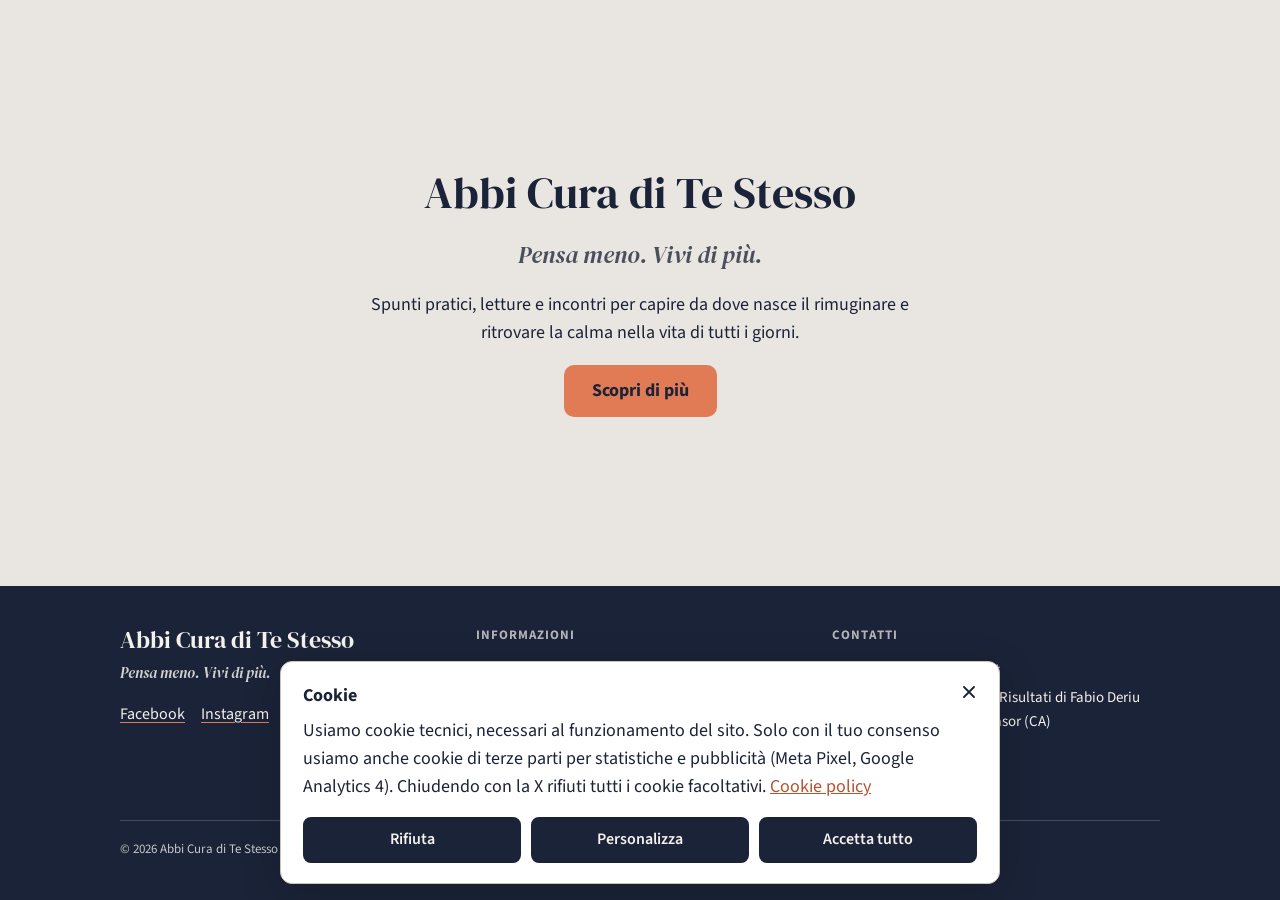
<file: index.html>
<!doctype html>
<html lang="it">
<head>
<meta charset="utf-8">
<meta name="viewport" content="width=device-width, initial-scale=1">
<!-- Banner cookie OAR: configurazione e componente. Devono stare PRIMA di qualsiasi tag di tracciamento. -->
<script src="/cookie-config.js"></script>
<script src="/cookie-consent.js"></script>
<!-- Google Analytics 4: parte solo con il consenso "Statistica". ID FITTIZIO: sostituire G-DEMO123456 con quello vero (2 punti). -->
<script type="text/plain" data-consent="analytics" data-service="ga4" data-src="https://www.googletagmanager.com/gtag/js?id=G-DEMO123456"></script>
<script type="text/plain" data-consent="analytics" data-service="ga4">
  gtag('js', new Date());
  gtag('config', 'G-DEMO123456');
</script>
<!-- Meta Pixel: parte solo con il consenso "Marketing". ID FITTIZIO: sostituire 000000000000000 con quello vero. Nessun <noscript>. -->
<script type="text/plain" data-consent="marketing" data-service="meta-pixel">
  !function(f,b,e,v,n,t,s){if(f.fbq)return;n=f.fbq=function(){n.callMethod?
  n.callMethod.apply(n,arguments):n.queue.push(arguments)};if(!f._fbq)f._fbq=n;
  n.push=n;n.loaded=!0;n.version='2.0';n.queue=[];t=b.createElement(e);t.async=!0;
  t.src=v;s=b.getElementsByTagName(e)[0];s.parentNode.insertBefore(t,s)}(window,
  document,'script','https://connect.facebook.net/en_US/fbevents.js');
  fbq('init', '000000000000000');
  fbq('track', 'PageView');
</script>
<meta name="robots" content="noindex, nofollow">
<title>Abbi Cura di Te Stesso</title>
<meta name="description" content="Abbi Cura di Te Stesso: spunti, incontri e letture per pensare meno e vivere di più.">
<link rel="stylesheet" href="/fonts/fonts.css">
<style>
:root{--bg:#E9E6E1;--card:#F4F1EC;--ink:#1B2338;--mut:#4A4F5C;--cta:#E07B56}
*{box-sizing:border-box}
body{margin:0;min-height:100vh;display:flex;flex-direction:column;background:var(--bg);color:var(--ink);font-family:'Source Sans 3',system-ui,sans-serif}
main{flex:1;display:flex;align-items:center;justify-content:center;padding:48px 16px}
.box{max-width:560px;text-align:center;display:flex;flex-direction:column;gap:18px;align-items:center}
h1{margin:0;font-family:'DM Serif Display',Georgia,serif;font-weight:400;font-size:44px;line-height:1.1}
.tag{margin:0;font-family:'DM Serif Display',Georgia,serif;font-style:italic;font-size:24px;color:var(--mut)}
p{margin:0;font-size:18px;line-height:1.55}
.cta{display:inline-flex;align-items:center;justify-content:center;min-height:52px;padding:0 28px;border-radius:10px;background:var(--cta);color:var(--ink);font-weight:700;font-size:18px;text-decoration:none}
</style>
</head>
<body>
<main>
<div class="box">
<h1>Abbi Cura di Te Stesso</h1>
<p class="tag">Pensa meno. Vivi di più.</p>
<p>Spunti pratici, letture e incontri per capire da dove nasce il rimuginare e ritrovare la calma nella vita di tutti i giorni.</p>
<a class="cta" href="/pensa-meno/">Scopri di più</a>
</div>
</main>
<footer class="site-footer">
<style>
.site-footer{width:100%;box-sizing:border-box;align-self:stretch;background:#1B2338;color:#F4F1EC;font-family:'Source Sans 3',system-ui,sans-serif;text-align:left;padding:40px 16px 40px}
.site-footer .sf-in{max-width:1040px;margin:0 auto;display:grid;grid-template-columns:repeat(3,minmax(0,1fr));gap:28px}
.site-footer .sf-brand{font-family:'DM Serif Display',Georgia,serif;font-size:24px;line-height:1.2;margin:0 0 6px}
.site-footer .sf-tag{font-family:'DM Serif Display',Georgia,serif;font-style:italic;opacity:.85;margin:0}
.site-footer h2{font-family:'Source Sans 3',system-ui,sans-serif;font-size:13px;letter-spacing:.08em;text-transform:uppercase;opacity:.7;margin:0 0 10px;font-weight:700}
.site-footer ul{list-style:none;margin:0;padding:0;display:flex;flex-direction:column;gap:6px}
.site-footer a{color:#F4F1EC;text-decoration:underline;text-decoration-color:#E07B56;text-underline-offset:3px;display:inline-block;padding:4px 0}
.site-footer a:hover{color:#E07B56}
.site-footer p{margin:0;font-size:15px;line-height:1.6}
.site-footer .sf-social{flex-direction:row;gap:16px;margin-top:14px}
.site-footer .sf-bottom{max-width:1040px;margin:28px auto 0;padding-top:18px;border-top:1px solid rgba(244,241,236,.2);display:flex;flex-direction:column;gap:8px}
.site-footer .sf-note,.site-footer .sf-copy{font-size:13px;opacity:.8}
@media (max-width:720px){.site-footer .sf-in{grid-template-columns:1fr;text-align:center}.site-footer ul{align-items:center}.site-footer .sf-social{justify-content:center}.site-footer .sf-bottom{text-align:center}}
</style>
<div class="sf-in">
<div>
<p class="sf-brand">Abbi Cura di Te Stesso</p>
<p class="sf-tag">Pensa meno. Vivi di più.</p>
<ul class="sf-social" aria-label="Social">
<li><a href="https://www.facebook.com/AbbiCuraDiTeStesso" target="_blank" rel="noopener">Facebook</a></li>
<li><a href="https://www.instagram.com/abbicura_ditestesso" target="_blank" rel="noopener">Instagram</a></li>
</ul>
</div>
<nav aria-label="Link del sito">
<h2>Informazioni</h2>
<ul>
<li><a href="/">Home</a></li>
<li><a href="/privacy/">Privacy policy</a></li>
<li><a href="/privacy/#cookie">Cookie</a></li>
<li><a href="#preferenze-cookie" data-cc="preferences">Preferenze cookie</a></li>
</ul>
</nav>
<div>
<h2>Contatti</h2>
<p><a href="mailto:info@abbicuraditestesso.it" data-track="contatto">info@abbicuraditestesso.it</a></p>
<p>Un progetto di Orientati ai Risultati di Fabio Deriu<br>Via Baronale 42, 09034 Villasor (CA)<br>P.IVA IT04168620922</p>
</div>
</div>
<div class="sf-bottom">

<p class="sf-copy">© 2026 Abbi Cura di Te Stesso · Orientati ai Risultati di Fabio Deriu</p>
</div>
</footer>
<script src="/tracking.js"></script>
</body>
</html>
</file>
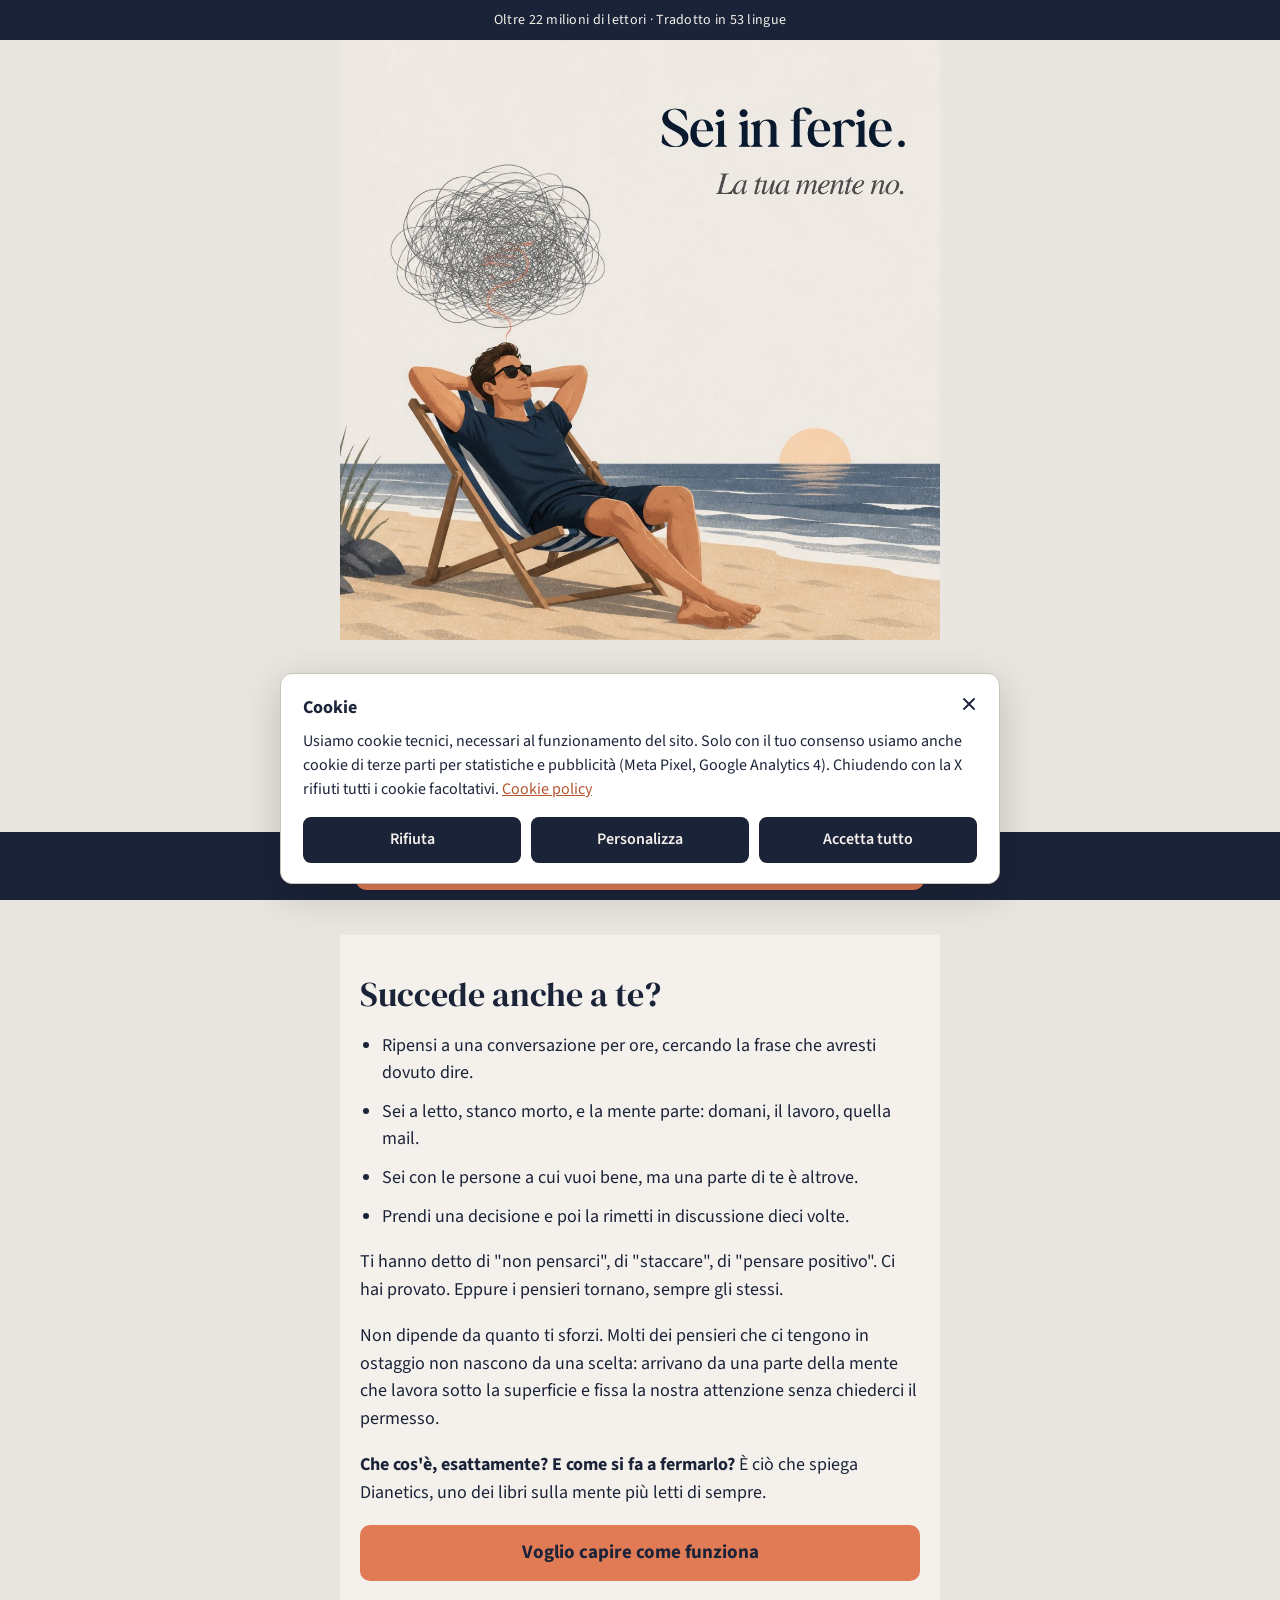
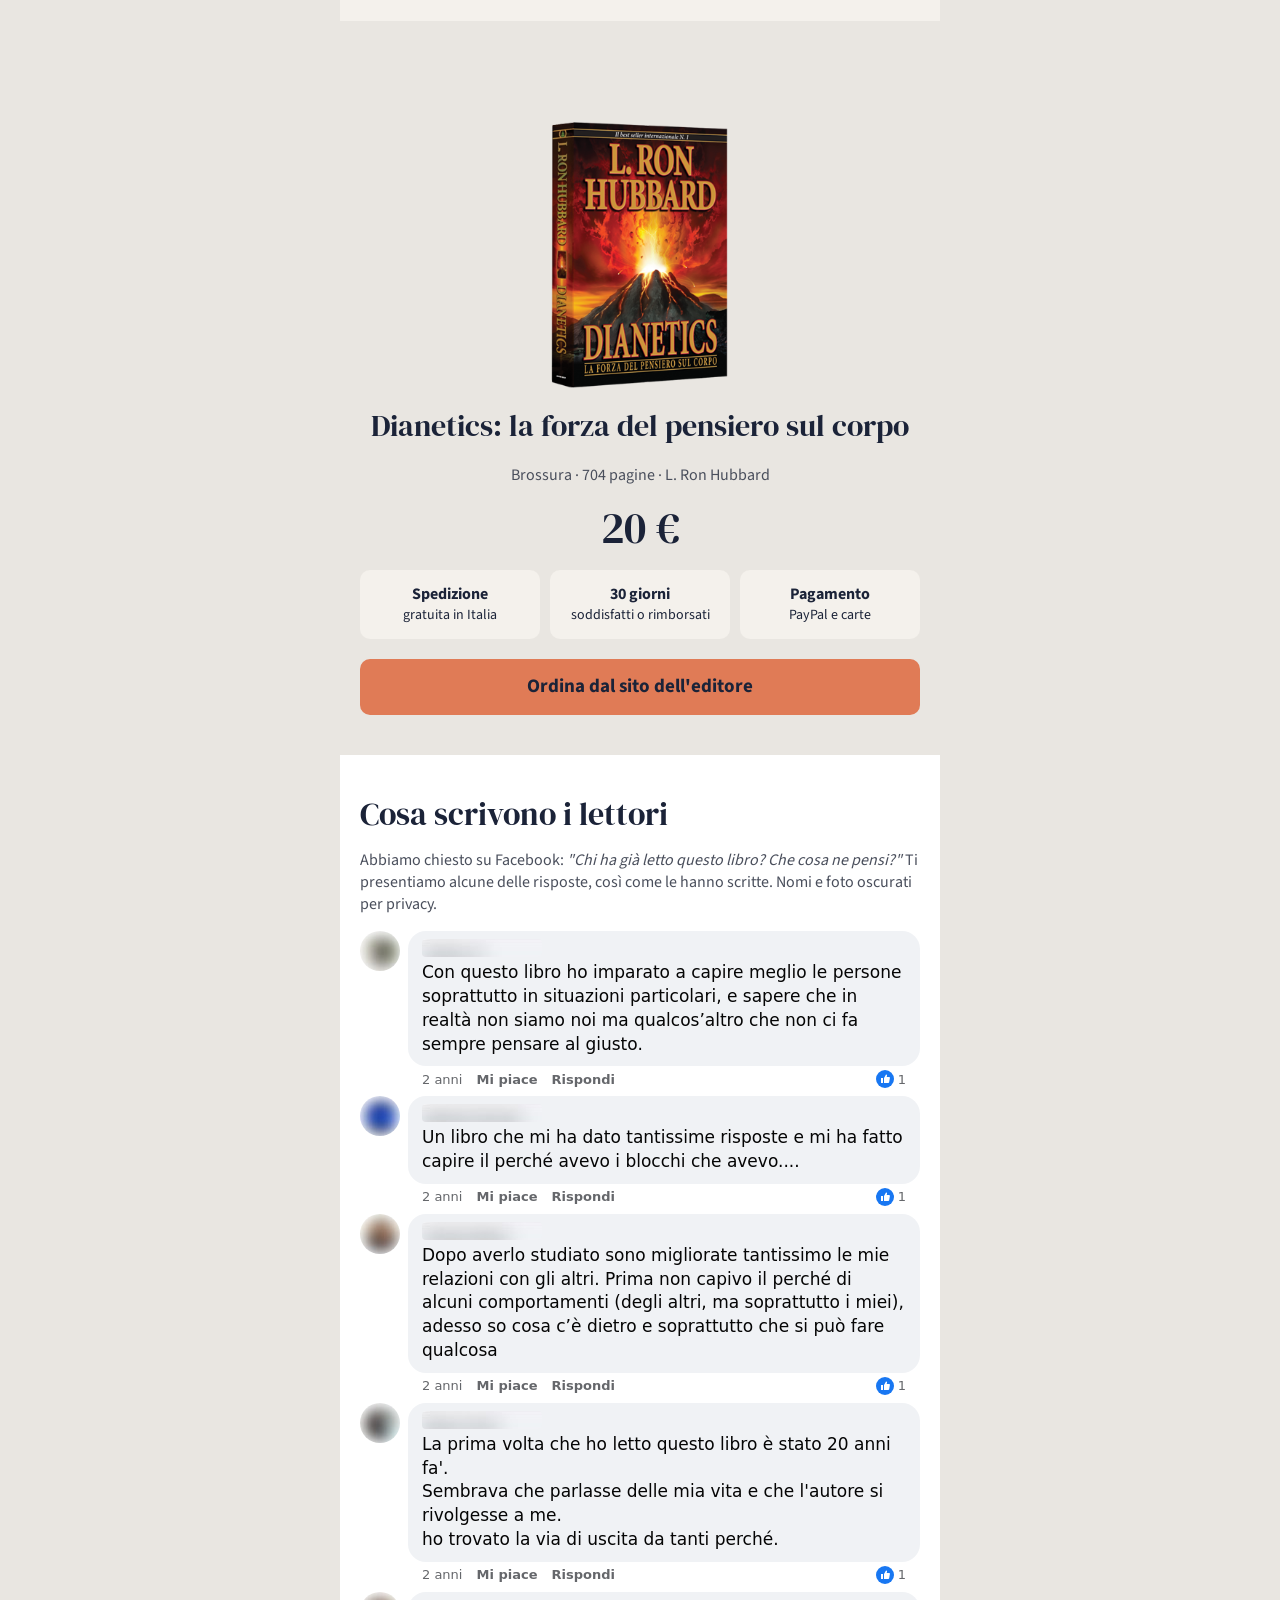
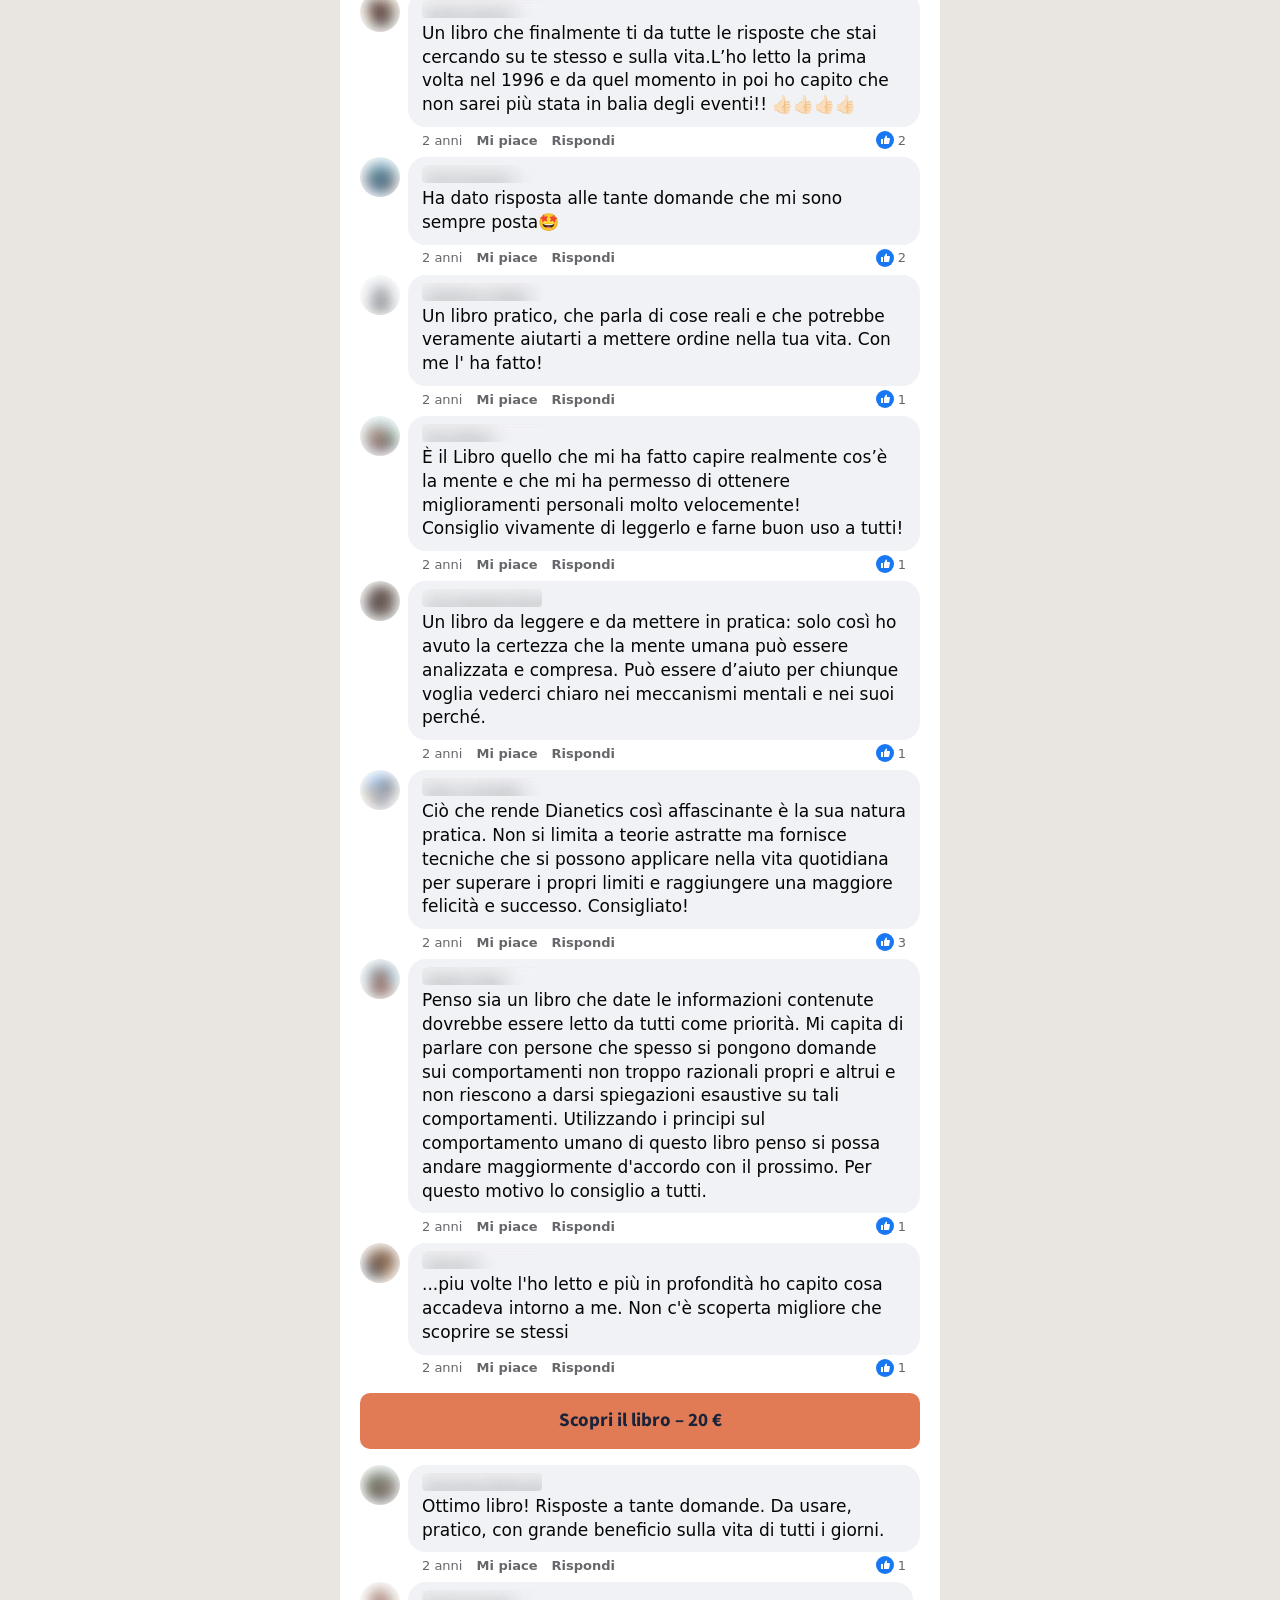
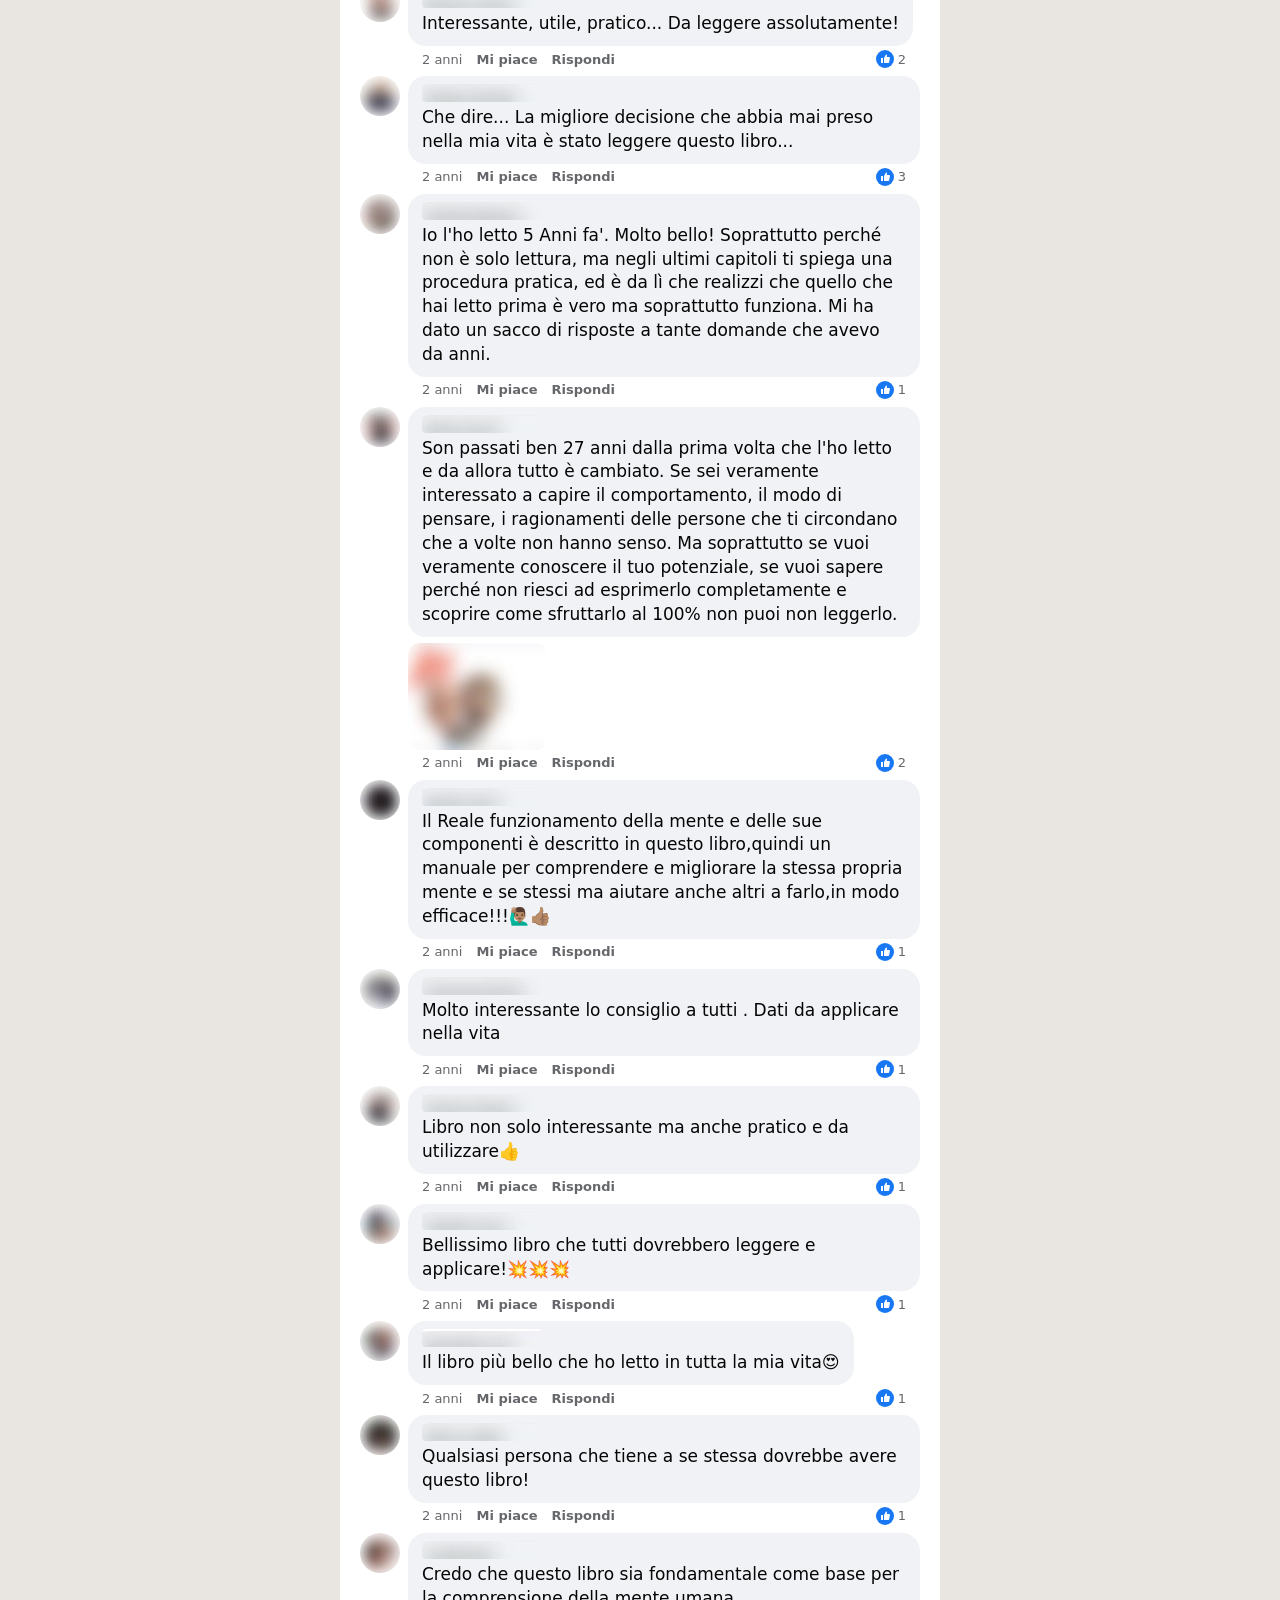
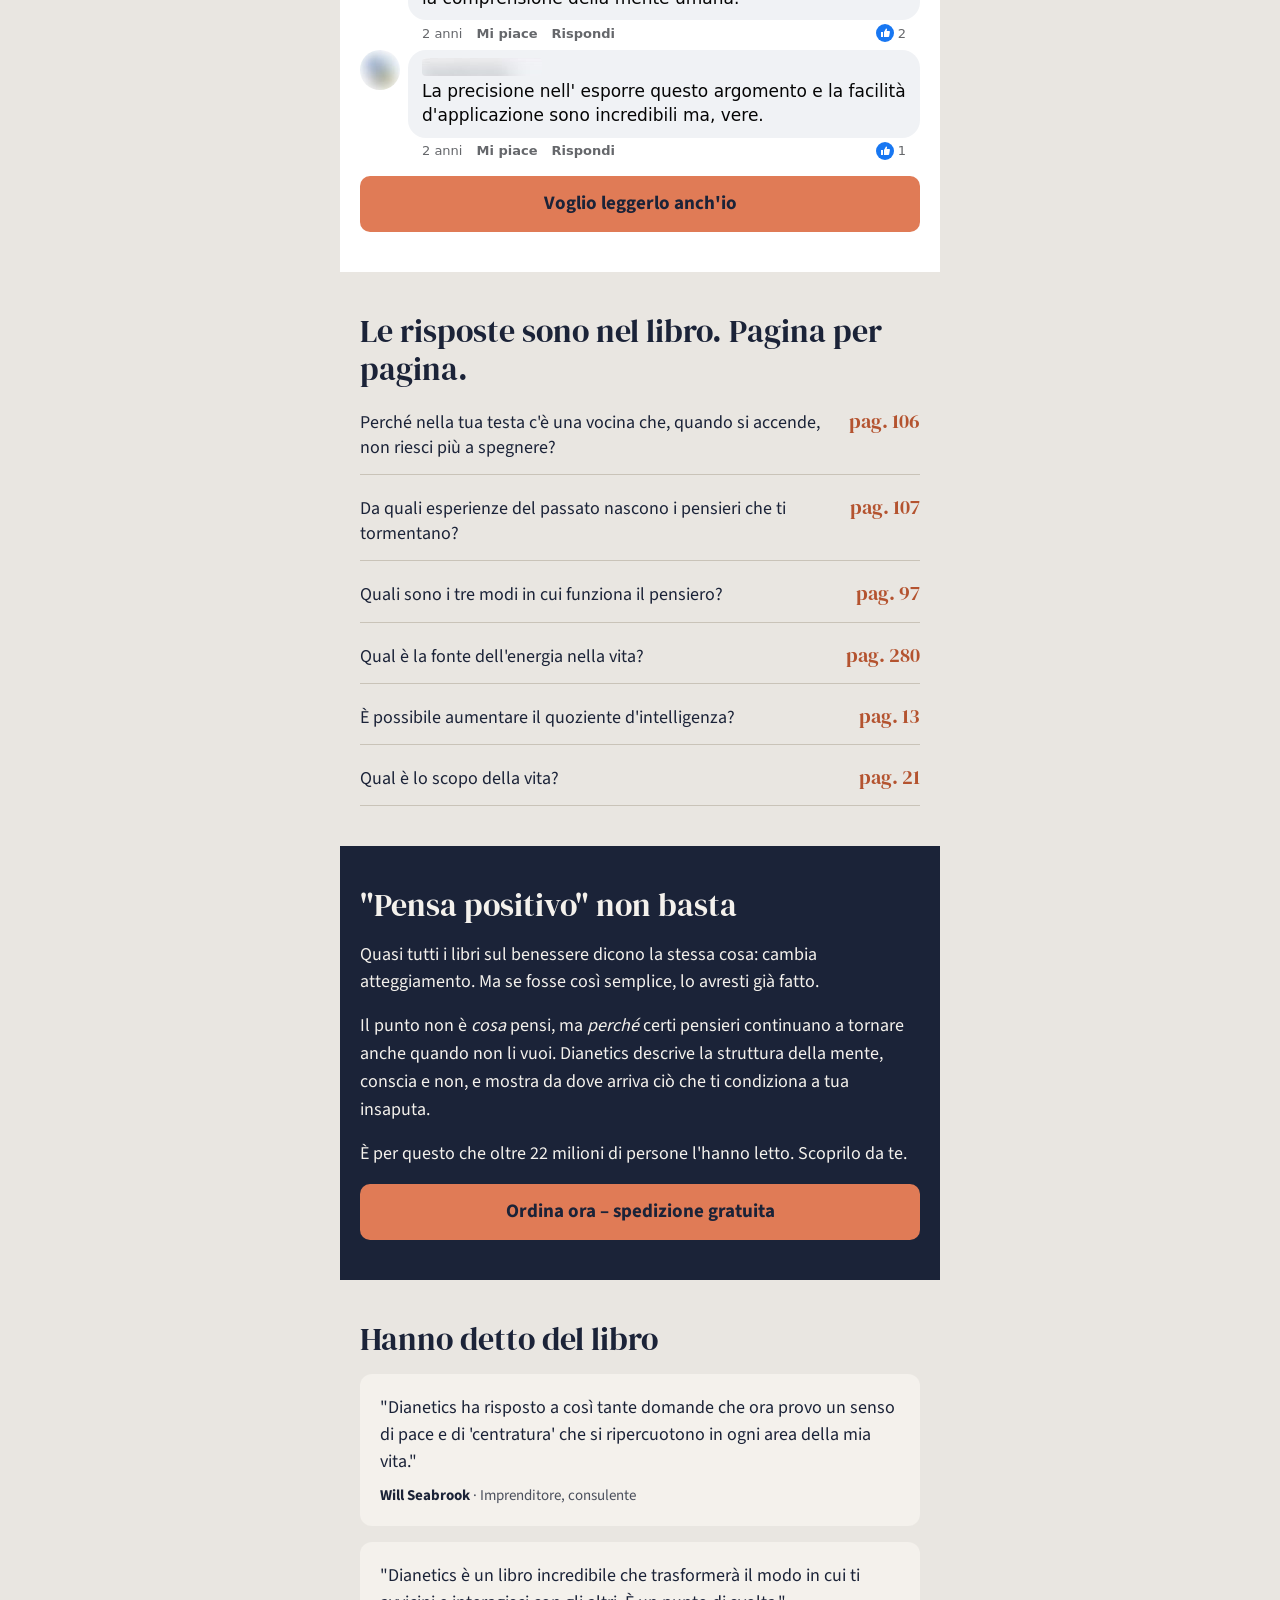
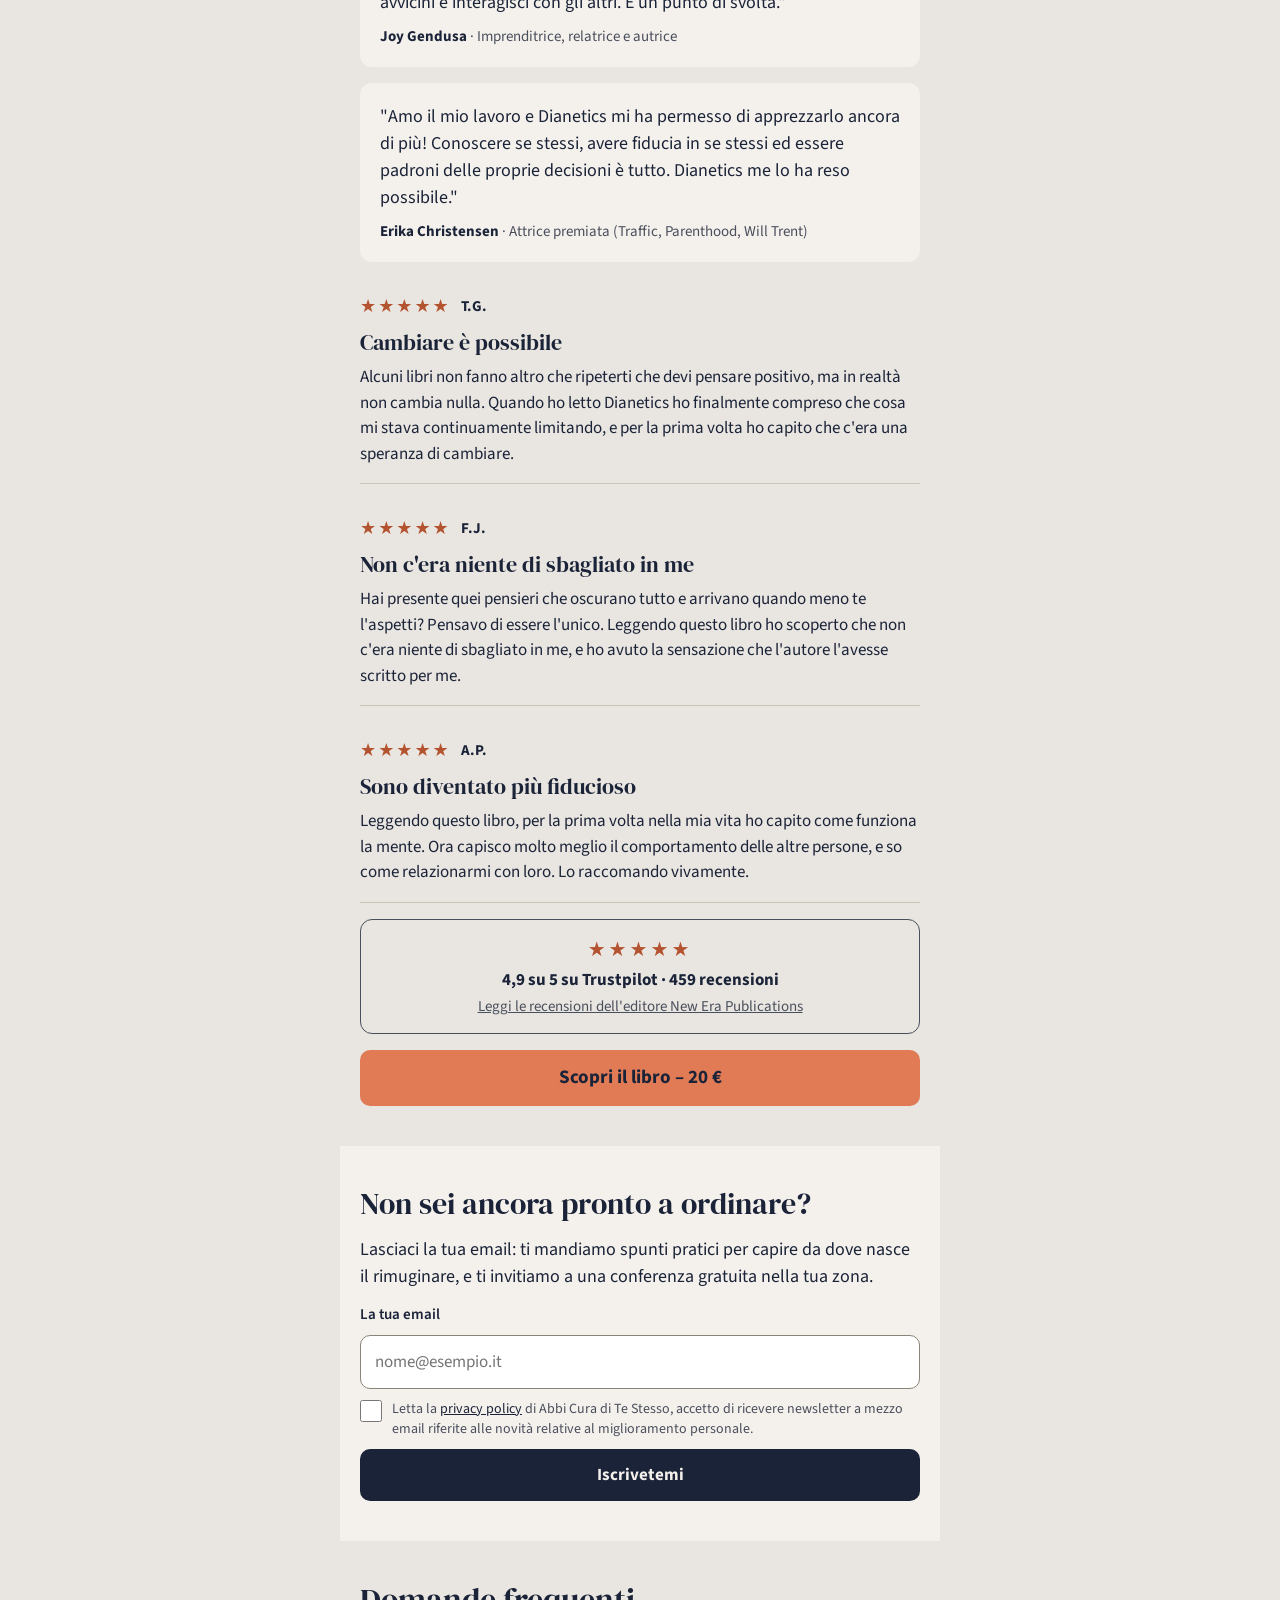
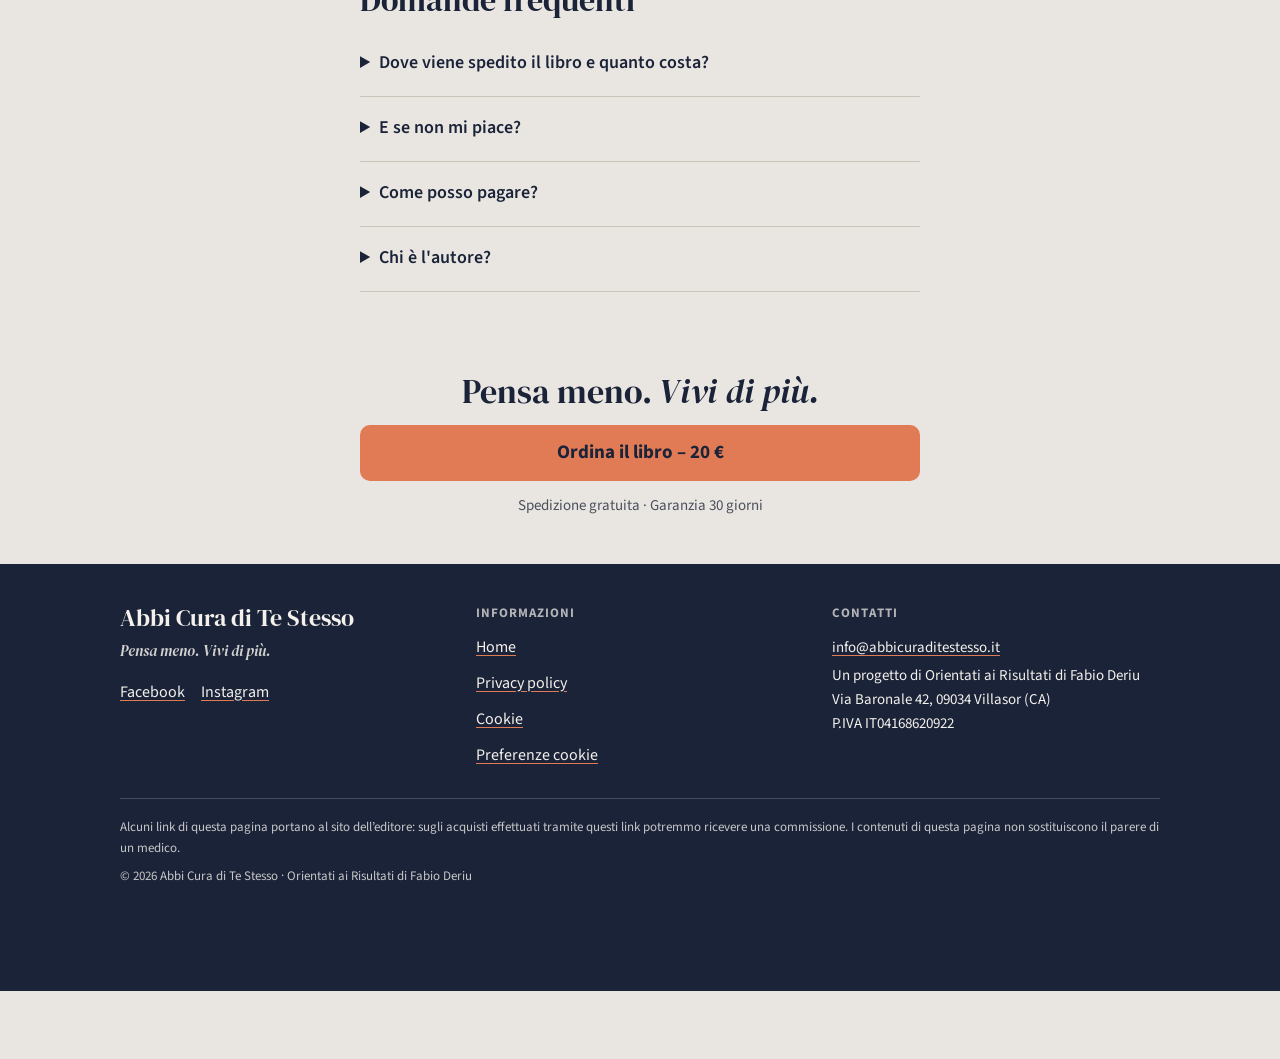
<file: pensa-meno/index.html>
<!doctype html>
<html lang="it">
<head>
<meta charset="utf-8">
<meta name="robots" content="noindex, nofollow">
<title>Pensi troppo? Pensa meno, vivi di più</title>
<meta http-equiv="refresh" content="0; url=/pensa-meno/v1/">
<script>
  // Default entry for the "pensa-meno" landing: keep any query string (?a=..., utm_*).
  location.replace('/pensa-meno/v1/' + location.search + location.hash);
</script>
</head>
<body>
<p><a href="/pensa-meno/v1/">Vai alla pagina</a></p>
</body>
</html>
</file>
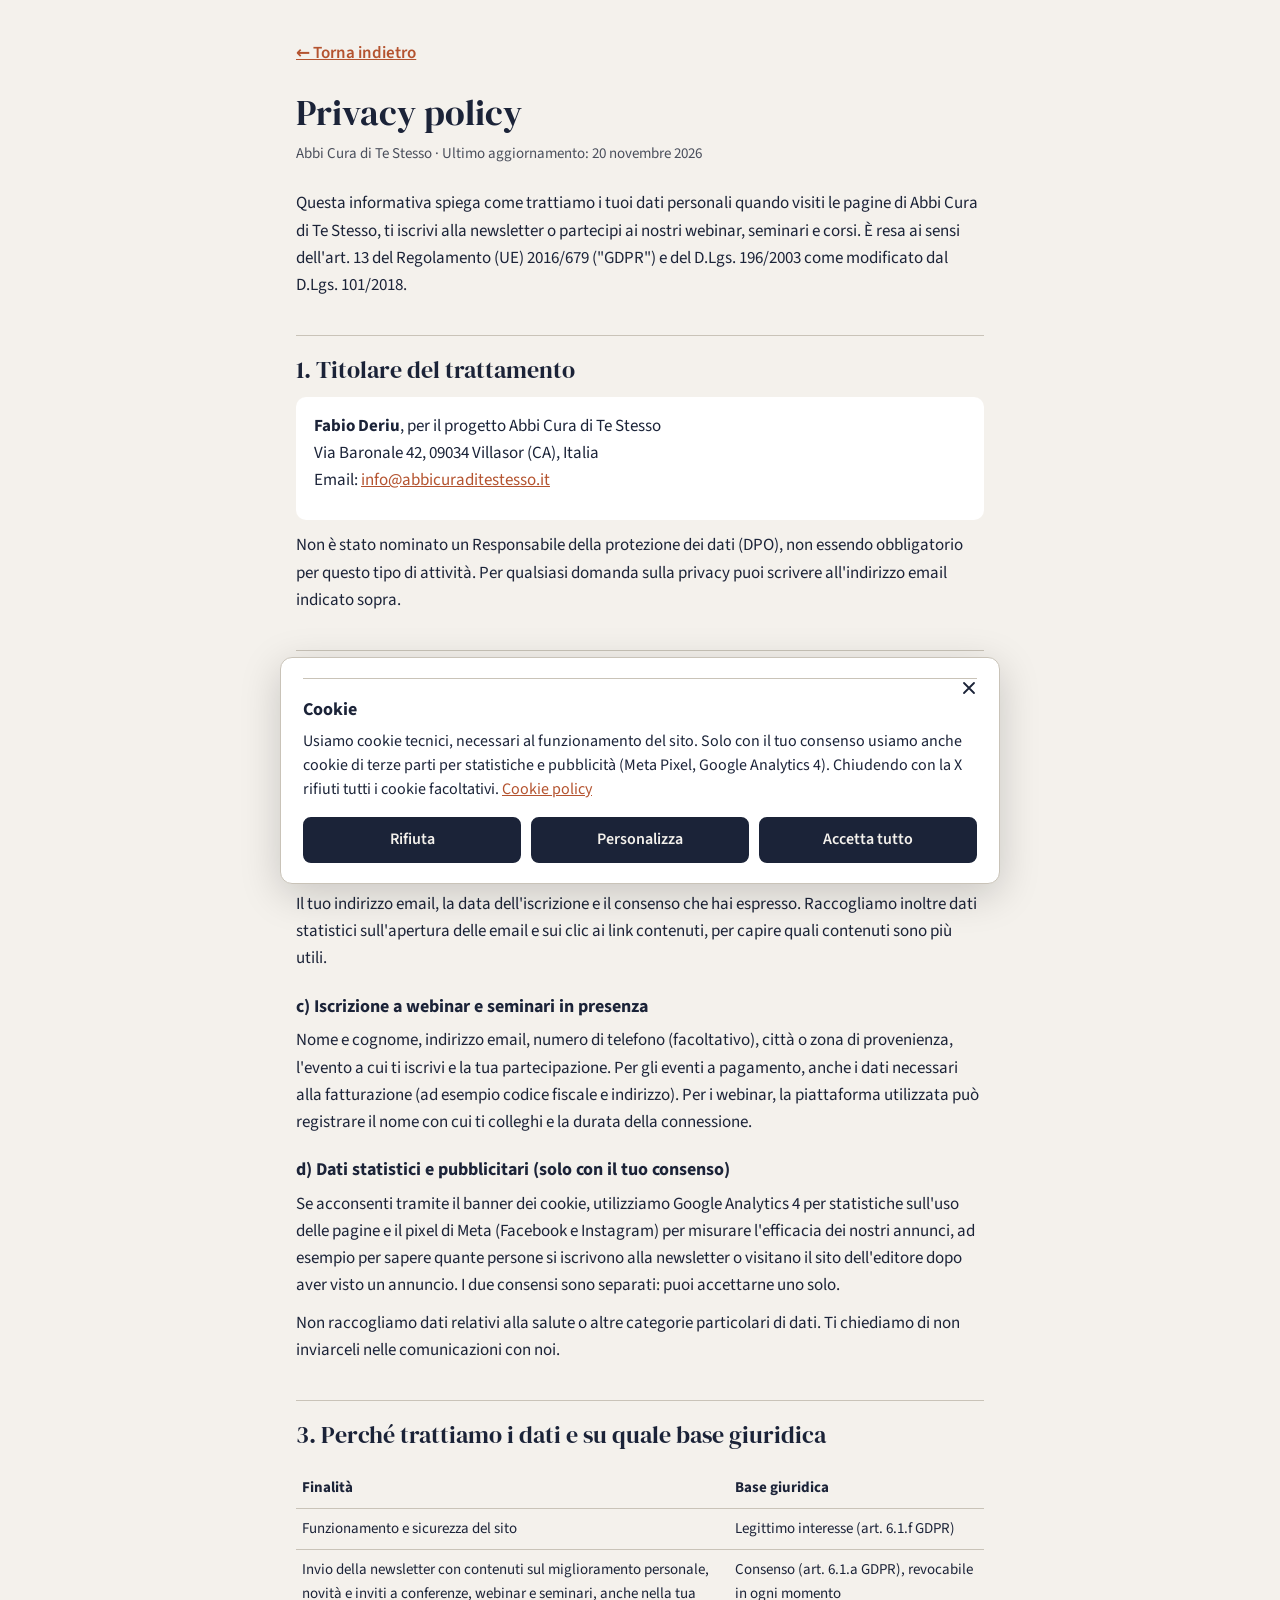
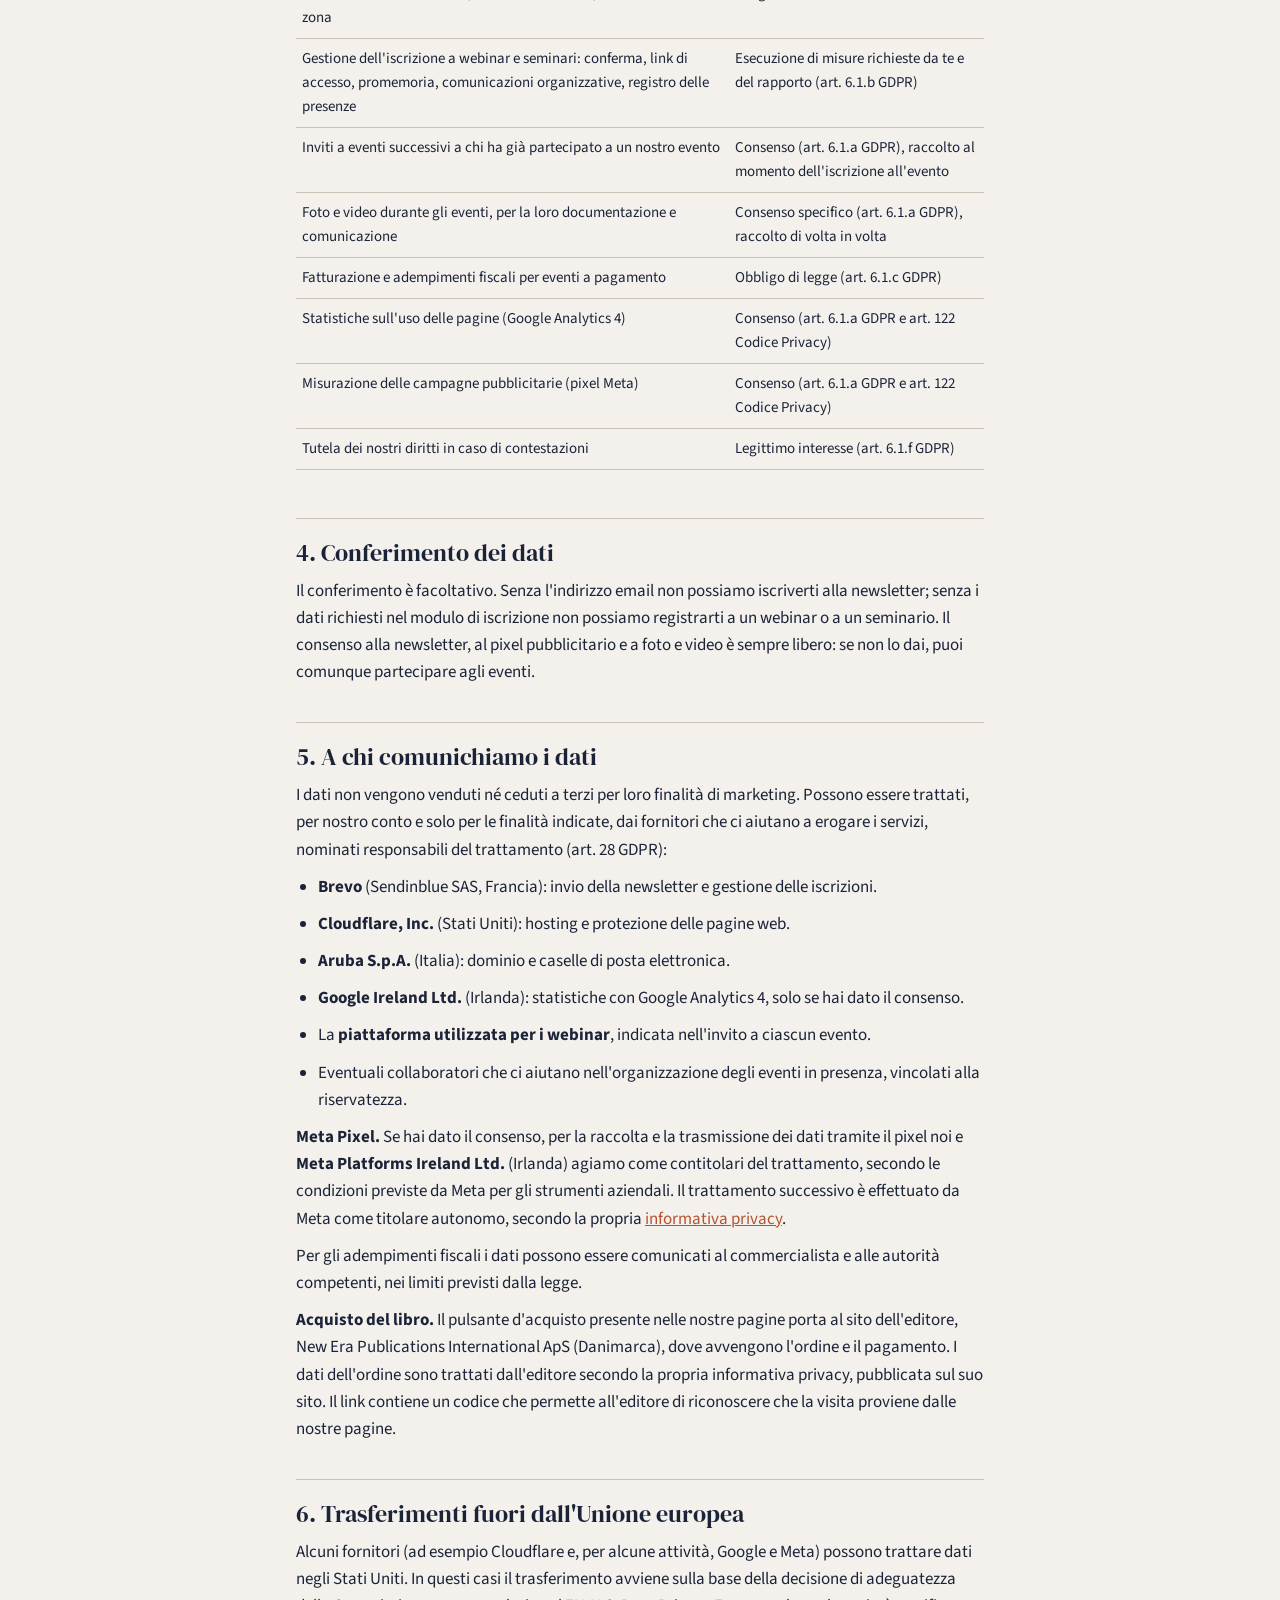
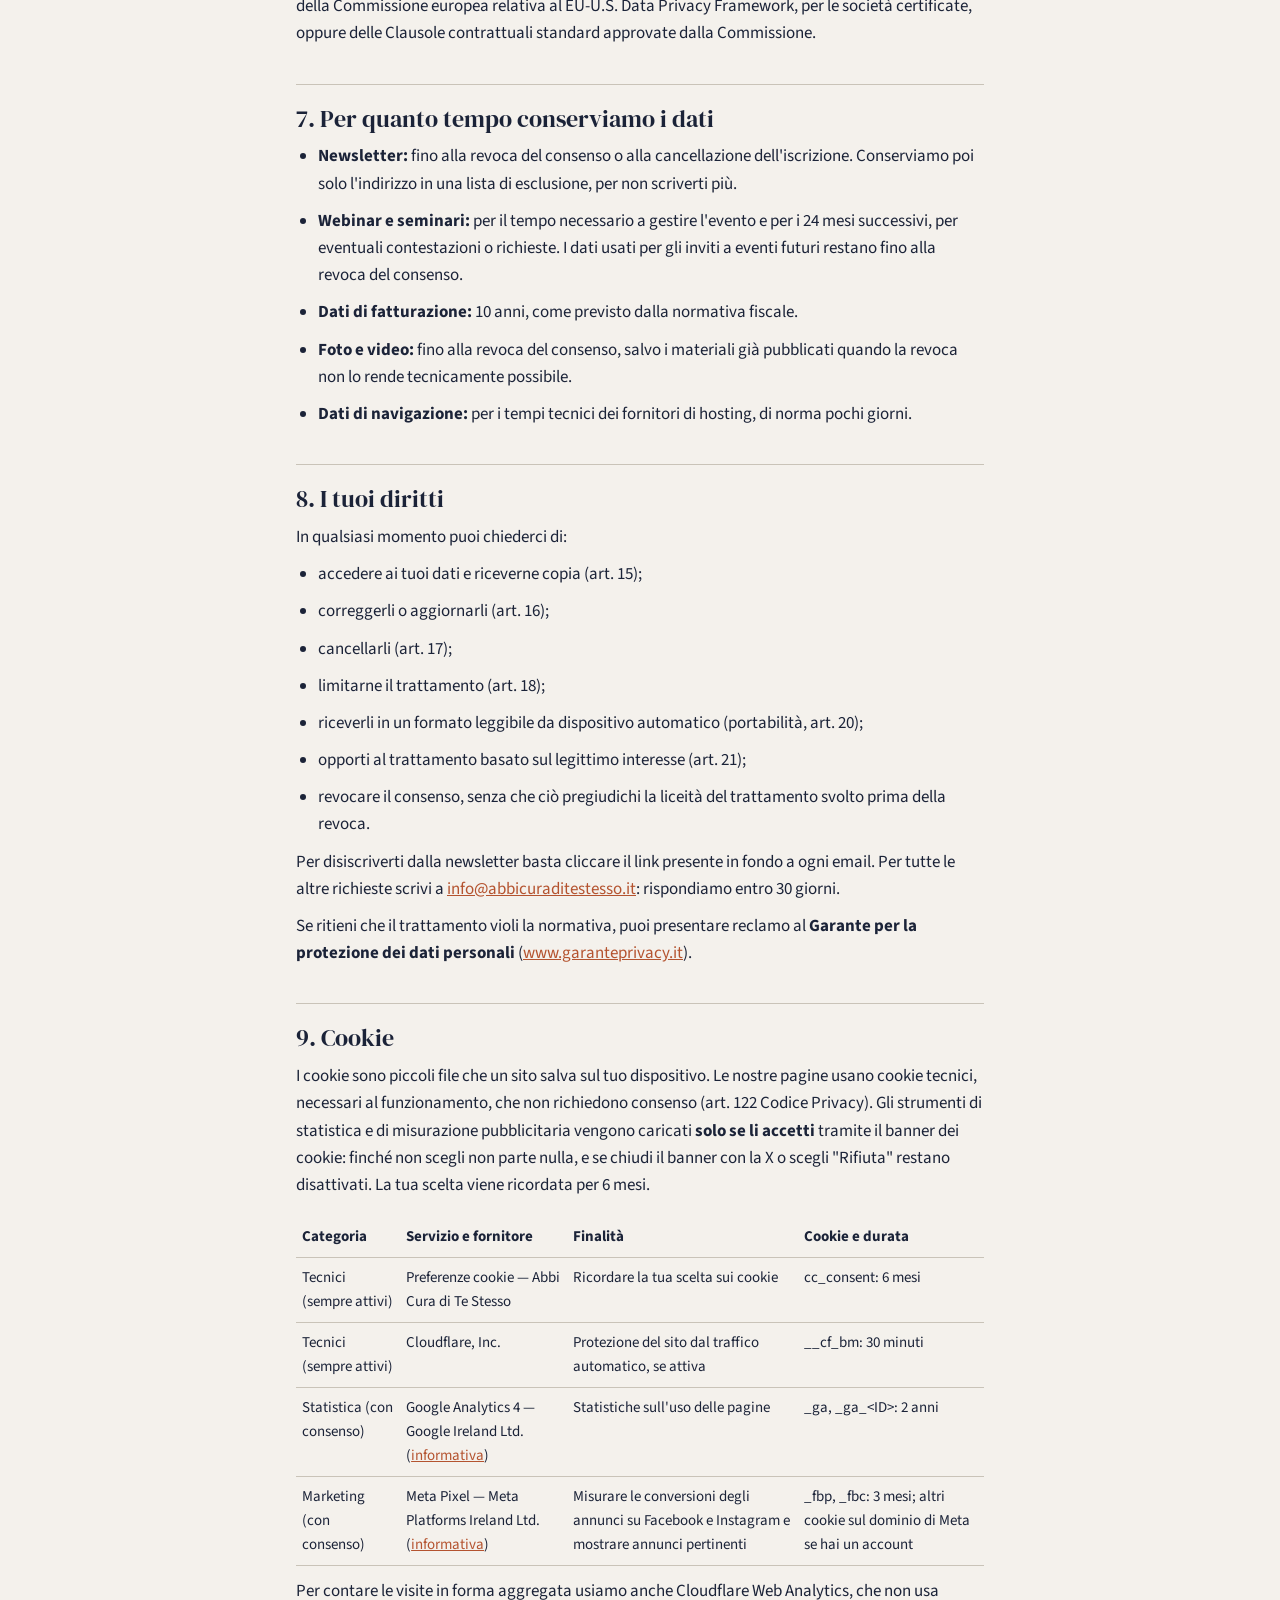
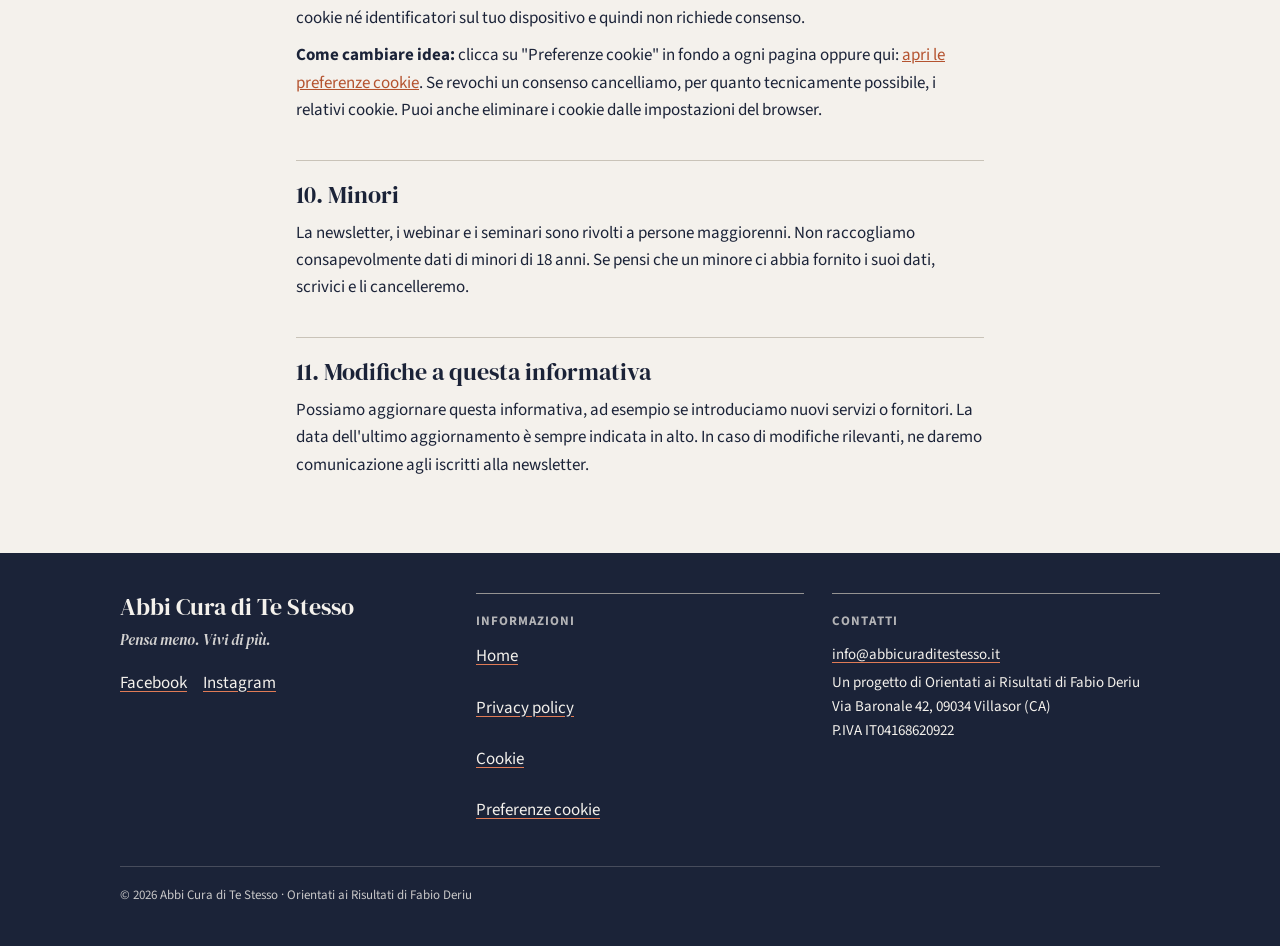
<file: privacy/index.html>
<!doctype html>
<html lang="it">
<head>
<meta charset="utf-8">
<meta name="viewport" content="width=device-width, initial-scale=1">
<!-- Banner cookie OAR: configurazione e componente. Devono stare PRIMA di qualsiasi tag di tracciamento. -->
<script src="/cookie-config.js"></script>
<script src="/cookie-consent.js"></script>
<!-- Google Analytics 4: parte solo con il consenso "Statistica". ID FITTIZIO: sostituire G-DEMO123456 con quello vero (2 punti). -->
<script type="text/plain" data-consent="analytics" data-service="ga4" data-src="https://www.googletagmanager.com/gtag/js?id=G-DEMO123456"></script>
<script type="text/plain" data-consent="analytics" data-service="ga4">
  gtag('js', new Date());
  gtag('config', 'G-DEMO123456');
</script>
<!-- Meta Pixel: parte solo con il consenso "Marketing". ID FITTIZIO: sostituire 000000000000000 con quello vero. Nessun <noscript>. -->
<script type="text/plain" data-consent="marketing" data-service="meta-pixel">
  !function(f,b,e,v,n,t,s){if(f.fbq)return;n=f.fbq=function(){n.callMethod?
  n.callMethod.apply(n,arguments):n.queue.push(arguments)};if(!f._fbq)f._fbq=n;
  n.push=n;n.loaded=!0;n.version='2.0';n.queue=[];t=b.createElement(e);t.async=!0;
  t.src=v;s=b.getElementsByTagName(e)[0];s.parentNode.insertBefore(t,s)}(window,
  document,'script','https://connect.facebook.net/en_US/fbevents.js');
  fbq('init', '000000000000000');
  fbq('track', 'PageView');
</script>
<title>Privacy policy – Abbi Cura di Te Stesso</title>
<meta name="description" content="Informativa sul trattamento dei dati personali di Abbi Cura di Te Stesso: newsletter, webinar e seminari in presenza.">
<link rel="stylesheet" href="/fonts/fonts.css">
<style>
:root{--bg:#F4F1EC;--ink:#1B2338;--mut:#4A4F5C;--ln:#C9C3B8;--acc:#B4532F}
*{box-sizing:border-box}
body{margin:0;background:var(--bg);color:var(--ink);font-family:'Source Sans 3',system-ui,sans-serif;font-size:17px;line-height:1.6}
main{max-width:720px;margin:0 auto;padding:40px 16px 64px}
h1,h2{font-family:'DM Serif Display',Georgia,serif;font-weight:400;line-height:1.2}
h1{font-size:36px;margin:0 0 8px}
h2{font-size:24px;margin:36px 0 10px;padding-top:20px;border-top:1px solid var(--ln)}
h3{font-size:18px;margin:20px 0 6px}
p,li{margin:0 0 10px}
ul{padding-left:22px;margin:0 0 10px}
a{color:var(--acc)}
.meta{color:var(--mut);font-size:15px;margin:0 0 24px}
.box{background:#fff;border-radius:10px;padding:16px 18px;margin:12px 0}
table{width:100%;border-collapse:collapse;font-size:15px;margin:8px 0 12px}
th,td{text-align:left;vertical-align:top;padding:8px 6px;border-bottom:1px solid var(--ln)}
th{font-weight:700}
.wrap{overflow-x:auto}
.back{display:inline-block;margin-bottom:24px;font-weight:600}
</style>
</head>
<body>
<main>
<a class="back" href="javascript:history.back()">← Torna indietro</a>
<h1>Privacy policy</h1>
<p class="meta">Abbi Cura di Te Stesso · Ultimo aggiornamento: 20 novembre 2026</p>

<p>Questa informativa spiega come trattiamo i tuoi dati personali quando visiti le pagine di Abbi Cura di Te Stesso, ti iscrivi alla newsletter o partecipi ai nostri webinar, seminari e corsi. È resa ai sensi dell'art. 13 del Regolamento (UE) 2016/679 ("GDPR") e del D.Lgs. 196/2003 come modificato dal D.Lgs. 101/2018.</p>

<h2>1. Titolare del trattamento</h2>
<div class="box">
<p><strong>Fabio Deriu</strong>, per il progetto Abbi Cura di Te Stesso<br>
Via Baronale 42, 09034 Villasor (CA), Italia<br>
Email: <a href="mailto:info@abbicuraditestesso.it">info@abbicuraditestesso.it</a></p>
</div>
<p>Non è stato nominato un Responsabile della protezione dei dati (DPO), non essendo obbligatorio per questo tipo di attività. Per qualsiasi domanda sulla privacy puoi scrivere all'indirizzo email indicato sopra.</p>

<h2>2. Quali dati raccogliamo</h2>
<h3>a) Dati di navigazione</h3>
<p>Quando visiti le nostre pagine, i sistemi che le ospitano registrano automaticamente alcuni dati tecnici: indirizzo IP, tipo di browser e dispositivo, pagine visitate, data e ora della richiesta. Servono a far funzionare il sito e a proteggerlo da abusi.</p>
<h3>b) Iscrizione alla newsletter</h3>
<p>Il tuo indirizzo email, la data dell'iscrizione e il consenso che hai espresso. Raccogliamo inoltre dati statistici sull'apertura delle email e sui clic ai link contenuti, per capire quali contenuti sono più utili.</p>
<h3>c) Iscrizione a webinar e seminari in presenza</h3>
<p>Nome e cognome, indirizzo email, numero di telefono (facoltativo), città o zona di provenienza, l'evento a cui ti iscrivi e la tua partecipazione. Per gli eventi a pagamento, anche i dati necessari alla fatturazione (ad esempio codice fiscale e indirizzo). Per i webinar, la piattaforma utilizzata può registrare il nome con cui ti colleghi e la durata della connessione.</p>
<h3>d) Dati statistici e pubblicitari (solo con il tuo consenso)</h3>
<p>Se acconsenti tramite il banner dei cookie, utilizziamo Google Analytics 4 per statistiche sull'uso delle pagine e il pixel di Meta (Facebook e Instagram) per misurare l'efficacia dei nostri annunci, ad esempio per sapere quante persone si iscrivono alla newsletter o visitano il sito dell'editore dopo aver visto un annuncio. I due consensi sono separati: puoi accettarne uno solo.</p>
<p>Non raccogliamo dati relativi alla salute o altre categorie particolari di dati. Ti chiediamo di non inviarceli nelle comunicazioni con noi.</p>

<h2>3. Perché trattiamo i dati e su quale base giuridica</h2>
<div class="wrap">
<table>
<thead><tr><th>Finalità</th><th>Base giuridica</th></tr></thead>
<tbody>
<tr><td>Funzionamento e sicurezza del sito</td><td>Legittimo interesse (art. 6.1.f GDPR)</td></tr>
<tr><td>Invio della newsletter con contenuti sul miglioramento personale, novità e inviti a conferenze, webinar e seminari, anche nella tua zona</td><td>Consenso (art. 6.1.a GDPR), revocabile in ogni momento</td></tr>
<tr><td>Gestione dell'iscrizione a webinar e seminari: conferma, link di accesso, promemoria, comunicazioni organizzative, registro delle presenze</td><td>Esecuzione di misure richieste da te e del rapporto (art. 6.1.b GDPR)</td></tr>
<tr><td>Inviti a eventi successivi a chi ha già partecipato a un nostro evento</td><td>Consenso (art. 6.1.a GDPR), raccolto al momento dell'iscrizione all'evento</td></tr>
<tr><td>Foto e video durante gli eventi, per la loro documentazione e comunicazione</td><td>Consenso specifico (art. 6.1.a GDPR), raccolto di volta in volta</td></tr>
<tr><td>Fatturazione e adempimenti fiscali per eventi a pagamento</td><td>Obbligo di legge (art. 6.1.c GDPR)</td></tr>
<tr><td>Statistiche sull'uso delle pagine (Google Analytics 4)</td><td>Consenso (art. 6.1.a GDPR e art. 122 Codice Privacy)</td></tr>
<tr><td>Misurazione delle campagne pubblicitarie (pixel Meta)</td><td>Consenso (art. 6.1.a GDPR e art. 122 Codice Privacy)</td></tr>
<tr><td>Tutela dei nostri diritti in caso di contestazioni</td><td>Legittimo interesse (art. 6.1.f GDPR)</td></tr>
</tbody>
</table>
</div>

<h2>4. Conferimento dei dati</h2>
<p>Il conferimento è facoltativo. Senza l'indirizzo email non possiamo iscriverti alla newsletter; senza i dati richiesti nel modulo di iscrizione non possiamo registrarti a un webinar o a un seminario. Il consenso alla newsletter, al pixel pubblicitario e a foto e video è sempre libero: se non lo dai, puoi comunque partecipare agli eventi.</p>

<h2>5. A chi comunichiamo i dati</h2>
<p>I dati non vengono venduti né ceduti a terzi per loro finalità di marketing. Possono essere trattati, per nostro conto e solo per le finalità indicate, dai fornitori che ci aiutano a erogare i servizi, nominati responsabili del trattamento (art. 28 GDPR):</p>
<ul>
<li><strong>Brevo</strong> (Sendinblue SAS, Francia): invio della newsletter e gestione delle iscrizioni.</li>
<li><strong>Cloudflare, Inc.</strong> (Stati Uniti): hosting e protezione delle pagine web.</li>
<li><strong>Aruba S.p.A.</strong> (Italia): dominio e caselle di posta elettronica.</li>
<li><strong>Google Ireland Ltd.</strong> (Irlanda): statistiche con Google Analytics 4, solo se hai dato il consenso.</li>
<li>La <strong>piattaforma utilizzata per i webinar</strong>, indicata nell'invito a ciascun evento.</li>
<li>Eventuali collaboratori che ci aiutano nell'organizzazione degli eventi in presenza, vincolati alla riservatezza.</li>
</ul>
<p><strong>Meta Pixel.</strong> Se hai dato il consenso, per la raccolta e la trasmissione dei dati tramite il pixel noi e <strong>Meta Platforms Ireland Ltd.</strong> (Irlanda) agiamo come contitolari del trattamento, secondo le condizioni previste da Meta per gli strumenti aziendali. Il trattamento successivo è effettuato da Meta come titolare autonomo, secondo la propria <a href="https://www.facebook.com/privacy/policy/" target="_blank" rel="noopener">informativa privacy</a>.</p>
<p>Per gli adempimenti fiscali i dati possono essere comunicati al commercialista e alle autorità competenti, nei limiti previsti dalla legge.</p>
<p><strong>Acquisto del libro.</strong> Il pulsante d'acquisto presente nelle nostre pagine porta al sito dell'editore, New Era Publications International ApS (Danimarca), dove avvengono l'ordine e il pagamento. I dati dell'ordine sono trattati dall'editore secondo la propria informativa privacy, pubblicata sul suo sito. Il link contiene un codice che permette all'editore di riconoscere che la visita proviene dalle nostre pagine.</p>

<h2>6. Trasferimenti fuori dall'Unione europea</h2>
<p>Alcuni fornitori (ad esempio Cloudflare e, per alcune attività, Google e Meta) possono trattare dati negli Stati Uniti. In questi casi il trasferimento avviene sulla base della decisione di adeguatezza della Commissione europea relativa al EU-U.S. Data Privacy Framework, per le società certificate, oppure delle Clausole contrattuali standard approvate dalla Commissione.</p>

<h2>7. Per quanto tempo conserviamo i dati</h2>
<ul>
<li><strong>Newsletter:</strong> fino alla revoca del consenso o alla cancellazione dell'iscrizione. Conserviamo poi solo l'indirizzo in una lista di esclusione, per non scriverti più.</li>
<li><strong>Webinar e seminari:</strong> per il tempo necessario a gestire l'evento e per i 24 mesi successivi, per eventuali contestazioni o richieste. I dati usati per gli inviti a eventi futuri restano fino alla revoca del consenso.</li>
<li><strong>Dati di fatturazione:</strong> 10 anni, come previsto dalla normativa fiscale.</li>
<li><strong>Foto e video:</strong> fino alla revoca del consenso, salvo i materiali già pubblicati quando la revoca non lo rende tecnicamente possibile.</li>
<li><strong>Dati di navigazione:</strong> per i tempi tecnici dei fornitori di hosting, di norma pochi giorni.</li>
</ul>

<h2>8. I tuoi diritti</h2>
<p>In qualsiasi momento puoi chiederci di:</p>
<ul>
<li>accedere ai tuoi dati e riceverne copia (art. 15);</li>
<li>correggerli o aggiornarli (art. 16);</li>
<li>cancellarli (art. 17);</li>
<li>limitarne il trattamento (art. 18);</li>
<li>riceverli in un formato leggibile da dispositivo automatico (portabilità, art. 20);</li>
<li>opporti al trattamento basato sul legittimo interesse (art. 21);</li>
<li>revocare il consenso, senza che ciò pregiudichi la liceità del trattamento svolto prima della revoca.</li>
</ul>
<p>Per disiscriverti dalla newsletter basta cliccare il link presente in fondo a ogni email. Per tutte le altre richieste scrivi a <a href="mailto:info@abbicuraditestesso.it">info@abbicuraditestesso.it</a>: rispondiamo entro 30 giorni.</p>
<p>Se ritieni che il trattamento violi la normativa, puoi presentare reclamo al <strong>Garante per la protezione dei dati personali</strong> (<a href="https://www.garanteprivacy.it" target="_blank" rel="noopener">www.garanteprivacy.it</a>).</p>

<h2 id="cookie">9. Cookie</h2>
<p>I cookie sono piccoli file che un sito salva sul tuo dispositivo. Le nostre pagine usano cookie tecnici, necessari al funzionamento, che non richiedono consenso (art. 122 Codice Privacy). Gli strumenti di statistica e di misurazione pubblicitaria vengono caricati <strong>solo se li accetti</strong> tramite il banner dei cookie: finché non scegli non parte nulla, e se chiudi il banner con la X o scegli "Rifiuta" restano disattivati. La tua scelta viene ricordata per 6 mesi.</p>
<div class="wrap">
<table>
<thead><tr><th>Categoria</th><th>Servizio e fornitore</th><th>Finalità</th><th>Cookie e durata</th></tr></thead>
<tbody>
<tr><td>Tecnici (sempre attivi)</td><td>Preferenze cookie — Abbi Cura di Te Stesso</td><td>Ricordare la tua scelta sui cookie</td><td>cc_consent: 6 mesi</td></tr>
<tr><td>Tecnici (sempre attivi)</td><td>Cloudflare, Inc.</td><td>Protezione del sito dal traffico automatico, se attiva</td><td>__cf_bm: 30 minuti</td></tr>
<tr><td>Statistica (con consenso)</td><td>Google Analytics 4 — Google Ireland Ltd. (<a href="https://policies.google.com/privacy" target="_blank" rel="noopener">informativa</a>)</td><td>Statistiche sull'uso delle pagine</td><td>_ga, _ga_&lt;ID&gt;: 2 anni</td></tr>
<tr><td>Marketing (con consenso)</td><td>Meta Pixel — Meta Platforms Ireland Ltd. (<a href="https://www.facebook.com/privacy/policy/" target="_blank" rel="noopener">informativa</a>)</td><td>Misurare le conversioni degli annunci su Facebook e Instagram e mostrare annunci pertinenti</td><td>_fbp, _fbc: 3 mesi; altri cookie sul dominio di Meta se hai un account</td></tr>
</tbody>
</table>
</div>
<p>Per contare le visite in forma aggregata usiamo anche Cloudflare Web Analytics, che non usa cookie né identificatori sul tuo dispositivo e quindi non richiede consenso.</p>
<p><strong>Come cambiare idea:</strong> clicca su "Preferenze cookie" in fondo a ogni pagina oppure qui: <a href="#preferenze-cookie" data-cc="preferences">apri le preferenze cookie</a>. Se revochi un consenso cancelliamo, per quanto tecnicamente possibile, i relativi cookie. Puoi anche eliminare i cookie dalle impostazioni del browser.</p>

<h2>10. Minori</h2>
<p>La newsletter, i webinar e i seminari sono rivolti a persone maggiorenni. Non raccogliamo consapevolmente dati di minori di 18 anni. Se pensi che un minore ci abbia fornito i suoi dati, scrivici e li cancelleremo.</p>

<h2>11. Modifiche a questa informativa</h2>
<p>Possiamo aggiornare questa informativa, ad esempio se introduciamo nuovi servizi o fornitori. La data dell'ultimo aggiornamento è sempre indicata in alto. In caso di modifiche rilevanti, ne daremo comunicazione agli iscritti alla newsletter.</p>
</main>
<footer class="site-footer">
<style>
.site-footer{width:100%;box-sizing:border-box;align-self:stretch;background:#1B2338;color:#F4F1EC;font-family:'Source Sans 3',system-ui,sans-serif;text-align:left;padding:40px 16px 40px}
.site-footer .sf-in{max-width:1040px;margin:0 auto;display:grid;grid-template-columns:repeat(3,minmax(0,1fr));gap:28px}
.site-footer .sf-brand{font-family:'DM Serif Display',Georgia,serif;font-size:24px;line-height:1.2;margin:0 0 6px}
.site-footer .sf-tag{font-family:'DM Serif Display',Georgia,serif;font-style:italic;opacity:.85;margin:0}
.site-footer h2{font-family:'Source Sans 3',system-ui,sans-serif;font-size:13px;letter-spacing:.08em;text-transform:uppercase;opacity:.7;margin:0 0 10px;font-weight:700}
.site-footer ul{list-style:none;margin:0;padding:0;display:flex;flex-direction:column;gap:6px}
.site-footer a{color:#F4F1EC;text-decoration:underline;text-decoration-color:#E07B56;text-underline-offset:3px;display:inline-block;padding:4px 0}
.site-footer a:hover{color:#E07B56}
.site-footer p{margin:0;font-size:15px;line-height:1.6}
.site-footer .sf-social{flex-direction:row;gap:16px;margin-top:14px}
.site-footer .sf-bottom{max-width:1040px;margin:28px auto 0;padding-top:18px;border-top:1px solid rgba(244,241,236,.2);display:flex;flex-direction:column;gap:8px}
.site-footer .sf-note,.site-footer .sf-copy{font-size:13px;opacity:.8}
@media (max-width:720px){.site-footer .sf-in{grid-template-columns:1fr;text-align:center}.site-footer ul{align-items:center}.site-footer .sf-social{justify-content:center}.site-footer .sf-bottom{text-align:center}}
</style>
<div class="sf-in">
<div>
<p class="sf-brand">Abbi Cura di Te Stesso</p>
<p class="sf-tag">Pensa meno. Vivi di più.</p>
<ul class="sf-social" aria-label="Social">
<li><a href="https://www.facebook.com/AbbiCuraDiTeStesso" target="_blank" rel="noopener">Facebook</a></li>
<li><a href="https://www.instagram.com/abbicura_ditestesso" target="_blank" rel="noopener">Instagram</a></li>
</ul>
</div>
<nav aria-label="Link del sito">
<h2>Informazioni</h2>
<ul>
<li><a href="/">Home</a></li>
<li><a href="/privacy/">Privacy policy</a></li>
<li><a href="/privacy/#cookie">Cookie</a></li>
<li><a href="#preferenze-cookie" data-cc="preferences">Preferenze cookie</a></li>
</ul>
</nav>
<div>
<h2>Contatti</h2>
<p><a href="mailto:info@abbicuraditestesso.it" data-track="contatto">info@abbicuraditestesso.it</a></p>
<p>Un progetto di Orientati ai Risultati di Fabio Deriu<br>Via Baronale 42, 09034 Villasor (CA)<br>P.IVA IT04168620922</p>
</div>
</div>
<div class="sf-bottom">

<p class="sf-copy">© 2026 Abbi Cura di Te Stesso · Orientati ai Risultati di Fabio Deriu</p>
</div>
</footer>
<script src="/tracking.js"></script>
</body>
</html>
</file>
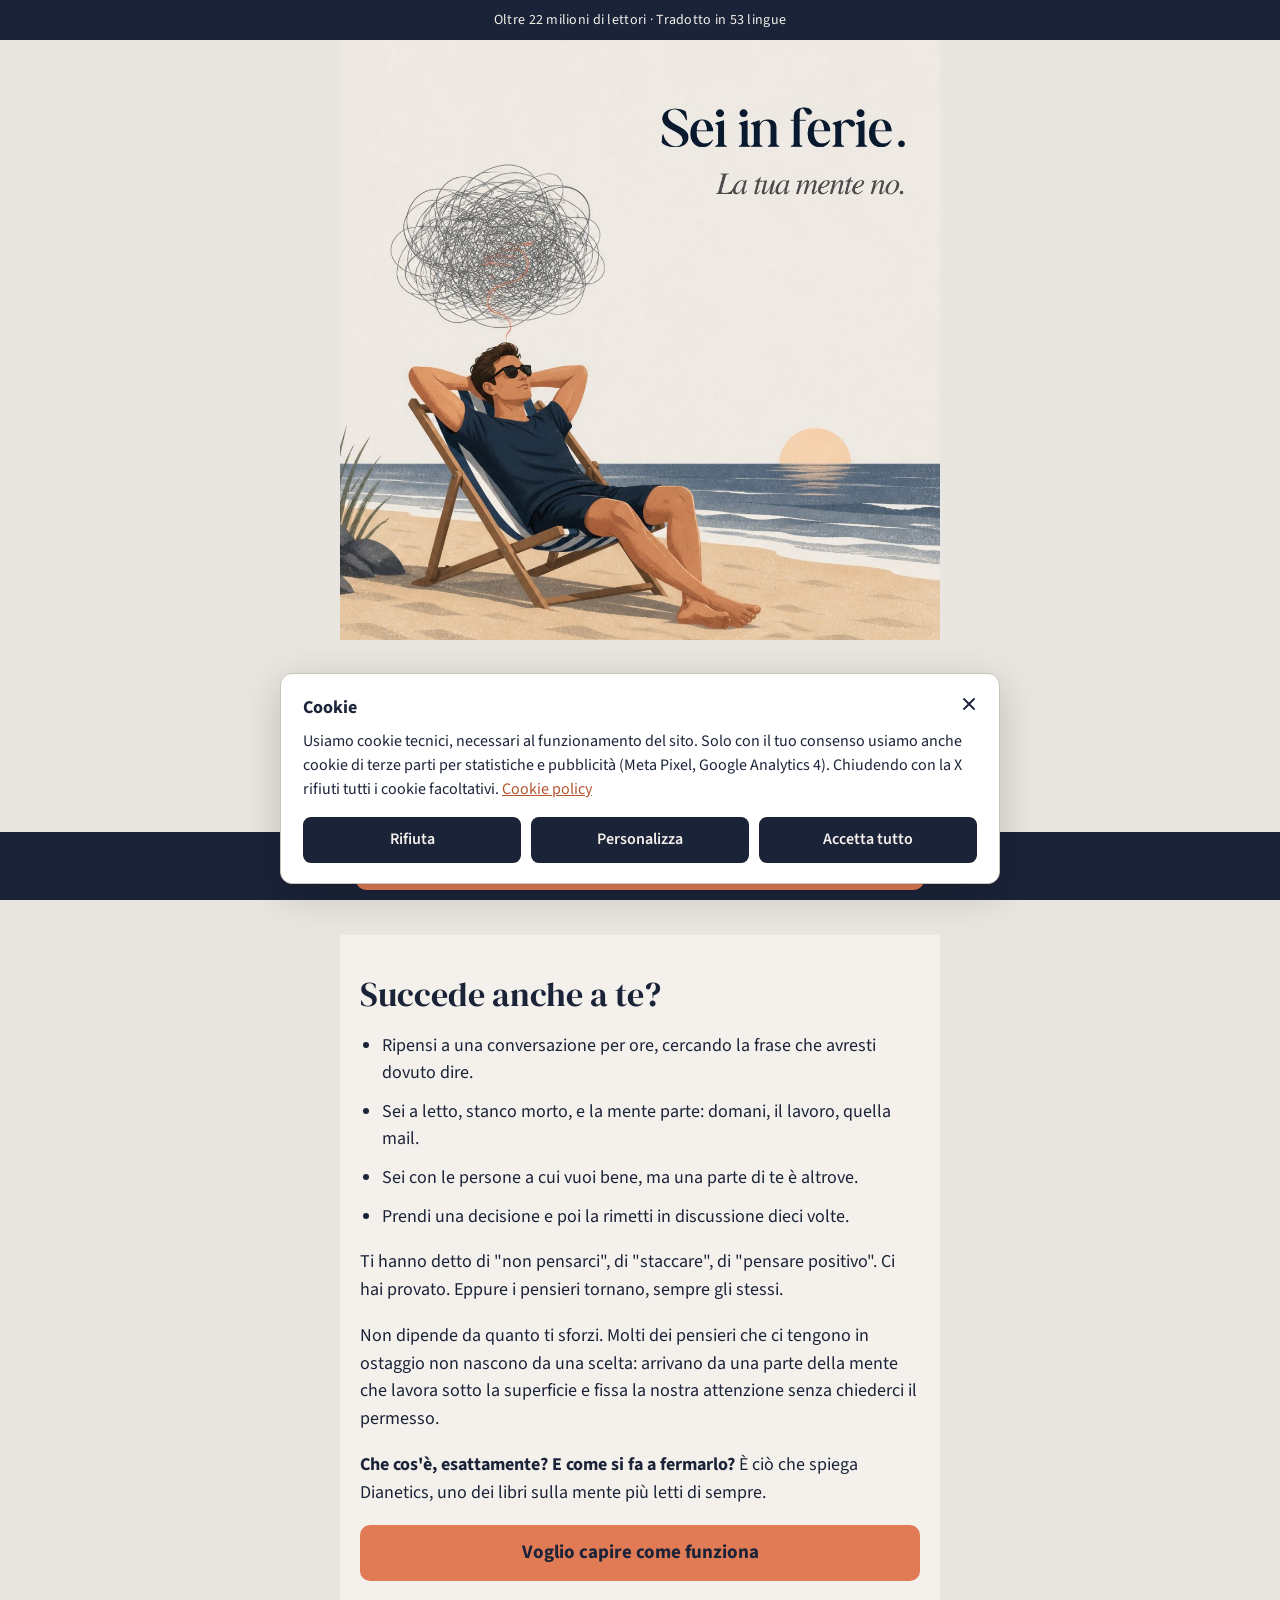
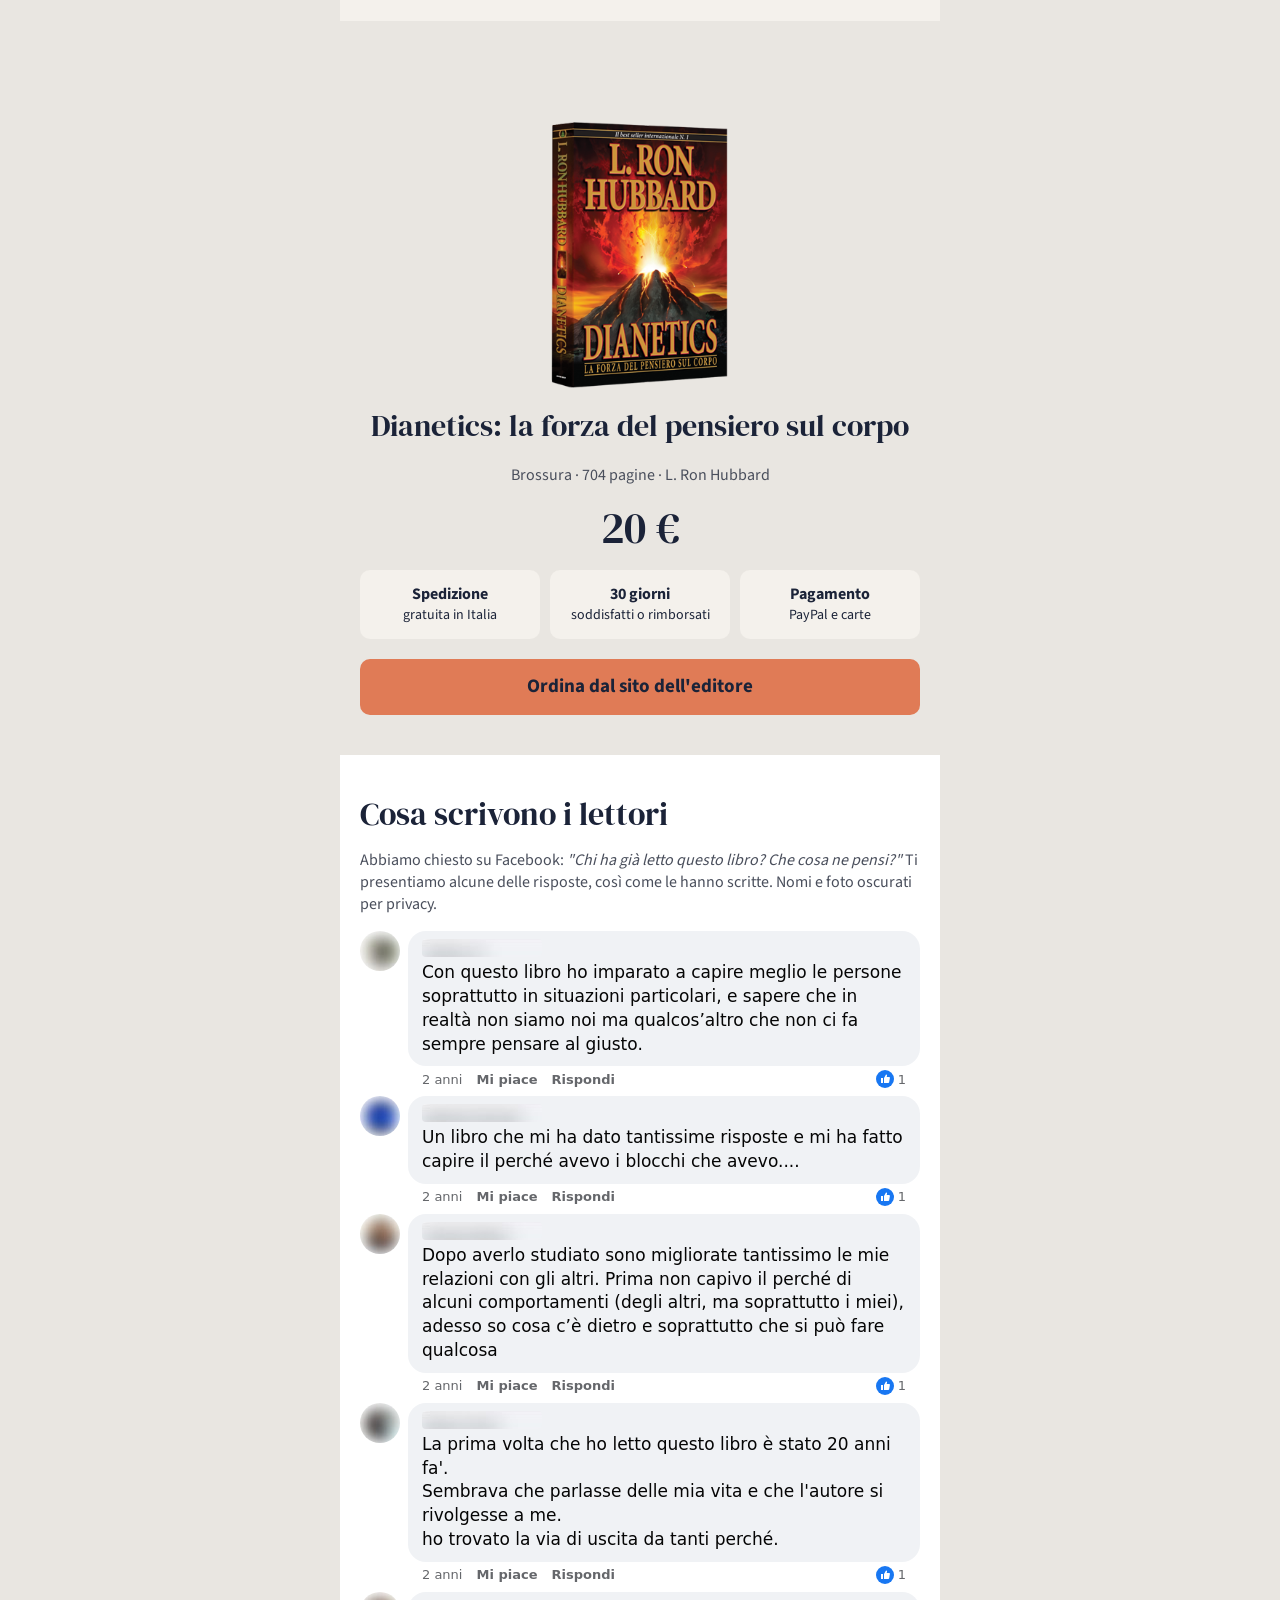
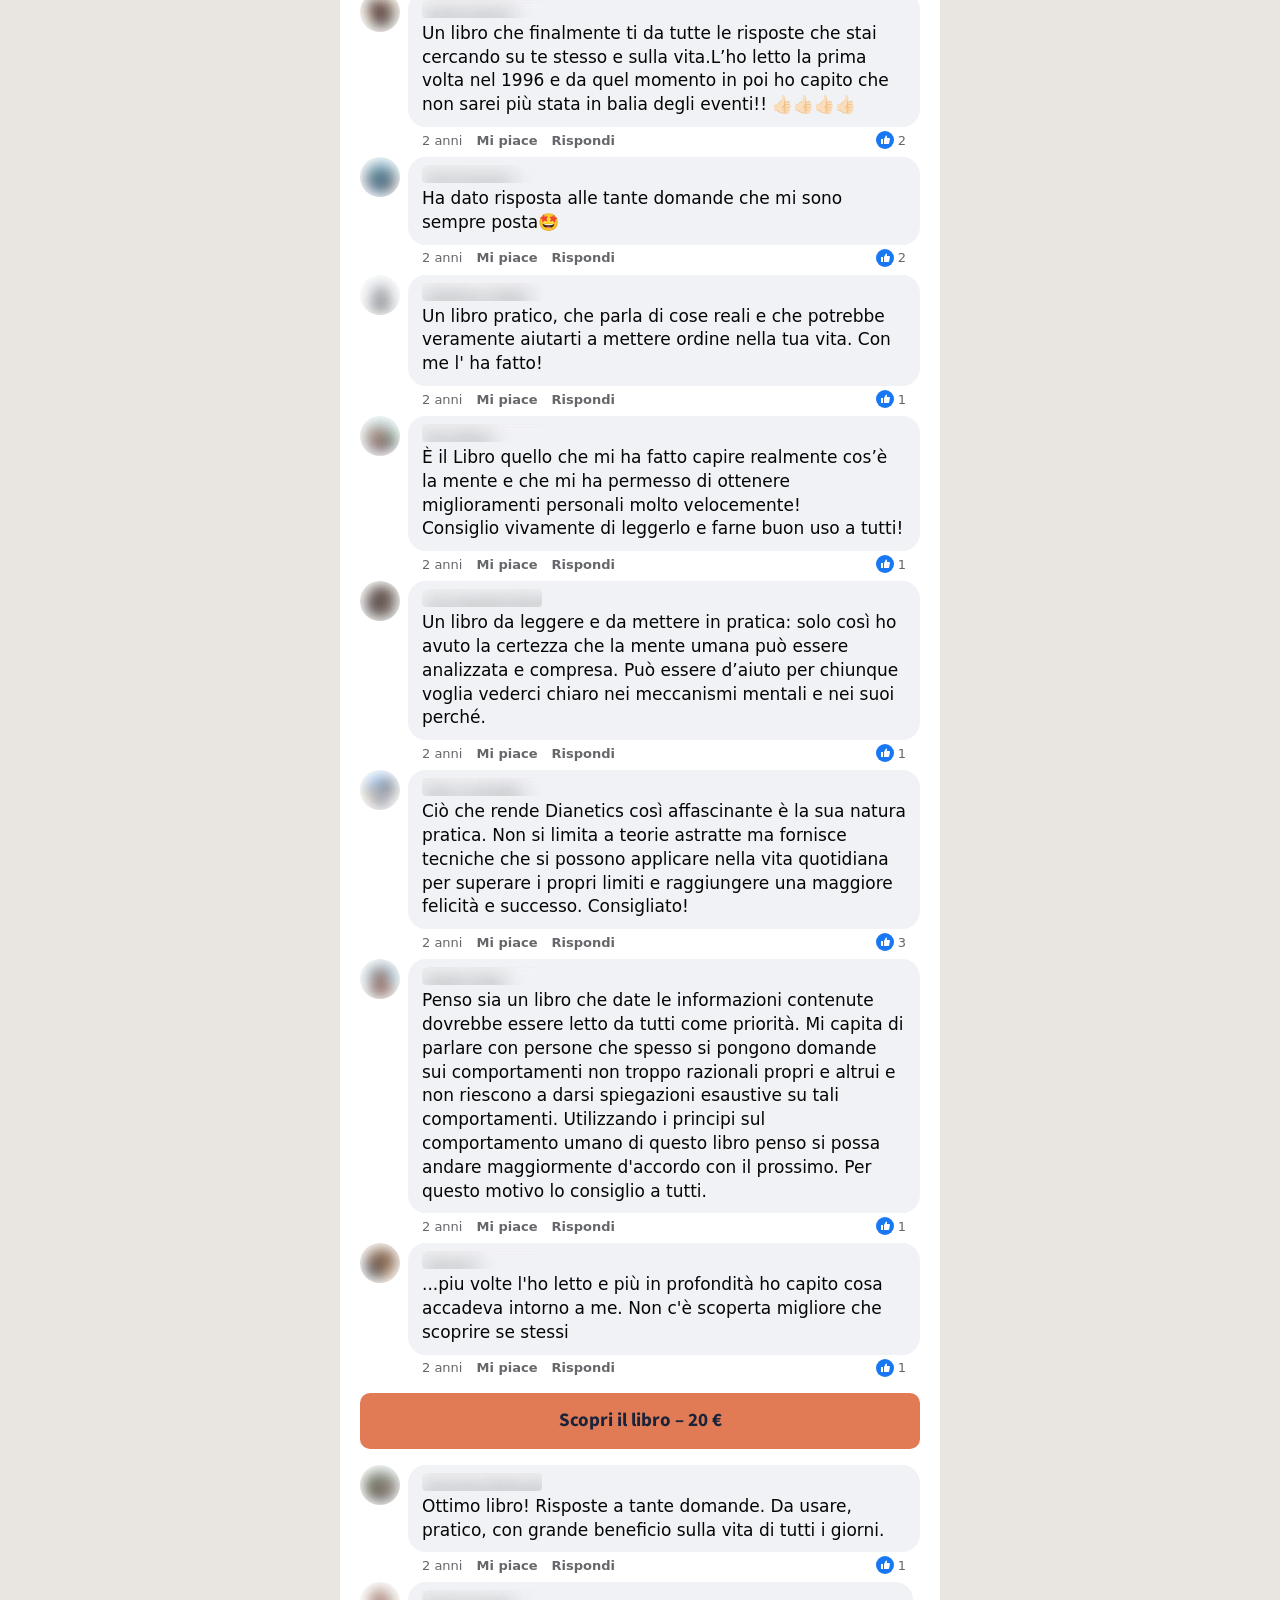
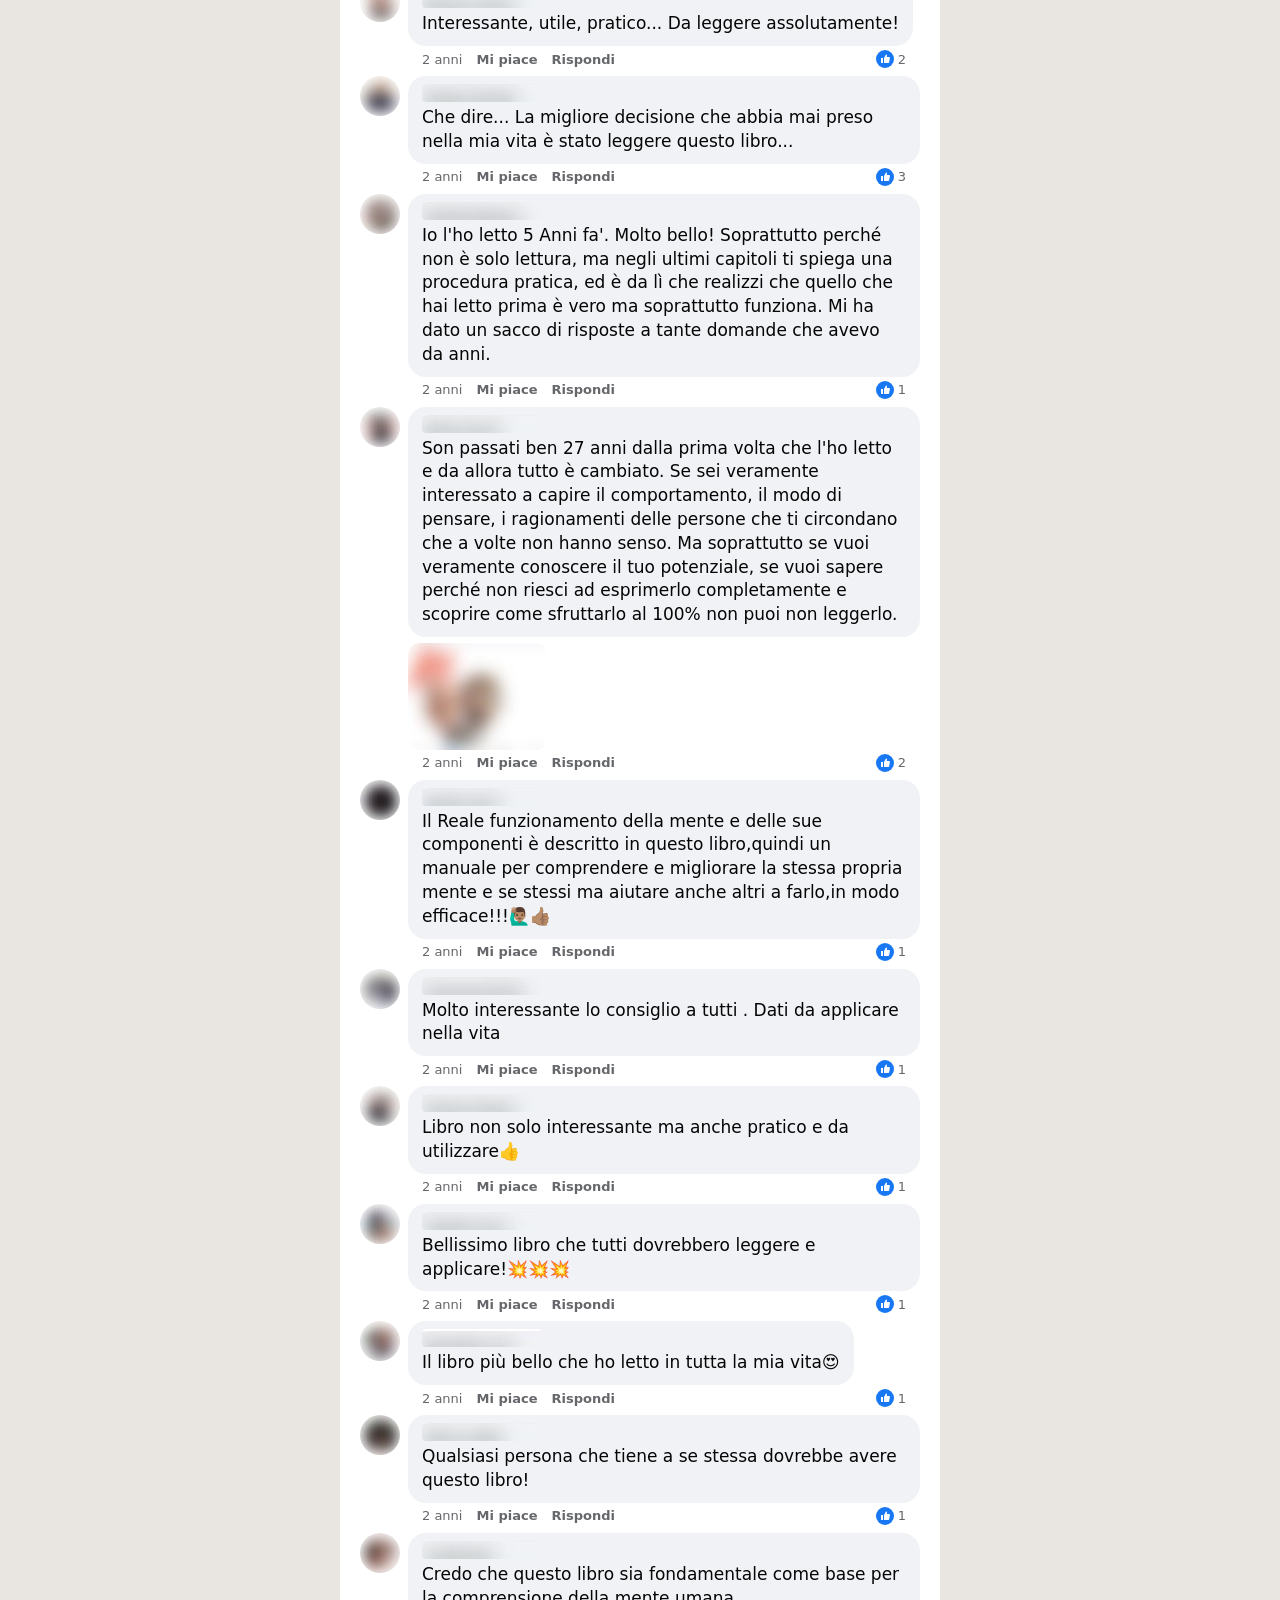
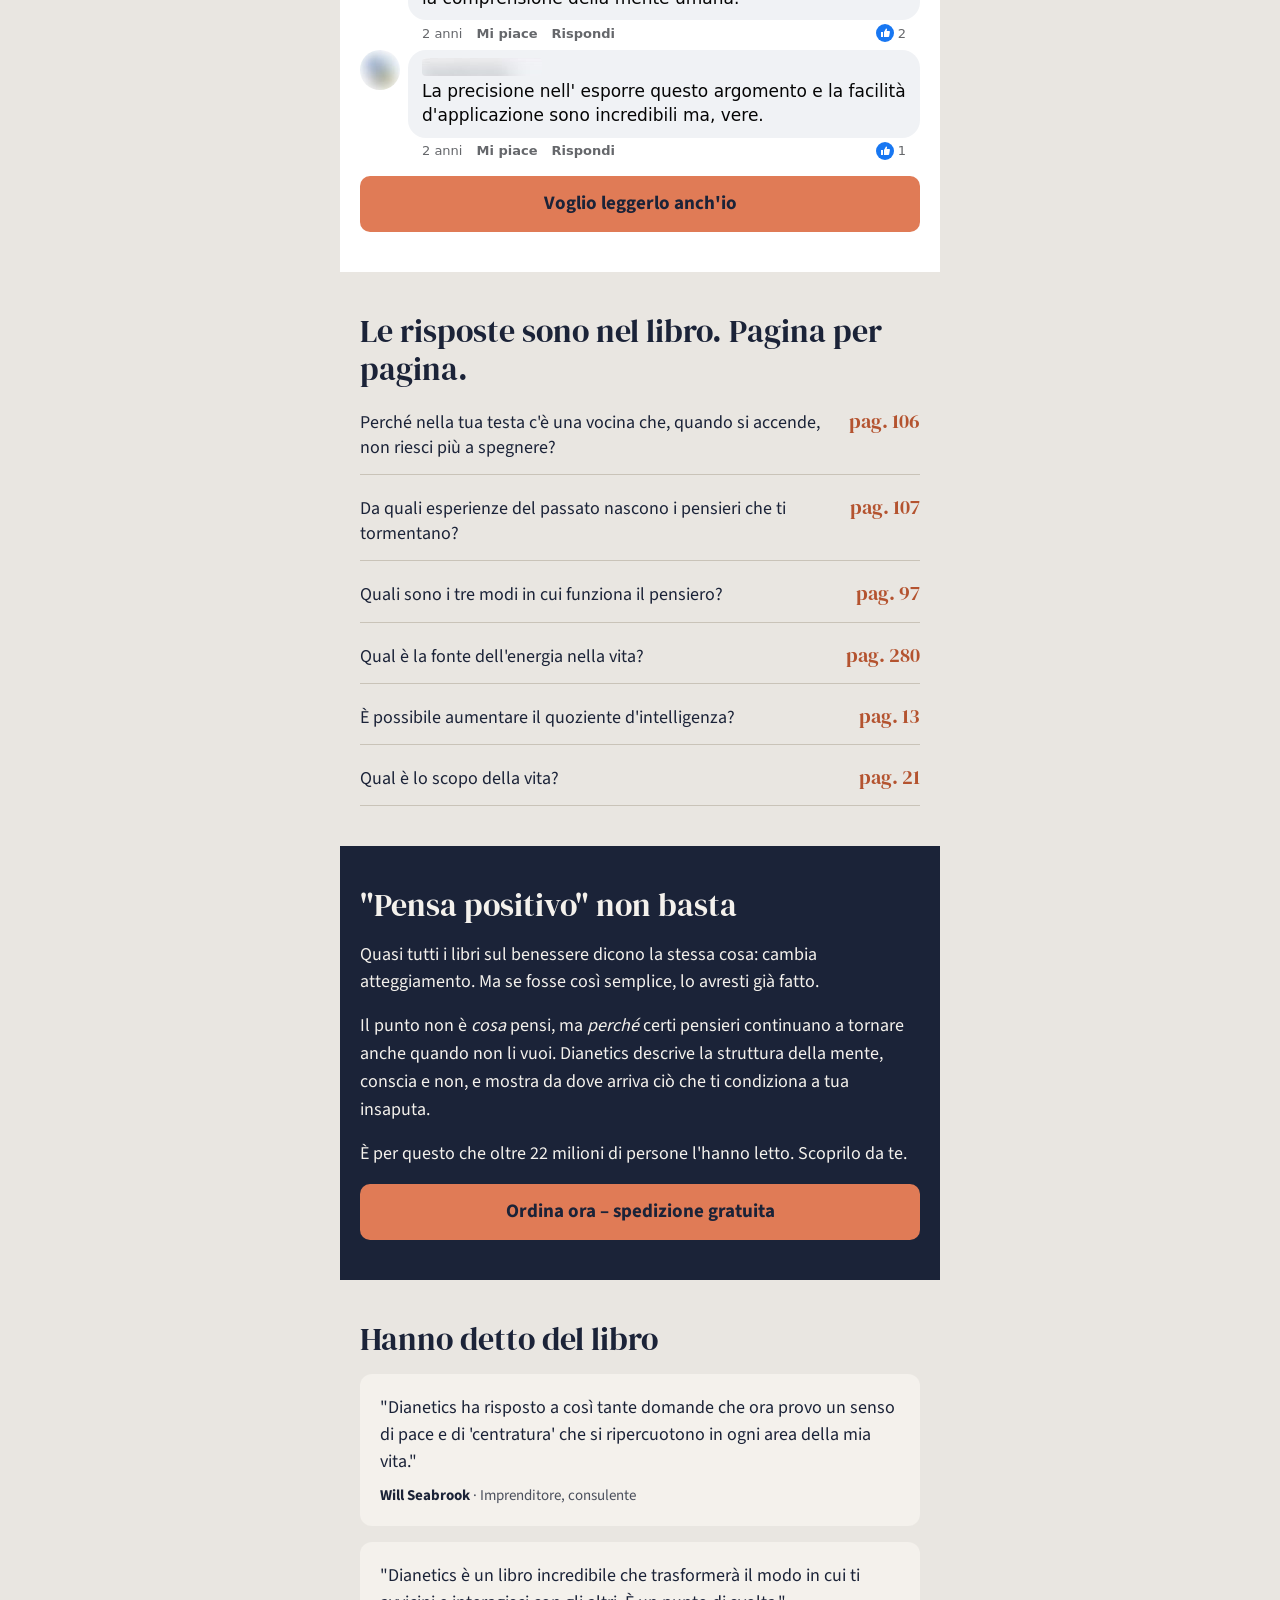
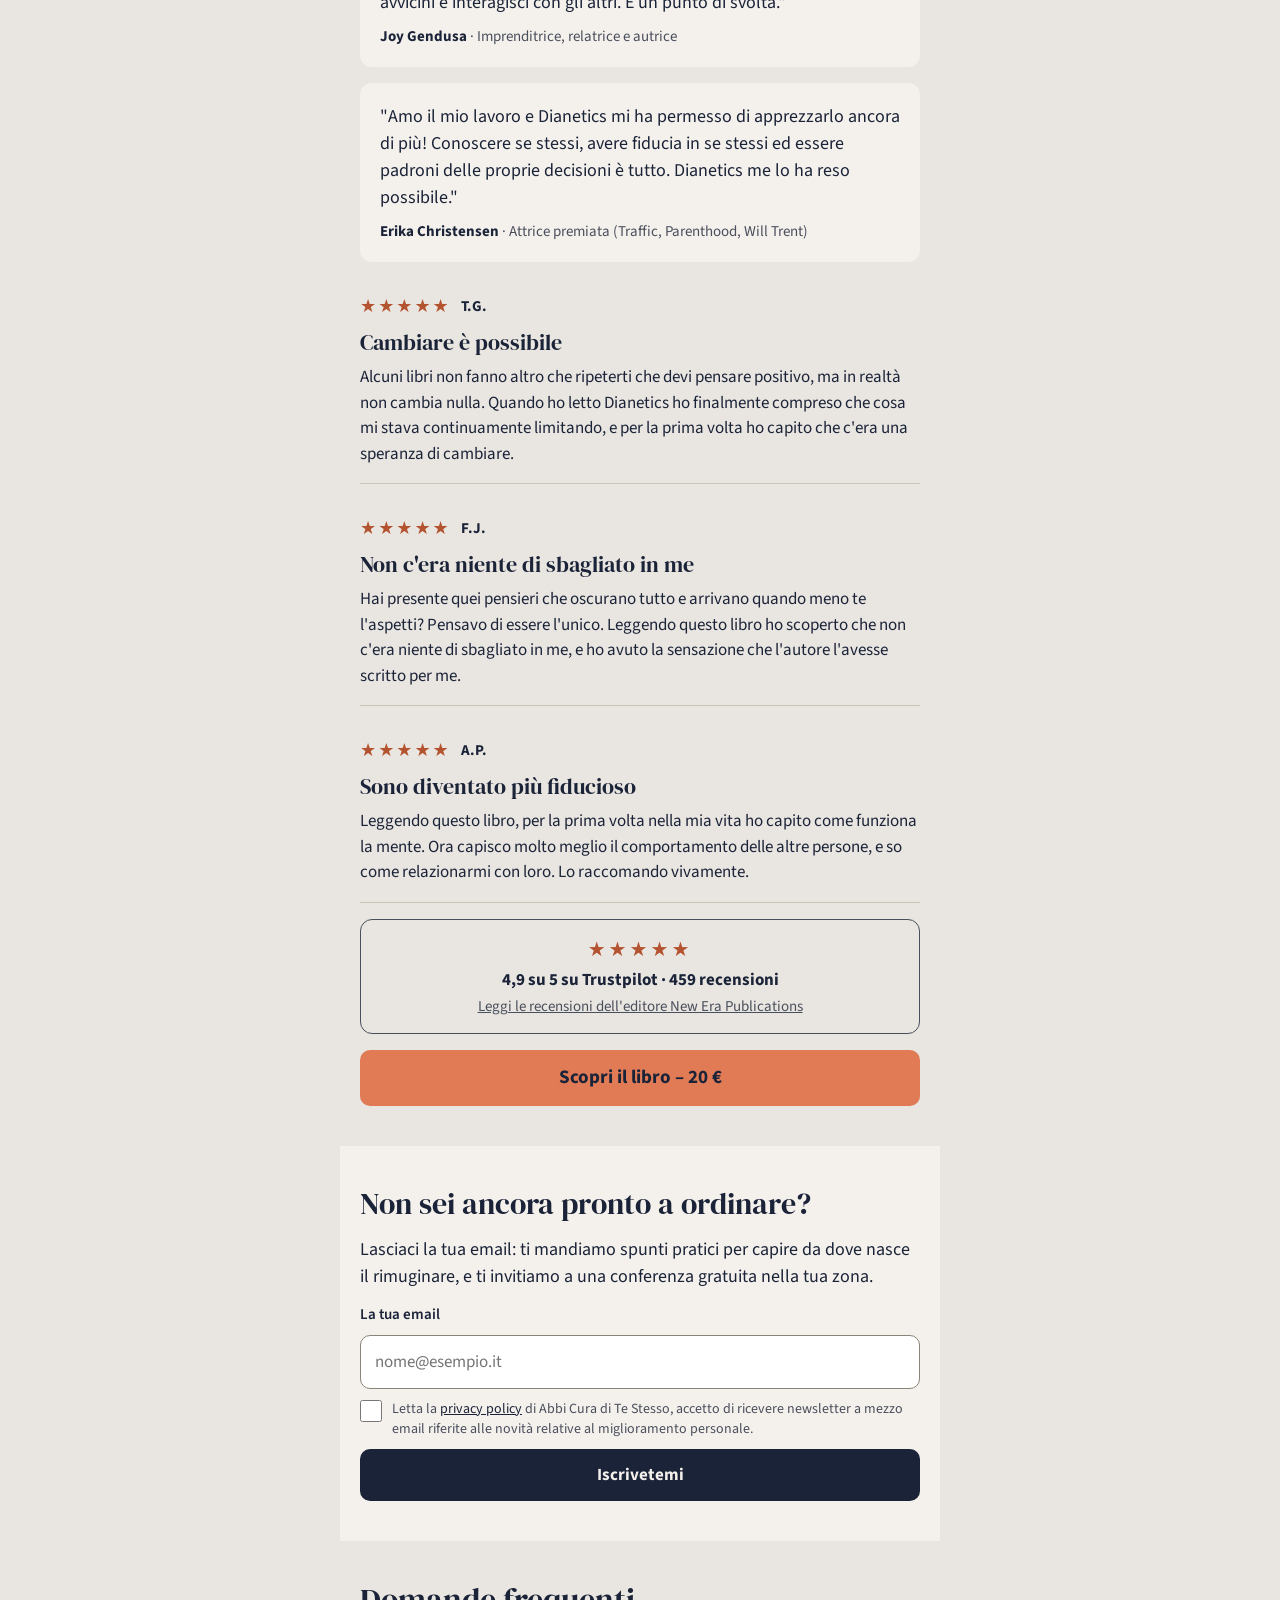
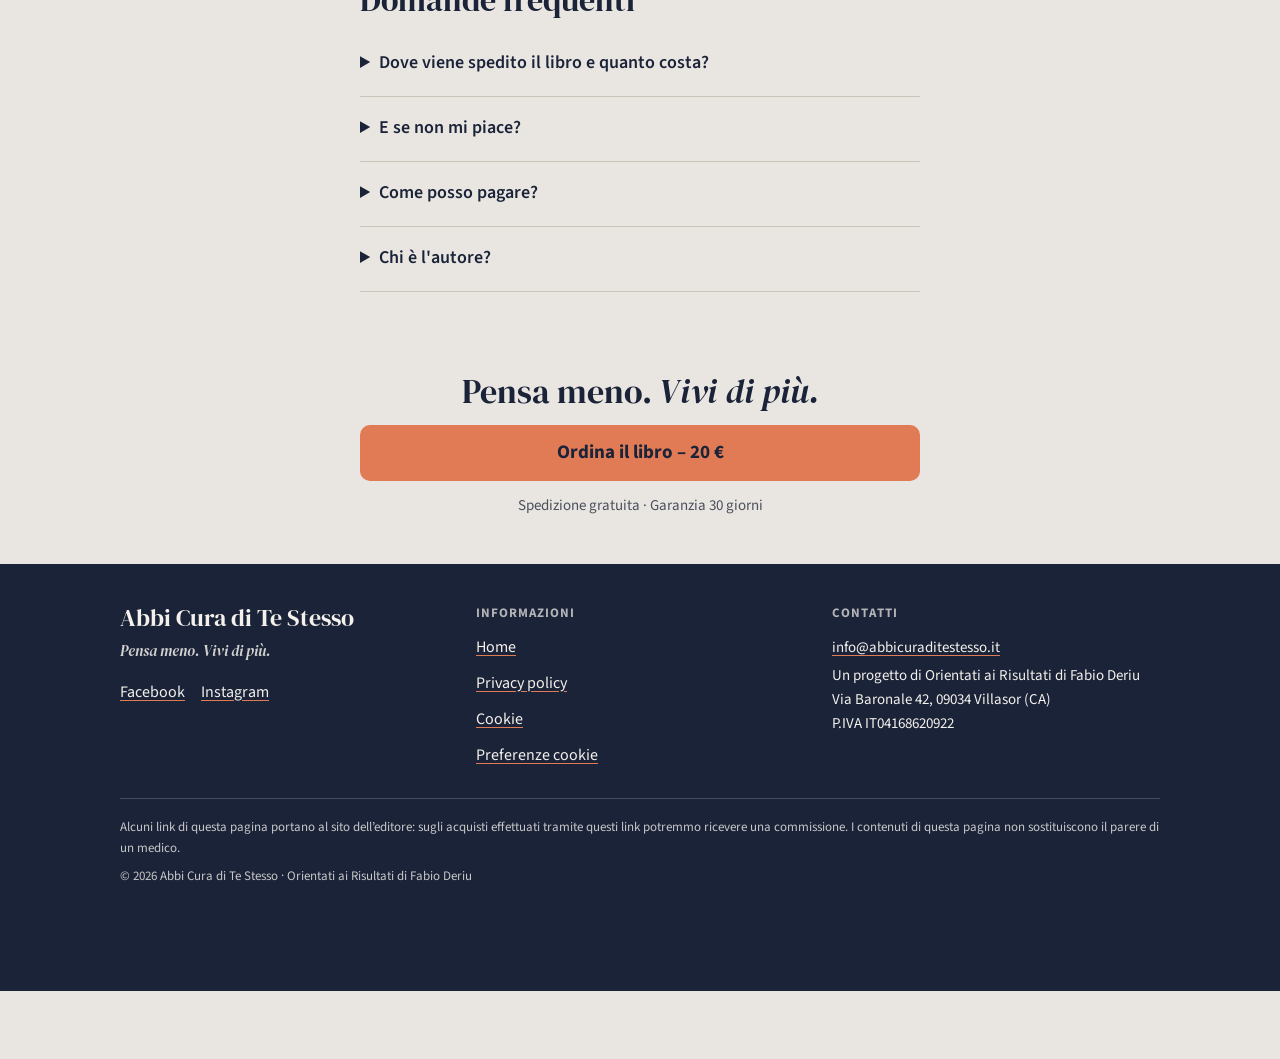
<file: pensa-meno/v1/index.html>
<!doctype html>
<html lang="it">
<head>
<meta charset="utf-8">
<meta name="viewport" content="width=device-width, initial-scale=1">
<!-- Banner cookie OAR: configurazione e componente. Devono stare PRIMA di qualsiasi tag di tracciamento. -->
<script src="/cookie-config.js"></script>
<script src="/cookie-consent.js"></script>
<!-- Google Analytics 4: parte solo con il consenso "Statistica". ID FITTIZIO: sostituire G-DEMO123456 con quello vero (2 punti). -->
<script type="text/plain" data-consent="analytics" data-service="ga4" data-src="https://www.googletagmanager.com/gtag/js?id=G-DEMO123456"></script>
<script type="text/plain" data-consent="analytics" data-service="ga4">
  gtag('js', new Date());
  gtag('config', 'G-DEMO123456');
</script>
<!-- Meta Pixel: parte solo con il consenso "Marketing". ID FITTIZIO: sostituire 000000000000000 con quello vero. Nessun <noscript>. -->
<script type="text/plain" data-consent="marketing" data-service="meta-pixel">
  !function(f,b,e,v,n,t,s){if(f.fbq)return;n=f.fbq=function(){n.callMethod?
  n.callMethod.apply(n,arguments):n.queue.push(arguments)};if(!f._fbq)f._fbq=n;
  n.push=n;n.loaded=!0;n.version='2.0';n.queue=[];t=b.createElement(e);t.async=!0;
  t.src=v;s=b.getElementsByTagName(e)[0];s.parentNode.insertBefore(t,s)}(window,
  document,'script','https://connect.facebook.net/en_US/fbevents.js');
  fbq('init', '000000000000000');
  fbq('track', 'PageView');
</script>
<meta name="robots" content="noindex, nofollow">
<title>Pensi troppo? Pensa meno, vivi di più</title>
<meta name="description" content="Dietro il continuo rimuginare c'è un meccanismo preciso della mente. Scopri cos'è.">
<link rel="stylesheet" href="/fonts/fonts.css">
<style>
body{margin:0;background:#E9E6E1;color:#1B2338;font-family:'Source Sans 3',system-ui,sans-serif}
a{color:#1B2338}a:hover{color:#0E1424}
h1,h2,h3{font-family:'DM Serif Display',Georgia,serif;font-weight:400}
</style>
<style>img{max-width:100%}*{-webkit-tap-highlight-color:transparent}</style>
</head>
<body>
<div style="width: 100%; background: #E9E6E1; display: flex; flex-direction: column; align-items: center">

<div style="width: 100%; background: #1B2338; color: #F4F1EC; text-align: center; padding: 10px 16px; box-sizing: border-box; font-size: 14px; letter-spacing: 0.02em">Oltre 22 milioni di lettori · Tradotto in 53 lingue</div>

<main style="width: 100%; max-width: 600px; box-sizing: border-box; display: flex; flex-direction: column">

<section style="display: flex; flex-direction: column">
<img id="hero" src="/pensa-meno/img/ferie.jpg" alt="Un uomo in spiaggia su una sdraio con un groviglio di pensieri sopra la testa. Testo: Sei in ferie. La tua mente no." style="width: 100%; aspect-ratio: 1 / 1; object-fit: cover; display: block">
<div style="padding: 28px 20px 36px; display: flex; flex-direction: column; gap: 16px">
<p style="margin: 0; font-size: 21px; line-height: 1.45">Non è un difetto di carattere, e non è mancanza di forza di volontà. Dietro il continuo rimuginare c'è <strong>un meccanismo preciso della mente</strong>. Finché non sai cos'è, continua a lavorare a tua insaputa.</p>
<a href="https://newerapub.com/it/item/dianetics-the-modern-science-of-mental-health-softcover/?ref=575" data-track="acquisto" data-track-label="hero" style="display: flex; align-items: center; justify-content: center; min-height: 56px; border-radius: 10px; background: #E07B56; color: #1B2338; font-weight: 700; font-size: 19px; text-decoration: none; padding: 0 20px">Scopri il libro – 20 €</a>
<p style="margin: 0; font-size: 15px; color: #4A4F5C; text-align: center">Spedizione gratuita · Garanzia 30 giorni soddisfatti o rimborsati</p>
</div>
</section>

<section style="padding: 40px 20px; background: #F4F1EC; display: flex; flex-direction: column; gap: 18px">
<h2 style="margin: 0; font-size: 34px; line-height: 1.15">Succede anche a te?</h2>
<ul style="margin: 0; padding-left: 22px; display: flex; flex-direction: column; gap: 12px; font-size: 18px; line-height: 1.5">
<li>Ripensi a una conversazione per ore, cercando la frase che avresti dovuto dire.</li>
<li>Sei a letto, stanco morto, e la mente parte: domani, il lavoro, quella mail.</li>
<li>Sei con le persone a cui vuoi bene, ma una parte di te è altrove.</li>
<li>Prendi una decisione e poi la rimetti in discussione dieci volte.</li>
</ul>
<p style="margin: 0; font-size: 18px; line-height: 1.55">Ti hanno detto di "non pensarci", di "staccare", di "pensare positivo". Ci hai provato. Eppure i pensieri tornano, sempre gli stessi.</p>
<p style="margin: 0; font-size: 18px; line-height: 1.55">Non dipende da quanto ti sforzi. Molti dei pensieri che ci tengono in ostaggio non nascono da una scelta: arrivano da una parte della mente che lavora sotto la superficie e fissa la nostra attenzione senza chiederci il permesso.</p>
<p style="margin: 0; font-size: 18px; line-height: 1.55"><strong>Che cos'è, esattamente? E come si fa a fermarlo?</strong> È ciò che spiega Dianetics, uno dei libri sulla mente più letti di sempre.</p>
<a href="https://newerapub.com/it/item/dianetics-the-modern-science-of-mental-health-softcover/?ref=575" data-track="acquisto" data-track-label="cta-2" style="display: flex; align-items: center; justify-content: center; min-height: 56px; border-radius: 10px; background: #E07B56; color: #1B2338; font-weight: 700; font-size: 19px; text-decoration: none; padding: 0 20px">Voglio capire come funziona</a>
</section>

<section style="padding: 40px 20px; display: flex; flex-direction: column; gap: 20px; align-items: center; text-align: center">
<img src="/pensa-meno/img/copertina.png" alt="Copertina del libro Dianetics: la forza del pensiero sul corpo, di L. Ron Hubbard, edizione in brossura" style="width: 240px; height: auto; display: block">
<h2 style="margin: 0; font-size: 30px; line-height: 1.2">Dianetics: la forza del pensiero sul corpo</h2>
<p style="margin: 0; font-size: 16px; color: #4A4F5C">Brossura · 704 pagine · L. Ron Hubbard</p>
<p style="margin: 0; font-family: 'DM Serif Display', Georgia, serif; font-size: 44px; line-height: 1">20 €</p>
<div style="width: 100%; display: grid; grid-template-columns: repeat(3, minmax(0, 1fr)); gap: 10px">
<div style="background: #F4F1EC; border-radius: 10px; padding: 14px 8px; font-size: 14px; line-height: 1.35"><strong style="display: block; font-size: 16px">Spedizione</strong>gratuita in Italia</div>
<div style="background: #F4F1EC; border-radius: 10px; padding: 14px 8px; font-size: 14px; line-height: 1.35"><strong style="display: block; font-size: 16px">30 giorni</strong>soddisfatti o rimborsati</div>
<div style="background: #F4F1EC; border-radius: 10px; padding: 14px 8px; font-size: 14px; line-height: 1.35"><strong style="display: block; font-size: 16px">Pagamento</strong>PayPal e carte</div>
</div>
<a href="https://newerapub.com/it/item/dianetics-the-modern-science-of-mental-health-softcover/?ref=575" data-track="acquisto" data-track-label="cta-3" style="width: 100%; box-sizing: border-box; display: flex; align-items: center; justify-content: center; min-height: 56px; border-radius: 10px; background: #E07B56; color: #1B2338; font-weight: 700; font-size: 19px; text-decoration: none; padding: 0 20px">Ordina dal sito dell'editore</a>
</section>

<section style="padding: 40px 20px; background: #FFFFFF; display: flex; flex-direction: column; gap: 16px">
<h2 style="margin: 0; font-size: 32px; line-height: 1.2">Cosa scrivono i lettori</h2>
<p style="margin: 0; font-size: 16px; color: #4A4F5C">Abbiamo chiesto su Facebook: <em>"Chi ha già letto questo libro? Che cosa ne pensi?"</em> Ti presentiamo alcune delle risposte, così come le hanno scritte. Nomi e foto oscurati per privacy.</p>
<div style="display: flex; flex-direction: column; gap: 8px">

<div class="fbc" style="display:flex;gap:8px;align-items:flex-start;text-align:left;font-family:system-ui,-apple-system,'Segoe UI',Roboto,Helvetica,Arial,sans-serif">
<img src="/pensa-meno/img/c01-a.jpg" alt="" width="40" height="40" style="width:40px;height:40px;border-radius:50%;flex:none;object-fit:cover">
<div style="min-width:0;flex:1">
<div style="background:#F0F2F5;border-radius:18px;padding:8px 14px 10px;display:inline-block;max-width:100%;box-sizing:border-box">
<img src="/pensa-meno/img/c01-n.jpg" alt="Nome oscurato" width="120" height="18" style="width:120px;height:18px;display:block;border-radius:4px">
<p style="margin:4px 0 0;font-size:17px;line-height:1.4;color:#050505">Con questo libro ho imparato a capire meglio le persone soprattutto in situazioni particolari, e sapere che in realtà non siamo noi ma qualcos’altro che non ci fa sempre pensare al giusto.</p>
</div>
<div style="display:flex;align-items:center;gap:14px;padding:4px 14px 0;font-size:13px;color:#65676B;font-weight:600"><span style="font-weight:400">2 anni</span><span>Mi piace</span><span>Rispondi</span><span style="margin-left:auto;display:inline-flex;align-items:center;gap:4px;font-weight:400"><svg width="18" height="18" viewBox="0 0 18 18" aria-hidden="true"><circle cx="9" cy="9" r="9" fill="#1877F2"/><path d="M5 8h2v5H5zM8 13V8l2-3.5c.8 0 1.2.6 1 1.4L10.6 7H13c.6 0 1 .5.9 1.1l-.7 3.8c-.1.6-.6 1.1-1.2 1.1z" fill="#fff"/></svg>1</span></div>
</div>
</div>

<div class="fbc" style="display:flex;gap:8px;align-items:flex-start;text-align:left;font-family:system-ui,-apple-system,'Segoe UI',Roboto,Helvetica,Arial,sans-serif">
<img src="/pensa-meno/img/c02-a.jpg" alt="" width="40" height="40" style="width:40px;height:40px;border-radius:50%;flex:none;object-fit:cover">
<div style="min-width:0;flex:1">
<div style="background:#F0F2F5;border-radius:18px;padding:8px 14px 10px;display:inline-block;max-width:100%;box-sizing:border-box">
<img src="/pensa-meno/img/c02-n.jpg" alt="Nome oscurato" width="120" height="18" style="width:120px;height:18px;display:block;border-radius:4px">
<p style="margin:4px 0 0;font-size:17px;line-height:1.4;color:#050505">Un libro che mi ha dato tantissime risposte e mi ha fatto capire il perché avevo i blocchi che avevo....</p>
</div>
<div style="display:flex;align-items:center;gap:14px;padding:4px 14px 0;font-size:13px;color:#65676B;font-weight:600"><span style="font-weight:400">2 anni</span><span>Mi piace</span><span>Rispondi</span><span style="margin-left:auto;display:inline-flex;align-items:center;gap:4px;font-weight:400"><svg width="18" height="18" viewBox="0 0 18 18" aria-hidden="true"><circle cx="9" cy="9" r="9" fill="#1877F2"/><path d="M5 8h2v5H5zM8 13V8l2-3.5c.8 0 1.2.6 1 1.4L10.6 7H13c.6 0 1 .5.9 1.1l-.7 3.8c-.1.6-.6 1.1-1.2 1.1z" fill="#fff"/></svg>1</span></div>
</div>
</div>

<div class="fbc" style="display:flex;gap:8px;align-items:flex-start;text-align:left;font-family:system-ui,-apple-system,'Segoe UI',Roboto,Helvetica,Arial,sans-serif">
<img src="/pensa-meno/img/c03-a.jpg" alt="" width="40" height="40" style="width:40px;height:40px;border-radius:50%;flex:none;object-fit:cover">
<div style="min-width:0;flex:1">
<div style="background:#F0F2F5;border-radius:18px;padding:8px 14px 10px;display:inline-block;max-width:100%;box-sizing:border-box">
<img src="/pensa-meno/img/c03-n.jpg" alt="Nome oscurato" width="120" height="18" style="width:120px;height:18px;display:block;border-radius:4px">
<p style="margin:4px 0 0;font-size:17px;line-height:1.4;color:#050505">Dopo averlo studiato sono migliorate tantissimo le mie relazioni con gli altri. Prima non capivo il perché di alcuni comportamenti (degli altri, ma soprattutto i miei), adesso so cosa c’è dietro e soprattutto che si può fare qualcosa</p>
</div>
<div style="display:flex;align-items:center;gap:14px;padding:4px 14px 0;font-size:13px;color:#65676B;font-weight:600"><span style="font-weight:400">2 anni</span><span>Mi piace</span><span>Rispondi</span><span style="margin-left:auto;display:inline-flex;align-items:center;gap:4px;font-weight:400"><svg width="18" height="18" viewBox="0 0 18 18" aria-hidden="true"><circle cx="9" cy="9" r="9" fill="#1877F2"/><path d="M5 8h2v5H5zM8 13V8l2-3.5c.8 0 1.2.6 1 1.4L10.6 7H13c.6 0 1 .5.9 1.1l-.7 3.8c-.1.6-.6 1.1-1.2 1.1z" fill="#fff"/></svg>1</span></div>
</div>
</div>

<div class="fbc" style="display:flex;gap:8px;align-items:flex-start;text-align:left;font-family:system-ui,-apple-system,'Segoe UI',Roboto,Helvetica,Arial,sans-serif">
<img src="/pensa-meno/img/c04-a.jpg" alt="" width="40" height="40" style="width:40px;height:40px;border-radius:50%;flex:none;object-fit:cover">
<div style="min-width:0;flex:1">
<div style="background:#F0F2F5;border-radius:18px;padding:8px 14px 10px;display:inline-block;max-width:100%;box-sizing:border-box">
<img src="/pensa-meno/img/c04-n.jpg" alt="Nome oscurato" width="120" height="18" style="width:120px;height:18px;display:block;border-radius:4px">
<p style="margin:4px 0 0;font-size:17px;line-height:1.4;color:#050505">La prima volta che ho letto questo libro è stato 20 anni fa'.<br>Sembrava che parlasse delle mia vita e che l'autore si rivolgesse a me.<br>ho trovato la via di uscita da tanti perché.</p>
</div>
<div style="display:flex;align-items:center;gap:14px;padding:4px 14px 0;font-size:13px;color:#65676B;font-weight:600"><span style="font-weight:400">2 anni</span><span>Mi piace</span><span>Rispondi</span><span style="margin-left:auto;display:inline-flex;align-items:center;gap:4px;font-weight:400"><svg width="18" height="18" viewBox="0 0 18 18" aria-hidden="true"><circle cx="9" cy="9" r="9" fill="#1877F2"/><path d="M5 8h2v5H5zM8 13V8l2-3.5c.8 0 1.2.6 1 1.4L10.6 7H13c.6 0 1 .5.9 1.1l-.7 3.8c-.1.6-.6 1.1-1.2 1.1z" fill="#fff"/></svg>1</span></div>
</div>
</div>

<div class="fbc" style="display:flex;gap:8px;align-items:flex-start;text-align:left;font-family:system-ui,-apple-system,'Segoe UI',Roboto,Helvetica,Arial,sans-serif">
<img src="/pensa-meno/img/c05-a.jpg" alt="" width="40" height="40" style="width:40px;height:40px;border-radius:50%;flex:none;object-fit:cover">
<div style="min-width:0;flex:1">
<div style="background:#F0F2F5;border-radius:18px;padding:8px 14px 10px;display:inline-block;max-width:100%;box-sizing:border-box">
<img src="/pensa-meno/img/c05-n.jpg" alt="Nome oscurato" width="120" height="18" style="width:120px;height:18px;display:block;border-radius:4px">
<p style="margin:4px 0 0;font-size:17px;line-height:1.4;color:#050505">Un libro che finalmente ti da tutte le risposte che stai cercando su te stesso e sulla vita.L’ho letto la prima volta nel 1996 e da quel momento in poi ho capito che non sarei più stata in balia degli eventi!! 👍🏻👍🏻👍🏻👍🏻</p>
</div>
<div style="display:flex;align-items:center;gap:14px;padding:4px 14px 0;font-size:13px;color:#65676B;font-weight:600"><span style="font-weight:400">2 anni</span><span>Mi piace</span><span>Rispondi</span><span style="margin-left:auto;display:inline-flex;align-items:center;gap:4px;font-weight:400"><svg width="18" height="18" viewBox="0 0 18 18" aria-hidden="true"><circle cx="9" cy="9" r="9" fill="#1877F2"/><path d="M5 8h2v5H5zM8 13V8l2-3.5c.8 0 1.2.6 1 1.4L10.6 7H13c.6 0 1 .5.9 1.1l-.7 3.8c-.1.6-.6 1.1-1.2 1.1z" fill="#fff"/></svg>2</span></div>
</div>
</div>

<div class="fbc" style="display:flex;gap:8px;align-items:flex-start;text-align:left;font-family:system-ui,-apple-system,'Segoe UI',Roboto,Helvetica,Arial,sans-serif">
<img src="/pensa-meno/img/c06-a.jpg" alt="" width="40" height="40" style="width:40px;height:40px;border-radius:50%;flex:none;object-fit:cover">
<div style="min-width:0;flex:1">
<div style="background:#F0F2F5;border-radius:18px;padding:8px 14px 10px;display:inline-block;max-width:100%;box-sizing:border-box">
<img src="/pensa-meno/img/c06-n.jpg" alt="Nome oscurato" width="120" height="18" style="width:120px;height:18px;display:block;border-radius:4px">
<p style="margin:4px 0 0;font-size:17px;line-height:1.4;color:#050505">Ha dato risposta alle tante domande che mi sono sempre posta🤩</p>
</div>
<div style="display:flex;align-items:center;gap:14px;padding:4px 14px 0;font-size:13px;color:#65676B;font-weight:600"><span style="font-weight:400">2 anni</span><span>Mi piace</span><span>Rispondi</span><span style="margin-left:auto;display:inline-flex;align-items:center;gap:4px;font-weight:400"><svg width="18" height="18" viewBox="0 0 18 18" aria-hidden="true"><circle cx="9" cy="9" r="9" fill="#1877F2"/><path d="M5 8h2v5H5zM8 13V8l2-3.5c.8 0 1.2.6 1 1.4L10.6 7H13c.6 0 1 .5.9 1.1l-.7 3.8c-.1.6-.6 1.1-1.2 1.1z" fill="#fff"/></svg>2</span></div>
</div>
</div>

<div class="fbc" style="display:flex;gap:8px;align-items:flex-start;text-align:left;font-family:system-ui,-apple-system,'Segoe UI',Roboto,Helvetica,Arial,sans-serif">
<img src="/pensa-meno/img/c07-a.jpg" alt="" width="40" height="40" style="width:40px;height:40px;border-radius:50%;flex:none;object-fit:cover">
<div style="min-width:0;flex:1">
<div style="background:#F0F2F5;border-radius:18px;padding:8px 14px 10px;display:inline-block;max-width:100%;box-sizing:border-box">
<img src="/pensa-meno/img/c07-n.jpg" alt="Nome oscurato" width="120" height="18" style="width:120px;height:18px;display:block;border-radius:4px">
<p style="margin:4px 0 0;font-size:17px;line-height:1.4;color:#050505">Un libro pratico, che parla di cose reali e che potrebbe veramente aiutarti a mettere ordine nella tua vita. Con me l' ha fatto!</p>
</div>
<div style="display:flex;align-items:center;gap:14px;padding:4px 14px 0;font-size:13px;color:#65676B;font-weight:600"><span style="font-weight:400">2 anni</span><span>Mi piace</span><span>Rispondi</span><span style="margin-left:auto;display:inline-flex;align-items:center;gap:4px;font-weight:400"><svg width="18" height="18" viewBox="0 0 18 18" aria-hidden="true"><circle cx="9" cy="9" r="9" fill="#1877F2"/><path d="M5 8h2v5H5zM8 13V8l2-3.5c.8 0 1.2.6 1 1.4L10.6 7H13c.6 0 1 .5.9 1.1l-.7 3.8c-.1.6-.6 1.1-1.2 1.1z" fill="#fff"/></svg>1</span></div>
</div>
</div>

<div class="fbc" style="display:flex;gap:8px;align-items:flex-start;text-align:left;font-family:system-ui,-apple-system,'Segoe UI',Roboto,Helvetica,Arial,sans-serif">
<img src="/pensa-meno/img/c08-a.jpg" alt="" width="40" height="40" style="width:40px;height:40px;border-radius:50%;flex:none;object-fit:cover">
<div style="min-width:0;flex:1">
<div style="background:#F0F2F5;border-radius:18px;padding:8px 14px 10px;display:inline-block;max-width:100%;box-sizing:border-box">
<img src="/pensa-meno/img/c08-n.jpg" alt="Nome oscurato" width="120" height="18" style="width:120px;height:18px;display:block;border-radius:4px">
<p style="margin:4px 0 0;font-size:17px;line-height:1.4;color:#050505">È il Libro quello che mi ha fatto capire realmente cos’è la mente e che mi ha permesso di ottenere miglioramenti personali molto velocemente!<br>Consiglio vivamente di leggerlo e farne buon uso a tutti!</p>
</div>
<div style="display:flex;align-items:center;gap:14px;padding:4px 14px 0;font-size:13px;color:#65676B;font-weight:600"><span style="font-weight:400">2 anni</span><span>Mi piace</span><span>Rispondi</span><span style="margin-left:auto;display:inline-flex;align-items:center;gap:4px;font-weight:400"><svg width="18" height="18" viewBox="0 0 18 18" aria-hidden="true"><circle cx="9" cy="9" r="9" fill="#1877F2"/><path d="M5 8h2v5H5zM8 13V8l2-3.5c.8 0 1.2.6 1 1.4L10.6 7H13c.6 0 1 .5.9 1.1l-.7 3.8c-.1.6-.6 1.1-1.2 1.1z" fill="#fff"/></svg>1</span></div>
</div>
</div>

<div class="fbc" style="display:flex;gap:8px;align-items:flex-start;text-align:left;font-family:system-ui,-apple-system,'Segoe UI',Roboto,Helvetica,Arial,sans-serif">
<img src="/pensa-meno/img/c09-a.jpg" alt="" width="40" height="40" style="width:40px;height:40px;border-radius:50%;flex:none;object-fit:cover">
<div style="min-width:0;flex:1">
<div style="background:#F0F2F5;border-radius:18px;padding:8px 14px 10px;display:inline-block;max-width:100%;box-sizing:border-box">
<img src="/pensa-meno/img/c09-n.jpg" alt="Nome oscurato" width="120" height="18" style="width:120px;height:18px;display:block;border-radius:4px">
<p style="margin:4px 0 0;font-size:17px;line-height:1.4;color:#050505">Un libro da leggere e da mettere in pratica: solo così ho avuto la certezza che la mente umana può essere analizzata e compresa. Può essere d’aiuto per chiunque voglia vederci chiaro nei meccanismi mentali e nei suoi perché.</p>
</div>
<div style="display:flex;align-items:center;gap:14px;padding:4px 14px 0;font-size:13px;color:#65676B;font-weight:600"><span style="font-weight:400">2 anni</span><span>Mi piace</span><span>Rispondi</span><span style="margin-left:auto;display:inline-flex;align-items:center;gap:4px;font-weight:400"><svg width="18" height="18" viewBox="0 0 18 18" aria-hidden="true"><circle cx="9" cy="9" r="9" fill="#1877F2"/><path d="M5 8h2v5H5zM8 13V8l2-3.5c.8 0 1.2.6 1 1.4L10.6 7H13c.6 0 1 .5.9 1.1l-.7 3.8c-.1.6-.6 1.1-1.2 1.1z" fill="#fff"/></svg>1</span></div>
</div>
</div>

<div class="fbc" style="display:flex;gap:8px;align-items:flex-start;text-align:left;font-family:system-ui,-apple-system,'Segoe UI',Roboto,Helvetica,Arial,sans-serif">
<img src="/pensa-meno/img/c10-a.jpg" alt="" width="40" height="40" style="width:40px;height:40px;border-radius:50%;flex:none;object-fit:cover">
<div style="min-width:0;flex:1">
<div style="background:#F0F2F5;border-radius:18px;padding:8px 14px 10px;display:inline-block;max-width:100%;box-sizing:border-box">
<img src="/pensa-meno/img/c10-n.jpg" alt="Nome oscurato" width="120" height="18" style="width:120px;height:18px;display:block;border-radius:4px">
<p style="margin:4px 0 0;font-size:17px;line-height:1.4;color:#050505">Ciò che rende Dianetics così affascinante è la sua natura pratica. Non si limita a teorie astratte ma fornisce tecniche che si possono applicare nella vita quotidiana per superare i propri limiti e raggiungere una maggiore felicità e successo. Consigliato!</p>
</div>
<div style="display:flex;align-items:center;gap:14px;padding:4px 14px 0;font-size:13px;color:#65676B;font-weight:600"><span style="font-weight:400">2 anni</span><span>Mi piace</span><span>Rispondi</span><span style="margin-left:auto;display:inline-flex;align-items:center;gap:4px;font-weight:400"><svg width="18" height="18" viewBox="0 0 18 18" aria-hidden="true"><circle cx="9" cy="9" r="9" fill="#1877F2"/><path d="M5 8h2v5H5zM8 13V8l2-3.5c.8 0 1.2.6 1 1.4L10.6 7H13c.6 0 1 .5.9 1.1l-.7 3.8c-.1.6-.6 1.1-1.2 1.1z" fill="#fff"/></svg>3</span></div>
</div>
</div>

<div class="fbc" style="display:flex;gap:8px;align-items:flex-start;text-align:left;font-family:system-ui,-apple-system,'Segoe UI',Roboto,Helvetica,Arial,sans-serif">
<img src="/pensa-meno/img/c11-a.jpg" alt="" width="40" height="40" style="width:40px;height:40px;border-radius:50%;flex:none;object-fit:cover">
<div style="min-width:0;flex:1">
<div style="background:#F0F2F5;border-radius:18px;padding:8px 14px 10px;display:inline-block;max-width:100%;box-sizing:border-box">
<img src="/pensa-meno/img/c11-n.jpg" alt="Nome oscurato" width="120" height="18" style="width:120px;height:18px;display:block;border-radius:4px">
<p style="margin:4px 0 0;font-size:17px;line-height:1.4;color:#050505">Penso sia un libro che date le informazioni contenute dovrebbe essere letto da tutti come priorità. Mi capita di parlare con persone che spesso si pongono domande sui comportamenti non troppo razionali propri e altrui e non riescono a darsi spiegazioni esaustive su tali comportamenti. Utilizzando i principi sul comportamento umano di questo libro penso si possa andare maggiormente d'accordo con il prossimo. Per questo motivo lo consiglio a tutti.</p>
</div>
<div style="display:flex;align-items:center;gap:14px;padding:4px 14px 0;font-size:13px;color:#65676B;font-weight:600"><span style="font-weight:400">2 anni</span><span>Mi piace</span><span>Rispondi</span><span style="margin-left:auto;display:inline-flex;align-items:center;gap:4px;font-weight:400"><svg width="18" height="18" viewBox="0 0 18 18" aria-hidden="true"><circle cx="9" cy="9" r="9" fill="#1877F2"/><path d="M5 8h2v5H5zM8 13V8l2-3.5c.8 0 1.2.6 1 1.4L10.6 7H13c.6 0 1 .5.9 1.1l-.7 3.8c-.1.6-.6 1.1-1.2 1.1z" fill="#fff"/></svg>1</span></div>
</div>
</div>

<div class="fbc" style="display:flex;gap:8px;align-items:flex-start;text-align:left;font-family:system-ui,-apple-system,'Segoe UI',Roboto,Helvetica,Arial,sans-serif">
<img src="/pensa-meno/img/c12-a.jpg" alt="" width="40" height="40" style="width:40px;height:40px;border-radius:50%;flex:none;object-fit:cover">
<div style="min-width:0;flex:1">
<div style="background:#F0F2F5;border-radius:18px;padding:8px 14px 10px;display:inline-block;max-width:100%;box-sizing:border-box">
<img src="/pensa-meno/img/c12-n.jpg" alt="Nome oscurato" width="120" height="18" style="width:120px;height:18px;display:block;border-radius:4px">
<p style="margin:4px 0 0;font-size:17px;line-height:1.4;color:#050505">...piu volte l'ho letto e più in profondità ho capito cosa accadeva intorno a me. Non c'è scoperta migliore che scoprire se stessi</p>
</div>
<div style="display:flex;align-items:center;gap:14px;padding:4px 14px 0;font-size:13px;color:#65676B;font-weight:600"><span style="font-weight:400">2 anni</span><span>Mi piace</span><span>Rispondi</span><span style="margin-left:auto;display:inline-flex;align-items:center;gap:4px;font-weight:400"><svg width="18" height="18" viewBox="0 0 18 18" aria-hidden="true"><circle cx="9" cy="9" r="9" fill="#1877F2"/><path d="M5 8h2v5H5zM8 13V8l2-3.5c.8 0 1.2.6 1 1.4L10.6 7H13c.6 0 1 .5.9 1.1l-.7 3.8c-.1.6-.6 1.1-1.2 1.1z" fill="#fff"/></svg>1</span></div>
</div>
</div>

</div>
<a href="https://newerapub.com/it/item/dianetics-the-modern-science-of-mental-health-softcover/?ref=575" data-track="acquisto" data-track-label="cta-4" style="display: flex; align-items: center; justify-content: center; min-height: 56px; border-radius: 10px; background: #E07B56; color: #1B2338; font-weight: 700; font-size: 19px; text-decoration: none; padding: 0 20px">Scopri il libro – 20 €</a>
<div style="display: flex; flex-direction: column; gap: 8px">

<div class="fbc" style="display:flex;gap:8px;align-items:flex-start;text-align:left;font-family:system-ui,-apple-system,'Segoe UI',Roboto,Helvetica,Arial,sans-serif">
<img src="/pensa-meno/img/c13-a.jpg" alt="" width="40" height="40" style="width:40px;height:40px;border-radius:50%;flex:none;object-fit:cover">
<div style="min-width:0;flex:1">
<div style="background:#F0F2F5;border-radius:18px;padding:8px 14px 10px;display:inline-block;max-width:100%;box-sizing:border-box">
<img src="/pensa-meno/img/c13-n.jpg" alt="Nome oscurato" width="120" height="18" style="width:120px;height:18px;display:block;border-radius:4px">
<p style="margin:4px 0 0;font-size:17px;line-height:1.4;color:#050505">Ottimo libro! Risposte a tante domande. Da usare, pratico, con grande beneficio sulla vita di tutti i giorni.</p>
</div>
<div style="display:flex;align-items:center;gap:14px;padding:4px 14px 0;font-size:13px;color:#65676B;font-weight:600"><span style="font-weight:400">2 anni</span><span>Mi piace</span><span>Rispondi</span><span style="margin-left:auto;display:inline-flex;align-items:center;gap:4px;font-weight:400"><svg width="18" height="18" viewBox="0 0 18 18" aria-hidden="true"><circle cx="9" cy="9" r="9" fill="#1877F2"/><path d="M5 8h2v5H5zM8 13V8l2-3.5c.8 0 1.2.6 1 1.4L10.6 7H13c.6 0 1 .5.9 1.1l-.7 3.8c-.1.6-.6 1.1-1.2 1.1z" fill="#fff"/></svg>1</span></div>
</div>
</div>

<div class="fbc" style="display:flex;gap:8px;align-items:flex-start;text-align:left;font-family:system-ui,-apple-system,'Segoe UI',Roboto,Helvetica,Arial,sans-serif">
<img src="/pensa-meno/img/c14-a.jpg" alt="" width="40" height="40" style="width:40px;height:40px;border-radius:50%;flex:none;object-fit:cover">
<div style="min-width:0;flex:1">
<div style="background:#F0F2F5;border-radius:18px;padding:8px 14px 10px;display:inline-block;max-width:100%;box-sizing:border-box">
<img src="/pensa-meno/img/c14-n.jpg" alt="Nome oscurato" width="120" height="18" style="width:120px;height:18px;display:block;border-radius:4px">
<p style="margin:4px 0 0;font-size:17px;line-height:1.4;color:#050505">Interessante, utile, pratico... Da leggere assolutamente!</p>
</div>
<div style="display:flex;align-items:center;gap:14px;padding:4px 14px 0;font-size:13px;color:#65676B;font-weight:600"><span style="font-weight:400">2 anni</span><span>Mi piace</span><span>Rispondi</span><span style="margin-left:auto;display:inline-flex;align-items:center;gap:4px;font-weight:400"><svg width="18" height="18" viewBox="0 0 18 18" aria-hidden="true"><circle cx="9" cy="9" r="9" fill="#1877F2"/><path d="M5 8h2v5H5zM8 13V8l2-3.5c.8 0 1.2.6 1 1.4L10.6 7H13c.6 0 1 .5.9 1.1l-.7 3.8c-.1.6-.6 1.1-1.2 1.1z" fill="#fff"/></svg>2</span></div>
</div>
</div>

<div class="fbc" style="display:flex;gap:8px;align-items:flex-start;text-align:left;font-family:system-ui,-apple-system,'Segoe UI',Roboto,Helvetica,Arial,sans-serif">
<img src="/pensa-meno/img/c15-a.jpg" alt="" width="40" height="40" style="width:40px;height:40px;border-radius:50%;flex:none;object-fit:cover">
<div style="min-width:0;flex:1">
<div style="background:#F0F2F5;border-radius:18px;padding:8px 14px 10px;display:inline-block;max-width:100%;box-sizing:border-box">
<img src="/pensa-meno/img/c15-n.jpg" alt="Nome oscurato" width="120" height="18" style="width:120px;height:18px;display:block;border-radius:4px">
<p style="margin:4px 0 0;font-size:17px;line-height:1.4;color:#050505">Che dire... La migliore decisione che abbia mai preso nella mia vita è stato leggere questo libro...</p>
</div>
<div style="display:flex;align-items:center;gap:14px;padding:4px 14px 0;font-size:13px;color:#65676B;font-weight:600"><span style="font-weight:400">2 anni</span><span>Mi piace</span><span>Rispondi</span><span style="margin-left:auto;display:inline-flex;align-items:center;gap:4px;font-weight:400"><svg width="18" height="18" viewBox="0 0 18 18" aria-hidden="true"><circle cx="9" cy="9" r="9" fill="#1877F2"/><path d="M5 8h2v5H5zM8 13V8l2-3.5c.8 0 1.2.6 1 1.4L10.6 7H13c.6 0 1 .5.9 1.1l-.7 3.8c-.1.6-.6 1.1-1.2 1.1z" fill="#fff"/></svg>3</span></div>
</div>
</div>

<div class="fbc" style="display:flex;gap:8px;align-items:flex-start;text-align:left;font-family:system-ui,-apple-system,'Segoe UI',Roboto,Helvetica,Arial,sans-serif">
<img src="/pensa-meno/img/c16-a.jpg" alt="" width="40" height="40" style="width:40px;height:40px;border-radius:50%;flex:none;object-fit:cover">
<div style="min-width:0;flex:1">
<div style="background:#F0F2F5;border-radius:18px;padding:8px 14px 10px;display:inline-block;max-width:100%;box-sizing:border-box">
<img src="/pensa-meno/img/c16-n.jpg" alt="Nome oscurato" width="120" height="18" style="width:120px;height:18px;display:block;border-radius:4px">
<p style="margin:4px 0 0;font-size:17px;line-height:1.4;color:#050505">Io l'ho letto 5 Anni fa'. Molto bello! Soprattutto perché non è solo lettura, ma negli ultimi capitoli ti spiega una procedura pratica, ed è da lì che realizzi che quello che hai letto prima è vero ma soprattutto funziona. Mi ha dato un sacco di risposte a tante domande che avevo da anni.</p>
</div>
<div style="display:flex;align-items:center;gap:14px;padding:4px 14px 0;font-size:13px;color:#65676B;font-weight:600"><span style="font-weight:400">2 anni</span><span>Mi piace</span><span>Rispondi</span><span style="margin-left:auto;display:inline-flex;align-items:center;gap:4px;font-weight:400"><svg width="18" height="18" viewBox="0 0 18 18" aria-hidden="true"><circle cx="9" cy="9" r="9" fill="#1877F2"/><path d="M5 8h2v5H5zM8 13V8l2-3.5c.8 0 1.2.6 1 1.4L10.6 7H13c.6 0 1 .5.9 1.1l-.7 3.8c-.1.6-.6 1.1-1.2 1.1z" fill="#fff"/></svg>1</span></div>
</div>
</div>

<div class="fbc" style="display:flex;gap:8px;align-items:flex-start;text-align:left;font-family:system-ui,-apple-system,'Segoe UI',Roboto,Helvetica,Arial,sans-serif">
<img src="/pensa-meno/img/c17-a.jpg" alt="" width="40" height="40" style="width:40px;height:40px;border-radius:50%;flex:none;object-fit:cover">
<div style="min-width:0;flex:1">
<div style="background:#F0F2F5;border-radius:18px;padding:8px 14px 10px;display:inline-block;max-width:100%;box-sizing:border-box">
<img src="/pensa-meno/img/c17-n.jpg" alt="Nome oscurato" width="120" height="18" style="width:120px;height:18px;display:block;border-radius:4px">
<p style="margin:4px 0 0;font-size:17px;line-height:1.4;color:#050505">Son passati ben 27 anni dalla prima volta che l'ho letto e da allora tutto è cambiato. Se sei veramente interessato a capire il comportamento, il modo di pensare, i ragionamenti delle persone che ti circondano che a volte non hanno senso. Ma soprattutto se vuoi veramente conoscere il tuo potenziale, se vuoi sapere perché non riesci ad esprimerlo completamente e scoprire come sfruttarlo al 100% non puoi non leggerlo.</p>
</div><img src="/pensa-meno/img/c17-f.jpg" alt="Foto allegata al commento, oscurata" style="width:140px;height:auto;display:block;border-radius:12px;margin-top:6px">
<div style="display:flex;align-items:center;gap:14px;padding:4px 14px 0;font-size:13px;color:#65676B;font-weight:600"><span style="font-weight:400">2 anni</span><span>Mi piace</span><span>Rispondi</span><span style="margin-left:auto;display:inline-flex;align-items:center;gap:4px;font-weight:400"><svg width="18" height="18" viewBox="0 0 18 18" aria-hidden="true"><circle cx="9" cy="9" r="9" fill="#1877F2"/><path d="M5 8h2v5H5zM8 13V8l2-3.5c.8 0 1.2.6 1 1.4L10.6 7H13c.6 0 1 .5.9 1.1l-.7 3.8c-.1.6-.6 1.1-1.2 1.1z" fill="#fff"/></svg>2</span></div>
</div>
</div>

<div class="fbc" style="display:flex;gap:8px;align-items:flex-start;text-align:left;font-family:system-ui,-apple-system,'Segoe UI',Roboto,Helvetica,Arial,sans-serif">
<img src="/pensa-meno/img/c18-a.jpg" alt="" width="40" height="40" style="width:40px;height:40px;border-radius:50%;flex:none;object-fit:cover">
<div style="min-width:0;flex:1">
<div style="background:#F0F2F5;border-radius:18px;padding:8px 14px 10px;display:inline-block;max-width:100%;box-sizing:border-box">
<img src="/pensa-meno/img/c18-n.jpg" alt="Nome oscurato" width="120" height="18" style="width:120px;height:18px;display:block;border-radius:4px">
<p style="margin:4px 0 0;font-size:17px;line-height:1.4;color:#050505">Il Reale funzionamento della mente e delle sue componenti è descritto in questo libro,quindi un manuale per comprendere e migliorare la stessa propria mente e se stessi ma aiutare anche altri a farlo,in modo efficace!!!🙋🏽‍♂️👍🏽</p>
</div>
<div style="display:flex;align-items:center;gap:14px;padding:4px 14px 0;font-size:13px;color:#65676B;font-weight:600"><span style="font-weight:400">2 anni</span><span>Mi piace</span><span>Rispondi</span><span style="margin-left:auto;display:inline-flex;align-items:center;gap:4px;font-weight:400"><svg width="18" height="18" viewBox="0 0 18 18" aria-hidden="true"><circle cx="9" cy="9" r="9" fill="#1877F2"/><path d="M5 8h2v5H5zM8 13V8l2-3.5c.8 0 1.2.6 1 1.4L10.6 7H13c.6 0 1 .5.9 1.1l-.7 3.8c-.1.6-.6 1.1-1.2 1.1z" fill="#fff"/></svg>1</span></div>
</div>
</div>

<div class="fbc" style="display:flex;gap:8px;align-items:flex-start;text-align:left;font-family:system-ui,-apple-system,'Segoe UI',Roboto,Helvetica,Arial,sans-serif">
<img src="/pensa-meno/img/c19-a.jpg" alt="" width="40" height="40" style="width:40px;height:40px;border-radius:50%;flex:none;object-fit:cover">
<div style="min-width:0;flex:1">
<div style="background:#F0F2F5;border-radius:18px;padding:8px 14px 10px;display:inline-block;max-width:100%;box-sizing:border-box">
<img src="/pensa-meno/img/c19-n.jpg" alt="Nome oscurato" width="120" height="18" style="width:120px;height:18px;display:block;border-radius:4px">
<p style="margin:4px 0 0;font-size:17px;line-height:1.4;color:#050505">Molto interessante lo consiglio a tutti . Dati da applicare nella vita</p>
</div>
<div style="display:flex;align-items:center;gap:14px;padding:4px 14px 0;font-size:13px;color:#65676B;font-weight:600"><span style="font-weight:400">2 anni</span><span>Mi piace</span><span>Rispondi</span><span style="margin-left:auto;display:inline-flex;align-items:center;gap:4px;font-weight:400"><svg width="18" height="18" viewBox="0 0 18 18" aria-hidden="true"><circle cx="9" cy="9" r="9" fill="#1877F2"/><path d="M5 8h2v5H5zM8 13V8l2-3.5c.8 0 1.2.6 1 1.4L10.6 7H13c.6 0 1 .5.9 1.1l-.7 3.8c-.1.6-.6 1.1-1.2 1.1z" fill="#fff"/></svg>1</span></div>
</div>
</div>

<div class="fbc" style="display:flex;gap:8px;align-items:flex-start;text-align:left;font-family:system-ui,-apple-system,'Segoe UI',Roboto,Helvetica,Arial,sans-serif">
<img src="/pensa-meno/img/c20-a.jpg" alt="" width="40" height="40" style="width:40px;height:40px;border-radius:50%;flex:none;object-fit:cover">
<div style="min-width:0;flex:1">
<div style="background:#F0F2F5;border-radius:18px;padding:8px 14px 10px;display:inline-block;max-width:100%;box-sizing:border-box">
<img src="/pensa-meno/img/c20-n.jpg" alt="Nome oscurato" width="120" height="18" style="width:120px;height:18px;display:block;border-radius:4px">
<p style="margin:4px 0 0;font-size:17px;line-height:1.4;color:#050505">Libro non solo interessante ma anche pratico e da utilizzare👍</p>
</div>
<div style="display:flex;align-items:center;gap:14px;padding:4px 14px 0;font-size:13px;color:#65676B;font-weight:600"><span style="font-weight:400">2 anni</span><span>Mi piace</span><span>Rispondi</span><span style="margin-left:auto;display:inline-flex;align-items:center;gap:4px;font-weight:400"><svg width="18" height="18" viewBox="0 0 18 18" aria-hidden="true"><circle cx="9" cy="9" r="9" fill="#1877F2"/><path d="M5 8h2v5H5zM8 13V8l2-3.5c.8 0 1.2.6 1 1.4L10.6 7H13c.6 0 1 .5.9 1.1l-.7 3.8c-.1.6-.6 1.1-1.2 1.1z" fill="#fff"/></svg>1</span></div>
</div>
</div>

<div class="fbc" style="display:flex;gap:8px;align-items:flex-start;text-align:left;font-family:system-ui,-apple-system,'Segoe UI',Roboto,Helvetica,Arial,sans-serif">
<img src="/pensa-meno/img/c21-a.jpg" alt="" width="40" height="40" style="width:40px;height:40px;border-radius:50%;flex:none;object-fit:cover">
<div style="min-width:0;flex:1">
<div style="background:#F0F2F5;border-radius:18px;padding:8px 14px 10px;display:inline-block;max-width:100%;box-sizing:border-box">
<img src="/pensa-meno/img/c21-n.jpg" alt="Nome oscurato" width="120" height="18" style="width:120px;height:18px;display:block;border-radius:4px">
<p style="margin:4px 0 0;font-size:17px;line-height:1.4;color:#050505">Bellissimo libro che tutti dovrebbero leggere e applicare!💥💥💥</p>
</div>
<div style="display:flex;align-items:center;gap:14px;padding:4px 14px 0;font-size:13px;color:#65676B;font-weight:600"><span style="font-weight:400">2 anni</span><span>Mi piace</span><span>Rispondi</span><span style="margin-left:auto;display:inline-flex;align-items:center;gap:4px;font-weight:400"><svg width="18" height="18" viewBox="0 0 18 18" aria-hidden="true"><circle cx="9" cy="9" r="9" fill="#1877F2"/><path d="M5 8h2v5H5zM8 13V8l2-3.5c.8 0 1.2.6 1 1.4L10.6 7H13c.6 0 1 .5.9 1.1l-.7 3.8c-.1.6-.6 1.1-1.2 1.1z" fill="#fff"/></svg>1</span></div>
</div>
</div>

<div class="fbc" style="display:flex;gap:8px;align-items:flex-start;text-align:left;font-family:system-ui,-apple-system,'Segoe UI',Roboto,Helvetica,Arial,sans-serif">
<img src="/pensa-meno/img/c22-a.jpg" alt="" width="40" height="40" style="width:40px;height:40px;border-radius:50%;flex:none;object-fit:cover">
<div style="min-width:0;flex:1">
<div style="background:#F0F2F5;border-radius:18px;padding:8px 14px 10px;display:inline-block;max-width:100%;box-sizing:border-box">
<img src="/pensa-meno/img/c22-n.jpg" alt="Nome oscurato" width="120" height="18" style="width:120px;height:18px;display:block;border-radius:4px">
<p style="margin:4px 0 0;font-size:17px;line-height:1.4;color:#050505">Il libro più bello che ho letto in tutta la mia vita😍</p>
</div>
<div style="display:flex;align-items:center;gap:14px;padding:4px 14px 0;font-size:13px;color:#65676B;font-weight:600"><span style="font-weight:400">2 anni</span><span>Mi piace</span><span>Rispondi</span><span style="margin-left:auto;display:inline-flex;align-items:center;gap:4px;font-weight:400"><svg width="18" height="18" viewBox="0 0 18 18" aria-hidden="true"><circle cx="9" cy="9" r="9" fill="#1877F2"/><path d="M5 8h2v5H5zM8 13V8l2-3.5c.8 0 1.2.6 1 1.4L10.6 7H13c.6 0 1 .5.9 1.1l-.7 3.8c-.1.6-.6 1.1-1.2 1.1z" fill="#fff"/></svg>1</span></div>
</div>
</div>

<div class="fbc" style="display:flex;gap:8px;align-items:flex-start;text-align:left;font-family:system-ui,-apple-system,'Segoe UI',Roboto,Helvetica,Arial,sans-serif">
<img src="/pensa-meno/img/c23-a.jpg" alt="" width="40" height="40" style="width:40px;height:40px;border-radius:50%;flex:none;object-fit:cover">
<div style="min-width:0;flex:1">
<div style="background:#F0F2F5;border-radius:18px;padding:8px 14px 10px;display:inline-block;max-width:100%;box-sizing:border-box">
<img src="/pensa-meno/img/c23-n.jpg" alt="Nome oscurato" width="120" height="18" style="width:120px;height:18px;display:block;border-radius:4px">
<p style="margin:4px 0 0;font-size:17px;line-height:1.4;color:#050505">Qualsiasi persona che tiene a se stessa dovrebbe avere questo libro!</p>
</div>
<div style="display:flex;align-items:center;gap:14px;padding:4px 14px 0;font-size:13px;color:#65676B;font-weight:600"><span style="font-weight:400">2 anni</span><span>Mi piace</span><span>Rispondi</span><span style="margin-left:auto;display:inline-flex;align-items:center;gap:4px;font-weight:400"><svg width="18" height="18" viewBox="0 0 18 18" aria-hidden="true"><circle cx="9" cy="9" r="9" fill="#1877F2"/><path d="M5 8h2v5H5zM8 13V8l2-3.5c.8 0 1.2.6 1 1.4L10.6 7H13c.6 0 1 .5.9 1.1l-.7 3.8c-.1.6-.6 1.1-1.2 1.1z" fill="#fff"/></svg>1</span></div>
</div>
</div>

<div class="fbc" style="display:flex;gap:8px;align-items:flex-start;text-align:left;font-family:system-ui,-apple-system,'Segoe UI',Roboto,Helvetica,Arial,sans-serif">
<img src="/pensa-meno/img/c24-a.jpg" alt="" width="40" height="40" style="width:40px;height:40px;border-radius:50%;flex:none;object-fit:cover">
<div style="min-width:0;flex:1">
<div style="background:#F0F2F5;border-radius:18px;padding:8px 14px 10px;display:inline-block;max-width:100%;box-sizing:border-box">
<img src="/pensa-meno/img/c24-n.jpg" alt="Nome oscurato" width="120" height="18" style="width:120px;height:18px;display:block;border-radius:4px">
<p style="margin:4px 0 0;font-size:17px;line-height:1.4;color:#050505">Credo che questo libro sia fondamentale come base per la comprensione della mente umana.</p>
</div>
<div style="display:flex;align-items:center;gap:14px;padding:4px 14px 0;font-size:13px;color:#65676B;font-weight:600"><span style="font-weight:400">2 anni</span><span>Mi piace</span><span>Rispondi</span><span style="margin-left:auto;display:inline-flex;align-items:center;gap:4px;font-weight:400"><svg width="18" height="18" viewBox="0 0 18 18" aria-hidden="true"><circle cx="9" cy="9" r="9" fill="#1877F2"/><path d="M5 8h2v5H5zM8 13V8l2-3.5c.8 0 1.2.6 1 1.4L10.6 7H13c.6 0 1 .5.9 1.1l-.7 3.8c-.1.6-.6 1.1-1.2 1.1z" fill="#fff"/></svg>2</span></div>
</div>
</div>

<div class="fbc" style="display:flex;gap:8px;align-items:flex-start;text-align:left;font-family:system-ui,-apple-system,'Segoe UI',Roboto,Helvetica,Arial,sans-serif">
<img src="/pensa-meno/img/c25-a.jpg" alt="" width="40" height="40" style="width:40px;height:40px;border-radius:50%;flex:none;object-fit:cover">
<div style="min-width:0;flex:1">
<div style="background:#F0F2F5;border-radius:18px;padding:8px 14px 10px;display:inline-block;max-width:100%;box-sizing:border-box">
<img src="/pensa-meno/img/c25-n.jpg" alt="Nome oscurato" width="120" height="18" style="width:120px;height:18px;display:block;border-radius:4px">
<p style="margin:4px 0 0;font-size:17px;line-height:1.4;color:#050505">La precisione nell' esporre questo argomento e la facilità d'applicazione sono incredibili ma, vere.</p>
</div>
<div style="display:flex;align-items:center;gap:14px;padding:4px 14px 0;font-size:13px;color:#65676B;font-weight:600"><span style="font-weight:400">2 anni</span><span>Mi piace</span><span>Rispondi</span><span style="margin-left:auto;display:inline-flex;align-items:center;gap:4px;font-weight:400"><svg width="18" height="18" viewBox="0 0 18 18" aria-hidden="true"><circle cx="9" cy="9" r="9" fill="#1877F2"/><path d="M5 8h2v5H5zM8 13V8l2-3.5c.8 0 1.2.6 1 1.4L10.6 7H13c.6 0 1 .5.9 1.1l-.7 3.8c-.1.6-.6 1.1-1.2 1.1z" fill="#fff"/></svg>1</span></div>
</div>
</div>

</div>
<a href="https://newerapub.com/it/item/dianetics-the-modern-science-of-mental-health-softcover/?ref=575" data-track="acquisto" data-track-label="cta-5" style="display: flex; align-items: center; justify-content: center; min-height: 56px; border-radius: 10px; background: #E07B56; color: #1B2338; font-weight: 700; font-size: 19px; text-decoration: none; padding: 0 20px">Voglio leggerlo anch'io</a>
</section>

<section style="padding: 40px 20px; display: flex; flex-direction: column; gap: 18px">
<h2 style="margin: 0; font-size: 32px; line-height: 1.2">Le risposte sono nel libro. Pagina per pagina.</h2>

<div style="display: flex; justify-content: space-between; align-items: baseline; gap: 16px; border-bottom: 1px solid #C9C3B8; padding-bottom: 14px">
<span style="font-size: 18px; line-height: 1.4">Perché nella tua testa c'è una vocina che, quando si accende, non riesci più a spegnere?</span>
<span style="flex-shrink: 0; font-family: 'DM Serif Display', Georgia, serif; font-size: 20px; color: #B4532F">pag. 106</span>
</div>

<div style="display: flex; justify-content: space-between; align-items: baseline; gap: 16px; border-bottom: 1px solid #C9C3B8; padding-bottom: 14px">
<span style="font-size: 18px; line-height: 1.4">Da quali esperienze del passato nascono i pensieri che ti tormentano?</span>
<span style="flex-shrink: 0; font-family: 'DM Serif Display', Georgia, serif; font-size: 20px; color: #B4532F">pag. 107</span>
</div>

<div style="display: flex; justify-content: space-between; align-items: baseline; gap: 16px; border-bottom: 1px solid #C9C3B8; padding-bottom: 14px">
<span style="font-size: 18px; line-height: 1.4">Quali sono i tre modi in cui funziona il pensiero?</span>
<span style="flex-shrink: 0; font-family: 'DM Serif Display', Georgia, serif; font-size: 20px; color: #B4532F">pag. 97</span>
</div>

<div style="display: flex; justify-content: space-between; align-items: baseline; gap: 16px; border-bottom: 1px solid #C9C3B8; padding-bottom: 14px">
<span style="font-size: 18px; line-height: 1.4">Qual è la fonte dell'energia nella vita?</span>
<span style="flex-shrink: 0; font-family: 'DM Serif Display', Georgia, serif; font-size: 20px; color: #B4532F">pag. 280</span>
</div>

<div style="display: flex; justify-content: space-between; align-items: baseline; gap: 16px; border-bottom: 1px solid #C9C3B8; padding-bottom: 14px">
<span style="font-size: 18px; line-height: 1.4">È possibile aumentare il quoziente d'intelligenza?</span>
<span style="flex-shrink: 0; font-family: 'DM Serif Display', Georgia, serif; font-size: 20px; color: #B4532F">pag. 13</span>
</div>

<div style="display: flex; justify-content: space-between; align-items: baseline; gap: 16px; border-bottom: 1px solid #C9C3B8; padding-bottom: 14px">
<span style="font-size: 18px; line-height: 1.4">Qual è lo scopo della vita?</span>
<span style="flex-shrink: 0; font-family: 'DM Serif Display', Georgia, serif; font-size: 20px; color: #B4532F">pag. 21</span>
</div>

</section>

<section style="padding: 40px 20px; background: #1B2338; color: #F4F1EC; display: flex; flex-direction: column; gap: 16px">
<h2 style="margin: 0; font-size: 32px; line-height: 1.2; color: #F4F1EC">"Pensa positivo" non basta</h2>
<p style="margin: 0; font-size: 18px; line-height: 1.55">Quasi tutti i libri sul benessere dicono la stessa cosa: cambia atteggiamento. Ma se fosse così semplice, lo avresti già fatto.</p>
<p style="margin: 0; font-size: 18px; line-height: 1.55">Il punto non è <em>cosa</em> pensi, ma <em>perché</em> certi pensieri continuano a tornare anche quando non li vuoi. Dianetics descrive la struttura della mente, conscia e non, e mostra da dove arriva ciò che ti condiziona a tua insaputa.</p>
<p style="margin: 0; font-size: 18px; line-height: 1.55">È per questo che oltre 22 milioni di persone l'hanno letto. Scoprilo da te.</p>
<a href="https://newerapub.com/it/item/dianetics-the-modern-science-of-mental-health-softcover/?ref=575" data-track="acquisto" data-track-label="cta-6" style="display: flex; align-items: center; justify-content: center; min-height: 56px; border-radius: 10px; background: #E07B56; color: #1B2338; font-weight: 700; font-size: 19px; text-decoration: none; padding: 0 20px">Ordina ora – spedizione gratuita</a>
</section>

<section style="padding: 40px 20px; display: flex; flex-direction: column; gap: 16px">
<h2 style="margin: 0; font-size: 32px; line-height: 1.2">Hanno detto del libro</h2>
<figure style="margin: 0; background: #F4F1EC; border-radius: 12px; padding: 20px; display: flex; flex-direction: column; gap: 10px">
<blockquote style="margin: 0; font-size: 18px; line-height: 1.5">"Dianetics ha risposto a così tante domande che ora provo un senso di pace e di 'centratura' che si ripercuotono in ogni area della mia vita."</blockquote>
<figcaption style="font-size: 15px; color: #4A4F5C"><strong style="color: #1B2338">Will Seabrook</strong> · Imprenditore, consulente</figcaption>
</figure>
<figure style="margin: 0; background: #F4F1EC; border-radius: 12px; padding: 20px; display: flex; flex-direction: column; gap: 10px">
<blockquote style="margin: 0; font-size: 18px; line-height: 1.5">"Dianetics è un libro incredibile che trasformerà il modo in cui ti avvicini e interagisci con gli altri. È un punto di svolta."</blockquote>
<figcaption style="font-size: 15px; color: #4A4F5C"><strong style="color: #1B2338">Joy Gendusa</strong> · Imprenditrice, relatrice e autrice</figcaption>
</figure>
<figure style="margin: 0; background: #F4F1EC; border-radius: 12px; padding: 20px; display: flex; flex-direction: column; gap: 10px">
<blockquote style="margin: 0; font-size: 18px; line-height: 1.5">"Amo il mio lavoro e Dianetics mi ha permesso di apprezzarlo ancora di più! Conoscere se stessi, avere fiducia in se stessi ed essere padroni delle proprie decisioni è tutto. Dianetics me lo ha reso possibile."</blockquote>
<figcaption style="font-size: 15px; color: #4A4F5C"><strong style="color: #1B2338">Erika Christensen</strong> · Attrice premiata (Traffic, Parenthood, Will Trent)</figcaption>
</figure>

<article style="border-bottom: 1px solid #C9C3B8; padding: 16px 0; display: flex; flex-direction: column; gap: 8px">
<div style="display: flex; gap: 10px; align-items: center"><span aria-label="5 stelle su 5" role="img" style="color: #B4532F; font-size: 18px; letter-spacing: 2px">★★★★★</span><strong style="font-size: 15px">T.G.</strong></div>
<h3 style="margin: 0; font-size: 22px">Cambiare è possibile</h3>
<p style="margin: 0; font-size: 17px; line-height: 1.5">Alcuni libri non fanno altro che ripeterti che devi pensare positivo, ma in realtà non cambia nulla. Quando ho letto Dianetics ho finalmente compreso che cosa mi stava continuamente limitando, e per la prima volta ho capito che c'era una speranza di cambiare.</p>
</article>

<article style="border-bottom: 1px solid #C9C3B8; padding: 16px 0; display: flex; flex-direction: column; gap: 8px">
<div style="display: flex; gap: 10px; align-items: center"><span aria-label="5 stelle su 5" role="img" style="color: #B4532F; font-size: 18px; letter-spacing: 2px">★★★★★</span><strong style="font-size: 15px">F.J.</strong></div>
<h3 style="margin: 0; font-size: 22px">Non c'era niente di sbagliato in me</h3>
<p style="margin: 0; font-size: 17px; line-height: 1.5">Hai presente quei pensieri che oscurano tutto e arrivano quando meno te l'aspetti? Pensavo di essere l'unico. Leggendo questo libro ho scoperto che non c'era niente di sbagliato in me, e ho avuto la sensazione che l'autore l'avesse scritto per me.</p>
</article>

<article style="border-bottom: 1px solid #C9C3B8; padding: 16px 0; display: flex; flex-direction: column; gap: 8px">
<div style="display: flex; gap: 10px; align-items: center"><span aria-label="5 stelle su 5" role="img" style="color: #B4532F; font-size: 18px; letter-spacing: 2px">★★★★★</span><strong style="font-size: 15px">A.P.</strong></div>
<h3 style="margin: 0; font-size: 22px">Sono diventato più fiducioso</h3>
<p style="margin: 0; font-size: 17px; line-height: 1.5">Leggendo questo libro, per la prima volta nella mia vita ho capito come funziona la mente. Ora capisco molto meglio il comportamento delle altre persone, e so come relazionarmi con loro. Lo raccomando vivamente.</p>
</article>

<a href="https://it.trustpilot.com/review/newerapub.com" target="_blank" rel="noopener" style="display: flex; flex-direction: column; align-items: center; gap: 4px; padding: 16px; border-radius: 12px; border: 1px solid #4A4F5C; text-decoration: none; color: #1B2338; text-align: center">
<span aria-hidden="true" style="color: #B4532F; font-size: 20px; letter-spacing: 3px">★★★★★</span>
<strong style="font-size: 17px">4,9 su 5 su Trustpilot · 459 recensioni</strong>
<span style="font-size: 15px; color: #4A4F5C; text-decoration: underline">Leggi le recensioni dell'editore New Era Publications</span>
</a>
<a href="https://newerapub.com/it/item/dianetics-the-modern-science-of-mental-health-softcover/?ref=575" data-track="acquisto" data-track-label="cta-7" style="display: flex; align-items: center; justify-content: center; min-height: 56px; border-radius: 10px; background: #E07B56; color: #1B2338; font-weight: 700; font-size: 19px; text-decoration: none; padding: 0 20px">Scopri il libro – 20 €</a>
</section>

<section style="padding: 40px 20px; background: #F4F1EC; display: flex; flex-direction: column; gap: 14px">
<h2 style="margin: 0; font-size: 30px; line-height: 1.2">Non sei ancora pronto a ordinare?</h2>
<p style="margin: 0; font-size: 18px; line-height: 1.5">Lasciaci la tua email: ti mandiamo spunti pratici per capire da dove nasce il rimuginare, e ti invitiamo a una conferenza gratuita nella tua zona.</p>
<form id="newsletter" method="POST" action="https://304efd88.sibforms.com/serve/[base64]" style="display: flex; flex-direction: column; gap: 10px">
<input type="text" name="email_address_check" value="" tabindex="-1" autocomplete="off" aria-hidden="true" style="display: none">
<input type="hidden" name="locale" value="it">
<input type="hidden" name="html_type" value="simple">
<label for="em" style="font-size: 15px; font-weight: 600">La tua email</label>
<input id="em" name="EMAIL" type="email" required autocomplete="email" placeholder="nome@esempio.it" style="min-height: 52px; border-radius: 10px; border: 1px solid #8A8578; padding: 0 14px; font-size: 17px; font-family: inherit; background: #FFFFFF; color: #1B2338">
<label for="consenso" style="display: flex; gap: 10px; align-items: flex-start; font-size: 14px; line-height: 1.45; color: #4A4F5C; cursor: pointer">
<input id="consenso" type="checkbox" required style="flex-shrink: 0; width: 22px; height: 22px; margin: 1px 0 0">
<span>Letta la <a href="/privacy/" target="_blank" rel="noopener">privacy policy</a> di Abbi Cura di Te Stesso, accetto di ricevere newsletter a mezzo email riferite alle novità relative al miglioramento personale.</span>
</label>
<button type="submit" style="min-height: 52px; border-radius: 10px; border: 0; background: #1B2338; color: #F4F1EC; font-weight: 700; font-size: 17px; font-family: inherit; cursor: pointer">Iscrivetemi</button>
</form>
</section>

<section style="padding: 40px 20px; display: flex; flex-direction: column; gap: 4px">
<h2 style="margin: 0 0 12px; font-size: 32px; line-height: 1.2">Domande frequenti</h2>

<details style="border-bottom: 1px solid #C9C3B8; padding: 14px 0">
<summary style="font-size: 18px; font-weight: 600; cursor: pointer; min-height: 32px">Dove viene spedito il libro e quanto costa?</summary>
<p style="margin: 10px 0 0; font-size: 17px; line-height: 1.5; color: #333A4A">Il libro costa 20 € e la spedizione in Italia è gratuita. Ordini direttamente dal sito ufficiale dell'editore.</p>
</details>

<details style="border-bottom: 1px solid #C9C3B8; padding: 14px 0">
<summary style="font-size: 18px; font-weight: 600; cursor: pointer; min-height: 32px">E se non mi piace?</summary>
<p style="margin: 10px 0 0; font-size: 17px; line-height: 1.5; color: #333A4A">Hai 30 giorni dall'acquisto per restituirlo e ricevere il rimborso completo, per qualsiasi motivo.</p>
</details>

<details style="border-bottom: 1px solid #C9C3B8; padding: 14px 0">
<summary style="font-size: 18px; font-weight: 600; cursor: pointer; min-height: 32px">Come posso pagare?</summary>
<p style="margin: 10px 0 0; font-size: 17px; line-height: 1.5; color: #333A4A">Con PayPal o con carte Visa, Visa Electron, Mastercard e Maestro.</p>
</details>

<details style="border-bottom: 1px solid #C9C3B8; padding: 14px 0">
<summary style="font-size: 18px; font-weight: 600; cursor: pointer; min-height: 32px">Chi è l'autore?</summary>
<p style="margin: 10px 0 0; font-size: 17px; line-height: 1.5; color: #333A4A">L. Ron Hubbard. Il libro è stato pubblicato per la prima volta nel 1950 ed è tradotto in 53 lingue.</p>
</details>

</section>

<section style="padding: 40px 20px 48px; display: flex; flex-direction: column; gap: 14px; text-align: center">
<h2 style="margin: 0; font-size: 34px; line-height: 1.15">Pensa meno. <em>Vivi di più.</em></h2>
<a href="https://newerapub.com/it/item/dianetics-the-modern-science-of-mental-health-softcover/?ref=575" data-track="acquisto" data-track-label="cta-8" style="display: flex; align-items: center; justify-content: center; min-height: 56px; border-radius: 10px; background: #E07B56; color: #1B2338; font-weight: 700; font-size: 19px; text-decoration: none; padding: 0 20px">Ordina il libro – 20 €</a>
<p style="margin: 0; font-size: 15px; color: #4A4F5C">Spedizione gratuita · Garanzia 30 giorni</p>
</section>



</main>
<footer class="site-footer">
<style>
.site-footer{width:100%;box-sizing:border-box;align-self:stretch;background:#1B2338;color:#F4F1EC;font-family:'Source Sans 3',system-ui,sans-serif;text-align:left;padding:40px 16px 104px}
.site-footer .sf-in{max-width:1040px;margin:0 auto;display:grid;grid-template-columns:repeat(3,minmax(0,1fr));gap:28px}
.site-footer .sf-brand{font-family:'DM Serif Display',Georgia,serif;font-size:24px;line-height:1.2;margin:0 0 6px}
.site-footer .sf-tag{font-family:'DM Serif Display',Georgia,serif;font-style:italic;opacity:.85;margin:0}
.site-footer h2{font-family:'Source Sans 3',system-ui,sans-serif;font-size:13px;letter-spacing:.08em;text-transform:uppercase;opacity:.7;margin:0 0 10px;font-weight:700}
.site-footer ul{list-style:none;margin:0;padding:0;display:flex;flex-direction:column;gap:6px}
.site-footer a{color:#F4F1EC;text-decoration:underline;text-decoration-color:#E07B56;text-underline-offset:3px;display:inline-block;padding:4px 0}
.site-footer a:hover{color:#E07B56}
.site-footer p{margin:0;font-size:15px;line-height:1.6}
.site-footer .sf-social{flex-direction:row;gap:16px;margin-top:14px}
.site-footer .sf-bottom{max-width:1040px;margin:28px auto 0;padding-top:18px;border-top:1px solid rgba(244,241,236,.2);display:flex;flex-direction:column;gap:8px}
.site-footer .sf-note,.site-footer .sf-copy{font-size:13px;opacity:.8}
@media (max-width:720px){.site-footer .sf-in{grid-template-columns:1fr;text-align:center}.site-footer ul{align-items:center}.site-footer .sf-social{justify-content:center}.site-footer .sf-bottom{text-align:center}}
</style>
<div class="sf-in">
<div>
<p class="sf-brand">Abbi Cura di Te Stesso</p>
<p class="sf-tag">Pensa meno. Vivi di più.</p>
<ul class="sf-social" aria-label="Social">
<li><a href="https://www.facebook.com/AbbiCuraDiTeStesso" target="_blank" rel="noopener">Facebook</a></li>
<li><a href="https://www.instagram.com/abbicura_ditestesso" target="_blank" rel="noopener">Instagram</a></li>
</ul>
</div>
<nav aria-label="Link del sito">
<h2>Informazioni</h2>
<ul>
<li><a href="/">Home</a></li>
<li><a href="/privacy/">Privacy policy</a></li>
<li><a href="/privacy/#cookie">Cookie</a></li>
<li><a href="#preferenze-cookie" data-cc="preferences">Preferenze cookie</a></li>
</ul>
</nav>
<div>
<h2>Contatti</h2>
<p><a href="mailto:info@abbicuraditestesso.it" data-track="contatto">info@abbicuraditestesso.it</a></p>
<p>Un progetto di Orientati ai Risultati di Fabio Deriu<br>Via Baronale 42, 09034 Villasor (CA)<br>P.IVA IT04168620922</p>
</div>
</div>
<div class="sf-bottom">
<p class="sf-note">Alcuni link di questa pagina portano al sito dell’editore: sugli acquisti effettuati tramite questi link potremmo ricevere una commissione. I contenuti di questa pagina non sostituiscono il parere di un medico.</p>
<p class="sf-copy">© 2026 Abbi Cura di Te Stesso · Orientati ai Risultati di Fabio Deriu</p>
</div>
</footer>

<div style="position: sticky; bottom: 0; width: 100%; background: #1B2338; padding: 10px 16px; box-sizing: border-box; display: flex; justify-content: center">
<a href="https://newerapub.com/it/item/dianetics-the-modern-science-of-mental-health-softcover/?ref=575" data-track="acquisto" data-track-label="barra-fissa" style="width: 100%; max-width: 568px; display: flex; align-items: center; justify-content: center; min-height: 48px; border-radius: 10px; background: #E07B56; color: #1B2338; font-weight: 700; font-size: 17px; text-decoration: none">Ordina – 20 € · spedizione gratuita</a>
</div>

</div>
<script src="/tracking.js"></script>
<script>
(function(){
  var heroes = {"ferie":{"src":"/pensa-meno/img/ferie.jpg","alt":"Un uomo in spiaggia su una sdraio con un groviglio di pensieri sopra la testa. Testo: Sei in ferie. La tua mente no."},"tavola":{"src":"/pensa-meno/img/tavola.jpg","alt":"Un ragazzo assorto a una cena tra amici sorridenti, con un groviglio di pensieri sopra la testa. Testo: Sei seduto a tavola. La tua mente è da tutt'altra parte."},"presa":{"src":"/pensa-meno/img/presa.jpg","alt":"Un uomo cammina sereno mentre i pensieri aggrovigliati si sciolgono dietro di lui. Testo: E se i tuoi pensieri lasciassero la presa? Pensa meno. Vivi di più."}};
  try {
    var a = new URLSearchParams(location.search).get('a');
    var h = heroes[a];
    if (h) { var el = document.getElementById('hero'); el.src = h.src; el.alt = h.alt; }
  } catch (e) {}
  // Newsletter: send to the Brevo form in the background and thank the visitor in place.
  var f = document.getElementById('newsletter');
  if (f) f.addEventListener('submit', function (ev) {
    ev.preventDefault();
    var btn = f.querySelector('button[type="submit"]');
    if (btn) { btn.disabled = true; btn.textContent = 'Invio in corso…'; }
    var email = (f.querySelector('input[type="email"]') || {}).value || '';
    var done = function () {
      // Confirmation card in the page's own palette (taken from the CTA buttons).
      var cta = document.querySelector('a[href*="newerapub.com"]');
      var accent = cta ? getComputedStyle(cta).backgroundColor : '#E07B56';
      var ink = getComputedStyle(document.body).color || '#1B2338';
      var box = document.createElement('div');
      box.setAttribute('role', 'status');
      box.setAttribute('tabindex', '-1');
      box.style.cssText = 'display:flex;flex-direction:column;align-items:center;gap:12px;text-align:center;background:#FFFFFF;border:2px solid ' + accent + ';border-radius:14px;padding:28px 20px;box-shadow:0 6px 24px rgba(0,0,0,.08);outline:none';
      var icon = document.createElement('div');
      icon.setAttribute('aria-hidden', 'true');
      icon.style.cssText = 'width:56px;height:56px;border-radius:50%;background:' + accent + ';display:flex;align-items:center;justify-content:center';
      icon.innerHTML = '<svg width="28" height="28" viewBox="0 0 24 24" fill="none" stroke="' + ink + '" stroke-width="2.5" stroke-linecap="round" stroke-linejoin="round"><path d="M4 7l8 6 8-6"/><rect x="3" y="5" width="18" height="14" rx="2"/></svg>';
      var h = document.createElement('p');
      h.style.cssText = 'margin:0;font-family:"DM Serif Display",Georgia,serif;font-size:30px;line-height:1.15';
      h.textContent = 'Quasi fatto!';
      var t = document.createElement('p');
      t.style.cssText = 'margin:0;font-size:18px;line-height:1.5';
      t.textContent = 'Ti abbiamo inviato un’email' + (email ? ' a ' + email : '') + '. Aprila e clicca su “Sì, confermo la mia iscrizione” per completare l’iscrizione.';
      var n = document.createElement('p');
      n.style.cssText = 'margin:0;font-size:15px;line-height:1.5;opacity:.8';
      n.textContent = 'Non la trovi? Controlla anche nello spam o nella scheda Promozioni.';
      box.appendChild(icon); box.appendChild(h); box.appendChild(t); box.appendChild(n);
      f.replaceWith(box);
      try { box.scrollIntoView({ behavior: 'smooth', block: 'center' }); box.focus({ preventScroll: true }); } catch (e) {}
      if (window.oarTrack) oarTrack('lead'); // solo con consenso (vedi /tracking.js)
    };
    fetch(f.action + (f.action.indexOf('?') < 0 ? '?' : '&') + 'isAjax=1', { method: 'POST', body: new FormData(f), mode: 'no-cors' })
      .then(done, function () { if (btn) { btn.disabled = false; btn.textContent = 'Iscrivetemi'; } alert('Non è stato possibile completare l’iscrizione. Riprova tra poco.'); });
  });
})();
</script>
</body>
</html>
</file>
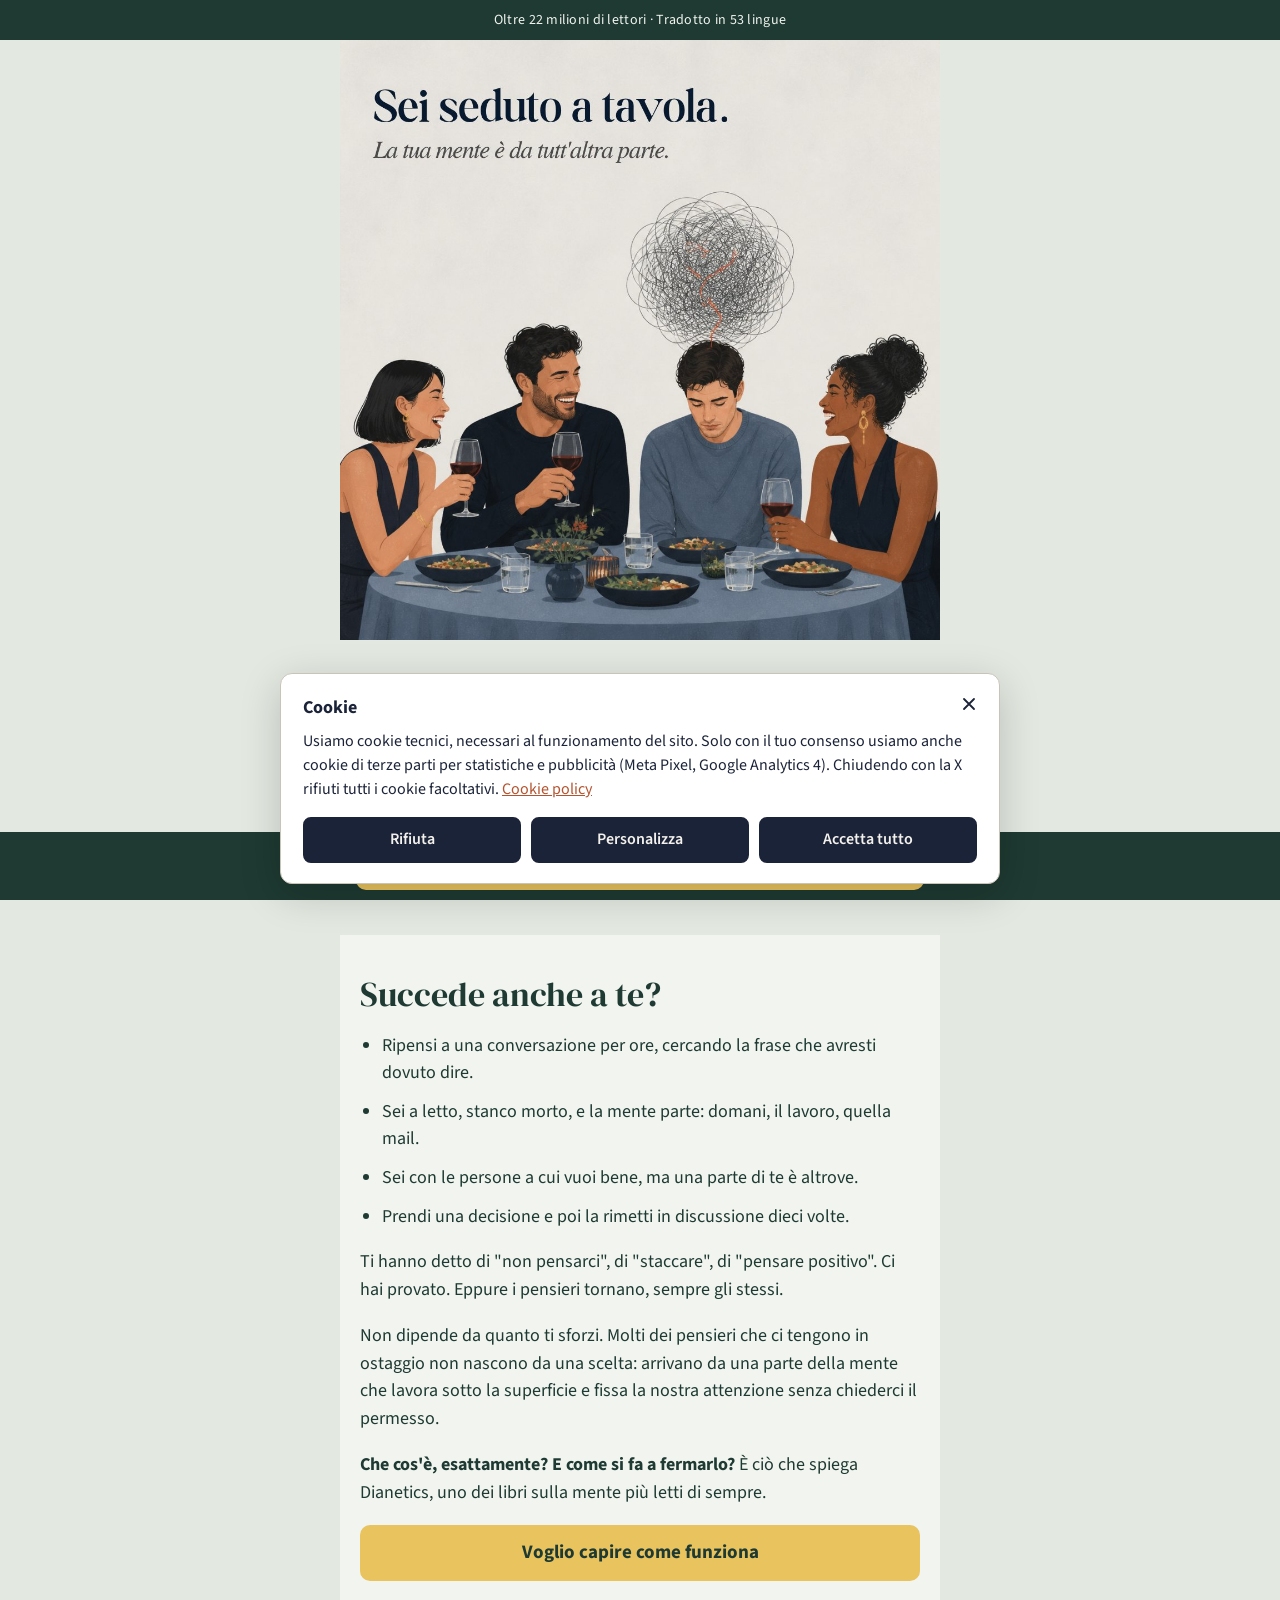
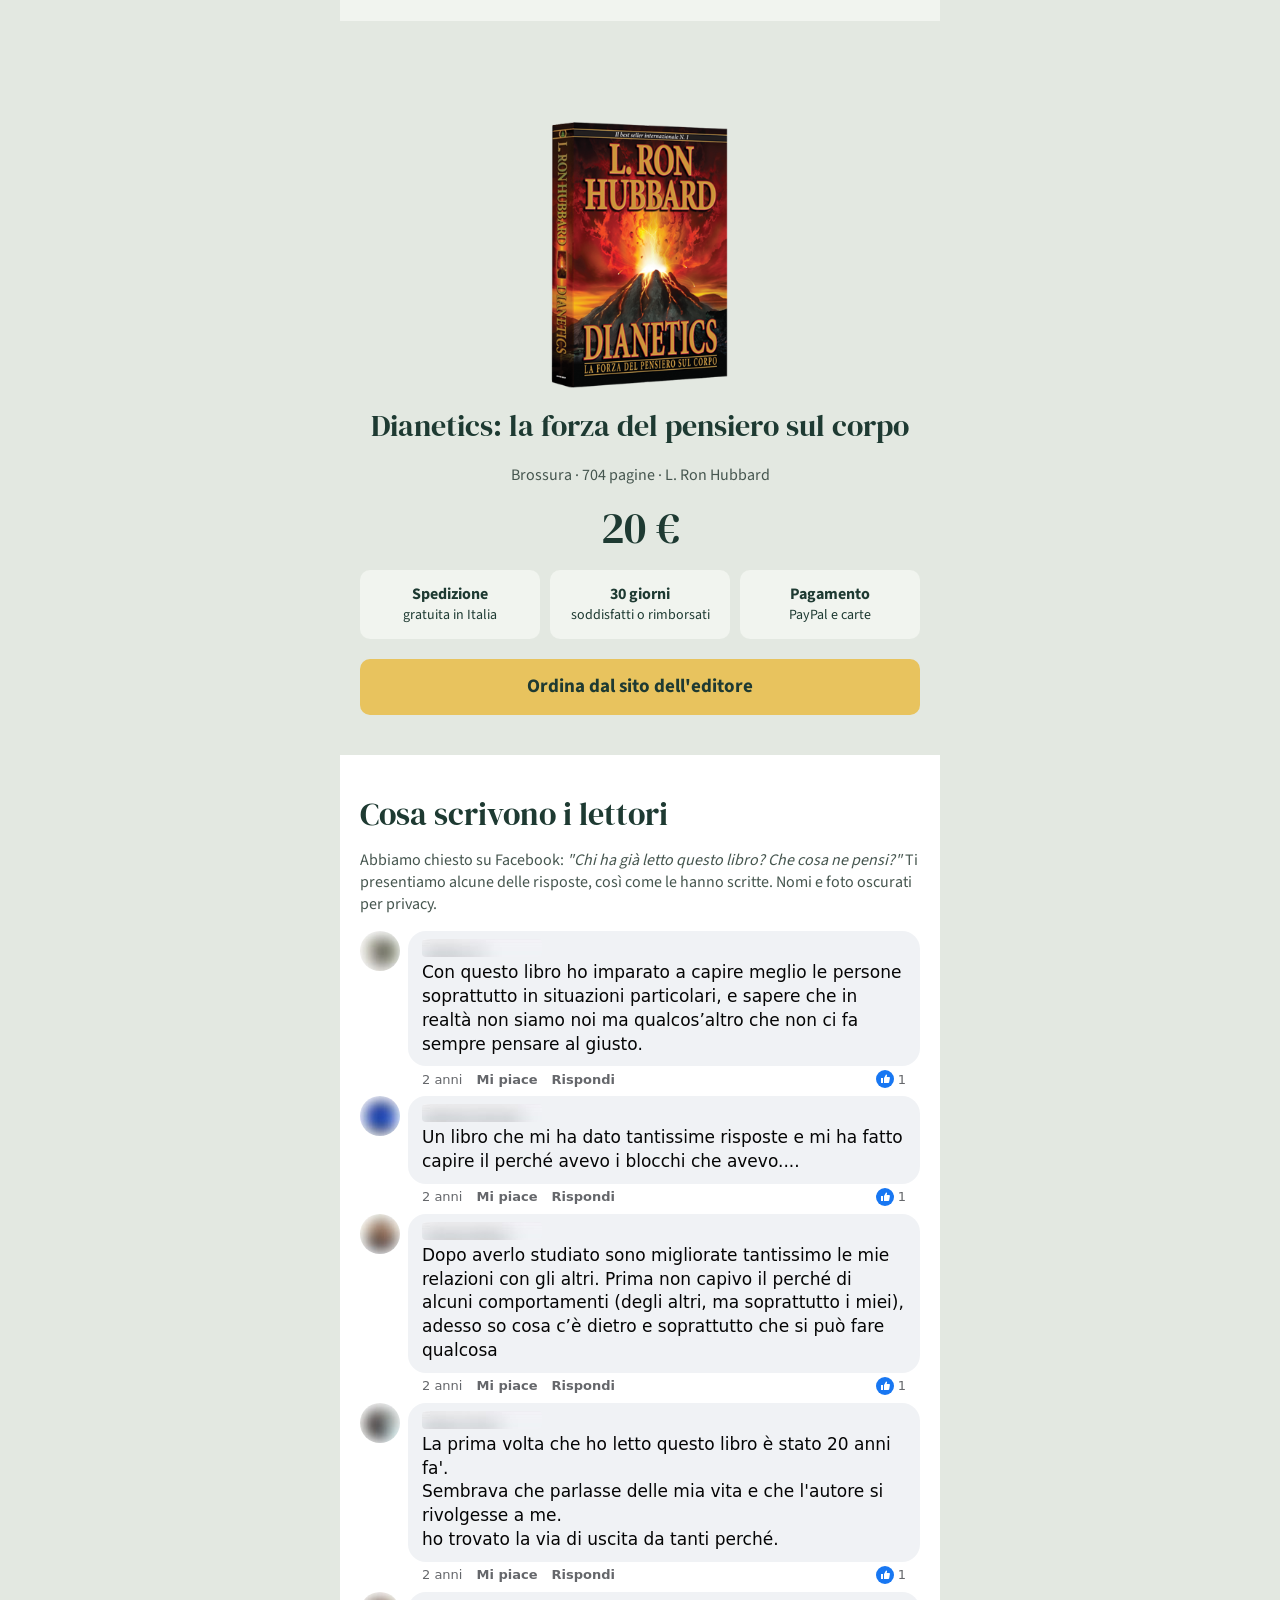
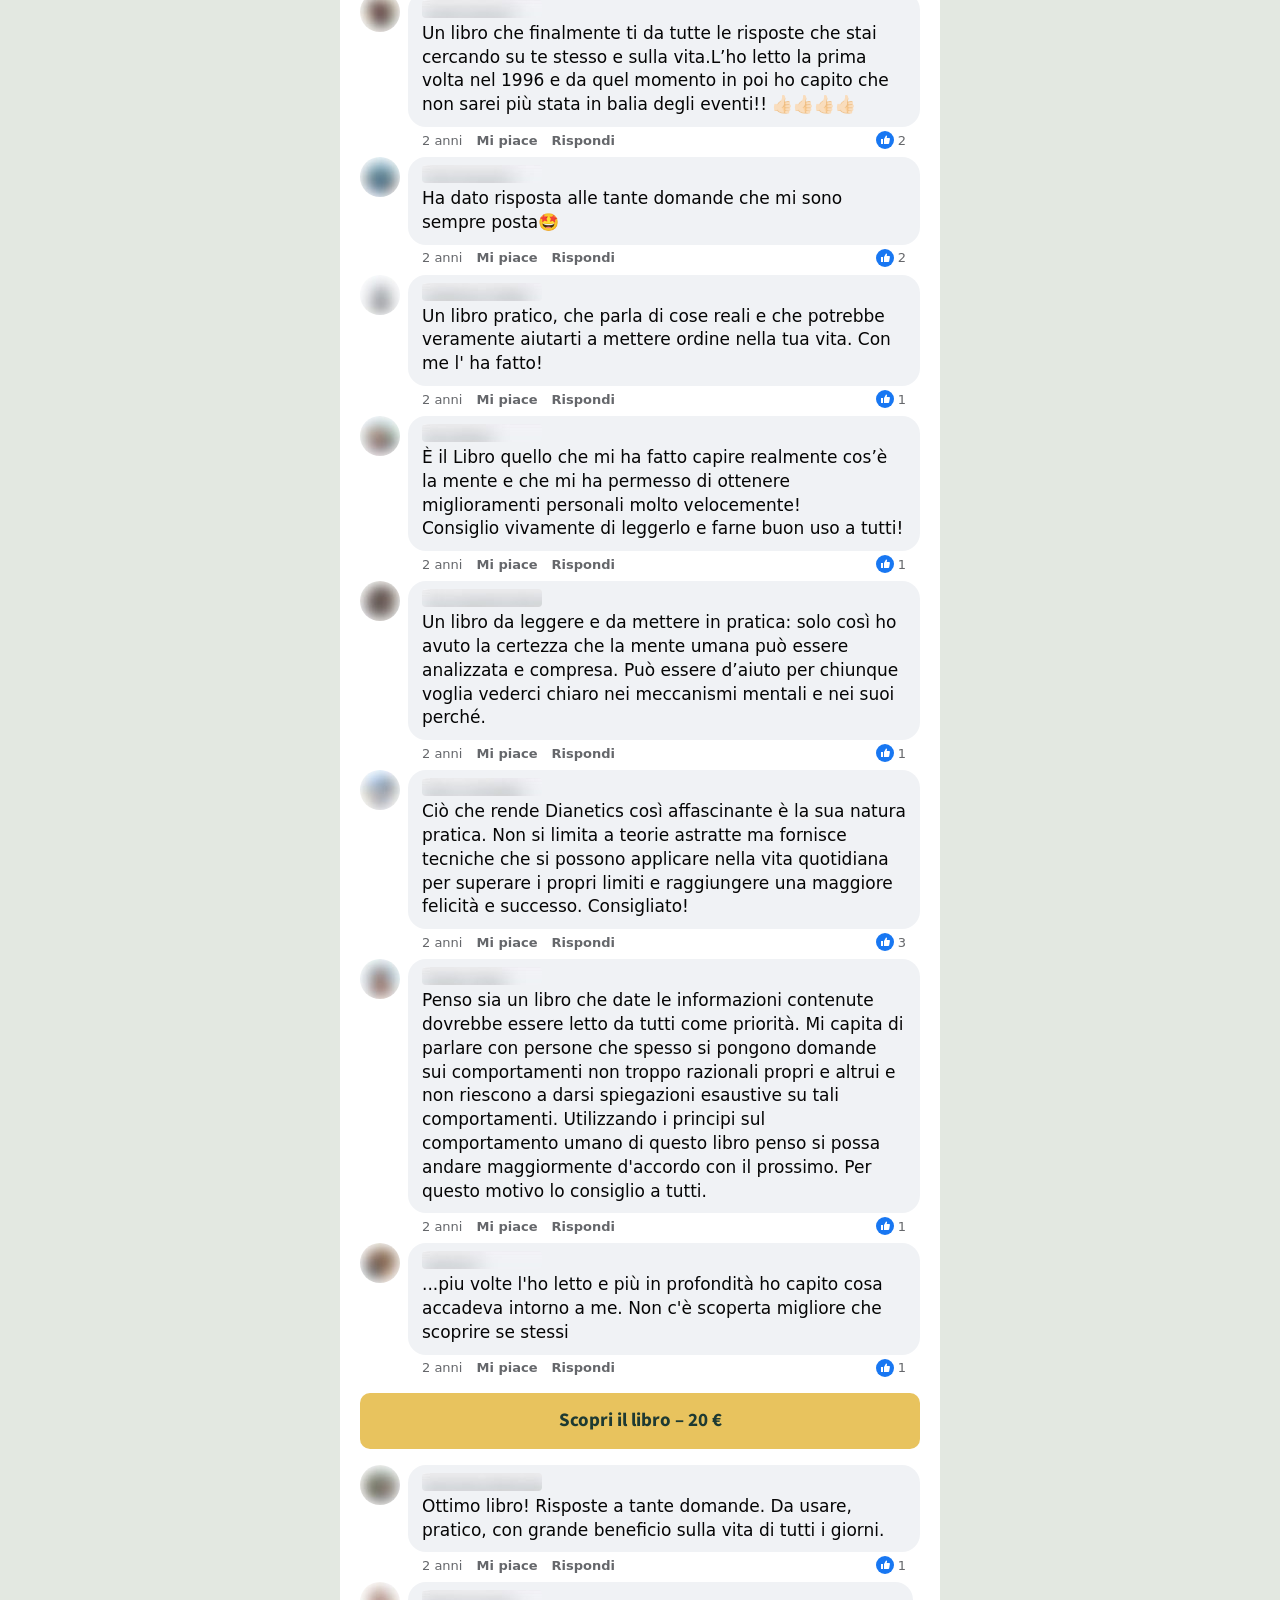
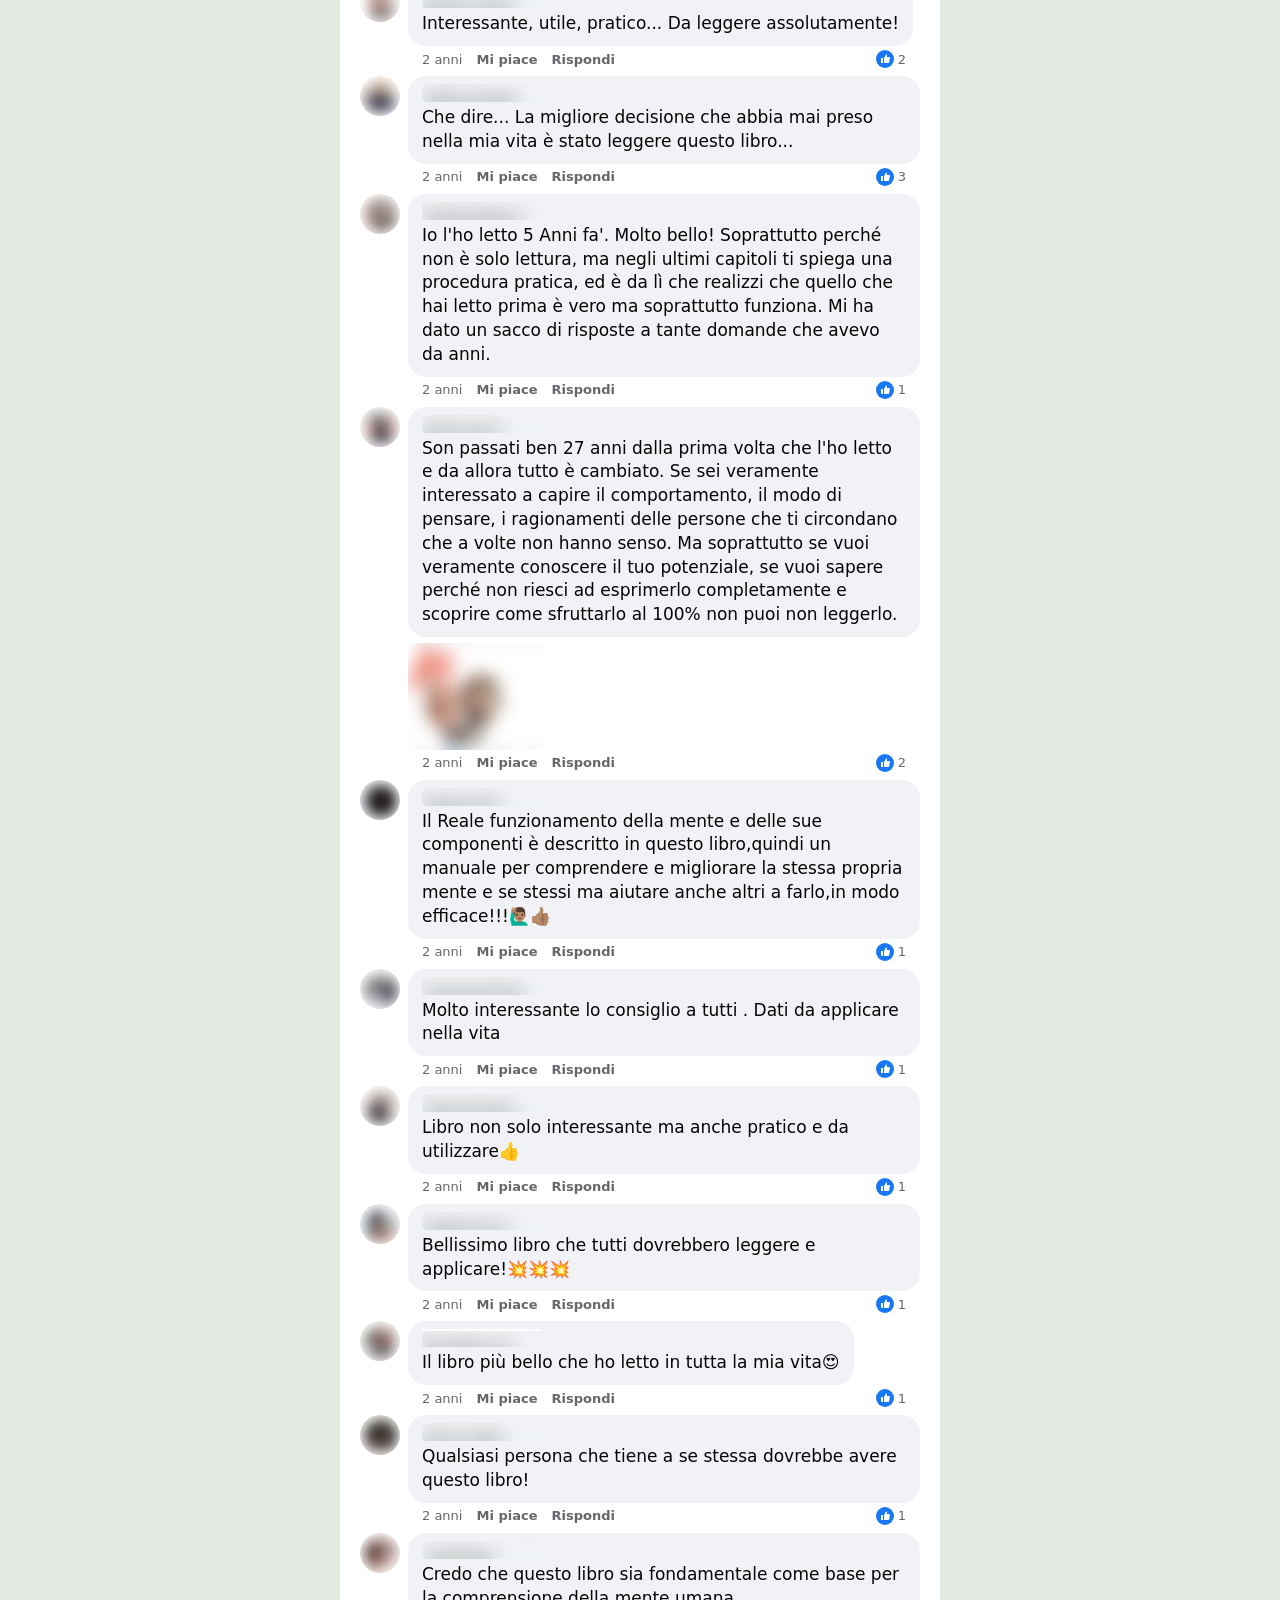
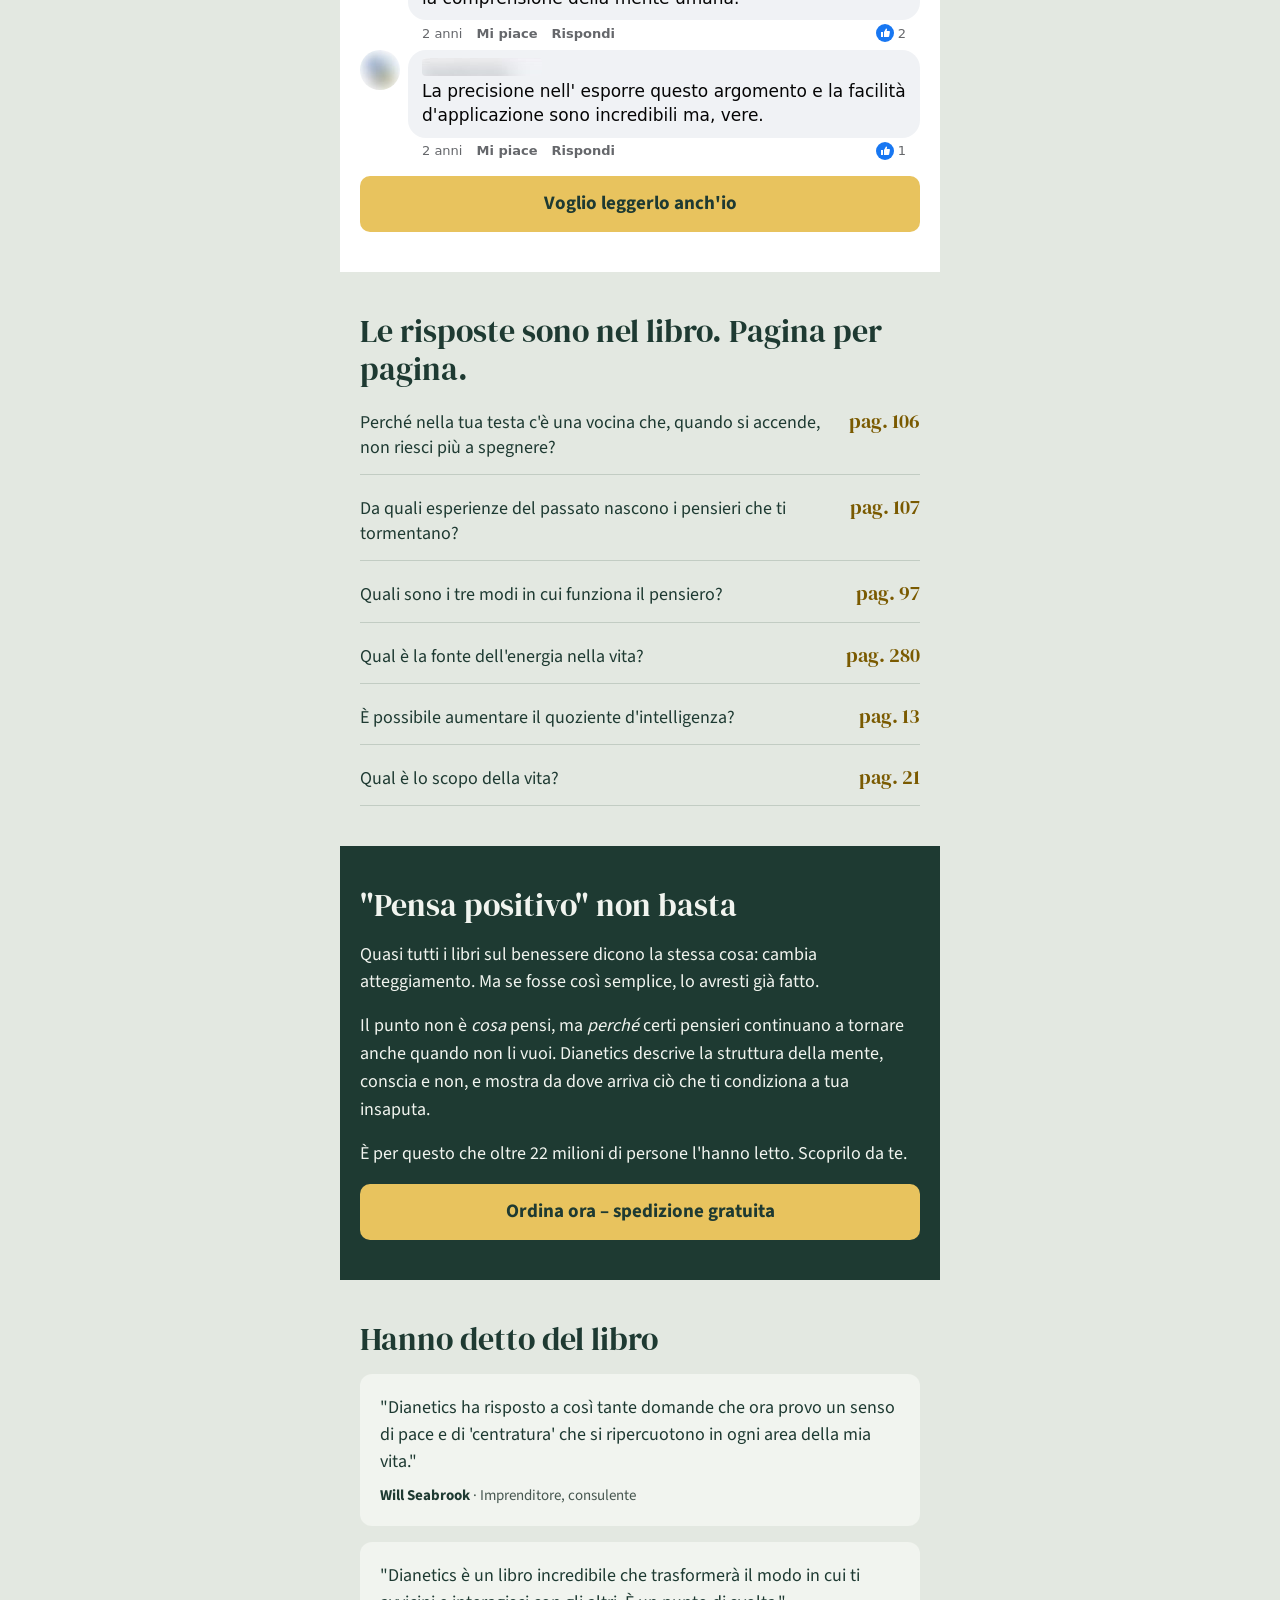
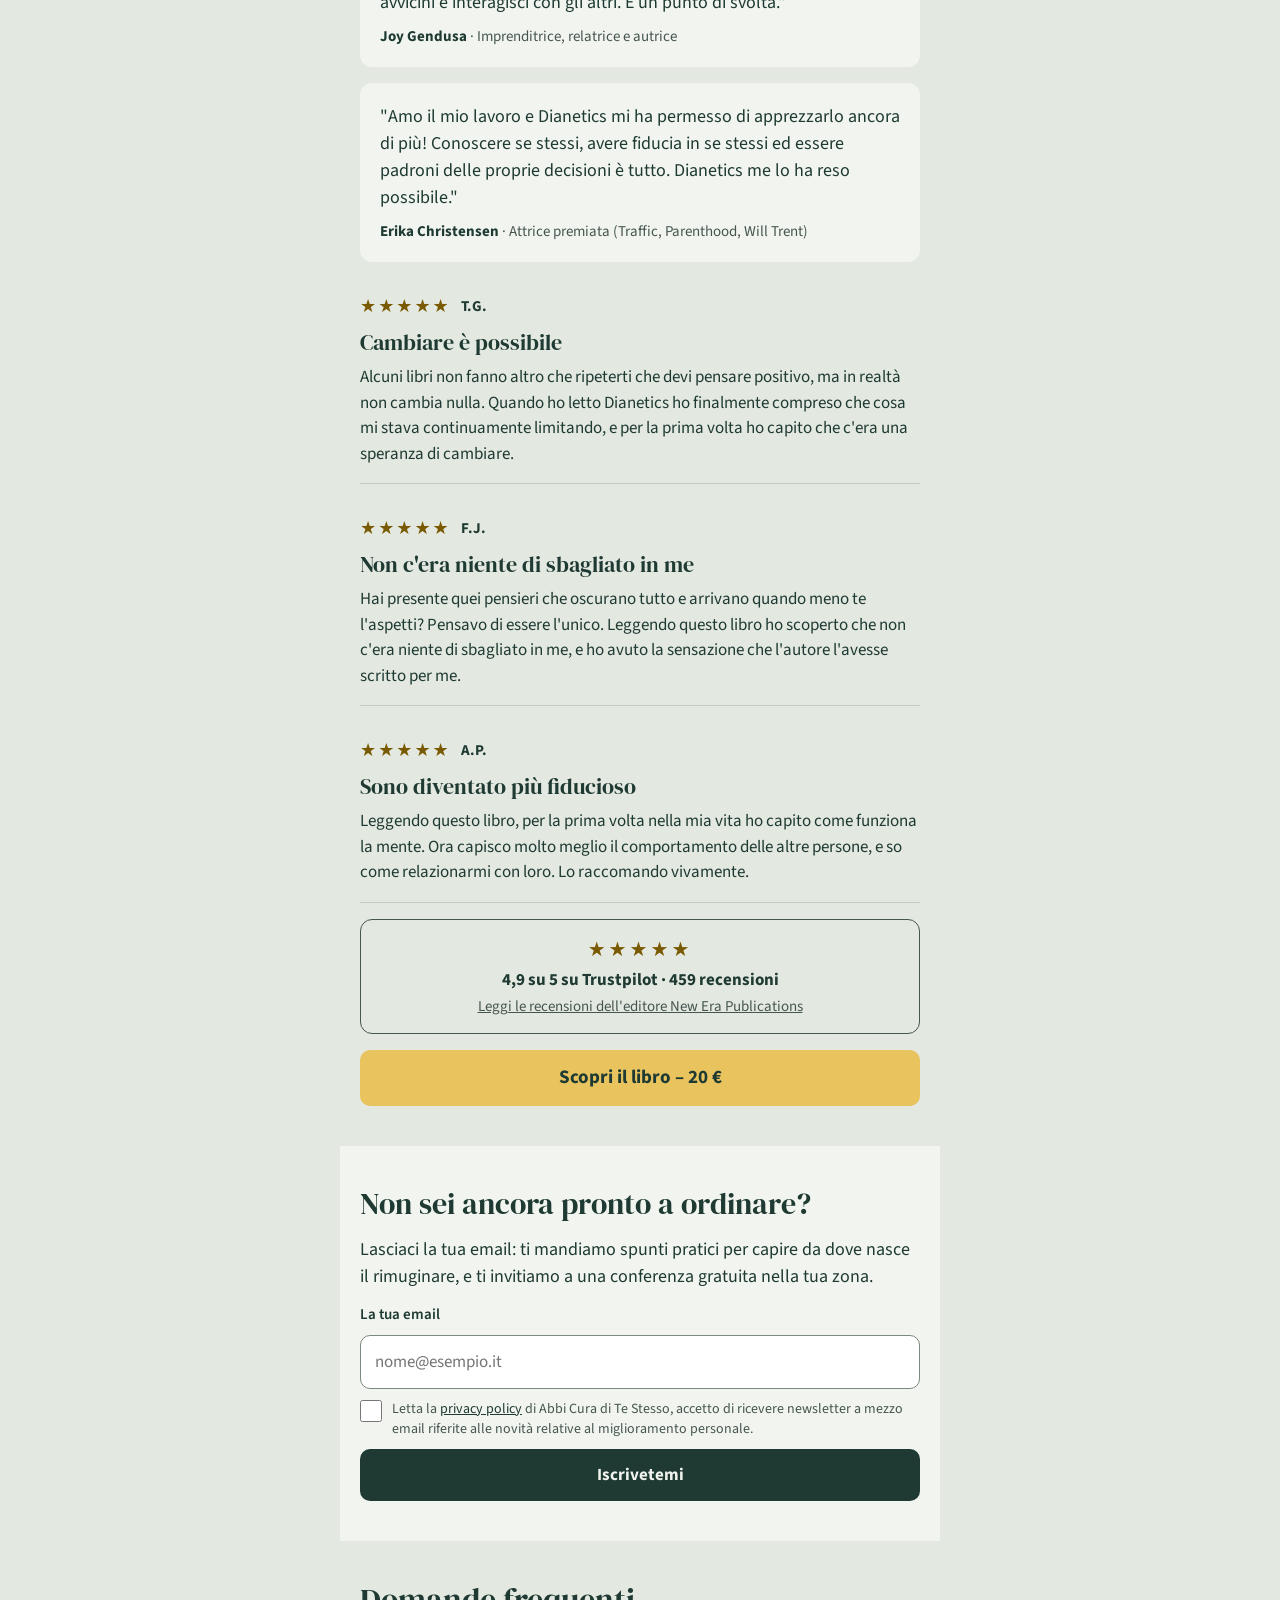
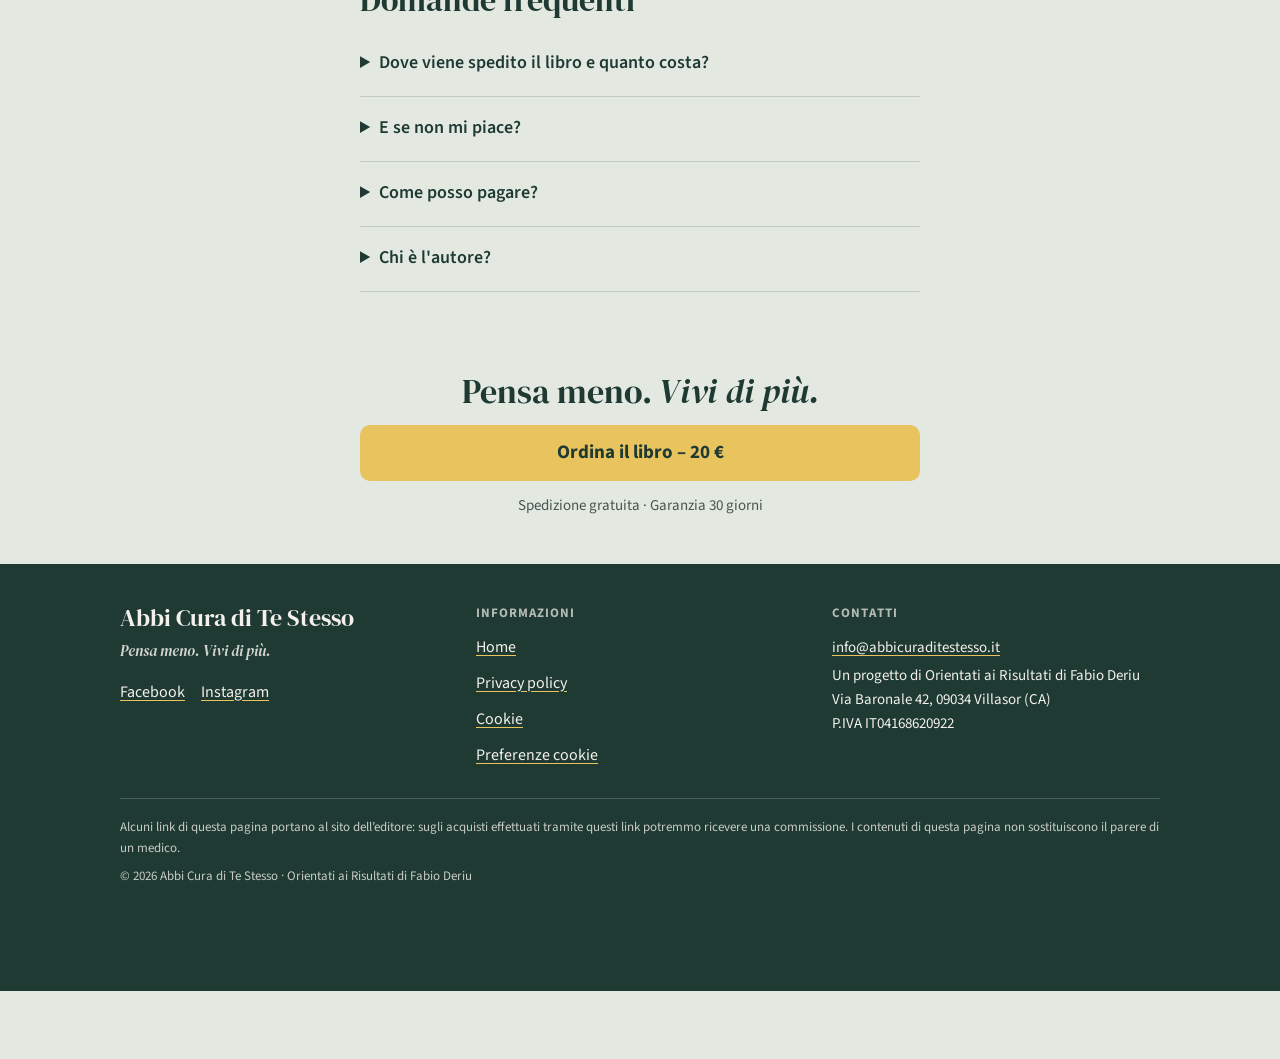
<file: pensa-meno/v2/index.html>
<!doctype html>
<html lang="it">
<head>
<meta charset="utf-8">
<meta name="viewport" content="width=device-width, initial-scale=1">
<!-- Banner cookie OAR: configurazione e componente. Devono stare PRIMA di qualsiasi tag di tracciamento. -->
<script src="/cookie-config.js"></script>
<script src="/cookie-consent.js"></script>
<!-- Google Analytics 4: parte solo con il consenso "Statistica". ID FITTIZIO: sostituire G-DEMO123456 con quello vero (2 punti). -->
<script type="text/plain" data-consent="analytics" data-service="ga4" data-src="https://www.googletagmanager.com/gtag/js?id=G-DEMO123456"></script>
<script type="text/plain" data-consent="analytics" data-service="ga4">
  gtag('js', new Date());
  gtag('config', 'G-DEMO123456');
</script>
<!-- Meta Pixel: parte solo con il consenso "Marketing". ID FITTIZIO: sostituire 000000000000000 con quello vero. Nessun <noscript>. -->
<script type="text/plain" data-consent="marketing" data-service="meta-pixel">
  !function(f,b,e,v,n,t,s){if(f.fbq)return;n=f.fbq=function(){n.callMethod?
  n.callMethod.apply(n,arguments):n.queue.push(arguments)};if(!f._fbq)f._fbq=n;
  n.push=n;n.loaded=!0;n.version='2.0';n.queue=[];t=b.createElement(e);t.async=!0;
  t.src=v;s=b.getElementsByTagName(e)[0];s.parentNode.insertBefore(t,s)}(window,
  document,'script','https://connect.facebook.net/en_US/fbevents.js');
  fbq('init', '000000000000000');
  fbq('track', 'PageView');
</script>
<meta name="robots" content="noindex, nofollow">
<title>Pensi troppo? Pensa meno, vivi di più</title>
<meta name="description" content="Dietro il continuo rimuginare c'è un meccanismo preciso della mente. Scopri cos'è.">
<link rel="stylesheet" href="/fonts/fonts.css">
<style>
body{margin:0;background:#E3E8E1;color:#1E3A32;font-family:'Source Sans 3',system-ui,sans-serif}
a{color:#1E3A32}a:hover{color:#10241E}
h1,h2,h3{font-family:'DM Serif Display',Georgia,serif;font-weight:400}
</style>
<style>img{max-width:100%}*{-webkit-tap-highlight-color:transparent}</style>
</head>
<body>
<div style="width: 100%; background: #E3E8E1; display: flex; flex-direction: column; align-items: center">

<div style="width: 100%; background: #1E3A32; color: #F1F4EF; text-align: center; padding: 10px 16px; box-sizing: border-box; font-size: 14px; letter-spacing: 0.02em">Oltre 22 milioni di lettori · Tradotto in 53 lingue</div>

<main style="width: 100%; max-width: 600px; box-sizing: border-box; display: flex; flex-direction: column">

<section style="display: flex; flex-direction: column">
<img id="hero" src="/pensa-meno/img/tavola.jpg" alt="Un ragazzo assorto a una cena tra amici sorridenti, con un groviglio di pensieri sopra la testa. Testo: Sei seduto a tavola. La tua mente è da tutt'altra parte." style="width: 100%; aspect-ratio: 1 / 1; object-fit: cover; display: block">
<div style="padding: 28px 20px 36px; display: flex; flex-direction: column; gap: 16px">
<p style="margin: 0; font-size: 21px; line-height: 1.45">Non è un difetto di carattere, e non è mancanza di forza di volontà. Dietro il continuo rimuginare c'è <strong>un meccanismo preciso della mente</strong>. Finché non sai cos'è, continua a lavorare a tua insaputa.</p>
<a href="https://newerapub.com/it/item/dianetics-the-modern-science-of-mental-health-softcover/?ref=575" data-track="acquisto" data-track-label="hero" style="display: flex; align-items: center; justify-content: center; min-height: 56px; border-radius: 10px; background: #E8C35E; color: #1E3A32; font-weight: 700; font-size: 19px; text-decoration: none; padding: 0 20px">Scopri il libro – 20 €</a>
<p style="margin: 0; font-size: 15px; color: #46564F; text-align: center">Spedizione gratuita · Garanzia 30 giorni soddisfatti o rimborsati</p>
</div>
</section>

<section style="padding: 40px 20px; background: #F1F4EF; display: flex; flex-direction: column; gap: 18px">
<h2 style="margin: 0; font-size: 34px; line-height: 1.15">Succede anche a te?</h2>
<ul style="margin: 0; padding-left: 22px; display: flex; flex-direction: column; gap: 12px; font-size: 18px; line-height: 1.5">
<li>Ripensi a una conversazione per ore, cercando la frase che avresti dovuto dire.</li>
<li>Sei a letto, stanco morto, e la mente parte: domani, il lavoro, quella mail.</li>
<li>Sei con le persone a cui vuoi bene, ma una parte di te è altrove.</li>
<li>Prendi una decisione e poi la rimetti in discussione dieci volte.</li>
</ul>
<p style="margin: 0; font-size: 18px; line-height: 1.55">Ti hanno detto di "non pensarci", di "staccare", di "pensare positivo". Ci hai provato. Eppure i pensieri tornano, sempre gli stessi.</p>
<p style="margin: 0; font-size: 18px; line-height: 1.55">Non dipende da quanto ti sforzi. Molti dei pensieri che ci tengono in ostaggio non nascono da una scelta: arrivano da una parte della mente che lavora sotto la superficie e fissa la nostra attenzione senza chiederci il permesso.</p>
<p style="margin: 0; font-size: 18px; line-height: 1.55"><strong>Che cos'è, esattamente? E come si fa a fermarlo?</strong> È ciò che spiega Dianetics, uno dei libri sulla mente più letti di sempre.</p>
<a href="https://newerapub.com/it/item/dianetics-the-modern-science-of-mental-health-softcover/?ref=575" data-track="acquisto" data-track-label="cta-2" style="display: flex; align-items: center; justify-content: center; min-height: 56px; border-radius: 10px; background: #E8C35E; color: #1E3A32; font-weight: 700; font-size: 19px; text-decoration: none; padding: 0 20px">Voglio capire come funziona</a>
</section>

<section style="padding: 40px 20px; display: flex; flex-direction: column; gap: 20px; align-items: center; text-align: center">
<img src="/pensa-meno/img/copertina.png" alt="Copertina del libro Dianetics: la forza del pensiero sul corpo, di L. Ron Hubbard, edizione in brossura" style="width: 240px; height: auto; display: block">
<h2 style="margin: 0; font-size: 30px; line-height: 1.2">Dianetics: la forza del pensiero sul corpo</h2>
<p style="margin: 0; font-size: 16px; color: #46564F">Brossura · 704 pagine · L. Ron Hubbard</p>
<p style="margin: 0; font-family: 'DM Serif Display', Georgia, serif; font-size: 44px; line-height: 1">20 €</p>
<div style="width: 100%; display: grid; grid-template-columns: repeat(3, minmax(0, 1fr)); gap: 10px">
<div style="background: #F1F4EF; border-radius: 10px; padding: 14px 8px; font-size: 14px; line-height: 1.35"><strong style="display: block; font-size: 16px">Spedizione</strong>gratuita in Italia</div>
<div style="background: #F1F4EF; border-radius: 10px; padding: 14px 8px; font-size: 14px; line-height: 1.35"><strong style="display: block; font-size: 16px">30 giorni</strong>soddisfatti o rimborsati</div>
<div style="background: #F1F4EF; border-radius: 10px; padding: 14px 8px; font-size: 14px; line-height: 1.35"><strong style="display: block; font-size: 16px">Pagamento</strong>PayPal e carte</div>
</div>
<a href="https://newerapub.com/it/item/dianetics-the-modern-science-of-mental-health-softcover/?ref=575" data-track="acquisto" data-track-label="cta-3" style="width: 100%; box-sizing: border-box; display: flex; align-items: center; justify-content: center; min-height: 56px; border-radius: 10px; background: #E8C35E; color: #1E3A32; font-weight: 700; font-size: 19px; text-decoration: none; padding: 0 20px">Ordina dal sito dell'editore</a>
</section>

<section style="padding: 40px 20px; background: #FFFFFF; display: flex; flex-direction: column; gap: 16px">
<h2 style="margin: 0; font-size: 32px; line-height: 1.2">Cosa scrivono i lettori</h2>
<p style="margin: 0; font-size: 16px; color: #46564F">Abbiamo chiesto su Facebook: <em>"Chi ha già letto questo libro? Che cosa ne pensi?"</em> Ti presentiamo alcune delle risposte, così come le hanno scritte. Nomi e foto oscurati per privacy.</p>
<div style="display: flex; flex-direction: column; gap: 8px">

<div class="fbc" style="display:flex;gap:8px;align-items:flex-start;text-align:left;font-family:system-ui,-apple-system,'Segoe UI',Roboto,Helvetica,Arial,sans-serif">
<img src="/pensa-meno/img/c01-a.jpg" alt="" width="40" height="40" style="width:40px;height:40px;border-radius:50%;flex:none;object-fit:cover">
<div style="min-width:0;flex:1">
<div style="background:#F0F2F5;border-radius:18px;padding:8px 14px 10px;display:inline-block;max-width:100%;box-sizing:border-box">
<img src="/pensa-meno/img/c01-n.jpg" alt="Nome oscurato" width="120" height="18" style="width:120px;height:18px;display:block;border-radius:4px">
<p style="margin:4px 0 0;font-size:17px;line-height:1.4;color:#050505">Con questo libro ho imparato a capire meglio le persone soprattutto in situazioni particolari, e sapere che in realtà non siamo noi ma qualcos’altro che non ci fa sempre pensare al giusto.</p>
</div>
<div style="display:flex;align-items:center;gap:14px;padding:4px 14px 0;font-size:13px;color:#65676B;font-weight:600"><span style="font-weight:400">2 anni</span><span>Mi piace</span><span>Rispondi</span><span style="margin-left:auto;display:inline-flex;align-items:center;gap:4px;font-weight:400"><svg width="18" height="18" viewBox="0 0 18 18" aria-hidden="true"><circle cx="9" cy="9" r="9" fill="#1877F2"/><path d="M5 8h2v5H5zM8 13V8l2-3.5c.8 0 1.2.6 1 1.4L10.6 7H13c.6 0 1 .5.9 1.1l-.7 3.8c-.1.6-.6 1.1-1.2 1.1z" fill="#fff"/></svg>1</span></div>
</div>
</div>

<div class="fbc" style="display:flex;gap:8px;align-items:flex-start;text-align:left;font-family:system-ui,-apple-system,'Segoe UI',Roboto,Helvetica,Arial,sans-serif">
<img src="/pensa-meno/img/c02-a.jpg" alt="" width="40" height="40" style="width:40px;height:40px;border-radius:50%;flex:none;object-fit:cover">
<div style="min-width:0;flex:1">
<div style="background:#F0F2F5;border-radius:18px;padding:8px 14px 10px;display:inline-block;max-width:100%;box-sizing:border-box">
<img src="/pensa-meno/img/c02-n.jpg" alt="Nome oscurato" width="120" height="18" style="width:120px;height:18px;display:block;border-radius:4px">
<p style="margin:4px 0 0;font-size:17px;line-height:1.4;color:#050505">Un libro che mi ha dato tantissime risposte e mi ha fatto capire il perché avevo i blocchi che avevo....</p>
</div>
<div style="display:flex;align-items:center;gap:14px;padding:4px 14px 0;font-size:13px;color:#65676B;font-weight:600"><span style="font-weight:400">2 anni</span><span>Mi piace</span><span>Rispondi</span><span style="margin-left:auto;display:inline-flex;align-items:center;gap:4px;font-weight:400"><svg width="18" height="18" viewBox="0 0 18 18" aria-hidden="true"><circle cx="9" cy="9" r="9" fill="#1877F2"/><path d="M5 8h2v5H5zM8 13V8l2-3.5c.8 0 1.2.6 1 1.4L10.6 7H13c.6 0 1 .5.9 1.1l-.7 3.8c-.1.6-.6 1.1-1.2 1.1z" fill="#fff"/></svg>1</span></div>
</div>
</div>

<div class="fbc" style="display:flex;gap:8px;align-items:flex-start;text-align:left;font-family:system-ui,-apple-system,'Segoe UI',Roboto,Helvetica,Arial,sans-serif">
<img src="/pensa-meno/img/c03-a.jpg" alt="" width="40" height="40" style="width:40px;height:40px;border-radius:50%;flex:none;object-fit:cover">
<div style="min-width:0;flex:1">
<div style="background:#F0F2F5;border-radius:18px;padding:8px 14px 10px;display:inline-block;max-width:100%;box-sizing:border-box">
<img src="/pensa-meno/img/c03-n.jpg" alt="Nome oscurato" width="120" height="18" style="width:120px;height:18px;display:block;border-radius:4px">
<p style="margin:4px 0 0;font-size:17px;line-height:1.4;color:#050505">Dopo averlo studiato sono migliorate tantissimo le mie relazioni con gli altri. Prima non capivo il perché di alcuni comportamenti (degli altri, ma soprattutto i miei), adesso so cosa c’è dietro e soprattutto che si può fare qualcosa</p>
</div>
<div style="display:flex;align-items:center;gap:14px;padding:4px 14px 0;font-size:13px;color:#65676B;font-weight:600"><span style="font-weight:400">2 anni</span><span>Mi piace</span><span>Rispondi</span><span style="margin-left:auto;display:inline-flex;align-items:center;gap:4px;font-weight:400"><svg width="18" height="18" viewBox="0 0 18 18" aria-hidden="true"><circle cx="9" cy="9" r="9" fill="#1877F2"/><path d="M5 8h2v5H5zM8 13V8l2-3.5c.8 0 1.2.6 1 1.4L10.6 7H13c.6 0 1 .5.9 1.1l-.7 3.8c-.1.6-.6 1.1-1.2 1.1z" fill="#fff"/></svg>1</span></div>
</div>
</div>

<div class="fbc" style="display:flex;gap:8px;align-items:flex-start;text-align:left;font-family:system-ui,-apple-system,'Segoe UI',Roboto,Helvetica,Arial,sans-serif">
<img src="/pensa-meno/img/c04-a.jpg" alt="" width="40" height="40" style="width:40px;height:40px;border-radius:50%;flex:none;object-fit:cover">
<div style="min-width:0;flex:1">
<div style="background:#F0F2F5;border-radius:18px;padding:8px 14px 10px;display:inline-block;max-width:100%;box-sizing:border-box">
<img src="/pensa-meno/img/c04-n.jpg" alt="Nome oscurato" width="120" height="18" style="width:120px;height:18px;display:block;border-radius:4px">
<p style="margin:4px 0 0;font-size:17px;line-height:1.4;color:#050505">La prima volta che ho letto questo libro è stato 20 anni fa'.<br>Sembrava che parlasse delle mia vita e che l'autore si rivolgesse a me.<br>ho trovato la via di uscita da tanti perché.</p>
</div>
<div style="display:flex;align-items:center;gap:14px;padding:4px 14px 0;font-size:13px;color:#65676B;font-weight:600"><span style="font-weight:400">2 anni</span><span>Mi piace</span><span>Rispondi</span><span style="margin-left:auto;display:inline-flex;align-items:center;gap:4px;font-weight:400"><svg width="18" height="18" viewBox="0 0 18 18" aria-hidden="true"><circle cx="9" cy="9" r="9" fill="#1877F2"/><path d="M5 8h2v5H5zM8 13V8l2-3.5c.8 0 1.2.6 1 1.4L10.6 7H13c.6 0 1 .5.9 1.1l-.7 3.8c-.1.6-.6 1.1-1.2 1.1z" fill="#fff"/></svg>1</span></div>
</div>
</div>

<div class="fbc" style="display:flex;gap:8px;align-items:flex-start;text-align:left;font-family:system-ui,-apple-system,'Segoe UI',Roboto,Helvetica,Arial,sans-serif">
<img src="/pensa-meno/img/c05-a.jpg" alt="" width="40" height="40" style="width:40px;height:40px;border-radius:50%;flex:none;object-fit:cover">
<div style="min-width:0;flex:1">
<div style="background:#F0F2F5;border-radius:18px;padding:8px 14px 10px;display:inline-block;max-width:100%;box-sizing:border-box">
<img src="/pensa-meno/img/c05-n.jpg" alt="Nome oscurato" width="120" height="18" style="width:120px;height:18px;display:block;border-radius:4px">
<p style="margin:4px 0 0;font-size:17px;line-height:1.4;color:#050505">Un libro che finalmente ti da tutte le risposte che stai cercando su te stesso e sulla vita.L’ho letto la prima volta nel 1996 e da quel momento in poi ho capito che non sarei più stata in balia degli eventi!! 👍🏻👍🏻👍🏻👍🏻</p>
</div>
<div style="display:flex;align-items:center;gap:14px;padding:4px 14px 0;font-size:13px;color:#65676B;font-weight:600"><span style="font-weight:400">2 anni</span><span>Mi piace</span><span>Rispondi</span><span style="margin-left:auto;display:inline-flex;align-items:center;gap:4px;font-weight:400"><svg width="18" height="18" viewBox="0 0 18 18" aria-hidden="true"><circle cx="9" cy="9" r="9" fill="#1877F2"/><path d="M5 8h2v5H5zM8 13V8l2-3.5c.8 0 1.2.6 1 1.4L10.6 7H13c.6 0 1 .5.9 1.1l-.7 3.8c-.1.6-.6 1.1-1.2 1.1z" fill="#fff"/></svg>2</span></div>
</div>
</div>

<div class="fbc" style="display:flex;gap:8px;align-items:flex-start;text-align:left;font-family:system-ui,-apple-system,'Segoe UI',Roboto,Helvetica,Arial,sans-serif">
<img src="/pensa-meno/img/c06-a.jpg" alt="" width="40" height="40" style="width:40px;height:40px;border-radius:50%;flex:none;object-fit:cover">
<div style="min-width:0;flex:1">
<div style="background:#F0F2F5;border-radius:18px;padding:8px 14px 10px;display:inline-block;max-width:100%;box-sizing:border-box">
<img src="/pensa-meno/img/c06-n.jpg" alt="Nome oscurato" width="120" height="18" style="width:120px;height:18px;display:block;border-radius:4px">
<p style="margin:4px 0 0;font-size:17px;line-height:1.4;color:#050505">Ha dato risposta alle tante domande che mi sono sempre posta🤩</p>
</div>
<div style="display:flex;align-items:center;gap:14px;padding:4px 14px 0;font-size:13px;color:#65676B;font-weight:600"><span style="font-weight:400">2 anni</span><span>Mi piace</span><span>Rispondi</span><span style="margin-left:auto;display:inline-flex;align-items:center;gap:4px;font-weight:400"><svg width="18" height="18" viewBox="0 0 18 18" aria-hidden="true"><circle cx="9" cy="9" r="9" fill="#1877F2"/><path d="M5 8h2v5H5zM8 13V8l2-3.5c.8 0 1.2.6 1 1.4L10.6 7H13c.6 0 1 .5.9 1.1l-.7 3.8c-.1.6-.6 1.1-1.2 1.1z" fill="#fff"/></svg>2</span></div>
</div>
</div>

<div class="fbc" style="display:flex;gap:8px;align-items:flex-start;text-align:left;font-family:system-ui,-apple-system,'Segoe UI',Roboto,Helvetica,Arial,sans-serif">
<img src="/pensa-meno/img/c07-a.jpg" alt="" width="40" height="40" style="width:40px;height:40px;border-radius:50%;flex:none;object-fit:cover">
<div style="min-width:0;flex:1">
<div style="background:#F0F2F5;border-radius:18px;padding:8px 14px 10px;display:inline-block;max-width:100%;box-sizing:border-box">
<img src="/pensa-meno/img/c07-n.jpg" alt="Nome oscurato" width="120" height="18" style="width:120px;height:18px;display:block;border-radius:4px">
<p style="margin:4px 0 0;font-size:17px;line-height:1.4;color:#050505">Un libro pratico, che parla di cose reali e che potrebbe veramente aiutarti a mettere ordine nella tua vita. Con me l' ha fatto!</p>
</div>
<div style="display:flex;align-items:center;gap:14px;padding:4px 14px 0;font-size:13px;color:#65676B;font-weight:600"><span style="font-weight:400">2 anni</span><span>Mi piace</span><span>Rispondi</span><span style="margin-left:auto;display:inline-flex;align-items:center;gap:4px;font-weight:400"><svg width="18" height="18" viewBox="0 0 18 18" aria-hidden="true"><circle cx="9" cy="9" r="9" fill="#1877F2"/><path d="M5 8h2v5H5zM8 13V8l2-3.5c.8 0 1.2.6 1 1.4L10.6 7H13c.6 0 1 .5.9 1.1l-.7 3.8c-.1.6-.6 1.1-1.2 1.1z" fill="#fff"/></svg>1</span></div>
</div>
</div>

<div class="fbc" style="display:flex;gap:8px;align-items:flex-start;text-align:left;font-family:system-ui,-apple-system,'Segoe UI',Roboto,Helvetica,Arial,sans-serif">
<img src="/pensa-meno/img/c08-a.jpg" alt="" width="40" height="40" style="width:40px;height:40px;border-radius:50%;flex:none;object-fit:cover">
<div style="min-width:0;flex:1">
<div style="background:#F0F2F5;border-radius:18px;padding:8px 14px 10px;display:inline-block;max-width:100%;box-sizing:border-box">
<img src="/pensa-meno/img/c08-n.jpg" alt="Nome oscurato" width="120" height="18" style="width:120px;height:18px;display:block;border-radius:4px">
<p style="margin:4px 0 0;font-size:17px;line-height:1.4;color:#050505">È il Libro quello che mi ha fatto capire realmente cos’è la mente e che mi ha permesso di ottenere miglioramenti personali molto velocemente!<br>Consiglio vivamente di leggerlo e farne buon uso a tutti!</p>
</div>
<div style="display:flex;align-items:center;gap:14px;padding:4px 14px 0;font-size:13px;color:#65676B;font-weight:600"><span style="font-weight:400">2 anni</span><span>Mi piace</span><span>Rispondi</span><span style="margin-left:auto;display:inline-flex;align-items:center;gap:4px;font-weight:400"><svg width="18" height="18" viewBox="0 0 18 18" aria-hidden="true"><circle cx="9" cy="9" r="9" fill="#1877F2"/><path d="M5 8h2v5H5zM8 13V8l2-3.5c.8 0 1.2.6 1 1.4L10.6 7H13c.6 0 1 .5.9 1.1l-.7 3.8c-.1.6-.6 1.1-1.2 1.1z" fill="#fff"/></svg>1</span></div>
</div>
</div>

<div class="fbc" style="display:flex;gap:8px;align-items:flex-start;text-align:left;font-family:system-ui,-apple-system,'Segoe UI',Roboto,Helvetica,Arial,sans-serif">
<img src="/pensa-meno/img/c09-a.jpg" alt="" width="40" height="40" style="width:40px;height:40px;border-radius:50%;flex:none;object-fit:cover">
<div style="min-width:0;flex:1">
<div style="background:#F0F2F5;border-radius:18px;padding:8px 14px 10px;display:inline-block;max-width:100%;box-sizing:border-box">
<img src="/pensa-meno/img/c09-n.jpg" alt="Nome oscurato" width="120" height="18" style="width:120px;height:18px;display:block;border-radius:4px">
<p style="margin:4px 0 0;font-size:17px;line-height:1.4;color:#050505">Un libro da leggere e da mettere in pratica: solo così ho avuto la certezza che la mente umana può essere analizzata e compresa. Può essere d’aiuto per chiunque voglia vederci chiaro nei meccanismi mentali e nei suoi perché.</p>
</div>
<div style="display:flex;align-items:center;gap:14px;padding:4px 14px 0;font-size:13px;color:#65676B;font-weight:600"><span style="font-weight:400">2 anni</span><span>Mi piace</span><span>Rispondi</span><span style="margin-left:auto;display:inline-flex;align-items:center;gap:4px;font-weight:400"><svg width="18" height="18" viewBox="0 0 18 18" aria-hidden="true"><circle cx="9" cy="9" r="9" fill="#1877F2"/><path d="M5 8h2v5H5zM8 13V8l2-3.5c.8 0 1.2.6 1 1.4L10.6 7H13c.6 0 1 .5.9 1.1l-.7 3.8c-.1.6-.6 1.1-1.2 1.1z" fill="#fff"/></svg>1</span></div>
</div>
</div>

<div class="fbc" style="display:flex;gap:8px;align-items:flex-start;text-align:left;font-family:system-ui,-apple-system,'Segoe UI',Roboto,Helvetica,Arial,sans-serif">
<img src="/pensa-meno/img/c10-a.jpg" alt="" width="40" height="40" style="width:40px;height:40px;border-radius:50%;flex:none;object-fit:cover">
<div style="min-width:0;flex:1">
<div style="background:#F0F2F5;border-radius:18px;padding:8px 14px 10px;display:inline-block;max-width:100%;box-sizing:border-box">
<img src="/pensa-meno/img/c10-n.jpg" alt="Nome oscurato" width="120" height="18" style="width:120px;height:18px;display:block;border-radius:4px">
<p style="margin:4px 0 0;font-size:17px;line-height:1.4;color:#050505">Ciò che rende Dianetics così affascinante è la sua natura pratica. Non si limita a teorie astratte ma fornisce tecniche che si possono applicare nella vita quotidiana per superare i propri limiti e raggiungere una maggiore felicità e successo. Consigliato!</p>
</div>
<div style="display:flex;align-items:center;gap:14px;padding:4px 14px 0;font-size:13px;color:#65676B;font-weight:600"><span style="font-weight:400">2 anni</span><span>Mi piace</span><span>Rispondi</span><span style="margin-left:auto;display:inline-flex;align-items:center;gap:4px;font-weight:400"><svg width="18" height="18" viewBox="0 0 18 18" aria-hidden="true"><circle cx="9" cy="9" r="9" fill="#1877F2"/><path d="M5 8h2v5H5zM8 13V8l2-3.5c.8 0 1.2.6 1 1.4L10.6 7H13c.6 0 1 .5.9 1.1l-.7 3.8c-.1.6-.6 1.1-1.2 1.1z" fill="#fff"/></svg>3</span></div>
</div>
</div>

<div class="fbc" style="display:flex;gap:8px;align-items:flex-start;text-align:left;font-family:system-ui,-apple-system,'Segoe UI',Roboto,Helvetica,Arial,sans-serif">
<img src="/pensa-meno/img/c11-a.jpg" alt="" width="40" height="40" style="width:40px;height:40px;border-radius:50%;flex:none;object-fit:cover">
<div style="min-width:0;flex:1">
<div style="background:#F0F2F5;border-radius:18px;padding:8px 14px 10px;display:inline-block;max-width:100%;box-sizing:border-box">
<img src="/pensa-meno/img/c11-n.jpg" alt="Nome oscurato" width="120" height="18" style="width:120px;height:18px;display:block;border-radius:4px">
<p style="margin:4px 0 0;font-size:17px;line-height:1.4;color:#050505">Penso sia un libro che date le informazioni contenute dovrebbe essere letto da tutti come priorità. Mi capita di parlare con persone che spesso si pongono domande sui comportamenti non troppo razionali propri e altrui e non riescono a darsi spiegazioni esaustive su tali comportamenti. Utilizzando i principi sul comportamento umano di questo libro penso si possa andare maggiormente d'accordo con il prossimo. Per questo motivo lo consiglio a tutti.</p>
</div>
<div style="display:flex;align-items:center;gap:14px;padding:4px 14px 0;font-size:13px;color:#65676B;font-weight:600"><span style="font-weight:400">2 anni</span><span>Mi piace</span><span>Rispondi</span><span style="margin-left:auto;display:inline-flex;align-items:center;gap:4px;font-weight:400"><svg width="18" height="18" viewBox="0 0 18 18" aria-hidden="true"><circle cx="9" cy="9" r="9" fill="#1877F2"/><path d="M5 8h2v5H5zM8 13V8l2-3.5c.8 0 1.2.6 1 1.4L10.6 7H13c.6 0 1 .5.9 1.1l-.7 3.8c-.1.6-.6 1.1-1.2 1.1z" fill="#fff"/></svg>1</span></div>
</div>
</div>

<div class="fbc" style="display:flex;gap:8px;align-items:flex-start;text-align:left;font-family:system-ui,-apple-system,'Segoe UI',Roboto,Helvetica,Arial,sans-serif">
<img src="/pensa-meno/img/c12-a.jpg" alt="" width="40" height="40" style="width:40px;height:40px;border-radius:50%;flex:none;object-fit:cover">
<div style="min-width:0;flex:1">
<div style="background:#F0F2F5;border-radius:18px;padding:8px 14px 10px;display:inline-block;max-width:100%;box-sizing:border-box">
<img src="/pensa-meno/img/c12-n.jpg" alt="Nome oscurato" width="120" height="18" style="width:120px;height:18px;display:block;border-radius:4px">
<p style="margin:4px 0 0;font-size:17px;line-height:1.4;color:#050505">...piu volte l'ho letto e più in profondità ho capito cosa accadeva intorno a me. Non c'è scoperta migliore che scoprire se stessi</p>
</div>
<div style="display:flex;align-items:center;gap:14px;padding:4px 14px 0;font-size:13px;color:#65676B;font-weight:600"><span style="font-weight:400">2 anni</span><span>Mi piace</span><span>Rispondi</span><span style="margin-left:auto;display:inline-flex;align-items:center;gap:4px;font-weight:400"><svg width="18" height="18" viewBox="0 0 18 18" aria-hidden="true"><circle cx="9" cy="9" r="9" fill="#1877F2"/><path d="M5 8h2v5H5zM8 13V8l2-3.5c.8 0 1.2.6 1 1.4L10.6 7H13c.6 0 1 .5.9 1.1l-.7 3.8c-.1.6-.6 1.1-1.2 1.1z" fill="#fff"/></svg>1</span></div>
</div>
</div>

</div>
<a href="https://newerapub.com/it/item/dianetics-the-modern-science-of-mental-health-softcover/?ref=575" data-track="acquisto" data-track-label="cta-4" style="display: flex; align-items: center; justify-content: center; min-height: 56px; border-radius: 10px; background: #E8C35E; color: #1E3A32; font-weight: 700; font-size: 19px; text-decoration: none; padding: 0 20px">Scopri il libro – 20 €</a>
<div style="display: flex; flex-direction: column; gap: 8px">

<div class="fbc" style="display:flex;gap:8px;align-items:flex-start;text-align:left;font-family:system-ui,-apple-system,'Segoe UI',Roboto,Helvetica,Arial,sans-serif">
<img src="/pensa-meno/img/c13-a.jpg" alt="" width="40" height="40" style="width:40px;height:40px;border-radius:50%;flex:none;object-fit:cover">
<div style="min-width:0;flex:1">
<div style="background:#F0F2F5;border-radius:18px;padding:8px 14px 10px;display:inline-block;max-width:100%;box-sizing:border-box">
<img src="/pensa-meno/img/c13-n.jpg" alt="Nome oscurato" width="120" height="18" style="width:120px;height:18px;display:block;border-radius:4px">
<p style="margin:4px 0 0;font-size:17px;line-height:1.4;color:#050505">Ottimo libro! Risposte a tante domande. Da usare, pratico, con grande beneficio sulla vita di tutti i giorni.</p>
</div>
<div style="display:flex;align-items:center;gap:14px;padding:4px 14px 0;font-size:13px;color:#65676B;font-weight:600"><span style="font-weight:400">2 anni</span><span>Mi piace</span><span>Rispondi</span><span style="margin-left:auto;display:inline-flex;align-items:center;gap:4px;font-weight:400"><svg width="18" height="18" viewBox="0 0 18 18" aria-hidden="true"><circle cx="9" cy="9" r="9" fill="#1877F2"/><path d="M5 8h2v5H5zM8 13V8l2-3.5c.8 0 1.2.6 1 1.4L10.6 7H13c.6 0 1 .5.9 1.1l-.7 3.8c-.1.6-.6 1.1-1.2 1.1z" fill="#fff"/></svg>1</span></div>
</div>
</div>

<div class="fbc" style="display:flex;gap:8px;align-items:flex-start;text-align:left;font-family:system-ui,-apple-system,'Segoe UI',Roboto,Helvetica,Arial,sans-serif">
<img src="/pensa-meno/img/c14-a.jpg" alt="" width="40" height="40" style="width:40px;height:40px;border-radius:50%;flex:none;object-fit:cover">
<div style="min-width:0;flex:1">
<div style="background:#F0F2F5;border-radius:18px;padding:8px 14px 10px;display:inline-block;max-width:100%;box-sizing:border-box">
<img src="/pensa-meno/img/c14-n.jpg" alt="Nome oscurato" width="120" height="18" style="width:120px;height:18px;display:block;border-radius:4px">
<p style="margin:4px 0 0;font-size:17px;line-height:1.4;color:#050505">Interessante, utile, pratico... Da leggere assolutamente!</p>
</div>
<div style="display:flex;align-items:center;gap:14px;padding:4px 14px 0;font-size:13px;color:#65676B;font-weight:600"><span style="font-weight:400">2 anni</span><span>Mi piace</span><span>Rispondi</span><span style="margin-left:auto;display:inline-flex;align-items:center;gap:4px;font-weight:400"><svg width="18" height="18" viewBox="0 0 18 18" aria-hidden="true"><circle cx="9" cy="9" r="9" fill="#1877F2"/><path d="M5 8h2v5H5zM8 13V8l2-3.5c.8 0 1.2.6 1 1.4L10.6 7H13c.6 0 1 .5.9 1.1l-.7 3.8c-.1.6-.6 1.1-1.2 1.1z" fill="#fff"/></svg>2</span></div>
</div>
</div>

<div class="fbc" style="display:flex;gap:8px;align-items:flex-start;text-align:left;font-family:system-ui,-apple-system,'Segoe UI',Roboto,Helvetica,Arial,sans-serif">
<img src="/pensa-meno/img/c15-a.jpg" alt="" width="40" height="40" style="width:40px;height:40px;border-radius:50%;flex:none;object-fit:cover">
<div style="min-width:0;flex:1">
<div style="background:#F0F2F5;border-radius:18px;padding:8px 14px 10px;display:inline-block;max-width:100%;box-sizing:border-box">
<img src="/pensa-meno/img/c15-n.jpg" alt="Nome oscurato" width="120" height="18" style="width:120px;height:18px;display:block;border-radius:4px">
<p style="margin:4px 0 0;font-size:17px;line-height:1.4;color:#050505">Che dire... La migliore decisione che abbia mai preso nella mia vita è stato leggere questo libro...</p>
</div>
<div style="display:flex;align-items:center;gap:14px;padding:4px 14px 0;font-size:13px;color:#65676B;font-weight:600"><span style="font-weight:400">2 anni</span><span>Mi piace</span><span>Rispondi</span><span style="margin-left:auto;display:inline-flex;align-items:center;gap:4px;font-weight:400"><svg width="18" height="18" viewBox="0 0 18 18" aria-hidden="true"><circle cx="9" cy="9" r="9" fill="#1877F2"/><path d="M5 8h2v5H5zM8 13V8l2-3.5c.8 0 1.2.6 1 1.4L10.6 7H13c.6 0 1 .5.9 1.1l-.7 3.8c-.1.6-.6 1.1-1.2 1.1z" fill="#fff"/></svg>3</span></div>
</div>
</div>

<div class="fbc" style="display:flex;gap:8px;align-items:flex-start;text-align:left;font-family:system-ui,-apple-system,'Segoe UI',Roboto,Helvetica,Arial,sans-serif">
<img src="/pensa-meno/img/c16-a.jpg" alt="" width="40" height="40" style="width:40px;height:40px;border-radius:50%;flex:none;object-fit:cover">
<div style="min-width:0;flex:1">
<div style="background:#F0F2F5;border-radius:18px;padding:8px 14px 10px;display:inline-block;max-width:100%;box-sizing:border-box">
<img src="/pensa-meno/img/c16-n.jpg" alt="Nome oscurato" width="120" height="18" style="width:120px;height:18px;display:block;border-radius:4px">
<p style="margin:4px 0 0;font-size:17px;line-height:1.4;color:#050505">Io l'ho letto 5 Anni fa'. Molto bello! Soprattutto perché non è solo lettura, ma negli ultimi capitoli ti spiega una procedura pratica, ed è da lì che realizzi che quello che hai letto prima è vero ma soprattutto funziona. Mi ha dato un sacco di risposte a tante domande che avevo da anni.</p>
</div>
<div style="display:flex;align-items:center;gap:14px;padding:4px 14px 0;font-size:13px;color:#65676B;font-weight:600"><span style="font-weight:400">2 anni</span><span>Mi piace</span><span>Rispondi</span><span style="margin-left:auto;display:inline-flex;align-items:center;gap:4px;font-weight:400"><svg width="18" height="18" viewBox="0 0 18 18" aria-hidden="true"><circle cx="9" cy="9" r="9" fill="#1877F2"/><path d="M5 8h2v5H5zM8 13V8l2-3.5c.8 0 1.2.6 1 1.4L10.6 7H13c.6 0 1 .5.9 1.1l-.7 3.8c-.1.6-.6 1.1-1.2 1.1z" fill="#fff"/></svg>1</span></div>
</div>
</div>

<div class="fbc" style="display:flex;gap:8px;align-items:flex-start;text-align:left;font-family:system-ui,-apple-system,'Segoe UI',Roboto,Helvetica,Arial,sans-serif">
<img src="/pensa-meno/img/c17-a.jpg" alt="" width="40" height="40" style="width:40px;height:40px;border-radius:50%;flex:none;object-fit:cover">
<div style="min-width:0;flex:1">
<div style="background:#F0F2F5;border-radius:18px;padding:8px 14px 10px;display:inline-block;max-width:100%;box-sizing:border-box">
<img src="/pensa-meno/img/c17-n.jpg" alt="Nome oscurato" width="120" height="18" style="width:120px;height:18px;display:block;border-radius:4px">
<p style="margin:4px 0 0;font-size:17px;line-height:1.4;color:#050505">Son passati ben 27 anni dalla prima volta che l'ho letto e da allora tutto è cambiato. Se sei veramente interessato a capire il comportamento, il modo di pensare, i ragionamenti delle persone che ti circondano che a volte non hanno senso. Ma soprattutto se vuoi veramente conoscere il tuo potenziale, se vuoi sapere perché non riesci ad esprimerlo completamente e scoprire come sfruttarlo al 100% non puoi non leggerlo.</p>
</div><img src="/pensa-meno/img/c17-f.jpg" alt="Foto allegata al commento, oscurata" style="width:140px;height:auto;display:block;border-radius:12px;margin-top:6px">
<div style="display:flex;align-items:center;gap:14px;padding:4px 14px 0;font-size:13px;color:#65676B;font-weight:600"><span style="font-weight:400">2 anni</span><span>Mi piace</span><span>Rispondi</span><span style="margin-left:auto;display:inline-flex;align-items:center;gap:4px;font-weight:400"><svg width="18" height="18" viewBox="0 0 18 18" aria-hidden="true"><circle cx="9" cy="9" r="9" fill="#1877F2"/><path d="M5 8h2v5H5zM8 13V8l2-3.5c.8 0 1.2.6 1 1.4L10.6 7H13c.6 0 1 .5.9 1.1l-.7 3.8c-.1.6-.6 1.1-1.2 1.1z" fill="#fff"/></svg>2</span></div>
</div>
</div>

<div class="fbc" style="display:flex;gap:8px;align-items:flex-start;text-align:left;font-family:system-ui,-apple-system,'Segoe UI',Roboto,Helvetica,Arial,sans-serif">
<img src="/pensa-meno/img/c18-a.jpg" alt="" width="40" height="40" style="width:40px;height:40px;border-radius:50%;flex:none;object-fit:cover">
<div style="min-width:0;flex:1">
<div style="background:#F0F2F5;border-radius:18px;padding:8px 14px 10px;display:inline-block;max-width:100%;box-sizing:border-box">
<img src="/pensa-meno/img/c18-n.jpg" alt="Nome oscurato" width="120" height="18" style="width:120px;height:18px;display:block;border-radius:4px">
<p style="margin:4px 0 0;font-size:17px;line-height:1.4;color:#050505">Il Reale funzionamento della mente e delle sue componenti è descritto in questo libro,quindi un manuale per comprendere e migliorare la stessa propria mente e se stessi ma aiutare anche altri a farlo,in modo efficace!!!🙋🏽‍♂️👍🏽</p>
</div>
<div style="display:flex;align-items:center;gap:14px;padding:4px 14px 0;font-size:13px;color:#65676B;font-weight:600"><span style="font-weight:400">2 anni</span><span>Mi piace</span><span>Rispondi</span><span style="margin-left:auto;display:inline-flex;align-items:center;gap:4px;font-weight:400"><svg width="18" height="18" viewBox="0 0 18 18" aria-hidden="true"><circle cx="9" cy="9" r="9" fill="#1877F2"/><path d="M5 8h2v5H5zM8 13V8l2-3.5c.8 0 1.2.6 1 1.4L10.6 7H13c.6 0 1 .5.9 1.1l-.7 3.8c-.1.6-.6 1.1-1.2 1.1z" fill="#fff"/></svg>1</span></div>
</div>
</div>

<div class="fbc" style="display:flex;gap:8px;align-items:flex-start;text-align:left;font-family:system-ui,-apple-system,'Segoe UI',Roboto,Helvetica,Arial,sans-serif">
<img src="/pensa-meno/img/c19-a.jpg" alt="" width="40" height="40" style="width:40px;height:40px;border-radius:50%;flex:none;object-fit:cover">
<div style="min-width:0;flex:1">
<div style="background:#F0F2F5;border-radius:18px;padding:8px 14px 10px;display:inline-block;max-width:100%;box-sizing:border-box">
<img src="/pensa-meno/img/c19-n.jpg" alt="Nome oscurato" width="120" height="18" style="width:120px;height:18px;display:block;border-radius:4px">
<p style="margin:4px 0 0;font-size:17px;line-height:1.4;color:#050505">Molto interessante lo consiglio a tutti . Dati da applicare nella vita</p>
</div>
<div style="display:flex;align-items:center;gap:14px;padding:4px 14px 0;font-size:13px;color:#65676B;font-weight:600"><span style="font-weight:400">2 anni</span><span>Mi piace</span><span>Rispondi</span><span style="margin-left:auto;display:inline-flex;align-items:center;gap:4px;font-weight:400"><svg width="18" height="18" viewBox="0 0 18 18" aria-hidden="true"><circle cx="9" cy="9" r="9" fill="#1877F2"/><path d="M5 8h2v5H5zM8 13V8l2-3.5c.8 0 1.2.6 1 1.4L10.6 7H13c.6 0 1 .5.9 1.1l-.7 3.8c-.1.6-.6 1.1-1.2 1.1z" fill="#fff"/></svg>1</span></div>
</div>
</div>

<div class="fbc" style="display:flex;gap:8px;align-items:flex-start;text-align:left;font-family:system-ui,-apple-system,'Segoe UI',Roboto,Helvetica,Arial,sans-serif">
<img src="/pensa-meno/img/c20-a.jpg" alt="" width="40" height="40" style="width:40px;height:40px;border-radius:50%;flex:none;object-fit:cover">
<div style="min-width:0;flex:1">
<div style="background:#F0F2F5;border-radius:18px;padding:8px 14px 10px;display:inline-block;max-width:100%;box-sizing:border-box">
<img src="/pensa-meno/img/c20-n.jpg" alt="Nome oscurato" width="120" height="18" style="width:120px;height:18px;display:block;border-radius:4px">
<p style="margin:4px 0 0;font-size:17px;line-height:1.4;color:#050505">Libro non solo interessante ma anche pratico e da utilizzare👍</p>
</div>
<div style="display:flex;align-items:center;gap:14px;padding:4px 14px 0;font-size:13px;color:#65676B;font-weight:600"><span style="font-weight:400">2 anni</span><span>Mi piace</span><span>Rispondi</span><span style="margin-left:auto;display:inline-flex;align-items:center;gap:4px;font-weight:400"><svg width="18" height="18" viewBox="0 0 18 18" aria-hidden="true"><circle cx="9" cy="9" r="9" fill="#1877F2"/><path d="M5 8h2v5H5zM8 13V8l2-3.5c.8 0 1.2.6 1 1.4L10.6 7H13c.6 0 1 .5.9 1.1l-.7 3.8c-.1.6-.6 1.1-1.2 1.1z" fill="#fff"/></svg>1</span></div>
</div>
</div>

<div class="fbc" style="display:flex;gap:8px;align-items:flex-start;text-align:left;font-family:system-ui,-apple-system,'Segoe UI',Roboto,Helvetica,Arial,sans-serif">
<img src="/pensa-meno/img/c21-a.jpg" alt="" width="40" height="40" style="width:40px;height:40px;border-radius:50%;flex:none;object-fit:cover">
<div style="min-width:0;flex:1">
<div style="background:#F0F2F5;border-radius:18px;padding:8px 14px 10px;display:inline-block;max-width:100%;box-sizing:border-box">
<img src="/pensa-meno/img/c21-n.jpg" alt="Nome oscurato" width="120" height="18" style="width:120px;height:18px;display:block;border-radius:4px">
<p style="margin:4px 0 0;font-size:17px;line-height:1.4;color:#050505">Bellissimo libro che tutti dovrebbero leggere e applicare!💥💥💥</p>
</div>
<div style="display:flex;align-items:center;gap:14px;padding:4px 14px 0;font-size:13px;color:#65676B;font-weight:600"><span style="font-weight:400">2 anni</span><span>Mi piace</span><span>Rispondi</span><span style="margin-left:auto;display:inline-flex;align-items:center;gap:4px;font-weight:400"><svg width="18" height="18" viewBox="0 0 18 18" aria-hidden="true"><circle cx="9" cy="9" r="9" fill="#1877F2"/><path d="M5 8h2v5H5zM8 13V8l2-3.5c.8 0 1.2.6 1 1.4L10.6 7H13c.6 0 1 .5.9 1.1l-.7 3.8c-.1.6-.6 1.1-1.2 1.1z" fill="#fff"/></svg>1</span></div>
</div>
</div>

<div class="fbc" style="display:flex;gap:8px;align-items:flex-start;text-align:left;font-family:system-ui,-apple-system,'Segoe UI',Roboto,Helvetica,Arial,sans-serif">
<img src="/pensa-meno/img/c22-a.jpg" alt="" width="40" height="40" style="width:40px;height:40px;border-radius:50%;flex:none;object-fit:cover">
<div style="min-width:0;flex:1">
<div style="background:#F0F2F5;border-radius:18px;padding:8px 14px 10px;display:inline-block;max-width:100%;box-sizing:border-box">
<img src="/pensa-meno/img/c22-n.jpg" alt="Nome oscurato" width="120" height="18" style="width:120px;height:18px;display:block;border-radius:4px">
<p style="margin:4px 0 0;font-size:17px;line-height:1.4;color:#050505">Il libro più bello che ho letto in tutta la mia vita😍</p>
</div>
<div style="display:flex;align-items:center;gap:14px;padding:4px 14px 0;font-size:13px;color:#65676B;font-weight:600"><span style="font-weight:400">2 anni</span><span>Mi piace</span><span>Rispondi</span><span style="margin-left:auto;display:inline-flex;align-items:center;gap:4px;font-weight:400"><svg width="18" height="18" viewBox="0 0 18 18" aria-hidden="true"><circle cx="9" cy="9" r="9" fill="#1877F2"/><path d="M5 8h2v5H5zM8 13V8l2-3.5c.8 0 1.2.6 1 1.4L10.6 7H13c.6 0 1 .5.9 1.1l-.7 3.8c-.1.6-.6 1.1-1.2 1.1z" fill="#fff"/></svg>1</span></div>
</div>
</div>

<div class="fbc" style="display:flex;gap:8px;align-items:flex-start;text-align:left;font-family:system-ui,-apple-system,'Segoe UI',Roboto,Helvetica,Arial,sans-serif">
<img src="/pensa-meno/img/c23-a.jpg" alt="" width="40" height="40" style="width:40px;height:40px;border-radius:50%;flex:none;object-fit:cover">
<div style="min-width:0;flex:1">
<div style="background:#F0F2F5;border-radius:18px;padding:8px 14px 10px;display:inline-block;max-width:100%;box-sizing:border-box">
<img src="/pensa-meno/img/c23-n.jpg" alt="Nome oscurato" width="120" height="18" style="width:120px;height:18px;display:block;border-radius:4px">
<p style="margin:4px 0 0;font-size:17px;line-height:1.4;color:#050505">Qualsiasi persona che tiene a se stessa dovrebbe avere questo libro!</p>
</div>
<div style="display:flex;align-items:center;gap:14px;padding:4px 14px 0;font-size:13px;color:#65676B;font-weight:600"><span style="font-weight:400">2 anni</span><span>Mi piace</span><span>Rispondi</span><span style="margin-left:auto;display:inline-flex;align-items:center;gap:4px;font-weight:400"><svg width="18" height="18" viewBox="0 0 18 18" aria-hidden="true"><circle cx="9" cy="9" r="9" fill="#1877F2"/><path d="M5 8h2v5H5zM8 13V8l2-3.5c.8 0 1.2.6 1 1.4L10.6 7H13c.6 0 1 .5.9 1.1l-.7 3.8c-.1.6-.6 1.1-1.2 1.1z" fill="#fff"/></svg>1</span></div>
</div>
</div>

<div class="fbc" style="display:flex;gap:8px;align-items:flex-start;text-align:left;font-family:system-ui,-apple-system,'Segoe UI',Roboto,Helvetica,Arial,sans-serif">
<img src="/pensa-meno/img/c24-a.jpg" alt="" width="40" height="40" style="width:40px;height:40px;border-radius:50%;flex:none;object-fit:cover">
<div style="min-width:0;flex:1">
<div style="background:#F0F2F5;border-radius:18px;padding:8px 14px 10px;display:inline-block;max-width:100%;box-sizing:border-box">
<img src="/pensa-meno/img/c24-n.jpg" alt="Nome oscurato" width="120" height="18" style="width:120px;height:18px;display:block;border-radius:4px">
<p style="margin:4px 0 0;font-size:17px;line-height:1.4;color:#050505">Credo che questo libro sia fondamentale come base per la comprensione della mente umana.</p>
</div>
<div style="display:flex;align-items:center;gap:14px;padding:4px 14px 0;font-size:13px;color:#65676B;font-weight:600"><span style="font-weight:400">2 anni</span><span>Mi piace</span><span>Rispondi</span><span style="margin-left:auto;display:inline-flex;align-items:center;gap:4px;font-weight:400"><svg width="18" height="18" viewBox="0 0 18 18" aria-hidden="true"><circle cx="9" cy="9" r="9" fill="#1877F2"/><path d="M5 8h2v5H5zM8 13V8l2-3.5c.8 0 1.2.6 1 1.4L10.6 7H13c.6 0 1 .5.9 1.1l-.7 3.8c-.1.6-.6 1.1-1.2 1.1z" fill="#fff"/></svg>2</span></div>
</div>
</div>

<div class="fbc" style="display:flex;gap:8px;align-items:flex-start;text-align:left;font-family:system-ui,-apple-system,'Segoe UI',Roboto,Helvetica,Arial,sans-serif">
<img src="/pensa-meno/img/c25-a.jpg" alt="" width="40" height="40" style="width:40px;height:40px;border-radius:50%;flex:none;object-fit:cover">
<div style="min-width:0;flex:1">
<div style="background:#F0F2F5;border-radius:18px;padding:8px 14px 10px;display:inline-block;max-width:100%;box-sizing:border-box">
<img src="/pensa-meno/img/c25-n.jpg" alt="Nome oscurato" width="120" height="18" style="width:120px;height:18px;display:block;border-radius:4px">
<p style="margin:4px 0 0;font-size:17px;line-height:1.4;color:#050505">La precisione nell' esporre questo argomento e la facilità d'applicazione sono incredibili ma, vere.</p>
</div>
<div style="display:flex;align-items:center;gap:14px;padding:4px 14px 0;font-size:13px;color:#65676B;font-weight:600"><span style="font-weight:400">2 anni</span><span>Mi piace</span><span>Rispondi</span><span style="margin-left:auto;display:inline-flex;align-items:center;gap:4px;font-weight:400"><svg width="18" height="18" viewBox="0 0 18 18" aria-hidden="true"><circle cx="9" cy="9" r="9" fill="#1877F2"/><path d="M5 8h2v5H5zM8 13V8l2-3.5c.8 0 1.2.6 1 1.4L10.6 7H13c.6 0 1 .5.9 1.1l-.7 3.8c-.1.6-.6 1.1-1.2 1.1z" fill="#fff"/></svg>1</span></div>
</div>
</div>

</div>
<a href="https://newerapub.com/it/item/dianetics-the-modern-science-of-mental-health-softcover/?ref=575" data-track="acquisto" data-track-label="cta-5" style="display: flex; align-items: center; justify-content: center; min-height: 56px; border-radius: 10px; background: #E8C35E; color: #1E3A32; font-weight: 700; font-size: 19px; text-decoration: none; padding: 0 20px">Voglio leggerlo anch'io</a>
</section>

<section style="padding: 40px 20px; display: flex; flex-direction: column; gap: 18px">
<h2 style="margin: 0; font-size: 32px; line-height: 1.2">Le risposte sono nel libro. Pagina per pagina.</h2>

<div style="display: flex; justify-content: space-between; align-items: baseline; gap: 16px; border-bottom: 1px solid #C2CCC3; padding-bottom: 14px">
<span style="font-size: 18px; line-height: 1.4">Perché nella tua testa c'è una vocina che, quando si accende, non riesci più a spegnere?</span>
<span style="flex-shrink: 0; font-family: 'DM Serif Display', Georgia, serif; font-size: 20px; color: #7A5A00">pag. 106</span>
</div>

<div style="display: flex; justify-content: space-between; align-items: baseline; gap: 16px; border-bottom: 1px solid #C2CCC3; padding-bottom: 14px">
<span style="font-size: 18px; line-height: 1.4">Da quali esperienze del passato nascono i pensieri che ti tormentano?</span>
<span style="flex-shrink: 0; font-family: 'DM Serif Display', Georgia, serif; font-size: 20px; color: #7A5A00">pag. 107</span>
</div>

<div style="display: flex; justify-content: space-between; align-items: baseline; gap: 16px; border-bottom: 1px solid #C2CCC3; padding-bottom: 14px">
<span style="font-size: 18px; line-height: 1.4">Quali sono i tre modi in cui funziona il pensiero?</span>
<span style="flex-shrink: 0; font-family: 'DM Serif Display', Georgia, serif; font-size: 20px; color: #7A5A00">pag. 97</span>
</div>

<div style="display: flex; justify-content: space-between; align-items: baseline; gap: 16px; border-bottom: 1px solid #C2CCC3; padding-bottom: 14px">
<span style="font-size: 18px; line-height: 1.4">Qual è la fonte dell'energia nella vita?</span>
<span style="flex-shrink: 0; font-family: 'DM Serif Display', Georgia, serif; font-size: 20px; color: #7A5A00">pag. 280</span>
</div>

<div style="display: flex; justify-content: space-between; align-items: baseline; gap: 16px; border-bottom: 1px solid #C2CCC3; padding-bottom: 14px">
<span style="font-size: 18px; line-height: 1.4">È possibile aumentare il quoziente d'intelligenza?</span>
<span style="flex-shrink: 0; font-family: 'DM Serif Display', Georgia, serif; font-size: 20px; color: #7A5A00">pag. 13</span>
</div>

<div style="display: flex; justify-content: space-between; align-items: baseline; gap: 16px; border-bottom: 1px solid #C2CCC3; padding-bottom: 14px">
<span style="font-size: 18px; line-height: 1.4">Qual è lo scopo della vita?</span>
<span style="flex-shrink: 0; font-family: 'DM Serif Display', Georgia, serif; font-size: 20px; color: #7A5A00">pag. 21</span>
</div>

</section>

<section style="padding: 40px 20px; background: #1E3A32; color: #F1F4EF; display: flex; flex-direction: column; gap: 16px">
<h2 style="margin: 0; font-size: 32px; line-height: 1.2; color: #F1F4EF">"Pensa positivo" non basta</h2>
<p style="margin: 0; font-size: 18px; line-height: 1.55">Quasi tutti i libri sul benessere dicono la stessa cosa: cambia atteggiamento. Ma se fosse così semplice, lo avresti già fatto.</p>
<p style="margin: 0; font-size: 18px; line-height: 1.55">Il punto non è <em>cosa</em> pensi, ma <em>perché</em> certi pensieri continuano a tornare anche quando non li vuoi. Dianetics descrive la struttura della mente, conscia e non, e mostra da dove arriva ciò che ti condiziona a tua insaputa.</p>
<p style="margin: 0; font-size: 18px; line-height: 1.55">È per questo che oltre 22 milioni di persone l'hanno letto. Scoprilo da te.</p>
<a href="https://newerapub.com/it/item/dianetics-the-modern-science-of-mental-health-softcover/?ref=575" data-track="acquisto" data-track-label="cta-6" style="display: flex; align-items: center; justify-content: center; min-height: 56px; border-radius: 10px; background: #E8C35E; color: #1E3A32; font-weight: 700; font-size: 19px; text-decoration: none; padding: 0 20px">Ordina ora – spedizione gratuita</a>
</section>

<section style="padding: 40px 20px; display: flex; flex-direction: column; gap: 16px">
<h2 style="margin: 0; font-size: 32px; line-height: 1.2">Hanno detto del libro</h2>
<figure style="margin: 0; background: #F1F4EF; border-radius: 12px; padding: 20px; display: flex; flex-direction: column; gap: 10px">
<blockquote style="margin: 0; font-size: 18px; line-height: 1.5">"Dianetics ha risposto a così tante domande che ora provo un senso di pace e di 'centratura' che si ripercuotono in ogni area della mia vita."</blockquote>
<figcaption style="font-size: 15px; color: #46564F"><strong style="color: #1E3A32">Will Seabrook</strong> · Imprenditore, consulente</figcaption>
</figure>
<figure style="margin: 0; background: #F1F4EF; border-radius: 12px; padding: 20px; display: flex; flex-direction: column; gap: 10px">
<blockquote style="margin: 0; font-size: 18px; line-height: 1.5">"Dianetics è un libro incredibile che trasformerà il modo in cui ti avvicini e interagisci con gli altri. È un punto di svolta."</blockquote>
<figcaption style="font-size: 15px; color: #46564F"><strong style="color: #1E3A32">Joy Gendusa</strong> · Imprenditrice, relatrice e autrice</figcaption>
</figure>
<figure style="margin: 0; background: #F1F4EF; border-radius: 12px; padding: 20px; display: flex; flex-direction: column; gap: 10px">
<blockquote style="margin: 0; font-size: 18px; line-height: 1.5">"Amo il mio lavoro e Dianetics mi ha permesso di apprezzarlo ancora di più! Conoscere se stessi, avere fiducia in se stessi ed essere padroni delle proprie decisioni è tutto. Dianetics me lo ha reso possibile."</blockquote>
<figcaption style="font-size: 15px; color: #46564F"><strong style="color: #1E3A32">Erika Christensen</strong> · Attrice premiata (Traffic, Parenthood, Will Trent)</figcaption>
</figure>

<article style="border-bottom: 1px solid #C2CCC3; padding: 16px 0; display: flex; flex-direction: column; gap: 8px">
<div style="display: flex; gap: 10px; align-items: center"><span aria-label="5 stelle su 5" role="img" style="color: #7A5A00; font-size: 18px; letter-spacing: 2px">★★★★★</span><strong style="font-size: 15px">T.G.</strong></div>
<h3 style="margin: 0; font-size: 22px">Cambiare è possibile</h3>
<p style="margin: 0; font-size: 17px; line-height: 1.5">Alcuni libri non fanno altro che ripeterti che devi pensare positivo, ma in realtà non cambia nulla. Quando ho letto Dianetics ho finalmente compreso che cosa mi stava continuamente limitando, e per la prima volta ho capito che c'era una speranza di cambiare.</p>
</article>

<article style="border-bottom: 1px solid #C2CCC3; padding: 16px 0; display: flex; flex-direction: column; gap: 8px">
<div style="display: flex; gap: 10px; align-items: center"><span aria-label="5 stelle su 5" role="img" style="color: #7A5A00; font-size: 18px; letter-spacing: 2px">★★★★★</span><strong style="font-size: 15px">F.J.</strong></div>
<h3 style="margin: 0; font-size: 22px">Non c'era niente di sbagliato in me</h3>
<p style="margin: 0; font-size: 17px; line-height: 1.5">Hai presente quei pensieri che oscurano tutto e arrivano quando meno te l'aspetti? Pensavo di essere l'unico. Leggendo questo libro ho scoperto che non c'era niente di sbagliato in me, e ho avuto la sensazione che l'autore l'avesse scritto per me.</p>
</article>

<article style="border-bottom: 1px solid #C2CCC3; padding: 16px 0; display: flex; flex-direction: column; gap: 8px">
<div style="display: flex; gap: 10px; align-items: center"><span aria-label="5 stelle su 5" role="img" style="color: #7A5A00; font-size: 18px; letter-spacing: 2px">★★★★★</span><strong style="font-size: 15px">A.P.</strong></div>
<h3 style="margin: 0; font-size: 22px">Sono diventato più fiducioso</h3>
<p style="margin: 0; font-size: 17px; line-height: 1.5">Leggendo questo libro, per la prima volta nella mia vita ho capito come funziona la mente. Ora capisco molto meglio il comportamento delle altre persone, e so come relazionarmi con loro. Lo raccomando vivamente.</p>
</article>

<a href="https://it.trustpilot.com/review/newerapub.com" target="_blank" rel="noopener" style="display: flex; flex-direction: column; align-items: center; gap: 4px; padding: 16px; border-radius: 12px; border: 1px solid #46564F; text-decoration: none; color: #1E3A32; text-align: center">
<span aria-hidden="true" style="color: #7A5A00; font-size: 20px; letter-spacing: 3px">★★★★★</span>
<strong style="font-size: 17px">4,9 su 5 su Trustpilot · 459 recensioni</strong>
<span style="font-size: 15px; color: #46564F; text-decoration: underline">Leggi le recensioni dell'editore New Era Publications</span>
</a>
<a href="https://newerapub.com/it/item/dianetics-the-modern-science-of-mental-health-softcover/?ref=575" data-track="acquisto" data-track-label="cta-7" style="display: flex; align-items: center; justify-content: center; min-height: 56px; border-radius: 10px; background: #E8C35E; color: #1E3A32; font-weight: 700; font-size: 19px; text-decoration: none; padding: 0 20px">Scopri il libro – 20 €</a>
</section>

<section style="padding: 40px 20px; background: #F1F4EF; display: flex; flex-direction: column; gap: 14px">
<h2 style="margin: 0; font-size: 30px; line-height: 1.2">Non sei ancora pronto a ordinare?</h2>
<p style="margin: 0; font-size: 18px; line-height: 1.5">Lasciaci la tua email: ti mandiamo spunti pratici per capire da dove nasce il rimuginare, e ti invitiamo a una conferenza gratuita nella tua zona.</p>
<form id="newsletter" method="POST" action="https://304efd88.sibforms.com/serve/[base64]" style="display: flex; flex-direction: column; gap: 10px">
<input type="text" name="email_address_check" value="" tabindex="-1" autocomplete="off" aria-hidden="true" style="display: none">
<input type="hidden" name="locale" value="it">
<input type="hidden" name="html_type" value="simple">
<label for="em" style="font-size: 15px; font-weight: 600">La tua email</label>
<input id="em" name="EMAIL" type="email" required autocomplete="email" placeholder="nome@esempio.it" style="min-height: 52px; border-radius: 10px; border: 1px solid #7D8A80; padding: 0 14px; font-size: 17px; font-family: inherit; background: #FFFFFF; color: #1E3A32">
<label for="consenso" style="display: flex; gap: 10px; align-items: flex-start; font-size: 14px; line-height: 1.45; color: #46564F; cursor: pointer">
<input id="consenso" type="checkbox" required style="flex-shrink: 0; width: 22px; height: 22px; margin: 1px 0 0">
<span>Letta la <a href="/privacy/" target="_blank" rel="noopener">privacy policy</a> di Abbi Cura di Te Stesso, accetto di ricevere newsletter a mezzo email riferite alle novità relative al miglioramento personale.</span>
</label>
<button type="submit" style="min-height: 52px; border-radius: 10px; border: 0; background: #1E3A32; color: #F1F4EF; font-weight: 700; font-size: 17px; font-family: inherit; cursor: pointer">Iscrivetemi</button>
</form>
</section>

<section style="padding: 40px 20px; display: flex; flex-direction: column; gap: 4px">
<h2 style="margin: 0 0 12px; font-size: 32px; line-height: 1.2">Domande frequenti</h2>

<details style="border-bottom: 1px solid #C2CCC3; padding: 14px 0">
<summary style="font-size: 18px; font-weight: 600; cursor: pointer; min-height: 32px">Dove viene spedito il libro e quanto costa?</summary>
<p style="margin: 10px 0 0; font-size: 17px; line-height: 1.5; color: #2E3F38">Il libro costa 20 € e la spedizione in Italia è gratuita. Ordini direttamente dal sito ufficiale dell'editore.</p>
</details>

<details style="border-bottom: 1px solid #C2CCC3; padding: 14px 0">
<summary style="font-size: 18px; font-weight: 600; cursor: pointer; min-height: 32px">E se non mi piace?</summary>
<p style="margin: 10px 0 0; font-size: 17px; line-height: 1.5; color: #2E3F38">Hai 30 giorni dall'acquisto per restituirlo e ricevere il rimborso completo, per qualsiasi motivo.</p>
</details>

<details style="border-bottom: 1px solid #C2CCC3; padding: 14px 0">
<summary style="font-size: 18px; font-weight: 600; cursor: pointer; min-height: 32px">Come posso pagare?</summary>
<p style="margin: 10px 0 0; font-size: 17px; line-height: 1.5; color: #2E3F38">Con PayPal o con carte Visa, Visa Electron, Mastercard e Maestro.</p>
</details>

<details style="border-bottom: 1px solid #C2CCC3; padding: 14px 0">
<summary style="font-size: 18px; font-weight: 600; cursor: pointer; min-height: 32px">Chi è l'autore?</summary>
<p style="margin: 10px 0 0; font-size: 17px; line-height: 1.5; color: #2E3F38">L. Ron Hubbard. Il libro è stato pubblicato per la prima volta nel 1950 ed è tradotto in 53 lingue.</p>
</details>

</section>

<section style="padding: 40px 20px 48px; display: flex; flex-direction: column; gap: 14px; text-align: center">
<h2 style="margin: 0; font-size: 34px; line-height: 1.15">Pensa meno. <em>Vivi di più.</em></h2>
<a href="https://newerapub.com/it/item/dianetics-the-modern-science-of-mental-health-softcover/?ref=575" data-track="acquisto" data-track-label="cta-8" style="display: flex; align-items: center; justify-content: center; min-height: 56px; border-radius: 10px; background: #E8C35E; color: #1E3A32; font-weight: 700; font-size: 19px; text-decoration: none; padding: 0 20px">Ordina il libro – 20 €</a>
<p style="margin: 0; font-size: 15px; color: #46564F">Spedizione gratuita · Garanzia 30 giorni</p>
</section>



</main>
<footer class="site-footer">
<style>
.site-footer{width:100%;box-sizing:border-box;align-self:stretch;background:#1E3A32;color:#F4F1EC;font-family:'Source Sans 3',system-ui,sans-serif;text-align:left;padding:40px 16px 104px}
.site-footer .sf-in{max-width:1040px;margin:0 auto;display:grid;grid-template-columns:repeat(3,minmax(0,1fr));gap:28px}
.site-footer .sf-brand{font-family:'DM Serif Display',Georgia,serif;font-size:24px;line-height:1.2;margin:0 0 6px}
.site-footer .sf-tag{font-family:'DM Serif Display',Georgia,serif;font-style:italic;opacity:.85;margin:0}
.site-footer h2{font-family:'Source Sans 3',system-ui,sans-serif;font-size:13px;letter-spacing:.08em;text-transform:uppercase;opacity:.7;margin:0 0 10px;font-weight:700}
.site-footer ul{list-style:none;margin:0;padding:0;display:flex;flex-direction:column;gap:6px}
.site-footer a{color:#F4F1EC;text-decoration:underline;text-decoration-color:#E8C35E;text-underline-offset:3px;display:inline-block;padding:4px 0}
.site-footer a:hover{color:#E8C35E}
.site-footer p{margin:0;font-size:15px;line-height:1.6}
.site-footer .sf-social{flex-direction:row;gap:16px;margin-top:14px}
.site-footer .sf-bottom{max-width:1040px;margin:28px auto 0;padding-top:18px;border-top:1px solid rgba(244,241,236,.2);display:flex;flex-direction:column;gap:8px}
.site-footer .sf-note,.site-footer .sf-copy{font-size:13px;opacity:.8}
@media (max-width:720px){.site-footer .sf-in{grid-template-columns:1fr;text-align:center}.site-footer ul{align-items:center}.site-footer .sf-social{justify-content:center}.site-footer .sf-bottom{text-align:center}}
</style>
<div class="sf-in">
<div>
<p class="sf-brand">Abbi Cura di Te Stesso</p>
<p class="sf-tag">Pensa meno. Vivi di più.</p>
<ul class="sf-social" aria-label="Social">
<li><a href="https://www.facebook.com/AbbiCuraDiTeStesso" target="_blank" rel="noopener">Facebook</a></li>
<li><a href="https://www.instagram.com/abbicura_ditestesso" target="_blank" rel="noopener">Instagram</a></li>
</ul>
</div>
<nav aria-label="Link del sito">
<h2>Informazioni</h2>
<ul>
<li><a href="/">Home</a></li>
<li><a href="/privacy/">Privacy policy</a></li>
<li><a href="/privacy/#cookie">Cookie</a></li>
<li><a href="#preferenze-cookie" data-cc="preferences">Preferenze cookie</a></li>
</ul>
</nav>
<div>
<h2>Contatti</h2>
<p><a href="mailto:info@abbicuraditestesso.it" data-track="contatto">info@abbicuraditestesso.it</a></p>
<p>Un progetto di Orientati ai Risultati di Fabio Deriu<br>Via Baronale 42, 09034 Villasor (CA)<br>P.IVA IT04168620922</p>
</div>
</div>
<div class="sf-bottom">
<p class="sf-note">Alcuni link di questa pagina portano al sito dell’editore: sugli acquisti effettuati tramite questi link potremmo ricevere una commissione. I contenuti di questa pagina non sostituiscono il parere di un medico.</p>
<p class="sf-copy">© 2026 Abbi Cura di Te Stesso · Orientati ai Risultati di Fabio Deriu</p>
</div>
</footer>

<div style="position: sticky; bottom: 0; width: 100%; background: #1E3A32; padding: 10px 16px; box-sizing: border-box; display: flex; justify-content: center">
<a href="https://newerapub.com/it/item/dianetics-the-modern-science-of-mental-health-softcover/?ref=575" data-track="acquisto" data-track-label="barra-fissa" style="width: 100%; max-width: 568px; display: flex; align-items: center; justify-content: center; min-height: 48px; border-radius: 10px; background: #E8C35E; color: #1E3A32; font-weight: 700; font-size: 17px; text-decoration: none">Ordina – 20 € · spedizione gratuita</a>
</div>

</div>
<script src="/tracking.js"></script>
<script>
(function(){
  var heroes = {"ferie":{"src":"/pensa-meno/img/ferie.jpg","alt":"Un uomo in spiaggia su una sdraio con un groviglio di pensieri sopra la testa. Testo: Sei in ferie. La tua mente no."},"tavola":{"src":"/pensa-meno/img/tavola.jpg","alt":"Un ragazzo assorto a una cena tra amici sorridenti, con un groviglio di pensieri sopra la testa. Testo: Sei seduto a tavola. La tua mente è da tutt'altra parte."},"presa":{"src":"/pensa-meno/img/presa.jpg","alt":"Un uomo cammina sereno mentre i pensieri aggrovigliati si sciolgono dietro di lui. Testo: E se i tuoi pensieri lasciassero la presa? Pensa meno. Vivi di più."}};
  try {
    var a = new URLSearchParams(location.search).get('a');
    var h = heroes[a];
    if (h) { var el = document.getElementById('hero'); el.src = h.src; el.alt = h.alt; }
  } catch (e) {}
  // Newsletter: send to the Brevo form in the background and thank the visitor in place.
  var f = document.getElementById('newsletter');
  if (f) f.addEventListener('submit', function (ev) {
    ev.preventDefault();
    var btn = f.querySelector('button[type="submit"]');
    if (btn) { btn.disabled = true; btn.textContent = 'Invio in corso…'; }
    var email = (f.querySelector('input[type="email"]') || {}).value || '';
    var done = function () {
      // Confirmation card in the page's own palette (taken from the CTA buttons).
      var cta = document.querySelector('a[href*="newerapub.com"]');
      var accent = cta ? getComputedStyle(cta).backgroundColor : '#E07B56';
      var ink = getComputedStyle(document.body).color || '#1B2338';
      var box = document.createElement('div');
      box.setAttribute('role', 'status');
      box.setAttribute('tabindex', '-1');
      box.style.cssText = 'display:flex;flex-direction:column;align-items:center;gap:12px;text-align:center;background:#FFFFFF;border:2px solid ' + accent + ';border-radius:14px;padding:28px 20px;box-shadow:0 6px 24px rgba(0,0,0,.08);outline:none';
      var icon = document.createElement('div');
      icon.setAttribute('aria-hidden', 'true');
      icon.style.cssText = 'width:56px;height:56px;border-radius:50%;background:' + accent + ';display:flex;align-items:center;justify-content:center';
      icon.innerHTML = '<svg width="28" height="28" viewBox="0 0 24 24" fill="none" stroke="' + ink + '" stroke-width="2.5" stroke-linecap="round" stroke-linejoin="round"><path d="M4 7l8 6 8-6"/><rect x="3" y="5" width="18" height="14" rx="2"/></svg>';
      var h = document.createElement('p');
      h.style.cssText = 'margin:0;font-family:"DM Serif Display",Georgia,serif;font-size:30px;line-height:1.15';
      h.textContent = 'Quasi fatto!';
      var t = document.createElement('p');
      t.style.cssText = 'margin:0;font-size:18px;line-height:1.5';
      t.textContent = 'Ti abbiamo inviato un’email' + (email ? ' a ' + email : '') + '. Aprila e clicca su “Sì, confermo la mia iscrizione” per completare l’iscrizione.';
      var n = document.createElement('p');
      n.style.cssText = 'margin:0;font-size:15px;line-height:1.5;opacity:.8';
      n.textContent = 'Non la trovi? Controlla anche nello spam o nella scheda Promozioni.';
      box.appendChild(icon); box.appendChild(h); box.appendChild(t); box.appendChild(n);
      f.replaceWith(box);
      try { box.scrollIntoView({ behavior: 'smooth', block: 'center' }); box.focus({ preventScroll: true }); } catch (e) {}
      if (window.oarTrack) oarTrack('lead'); // solo con consenso (vedi /tracking.js)
    };
    fetch(f.action + (f.action.indexOf('?') < 0 ? '?' : '&') + 'isAjax=1', { method: 'POST', body: new FormData(f), mode: 'no-cors' })
      .then(done, function () { if (btn) { btn.disabled = false; btn.textContent = 'Iscrivetemi'; } alert('Non è stato possibile completare l’iscrizione. Riprova tra poco.'); });
  });
})();
</script>
</body>
</html>
</file>
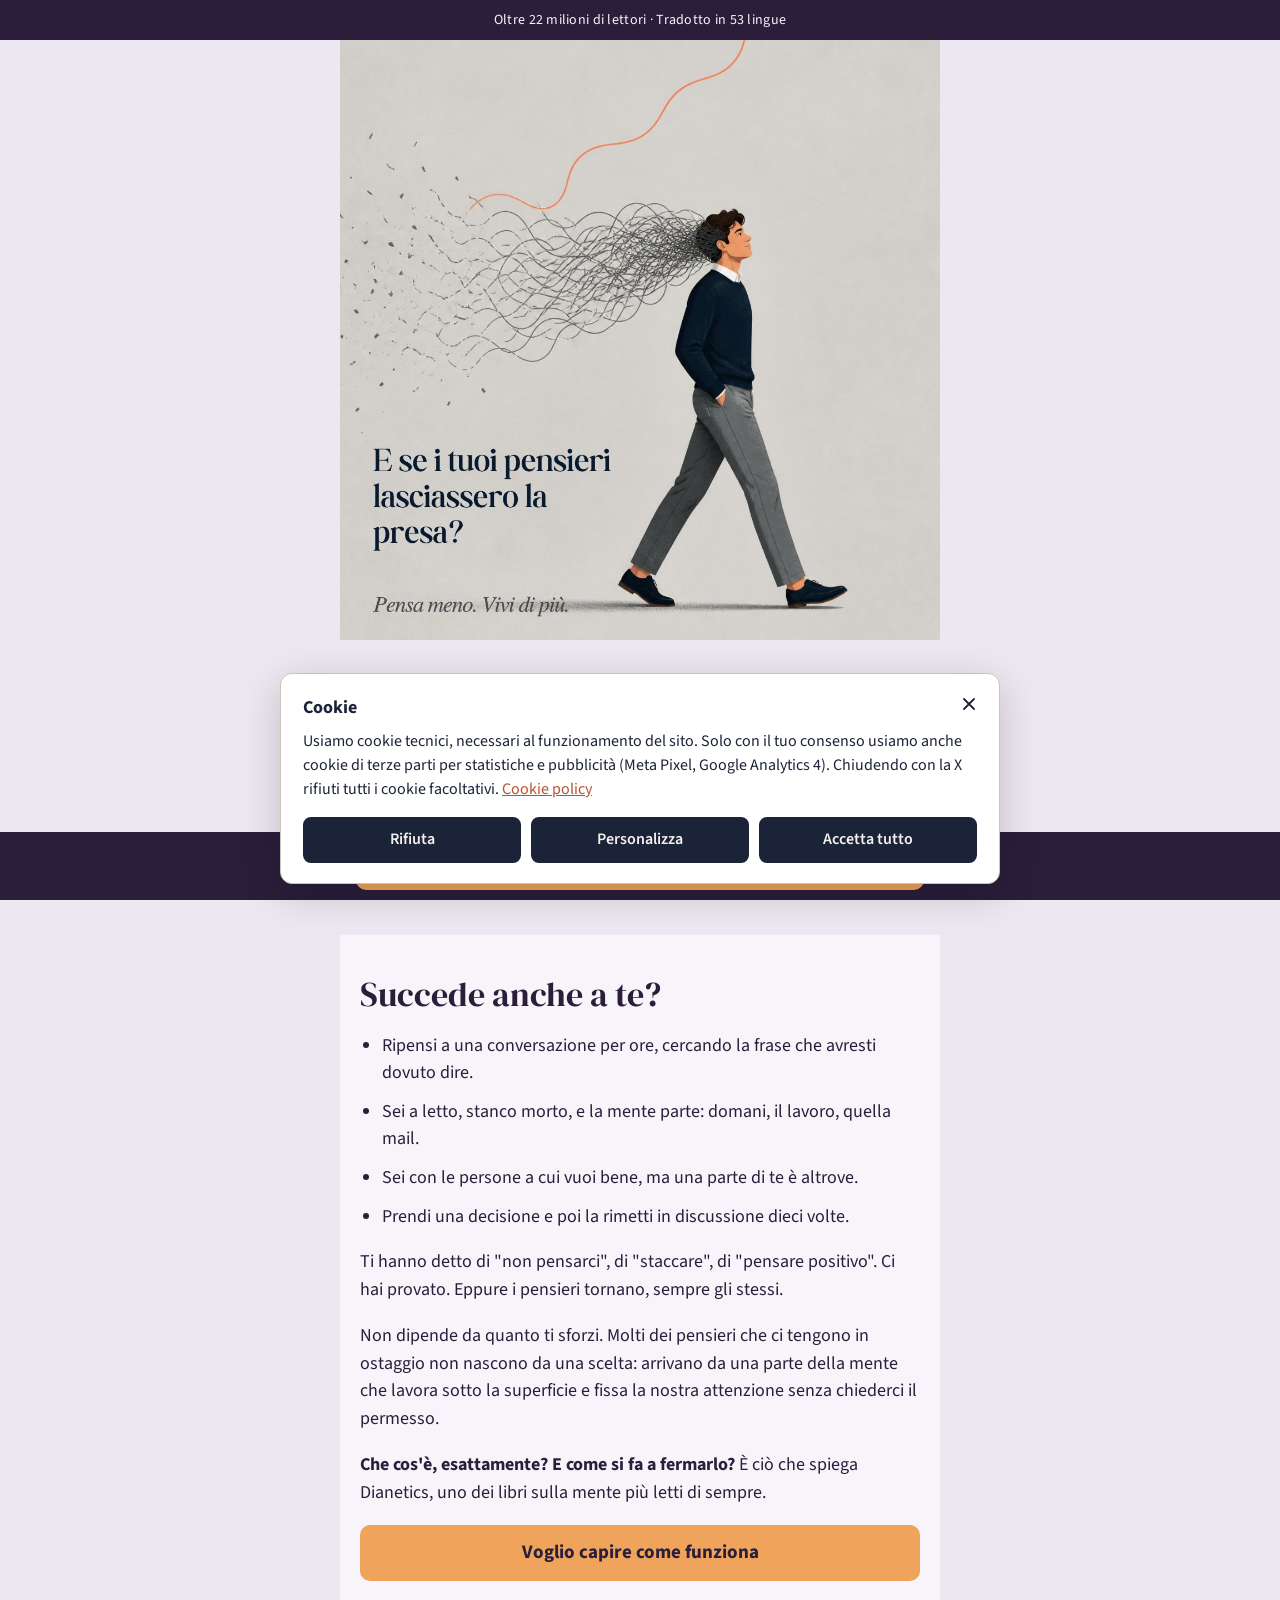
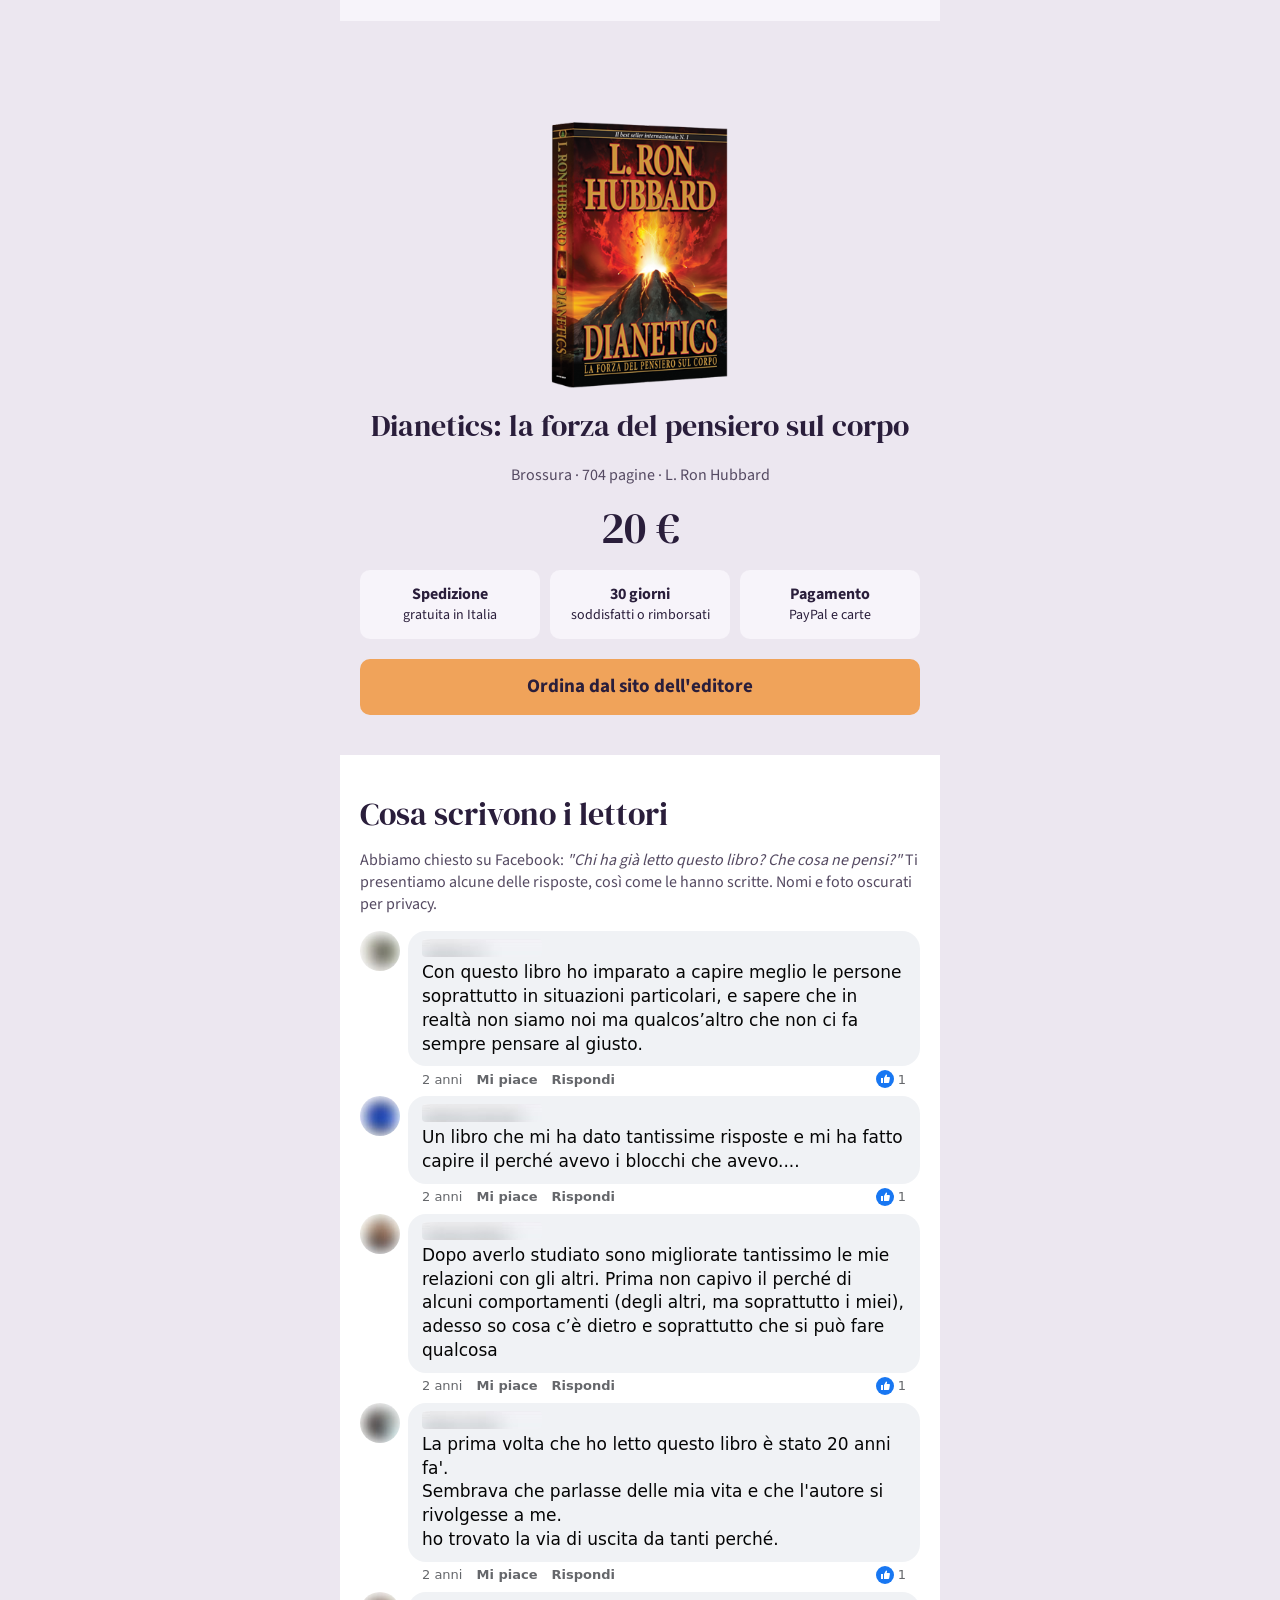
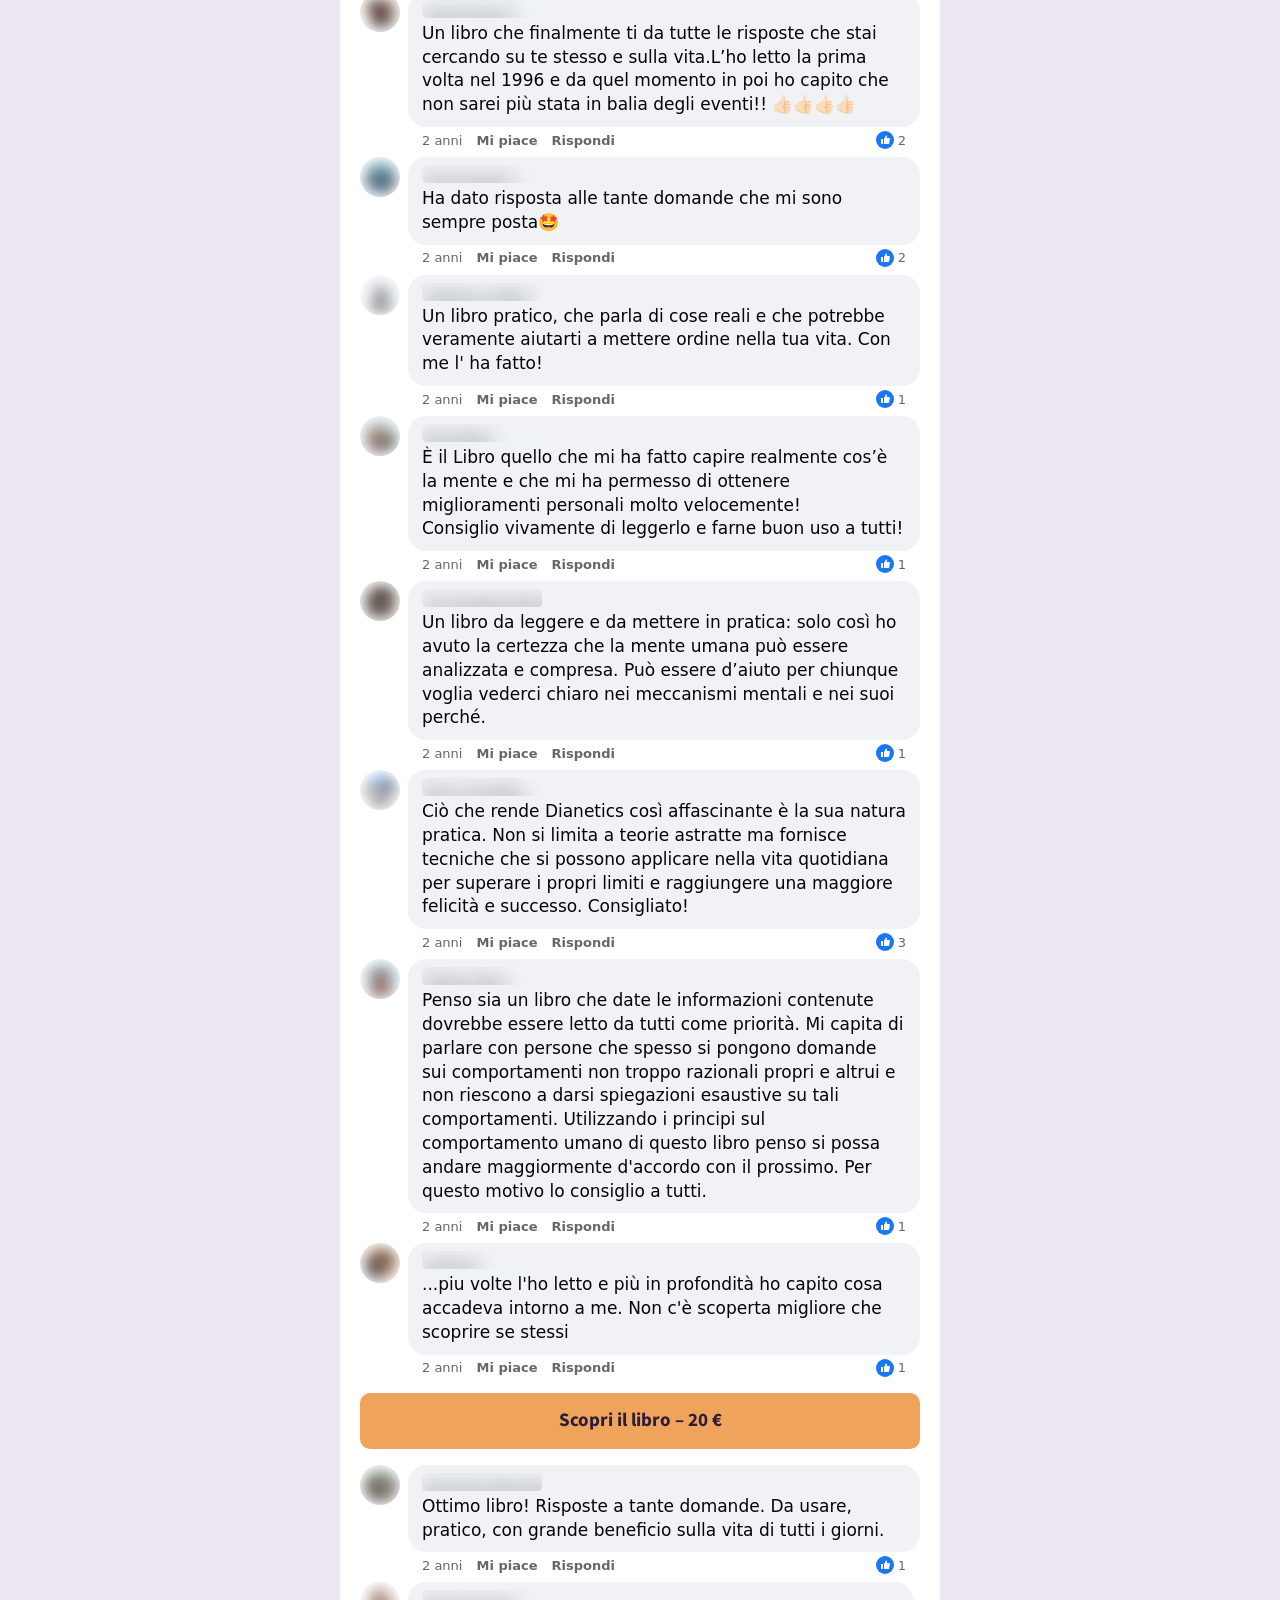
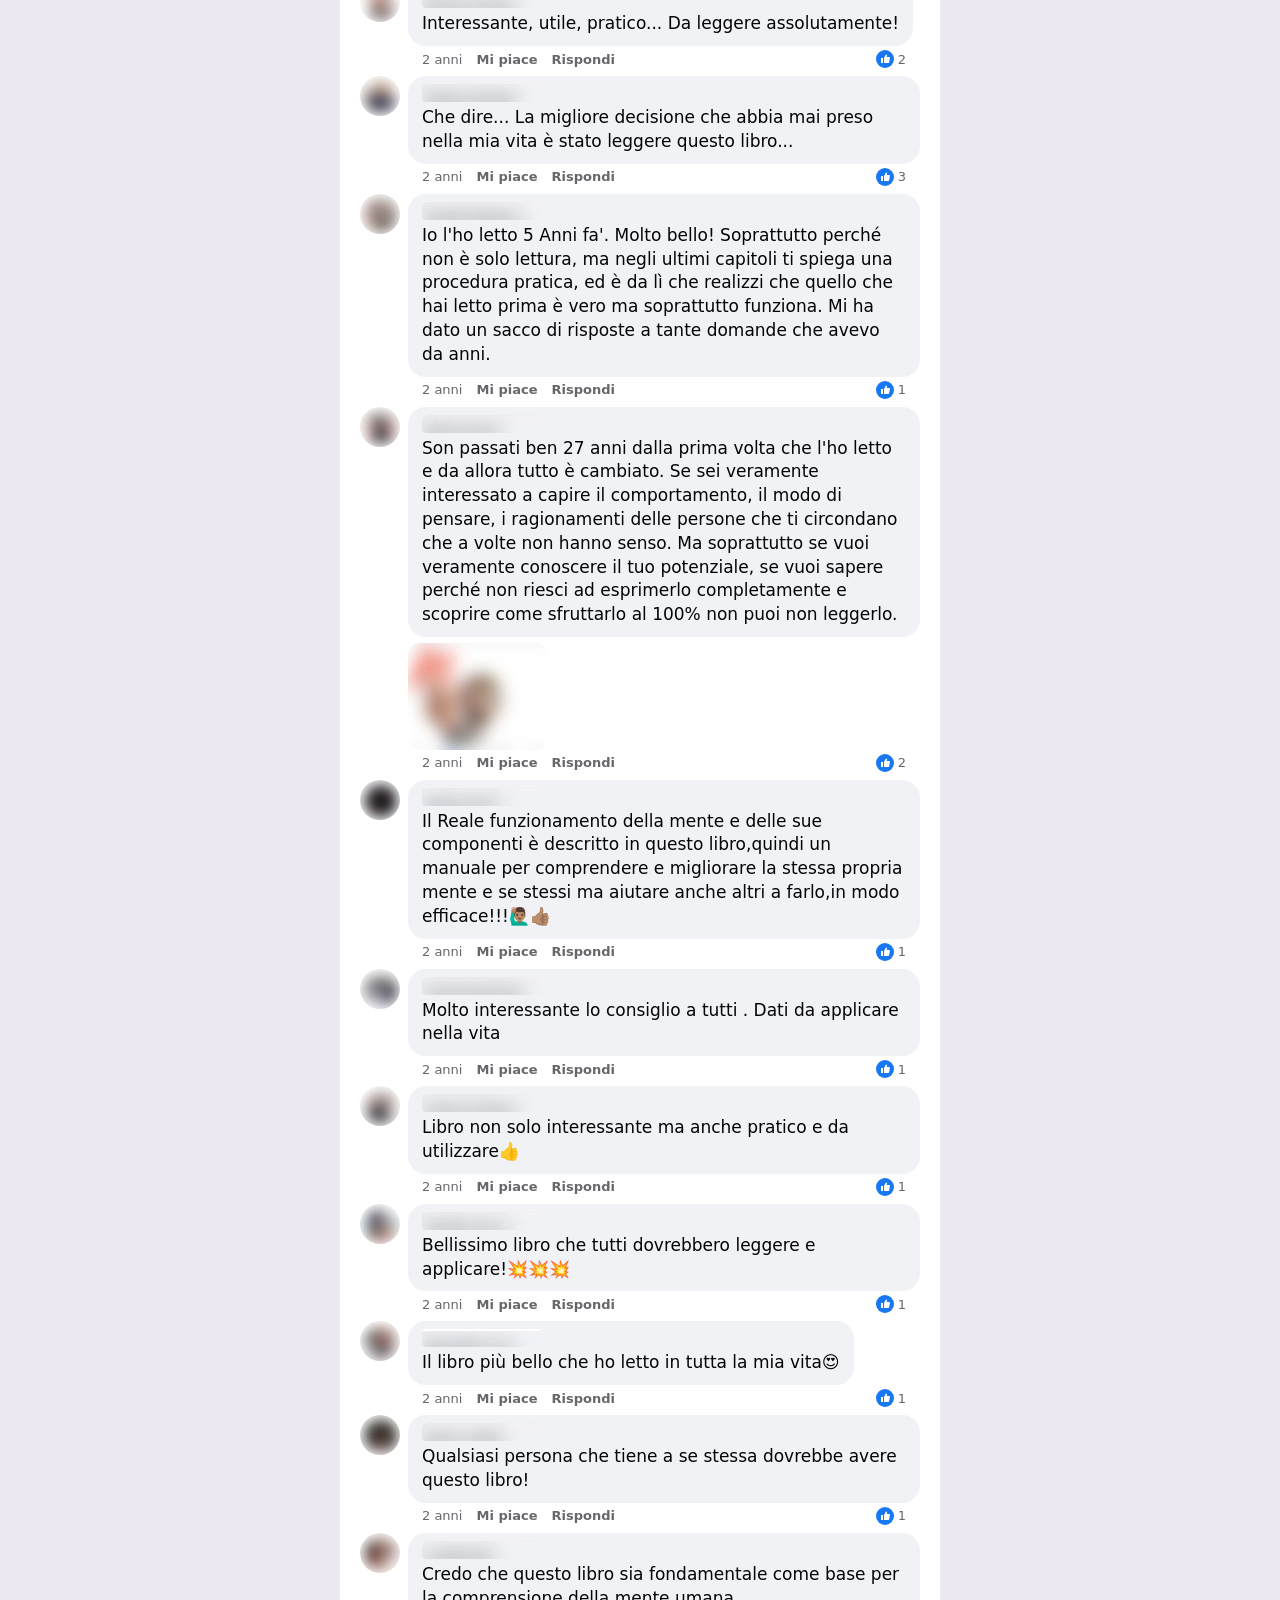
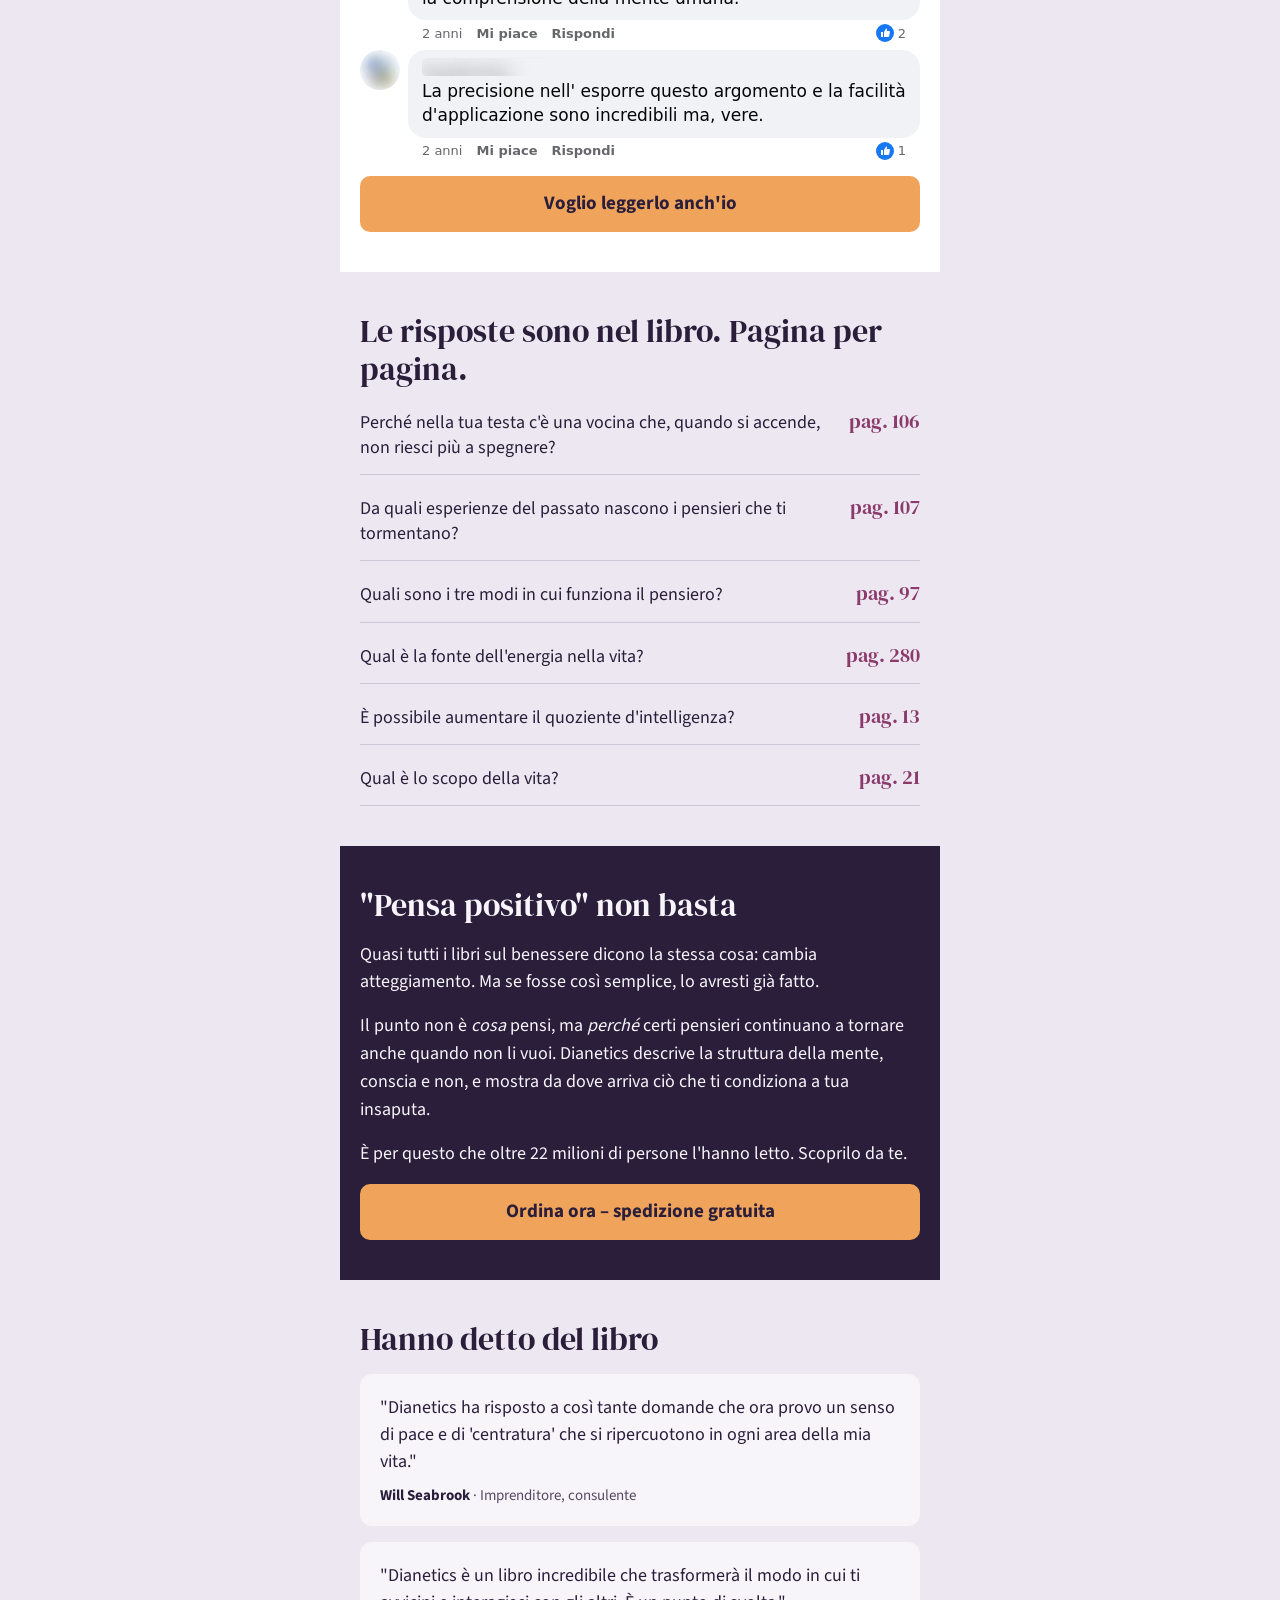
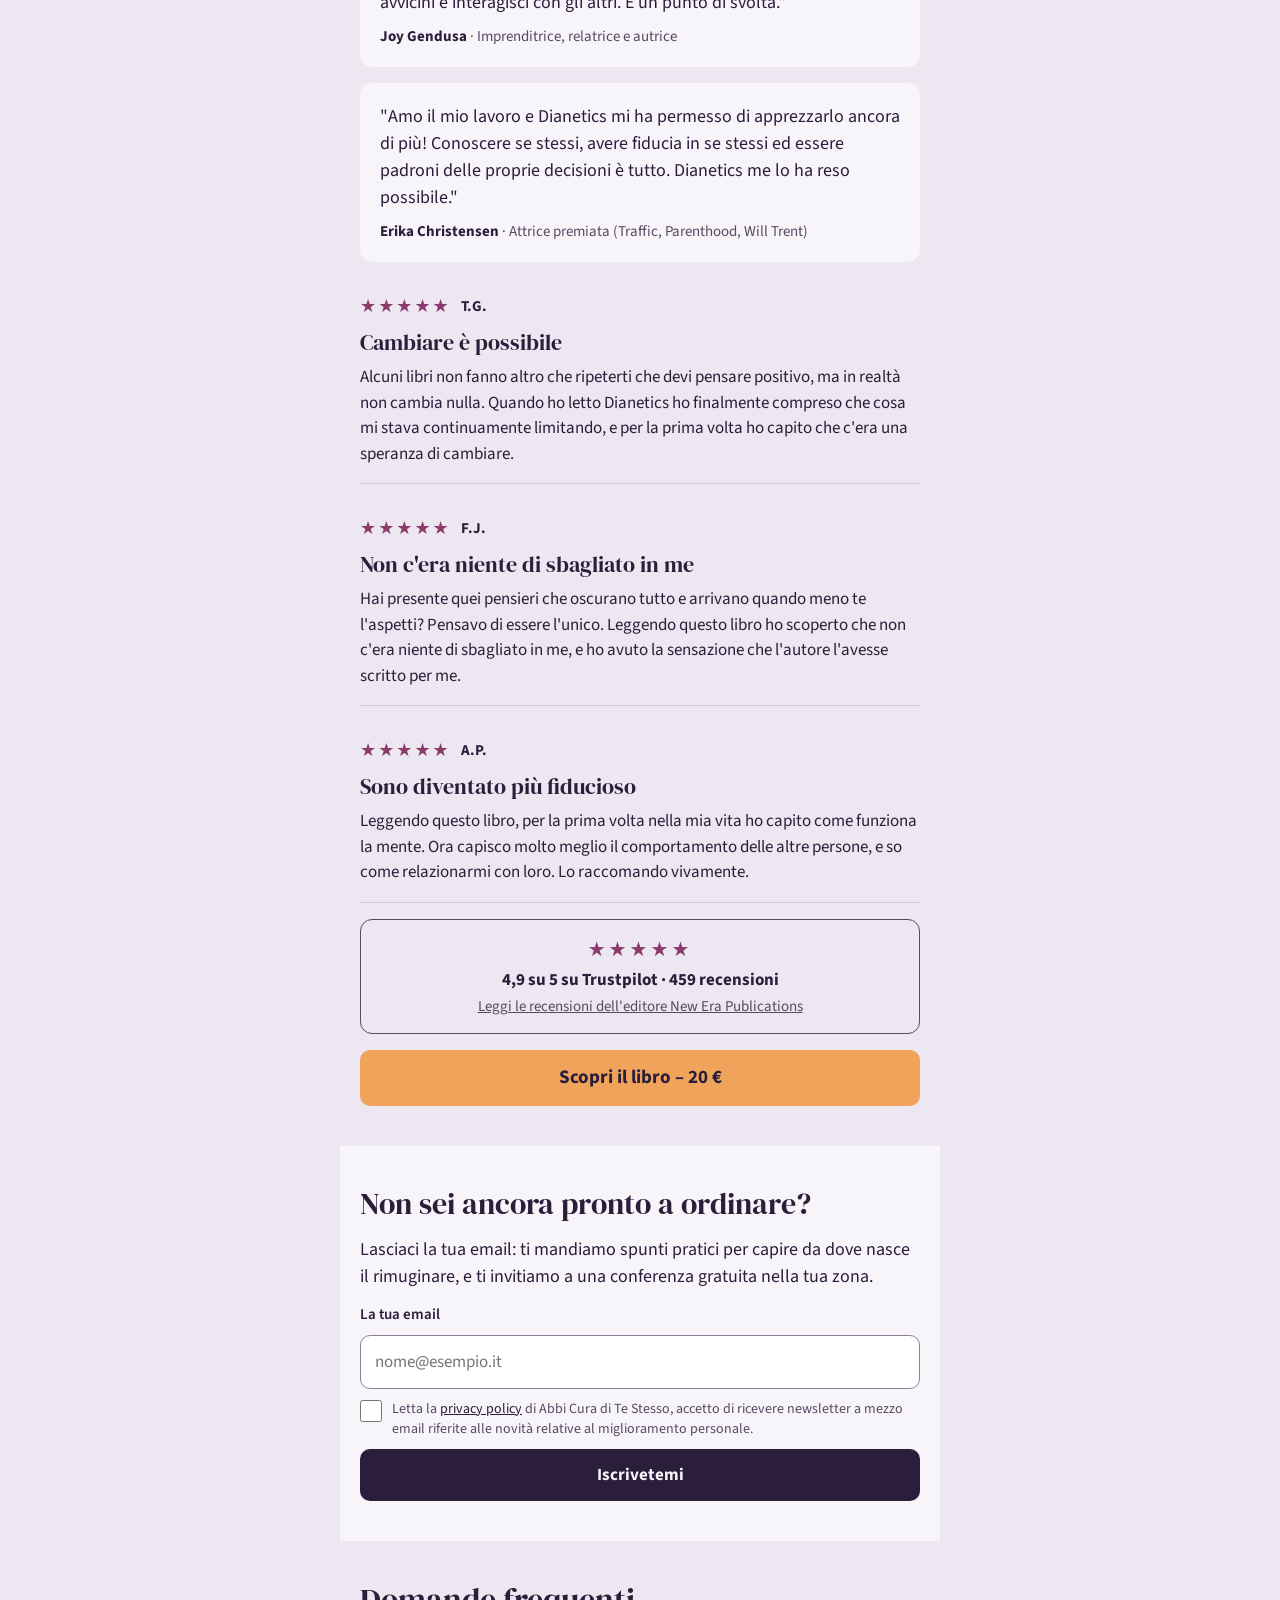
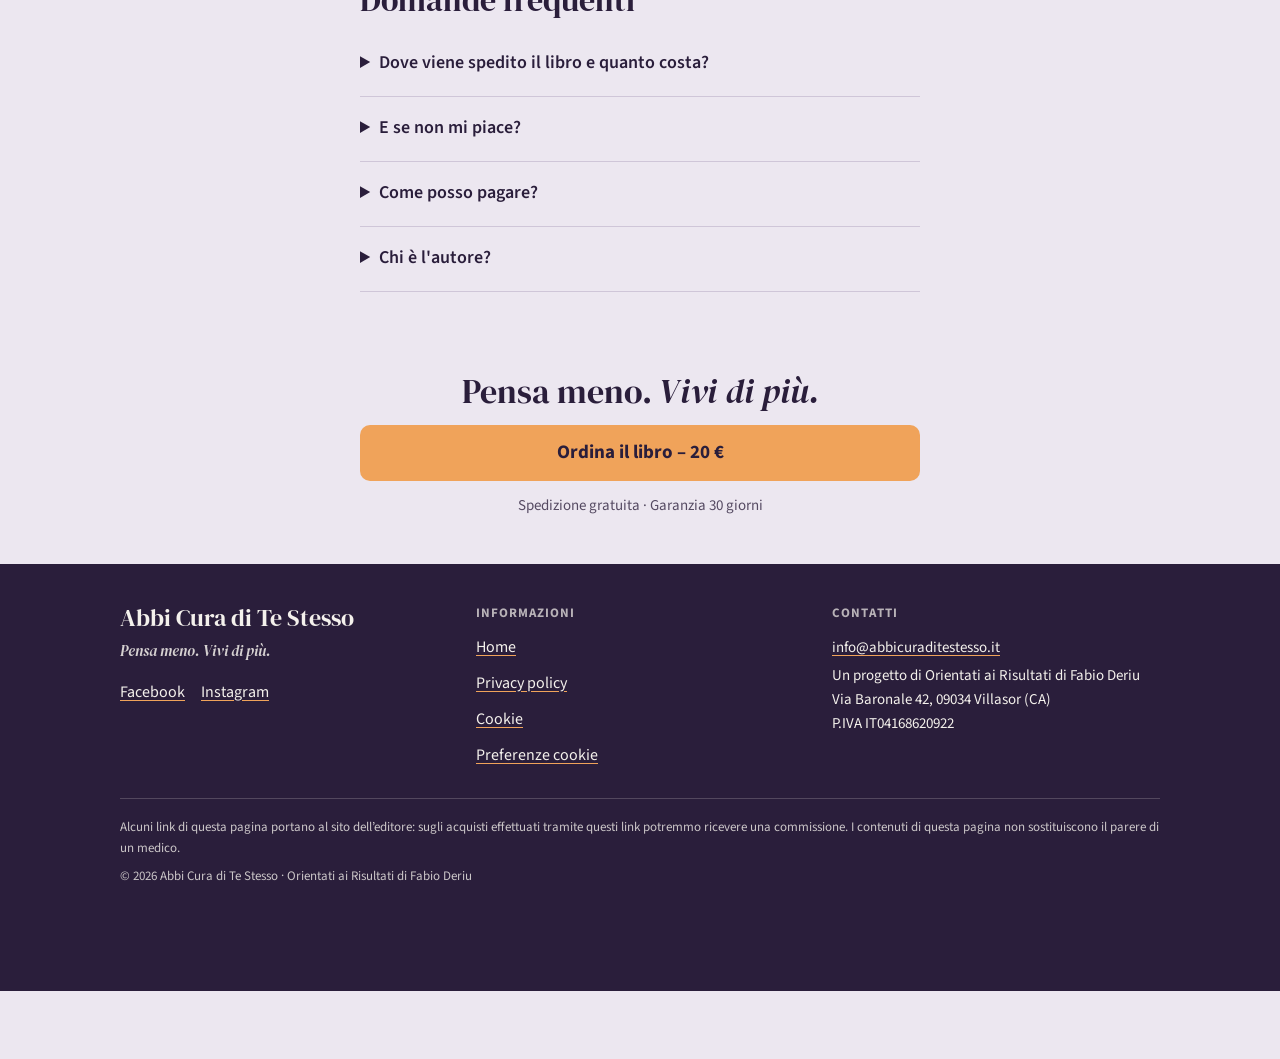
<file: pensa-meno/v3/index.html>
<!doctype html>
<html lang="it">
<head>
<meta charset="utf-8">
<meta name="viewport" content="width=device-width, initial-scale=1">
<!-- Banner cookie OAR: configurazione e componente. Devono stare PRIMA di qualsiasi tag di tracciamento. -->
<script src="/cookie-config.js"></script>
<script src="/cookie-consent.js"></script>
<!-- Google Analytics 4: parte solo con il consenso "Statistica". ID FITTIZIO: sostituire G-DEMO123456 con quello vero (2 punti). -->
<script type="text/plain" data-consent="analytics" data-service="ga4" data-src="https://www.googletagmanager.com/gtag/js?id=G-DEMO123456"></script>
<script type="text/plain" data-consent="analytics" data-service="ga4">
  gtag('js', new Date());
  gtag('config', 'G-DEMO123456');
</script>
<!-- Meta Pixel: parte solo con il consenso "Marketing". ID FITTIZIO: sostituire 000000000000000 con quello vero. Nessun <noscript>. -->
<script type="text/plain" data-consent="marketing" data-service="meta-pixel">
  !function(f,b,e,v,n,t,s){if(f.fbq)return;n=f.fbq=function(){n.callMethod?
  n.callMethod.apply(n,arguments):n.queue.push(arguments)};if(!f._fbq)f._fbq=n;
  n.push=n;n.loaded=!0;n.version='2.0';n.queue=[];t=b.createElement(e);t.async=!0;
  t.src=v;s=b.getElementsByTagName(e)[0];s.parentNode.insertBefore(t,s)}(window,
  document,'script','https://connect.facebook.net/en_US/fbevents.js');
  fbq('init', '000000000000000');
  fbq('track', 'PageView');
</script>
<meta name="robots" content="noindex, nofollow">
<title>Pensi troppo? Pensa meno, vivi di più</title>
<meta name="description" content="Dietro il continuo rimuginare c'è un meccanismo preciso della mente. Scopri cos'è.">
<link rel="stylesheet" href="/fonts/fonts.css">
<style>
body{margin:0;background:#ECE7F0;color:#2A1E3B;font-family:'Source Sans 3',system-ui,sans-serif}
a{color:#2A1E3B}a:hover{color:#170F22}
h1,h2,h3{font-family:'DM Serif Display',Georgia,serif;font-weight:400}
</style>
<style>img{max-width:100%}*{-webkit-tap-highlight-color:transparent}</style>
</head>
<body>
<div style="width: 100%; background: #ECE7F0; display: flex; flex-direction: column; align-items: center">

<div style="width: 100%; background: #2A1E3B; color: #F7F4FA; text-align: center; padding: 10px 16px; box-sizing: border-box; font-size: 14px; letter-spacing: 0.02em">Oltre 22 milioni di lettori · Tradotto in 53 lingue</div>

<main style="width: 100%; max-width: 600px; box-sizing: border-box; display: flex; flex-direction: column">

<section style="display: flex; flex-direction: column">
<img id="hero" src="/pensa-meno/img/presa.jpg" alt="Un uomo cammina sereno mentre i pensieri aggrovigliati si sciolgono dietro di lui. Testo: E se i tuoi pensieri lasciassero la presa? Pensa meno. Vivi di più." style="width: 100%; aspect-ratio: 1 / 1; object-fit: cover; display: block">
<div style="padding: 28px 20px 36px; display: flex; flex-direction: column; gap: 16px">
<p style="margin: 0; font-size: 21px; line-height: 1.45">Non è un difetto di carattere, e non è mancanza di forza di volontà. Dietro il continuo rimuginare c'è <strong>un meccanismo preciso della mente</strong>. Finché non sai cos'è, continua a lavorare a tua insaputa.</p>
<a href="https://newerapub.com/it/item/dianetics-the-modern-science-of-mental-health-softcover/?ref=575" data-track="acquisto" data-track-label="hero" style="display: flex; align-items: center; justify-content: center; min-height: 56px; border-radius: 10px; background: #F0A35A; color: #2A1E3B; font-weight: 700; font-size: 19px; text-decoration: none; padding: 0 20px">Scopri il libro – 20 €</a>
<p style="margin: 0; font-size: 15px; color: #554A62; text-align: center">Spedizione gratuita · Garanzia 30 giorni soddisfatti o rimborsati</p>
</div>
</section>

<section style="padding: 40px 20px; background: #F7F4FA; display: flex; flex-direction: column; gap: 18px">
<h2 style="margin: 0; font-size: 34px; line-height: 1.15">Succede anche a te?</h2>
<ul style="margin: 0; padding-left: 22px; display: flex; flex-direction: column; gap: 12px; font-size: 18px; line-height: 1.5">
<li>Ripensi a una conversazione per ore, cercando la frase che avresti dovuto dire.</li>
<li>Sei a letto, stanco morto, e la mente parte: domani, il lavoro, quella mail.</li>
<li>Sei con le persone a cui vuoi bene, ma una parte di te è altrove.</li>
<li>Prendi una decisione e poi la rimetti in discussione dieci volte.</li>
</ul>
<p style="margin: 0; font-size: 18px; line-height: 1.55">Ti hanno detto di "non pensarci", di "staccare", di "pensare positivo". Ci hai provato. Eppure i pensieri tornano, sempre gli stessi.</p>
<p style="margin: 0; font-size: 18px; line-height: 1.55">Non dipende da quanto ti sforzi. Molti dei pensieri che ci tengono in ostaggio non nascono da una scelta: arrivano da una parte della mente che lavora sotto la superficie e fissa la nostra attenzione senza chiederci il permesso.</p>
<p style="margin: 0; font-size: 18px; line-height: 1.55"><strong>Che cos'è, esattamente? E come si fa a fermarlo?</strong> È ciò che spiega Dianetics, uno dei libri sulla mente più letti di sempre.</p>
<a href="https://newerapub.com/it/item/dianetics-the-modern-science-of-mental-health-softcover/?ref=575" data-track="acquisto" data-track-label="cta-2" style="display: flex; align-items: center; justify-content: center; min-height: 56px; border-radius: 10px; background: #F0A35A; color: #2A1E3B; font-weight: 700; font-size: 19px; text-decoration: none; padding: 0 20px">Voglio capire come funziona</a>
</section>

<section style="padding: 40px 20px; display: flex; flex-direction: column; gap: 20px; align-items: center; text-align: center">
<img src="/pensa-meno/img/copertina.png" alt="Copertina del libro Dianetics: la forza del pensiero sul corpo, di L. Ron Hubbard, edizione in brossura" style="width: 240px; height: auto; display: block">
<h2 style="margin: 0; font-size: 30px; line-height: 1.2">Dianetics: la forza del pensiero sul corpo</h2>
<p style="margin: 0; font-size: 16px; color: #554A62">Brossura · 704 pagine · L. Ron Hubbard</p>
<p style="margin: 0; font-family: 'DM Serif Display', Georgia, serif; font-size: 44px; line-height: 1">20 €</p>
<div style="width: 100%; display: grid; grid-template-columns: repeat(3, minmax(0, 1fr)); gap: 10px">
<div style="background: #F7F4FA; border-radius: 10px; padding: 14px 8px; font-size: 14px; line-height: 1.35"><strong style="display: block; font-size: 16px">Spedizione</strong>gratuita in Italia</div>
<div style="background: #F7F4FA; border-radius: 10px; padding: 14px 8px; font-size: 14px; line-height: 1.35"><strong style="display: block; font-size: 16px">30 giorni</strong>soddisfatti o rimborsati</div>
<div style="background: #F7F4FA; border-radius: 10px; padding: 14px 8px; font-size: 14px; line-height: 1.35"><strong style="display: block; font-size: 16px">Pagamento</strong>PayPal e carte</div>
</div>
<a href="https://newerapub.com/it/item/dianetics-the-modern-science-of-mental-health-softcover/?ref=575" data-track="acquisto" data-track-label="cta-3" style="width: 100%; box-sizing: border-box; display: flex; align-items: center; justify-content: center; min-height: 56px; border-radius: 10px; background: #F0A35A; color: #2A1E3B; font-weight: 700; font-size: 19px; text-decoration: none; padding: 0 20px">Ordina dal sito dell'editore</a>
</section>

<section style="padding: 40px 20px; background: #FFFFFF; display: flex; flex-direction: column; gap: 16px">
<h2 style="margin: 0; font-size: 32px; line-height: 1.2">Cosa scrivono i lettori</h2>
<p style="margin: 0; font-size: 16px; color: #554A62">Abbiamo chiesto su Facebook: <em>"Chi ha già letto questo libro? Che cosa ne pensi?"</em> Ti presentiamo alcune delle risposte, così come le hanno scritte. Nomi e foto oscurati per privacy.</p>
<div style="display: flex; flex-direction: column; gap: 8px">

<div class="fbc" style="display:flex;gap:8px;align-items:flex-start;text-align:left;font-family:system-ui,-apple-system,'Segoe UI',Roboto,Helvetica,Arial,sans-serif">
<img src="/pensa-meno/img/c01-a.jpg" alt="" width="40" height="40" style="width:40px;height:40px;border-radius:50%;flex:none;object-fit:cover">
<div style="min-width:0;flex:1">
<div style="background:#F0F2F5;border-radius:18px;padding:8px 14px 10px;display:inline-block;max-width:100%;box-sizing:border-box">
<img src="/pensa-meno/img/c01-n.jpg" alt="Nome oscurato" width="120" height="18" style="width:120px;height:18px;display:block;border-radius:4px">
<p style="margin:4px 0 0;font-size:17px;line-height:1.4;color:#050505">Con questo libro ho imparato a capire meglio le persone soprattutto in situazioni particolari, e sapere che in realtà non siamo noi ma qualcos’altro che non ci fa sempre pensare al giusto.</p>
</div>
<div style="display:flex;align-items:center;gap:14px;padding:4px 14px 0;font-size:13px;color:#65676B;font-weight:600"><span style="font-weight:400">2 anni</span><span>Mi piace</span><span>Rispondi</span><span style="margin-left:auto;display:inline-flex;align-items:center;gap:4px;font-weight:400"><svg width="18" height="18" viewBox="0 0 18 18" aria-hidden="true"><circle cx="9" cy="9" r="9" fill="#1877F2"/><path d="M5 8h2v5H5zM8 13V8l2-3.5c.8 0 1.2.6 1 1.4L10.6 7H13c.6 0 1 .5.9 1.1l-.7 3.8c-.1.6-.6 1.1-1.2 1.1z" fill="#fff"/></svg>1</span></div>
</div>
</div>

<div class="fbc" style="display:flex;gap:8px;align-items:flex-start;text-align:left;font-family:system-ui,-apple-system,'Segoe UI',Roboto,Helvetica,Arial,sans-serif">
<img src="/pensa-meno/img/c02-a.jpg" alt="" width="40" height="40" style="width:40px;height:40px;border-radius:50%;flex:none;object-fit:cover">
<div style="min-width:0;flex:1">
<div style="background:#F0F2F5;border-radius:18px;padding:8px 14px 10px;display:inline-block;max-width:100%;box-sizing:border-box">
<img src="/pensa-meno/img/c02-n.jpg" alt="Nome oscurato" width="120" height="18" style="width:120px;height:18px;display:block;border-radius:4px">
<p style="margin:4px 0 0;font-size:17px;line-height:1.4;color:#050505">Un libro che mi ha dato tantissime risposte e mi ha fatto capire il perché avevo i blocchi che avevo....</p>
</div>
<div style="display:flex;align-items:center;gap:14px;padding:4px 14px 0;font-size:13px;color:#65676B;font-weight:600"><span style="font-weight:400">2 anni</span><span>Mi piace</span><span>Rispondi</span><span style="margin-left:auto;display:inline-flex;align-items:center;gap:4px;font-weight:400"><svg width="18" height="18" viewBox="0 0 18 18" aria-hidden="true"><circle cx="9" cy="9" r="9" fill="#1877F2"/><path d="M5 8h2v5H5zM8 13V8l2-3.5c.8 0 1.2.6 1 1.4L10.6 7H13c.6 0 1 .5.9 1.1l-.7 3.8c-.1.6-.6 1.1-1.2 1.1z" fill="#fff"/></svg>1</span></div>
</div>
</div>

<div class="fbc" style="display:flex;gap:8px;align-items:flex-start;text-align:left;font-family:system-ui,-apple-system,'Segoe UI',Roboto,Helvetica,Arial,sans-serif">
<img src="/pensa-meno/img/c03-a.jpg" alt="" width="40" height="40" style="width:40px;height:40px;border-radius:50%;flex:none;object-fit:cover">
<div style="min-width:0;flex:1">
<div style="background:#F0F2F5;border-radius:18px;padding:8px 14px 10px;display:inline-block;max-width:100%;box-sizing:border-box">
<img src="/pensa-meno/img/c03-n.jpg" alt="Nome oscurato" width="120" height="18" style="width:120px;height:18px;display:block;border-radius:4px">
<p style="margin:4px 0 0;font-size:17px;line-height:1.4;color:#050505">Dopo averlo studiato sono migliorate tantissimo le mie relazioni con gli altri. Prima non capivo il perché di alcuni comportamenti (degli altri, ma soprattutto i miei), adesso so cosa c’è dietro e soprattutto che si può fare qualcosa</p>
</div>
<div style="display:flex;align-items:center;gap:14px;padding:4px 14px 0;font-size:13px;color:#65676B;font-weight:600"><span style="font-weight:400">2 anni</span><span>Mi piace</span><span>Rispondi</span><span style="margin-left:auto;display:inline-flex;align-items:center;gap:4px;font-weight:400"><svg width="18" height="18" viewBox="0 0 18 18" aria-hidden="true"><circle cx="9" cy="9" r="9" fill="#1877F2"/><path d="M5 8h2v5H5zM8 13V8l2-3.5c.8 0 1.2.6 1 1.4L10.6 7H13c.6 0 1 .5.9 1.1l-.7 3.8c-.1.6-.6 1.1-1.2 1.1z" fill="#fff"/></svg>1</span></div>
</div>
</div>

<div class="fbc" style="display:flex;gap:8px;align-items:flex-start;text-align:left;font-family:system-ui,-apple-system,'Segoe UI',Roboto,Helvetica,Arial,sans-serif">
<img src="/pensa-meno/img/c04-a.jpg" alt="" width="40" height="40" style="width:40px;height:40px;border-radius:50%;flex:none;object-fit:cover">
<div style="min-width:0;flex:1">
<div style="background:#F0F2F5;border-radius:18px;padding:8px 14px 10px;display:inline-block;max-width:100%;box-sizing:border-box">
<img src="/pensa-meno/img/c04-n.jpg" alt="Nome oscurato" width="120" height="18" style="width:120px;height:18px;display:block;border-radius:4px">
<p style="margin:4px 0 0;font-size:17px;line-height:1.4;color:#050505">La prima volta che ho letto questo libro è stato 20 anni fa'.<br>Sembrava che parlasse delle mia vita e che l'autore si rivolgesse a me.<br>ho trovato la via di uscita da tanti perché.</p>
</div>
<div style="display:flex;align-items:center;gap:14px;padding:4px 14px 0;font-size:13px;color:#65676B;font-weight:600"><span style="font-weight:400">2 anni</span><span>Mi piace</span><span>Rispondi</span><span style="margin-left:auto;display:inline-flex;align-items:center;gap:4px;font-weight:400"><svg width="18" height="18" viewBox="0 0 18 18" aria-hidden="true"><circle cx="9" cy="9" r="9" fill="#1877F2"/><path d="M5 8h2v5H5zM8 13V8l2-3.5c.8 0 1.2.6 1 1.4L10.6 7H13c.6 0 1 .5.9 1.1l-.7 3.8c-.1.6-.6 1.1-1.2 1.1z" fill="#fff"/></svg>1</span></div>
</div>
</div>

<div class="fbc" style="display:flex;gap:8px;align-items:flex-start;text-align:left;font-family:system-ui,-apple-system,'Segoe UI',Roboto,Helvetica,Arial,sans-serif">
<img src="/pensa-meno/img/c05-a.jpg" alt="" width="40" height="40" style="width:40px;height:40px;border-radius:50%;flex:none;object-fit:cover">
<div style="min-width:0;flex:1">
<div style="background:#F0F2F5;border-radius:18px;padding:8px 14px 10px;display:inline-block;max-width:100%;box-sizing:border-box">
<img src="/pensa-meno/img/c05-n.jpg" alt="Nome oscurato" width="120" height="18" style="width:120px;height:18px;display:block;border-radius:4px">
<p style="margin:4px 0 0;font-size:17px;line-height:1.4;color:#050505">Un libro che finalmente ti da tutte le risposte che stai cercando su te stesso e sulla vita.L’ho letto la prima volta nel 1996 e da quel momento in poi ho capito che non sarei più stata in balia degli eventi!! 👍🏻👍🏻👍🏻👍🏻</p>
</div>
<div style="display:flex;align-items:center;gap:14px;padding:4px 14px 0;font-size:13px;color:#65676B;font-weight:600"><span style="font-weight:400">2 anni</span><span>Mi piace</span><span>Rispondi</span><span style="margin-left:auto;display:inline-flex;align-items:center;gap:4px;font-weight:400"><svg width="18" height="18" viewBox="0 0 18 18" aria-hidden="true"><circle cx="9" cy="9" r="9" fill="#1877F2"/><path d="M5 8h2v5H5zM8 13V8l2-3.5c.8 0 1.2.6 1 1.4L10.6 7H13c.6 0 1 .5.9 1.1l-.7 3.8c-.1.6-.6 1.1-1.2 1.1z" fill="#fff"/></svg>2</span></div>
</div>
</div>

<div class="fbc" style="display:flex;gap:8px;align-items:flex-start;text-align:left;font-family:system-ui,-apple-system,'Segoe UI',Roboto,Helvetica,Arial,sans-serif">
<img src="/pensa-meno/img/c06-a.jpg" alt="" width="40" height="40" style="width:40px;height:40px;border-radius:50%;flex:none;object-fit:cover">
<div style="min-width:0;flex:1">
<div style="background:#F0F2F5;border-radius:18px;padding:8px 14px 10px;display:inline-block;max-width:100%;box-sizing:border-box">
<img src="/pensa-meno/img/c06-n.jpg" alt="Nome oscurato" width="120" height="18" style="width:120px;height:18px;display:block;border-radius:4px">
<p style="margin:4px 0 0;font-size:17px;line-height:1.4;color:#050505">Ha dato risposta alle tante domande che mi sono sempre posta🤩</p>
</div>
<div style="display:flex;align-items:center;gap:14px;padding:4px 14px 0;font-size:13px;color:#65676B;font-weight:600"><span style="font-weight:400">2 anni</span><span>Mi piace</span><span>Rispondi</span><span style="margin-left:auto;display:inline-flex;align-items:center;gap:4px;font-weight:400"><svg width="18" height="18" viewBox="0 0 18 18" aria-hidden="true"><circle cx="9" cy="9" r="9" fill="#1877F2"/><path d="M5 8h2v5H5zM8 13V8l2-3.5c.8 0 1.2.6 1 1.4L10.6 7H13c.6 0 1 .5.9 1.1l-.7 3.8c-.1.6-.6 1.1-1.2 1.1z" fill="#fff"/></svg>2</span></div>
</div>
</div>

<div class="fbc" style="display:flex;gap:8px;align-items:flex-start;text-align:left;font-family:system-ui,-apple-system,'Segoe UI',Roboto,Helvetica,Arial,sans-serif">
<img src="/pensa-meno/img/c07-a.jpg" alt="" width="40" height="40" style="width:40px;height:40px;border-radius:50%;flex:none;object-fit:cover">
<div style="min-width:0;flex:1">
<div style="background:#F0F2F5;border-radius:18px;padding:8px 14px 10px;display:inline-block;max-width:100%;box-sizing:border-box">
<img src="/pensa-meno/img/c07-n.jpg" alt="Nome oscurato" width="120" height="18" style="width:120px;height:18px;display:block;border-radius:4px">
<p style="margin:4px 0 0;font-size:17px;line-height:1.4;color:#050505">Un libro pratico, che parla di cose reali e che potrebbe veramente aiutarti a mettere ordine nella tua vita. Con me l' ha fatto!</p>
</div>
<div style="display:flex;align-items:center;gap:14px;padding:4px 14px 0;font-size:13px;color:#65676B;font-weight:600"><span style="font-weight:400">2 anni</span><span>Mi piace</span><span>Rispondi</span><span style="margin-left:auto;display:inline-flex;align-items:center;gap:4px;font-weight:400"><svg width="18" height="18" viewBox="0 0 18 18" aria-hidden="true"><circle cx="9" cy="9" r="9" fill="#1877F2"/><path d="M5 8h2v5H5zM8 13V8l2-3.5c.8 0 1.2.6 1 1.4L10.6 7H13c.6 0 1 .5.9 1.1l-.7 3.8c-.1.6-.6 1.1-1.2 1.1z" fill="#fff"/></svg>1</span></div>
</div>
</div>

<div class="fbc" style="display:flex;gap:8px;align-items:flex-start;text-align:left;font-family:system-ui,-apple-system,'Segoe UI',Roboto,Helvetica,Arial,sans-serif">
<img src="/pensa-meno/img/c08-a.jpg" alt="" width="40" height="40" style="width:40px;height:40px;border-radius:50%;flex:none;object-fit:cover">
<div style="min-width:0;flex:1">
<div style="background:#F0F2F5;border-radius:18px;padding:8px 14px 10px;display:inline-block;max-width:100%;box-sizing:border-box">
<img src="/pensa-meno/img/c08-n.jpg" alt="Nome oscurato" width="120" height="18" style="width:120px;height:18px;display:block;border-radius:4px">
<p style="margin:4px 0 0;font-size:17px;line-height:1.4;color:#050505">È il Libro quello che mi ha fatto capire realmente cos’è la mente e che mi ha permesso di ottenere miglioramenti personali molto velocemente!<br>Consiglio vivamente di leggerlo e farne buon uso a tutti!</p>
</div>
<div style="display:flex;align-items:center;gap:14px;padding:4px 14px 0;font-size:13px;color:#65676B;font-weight:600"><span style="font-weight:400">2 anni</span><span>Mi piace</span><span>Rispondi</span><span style="margin-left:auto;display:inline-flex;align-items:center;gap:4px;font-weight:400"><svg width="18" height="18" viewBox="0 0 18 18" aria-hidden="true"><circle cx="9" cy="9" r="9" fill="#1877F2"/><path d="M5 8h2v5H5zM8 13V8l2-3.5c.8 0 1.2.6 1 1.4L10.6 7H13c.6 0 1 .5.9 1.1l-.7 3.8c-.1.6-.6 1.1-1.2 1.1z" fill="#fff"/></svg>1</span></div>
</div>
</div>

<div class="fbc" style="display:flex;gap:8px;align-items:flex-start;text-align:left;font-family:system-ui,-apple-system,'Segoe UI',Roboto,Helvetica,Arial,sans-serif">
<img src="/pensa-meno/img/c09-a.jpg" alt="" width="40" height="40" style="width:40px;height:40px;border-radius:50%;flex:none;object-fit:cover">
<div style="min-width:0;flex:1">
<div style="background:#F0F2F5;border-radius:18px;padding:8px 14px 10px;display:inline-block;max-width:100%;box-sizing:border-box">
<img src="/pensa-meno/img/c09-n.jpg" alt="Nome oscurato" width="120" height="18" style="width:120px;height:18px;display:block;border-radius:4px">
<p style="margin:4px 0 0;font-size:17px;line-height:1.4;color:#050505">Un libro da leggere e da mettere in pratica: solo così ho avuto la certezza che la mente umana può essere analizzata e compresa. Può essere d’aiuto per chiunque voglia vederci chiaro nei meccanismi mentali e nei suoi perché.</p>
</div>
<div style="display:flex;align-items:center;gap:14px;padding:4px 14px 0;font-size:13px;color:#65676B;font-weight:600"><span style="font-weight:400">2 anni</span><span>Mi piace</span><span>Rispondi</span><span style="margin-left:auto;display:inline-flex;align-items:center;gap:4px;font-weight:400"><svg width="18" height="18" viewBox="0 0 18 18" aria-hidden="true"><circle cx="9" cy="9" r="9" fill="#1877F2"/><path d="M5 8h2v5H5zM8 13V8l2-3.5c.8 0 1.2.6 1 1.4L10.6 7H13c.6 0 1 .5.9 1.1l-.7 3.8c-.1.6-.6 1.1-1.2 1.1z" fill="#fff"/></svg>1</span></div>
</div>
</div>

<div class="fbc" style="display:flex;gap:8px;align-items:flex-start;text-align:left;font-family:system-ui,-apple-system,'Segoe UI',Roboto,Helvetica,Arial,sans-serif">
<img src="/pensa-meno/img/c10-a.jpg" alt="" width="40" height="40" style="width:40px;height:40px;border-radius:50%;flex:none;object-fit:cover">
<div style="min-width:0;flex:1">
<div style="background:#F0F2F5;border-radius:18px;padding:8px 14px 10px;display:inline-block;max-width:100%;box-sizing:border-box">
<img src="/pensa-meno/img/c10-n.jpg" alt="Nome oscurato" width="120" height="18" style="width:120px;height:18px;display:block;border-radius:4px">
<p style="margin:4px 0 0;font-size:17px;line-height:1.4;color:#050505">Ciò che rende Dianetics così affascinante è la sua natura pratica. Non si limita a teorie astratte ma fornisce tecniche che si possono applicare nella vita quotidiana per superare i propri limiti e raggiungere una maggiore felicità e successo. Consigliato!</p>
</div>
<div style="display:flex;align-items:center;gap:14px;padding:4px 14px 0;font-size:13px;color:#65676B;font-weight:600"><span style="font-weight:400">2 anni</span><span>Mi piace</span><span>Rispondi</span><span style="margin-left:auto;display:inline-flex;align-items:center;gap:4px;font-weight:400"><svg width="18" height="18" viewBox="0 0 18 18" aria-hidden="true"><circle cx="9" cy="9" r="9" fill="#1877F2"/><path d="M5 8h2v5H5zM8 13V8l2-3.5c.8 0 1.2.6 1 1.4L10.6 7H13c.6 0 1 .5.9 1.1l-.7 3.8c-.1.6-.6 1.1-1.2 1.1z" fill="#fff"/></svg>3</span></div>
</div>
</div>

<div class="fbc" style="display:flex;gap:8px;align-items:flex-start;text-align:left;font-family:system-ui,-apple-system,'Segoe UI',Roboto,Helvetica,Arial,sans-serif">
<img src="/pensa-meno/img/c11-a.jpg" alt="" width="40" height="40" style="width:40px;height:40px;border-radius:50%;flex:none;object-fit:cover">
<div style="min-width:0;flex:1">
<div style="background:#F0F2F5;border-radius:18px;padding:8px 14px 10px;display:inline-block;max-width:100%;box-sizing:border-box">
<img src="/pensa-meno/img/c11-n.jpg" alt="Nome oscurato" width="120" height="18" style="width:120px;height:18px;display:block;border-radius:4px">
<p style="margin:4px 0 0;font-size:17px;line-height:1.4;color:#050505">Penso sia un libro che date le informazioni contenute dovrebbe essere letto da tutti come priorità. Mi capita di parlare con persone che spesso si pongono domande sui comportamenti non troppo razionali propri e altrui e non riescono a darsi spiegazioni esaustive su tali comportamenti. Utilizzando i principi sul comportamento umano di questo libro penso si possa andare maggiormente d'accordo con il prossimo. Per questo motivo lo consiglio a tutti.</p>
</div>
<div style="display:flex;align-items:center;gap:14px;padding:4px 14px 0;font-size:13px;color:#65676B;font-weight:600"><span style="font-weight:400">2 anni</span><span>Mi piace</span><span>Rispondi</span><span style="margin-left:auto;display:inline-flex;align-items:center;gap:4px;font-weight:400"><svg width="18" height="18" viewBox="0 0 18 18" aria-hidden="true"><circle cx="9" cy="9" r="9" fill="#1877F2"/><path d="M5 8h2v5H5zM8 13V8l2-3.5c.8 0 1.2.6 1 1.4L10.6 7H13c.6 0 1 .5.9 1.1l-.7 3.8c-.1.6-.6 1.1-1.2 1.1z" fill="#fff"/></svg>1</span></div>
</div>
</div>

<div class="fbc" style="display:flex;gap:8px;align-items:flex-start;text-align:left;font-family:system-ui,-apple-system,'Segoe UI',Roboto,Helvetica,Arial,sans-serif">
<img src="/pensa-meno/img/c12-a.jpg" alt="" width="40" height="40" style="width:40px;height:40px;border-radius:50%;flex:none;object-fit:cover">
<div style="min-width:0;flex:1">
<div style="background:#F0F2F5;border-radius:18px;padding:8px 14px 10px;display:inline-block;max-width:100%;box-sizing:border-box">
<img src="/pensa-meno/img/c12-n.jpg" alt="Nome oscurato" width="120" height="18" style="width:120px;height:18px;display:block;border-radius:4px">
<p style="margin:4px 0 0;font-size:17px;line-height:1.4;color:#050505">...piu volte l'ho letto e più in profondità ho capito cosa accadeva intorno a me. Non c'è scoperta migliore che scoprire se stessi</p>
</div>
<div style="display:flex;align-items:center;gap:14px;padding:4px 14px 0;font-size:13px;color:#65676B;font-weight:600"><span style="font-weight:400">2 anni</span><span>Mi piace</span><span>Rispondi</span><span style="margin-left:auto;display:inline-flex;align-items:center;gap:4px;font-weight:400"><svg width="18" height="18" viewBox="0 0 18 18" aria-hidden="true"><circle cx="9" cy="9" r="9" fill="#1877F2"/><path d="M5 8h2v5H5zM8 13V8l2-3.5c.8 0 1.2.6 1 1.4L10.6 7H13c.6 0 1 .5.9 1.1l-.7 3.8c-.1.6-.6 1.1-1.2 1.1z" fill="#fff"/></svg>1</span></div>
</div>
</div>

</div>
<a href="https://newerapub.com/it/item/dianetics-the-modern-science-of-mental-health-softcover/?ref=575" data-track="acquisto" data-track-label="cta-4" style="display: flex; align-items: center; justify-content: center; min-height: 56px; border-radius: 10px; background: #F0A35A; color: #2A1E3B; font-weight: 700; font-size: 19px; text-decoration: none; padding: 0 20px">Scopri il libro – 20 €</a>
<div style="display: flex; flex-direction: column; gap: 8px">

<div class="fbc" style="display:flex;gap:8px;align-items:flex-start;text-align:left;font-family:system-ui,-apple-system,'Segoe UI',Roboto,Helvetica,Arial,sans-serif">
<img src="/pensa-meno/img/c13-a.jpg" alt="" width="40" height="40" style="width:40px;height:40px;border-radius:50%;flex:none;object-fit:cover">
<div style="min-width:0;flex:1">
<div style="background:#F0F2F5;border-radius:18px;padding:8px 14px 10px;display:inline-block;max-width:100%;box-sizing:border-box">
<img src="/pensa-meno/img/c13-n.jpg" alt="Nome oscurato" width="120" height="18" style="width:120px;height:18px;display:block;border-radius:4px">
<p style="margin:4px 0 0;font-size:17px;line-height:1.4;color:#050505">Ottimo libro! Risposte a tante domande. Da usare, pratico, con grande beneficio sulla vita di tutti i giorni.</p>
</div>
<div style="display:flex;align-items:center;gap:14px;padding:4px 14px 0;font-size:13px;color:#65676B;font-weight:600"><span style="font-weight:400">2 anni</span><span>Mi piace</span><span>Rispondi</span><span style="margin-left:auto;display:inline-flex;align-items:center;gap:4px;font-weight:400"><svg width="18" height="18" viewBox="0 0 18 18" aria-hidden="true"><circle cx="9" cy="9" r="9" fill="#1877F2"/><path d="M5 8h2v5H5zM8 13V8l2-3.5c.8 0 1.2.6 1 1.4L10.6 7H13c.6 0 1 .5.9 1.1l-.7 3.8c-.1.6-.6 1.1-1.2 1.1z" fill="#fff"/></svg>1</span></div>
</div>
</div>

<div class="fbc" style="display:flex;gap:8px;align-items:flex-start;text-align:left;font-family:system-ui,-apple-system,'Segoe UI',Roboto,Helvetica,Arial,sans-serif">
<img src="/pensa-meno/img/c14-a.jpg" alt="" width="40" height="40" style="width:40px;height:40px;border-radius:50%;flex:none;object-fit:cover">
<div style="min-width:0;flex:1">
<div style="background:#F0F2F5;border-radius:18px;padding:8px 14px 10px;display:inline-block;max-width:100%;box-sizing:border-box">
<img src="/pensa-meno/img/c14-n.jpg" alt="Nome oscurato" width="120" height="18" style="width:120px;height:18px;display:block;border-radius:4px">
<p style="margin:4px 0 0;font-size:17px;line-height:1.4;color:#050505">Interessante, utile, pratico... Da leggere assolutamente!</p>
</div>
<div style="display:flex;align-items:center;gap:14px;padding:4px 14px 0;font-size:13px;color:#65676B;font-weight:600"><span style="font-weight:400">2 anni</span><span>Mi piace</span><span>Rispondi</span><span style="margin-left:auto;display:inline-flex;align-items:center;gap:4px;font-weight:400"><svg width="18" height="18" viewBox="0 0 18 18" aria-hidden="true"><circle cx="9" cy="9" r="9" fill="#1877F2"/><path d="M5 8h2v5H5zM8 13V8l2-3.5c.8 0 1.2.6 1 1.4L10.6 7H13c.6 0 1 .5.9 1.1l-.7 3.8c-.1.6-.6 1.1-1.2 1.1z" fill="#fff"/></svg>2</span></div>
</div>
</div>

<div class="fbc" style="display:flex;gap:8px;align-items:flex-start;text-align:left;font-family:system-ui,-apple-system,'Segoe UI',Roboto,Helvetica,Arial,sans-serif">
<img src="/pensa-meno/img/c15-a.jpg" alt="" width="40" height="40" style="width:40px;height:40px;border-radius:50%;flex:none;object-fit:cover">
<div style="min-width:0;flex:1">
<div style="background:#F0F2F5;border-radius:18px;padding:8px 14px 10px;display:inline-block;max-width:100%;box-sizing:border-box">
<img src="/pensa-meno/img/c15-n.jpg" alt="Nome oscurato" width="120" height="18" style="width:120px;height:18px;display:block;border-radius:4px">
<p style="margin:4px 0 0;font-size:17px;line-height:1.4;color:#050505">Che dire... La migliore decisione che abbia mai preso nella mia vita è stato leggere questo libro...</p>
</div>
<div style="display:flex;align-items:center;gap:14px;padding:4px 14px 0;font-size:13px;color:#65676B;font-weight:600"><span style="font-weight:400">2 anni</span><span>Mi piace</span><span>Rispondi</span><span style="margin-left:auto;display:inline-flex;align-items:center;gap:4px;font-weight:400"><svg width="18" height="18" viewBox="0 0 18 18" aria-hidden="true"><circle cx="9" cy="9" r="9" fill="#1877F2"/><path d="M5 8h2v5H5zM8 13V8l2-3.5c.8 0 1.2.6 1 1.4L10.6 7H13c.6 0 1 .5.9 1.1l-.7 3.8c-.1.6-.6 1.1-1.2 1.1z" fill="#fff"/></svg>3</span></div>
</div>
</div>

<div class="fbc" style="display:flex;gap:8px;align-items:flex-start;text-align:left;font-family:system-ui,-apple-system,'Segoe UI',Roboto,Helvetica,Arial,sans-serif">
<img src="/pensa-meno/img/c16-a.jpg" alt="" width="40" height="40" style="width:40px;height:40px;border-radius:50%;flex:none;object-fit:cover">
<div style="min-width:0;flex:1">
<div style="background:#F0F2F5;border-radius:18px;padding:8px 14px 10px;display:inline-block;max-width:100%;box-sizing:border-box">
<img src="/pensa-meno/img/c16-n.jpg" alt="Nome oscurato" width="120" height="18" style="width:120px;height:18px;display:block;border-radius:4px">
<p style="margin:4px 0 0;font-size:17px;line-height:1.4;color:#050505">Io l'ho letto 5 Anni fa'. Molto bello! Soprattutto perché non è solo lettura, ma negli ultimi capitoli ti spiega una procedura pratica, ed è da lì che realizzi che quello che hai letto prima è vero ma soprattutto funziona. Mi ha dato un sacco di risposte a tante domande che avevo da anni.</p>
</div>
<div style="display:flex;align-items:center;gap:14px;padding:4px 14px 0;font-size:13px;color:#65676B;font-weight:600"><span style="font-weight:400">2 anni</span><span>Mi piace</span><span>Rispondi</span><span style="margin-left:auto;display:inline-flex;align-items:center;gap:4px;font-weight:400"><svg width="18" height="18" viewBox="0 0 18 18" aria-hidden="true"><circle cx="9" cy="9" r="9" fill="#1877F2"/><path d="M5 8h2v5H5zM8 13V8l2-3.5c.8 0 1.2.6 1 1.4L10.6 7H13c.6 0 1 .5.9 1.1l-.7 3.8c-.1.6-.6 1.1-1.2 1.1z" fill="#fff"/></svg>1</span></div>
</div>
</div>

<div class="fbc" style="display:flex;gap:8px;align-items:flex-start;text-align:left;font-family:system-ui,-apple-system,'Segoe UI',Roboto,Helvetica,Arial,sans-serif">
<img src="/pensa-meno/img/c17-a.jpg" alt="" width="40" height="40" style="width:40px;height:40px;border-radius:50%;flex:none;object-fit:cover">
<div style="min-width:0;flex:1">
<div style="background:#F0F2F5;border-radius:18px;padding:8px 14px 10px;display:inline-block;max-width:100%;box-sizing:border-box">
<img src="/pensa-meno/img/c17-n.jpg" alt="Nome oscurato" width="120" height="18" style="width:120px;height:18px;display:block;border-radius:4px">
<p style="margin:4px 0 0;font-size:17px;line-height:1.4;color:#050505">Son passati ben 27 anni dalla prima volta che l'ho letto e da allora tutto è cambiato. Se sei veramente interessato a capire il comportamento, il modo di pensare, i ragionamenti delle persone che ti circondano che a volte non hanno senso. Ma soprattutto se vuoi veramente conoscere il tuo potenziale, se vuoi sapere perché non riesci ad esprimerlo completamente e scoprire come sfruttarlo al 100% non puoi non leggerlo.</p>
</div><img src="/pensa-meno/img/c17-f.jpg" alt="Foto allegata al commento, oscurata" style="width:140px;height:auto;display:block;border-radius:12px;margin-top:6px">
<div style="display:flex;align-items:center;gap:14px;padding:4px 14px 0;font-size:13px;color:#65676B;font-weight:600"><span style="font-weight:400">2 anni</span><span>Mi piace</span><span>Rispondi</span><span style="margin-left:auto;display:inline-flex;align-items:center;gap:4px;font-weight:400"><svg width="18" height="18" viewBox="0 0 18 18" aria-hidden="true"><circle cx="9" cy="9" r="9" fill="#1877F2"/><path d="M5 8h2v5H5zM8 13V8l2-3.5c.8 0 1.2.6 1 1.4L10.6 7H13c.6 0 1 .5.9 1.1l-.7 3.8c-.1.6-.6 1.1-1.2 1.1z" fill="#fff"/></svg>2</span></div>
</div>
</div>

<div class="fbc" style="display:flex;gap:8px;align-items:flex-start;text-align:left;font-family:system-ui,-apple-system,'Segoe UI',Roboto,Helvetica,Arial,sans-serif">
<img src="/pensa-meno/img/c18-a.jpg" alt="" width="40" height="40" style="width:40px;height:40px;border-radius:50%;flex:none;object-fit:cover">
<div style="min-width:0;flex:1">
<div style="background:#F0F2F5;border-radius:18px;padding:8px 14px 10px;display:inline-block;max-width:100%;box-sizing:border-box">
<img src="/pensa-meno/img/c18-n.jpg" alt="Nome oscurato" width="120" height="18" style="width:120px;height:18px;display:block;border-radius:4px">
<p style="margin:4px 0 0;font-size:17px;line-height:1.4;color:#050505">Il Reale funzionamento della mente e delle sue componenti è descritto in questo libro,quindi un manuale per comprendere e migliorare la stessa propria mente e se stessi ma aiutare anche altri a farlo,in modo efficace!!!🙋🏽‍♂️👍🏽</p>
</div>
<div style="display:flex;align-items:center;gap:14px;padding:4px 14px 0;font-size:13px;color:#65676B;font-weight:600"><span style="font-weight:400">2 anni</span><span>Mi piace</span><span>Rispondi</span><span style="margin-left:auto;display:inline-flex;align-items:center;gap:4px;font-weight:400"><svg width="18" height="18" viewBox="0 0 18 18" aria-hidden="true"><circle cx="9" cy="9" r="9" fill="#1877F2"/><path d="M5 8h2v5H5zM8 13V8l2-3.5c.8 0 1.2.6 1 1.4L10.6 7H13c.6 0 1 .5.9 1.1l-.7 3.8c-.1.6-.6 1.1-1.2 1.1z" fill="#fff"/></svg>1</span></div>
</div>
</div>

<div class="fbc" style="display:flex;gap:8px;align-items:flex-start;text-align:left;font-family:system-ui,-apple-system,'Segoe UI',Roboto,Helvetica,Arial,sans-serif">
<img src="/pensa-meno/img/c19-a.jpg" alt="" width="40" height="40" style="width:40px;height:40px;border-radius:50%;flex:none;object-fit:cover">
<div style="min-width:0;flex:1">
<div style="background:#F0F2F5;border-radius:18px;padding:8px 14px 10px;display:inline-block;max-width:100%;box-sizing:border-box">
<img src="/pensa-meno/img/c19-n.jpg" alt="Nome oscurato" width="120" height="18" style="width:120px;height:18px;display:block;border-radius:4px">
<p style="margin:4px 0 0;font-size:17px;line-height:1.4;color:#050505">Molto interessante lo consiglio a tutti . Dati da applicare nella vita</p>
</div>
<div style="display:flex;align-items:center;gap:14px;padding:4px 14px 0;font-size:13px;color:#65676B;font-weight:600"><span style="font-weight:400">2 anni</span><span>Mi piace</span><span>Rispondi</span><span style="margin-left:auto;display:inline-flex;align-items:center;gap:4px;font-weight:400"><svg width="18" height="18" viewBox="0 0 18 18" aria-hidden="true"><circle cx="9" cy="9" r="9" fill="#1877F2"/><path d="M5 8h2v5H5zM8 13V8l2-3.5c.8 0 1.2.6 1 1.4L10.6 7H13c.6 0 1 .5.9 1.1l-.7 3.8c-.1.6-.6 1.1-1.2 1.1z" fill="#fff"/></svg>1</span></div>
</div>
</div>

<div class="fbc" style="display:flex;gap:8px;align-items:flex-start;text-align:left;font-family:system-ui,-apple-system,'Segoe UI',Roboto,Helvetica,Arial,sans-serif">
<img src="/pensa-meno/img/c20-a.jpg" alt="" width="40" height="40" style="width:40px;height:40px;border-radius:50%;flex:none;object-fit:cover">
<div style="min-width:0;flex:1">
<div style="background:#F0F2F5;border-radius:18px;padding:8px 14px 10px;display:inline-block;max-width:100%;box-sizing:border-box">
<img src="/pensa-meno/img/c20-n.jpg" alt="Nome oscurato" width="120" height="18" style="width:120px;height:18px;display:block;border-radius:4px">
<p style="margin:4px 0 0;font-size:17px;line-height:1.4;color:#050505">Libro non solo interessante ma anche pratico e da utilizzare👍</p>
</div>
<div style="display:flex;align-items:center;gap:14px;padding:4px 14px 0;font-size:13px;color:#65676B;font-weight:600"><span style="font-weight:400">2 anni</span><span>Mi piace</span><span>Rispondi</span><span style="margin-left:auto;display:inline-flex;align-items:center;gap:4px;font-weight:400"><svg width="18" height="18" viewBox="0 0 18 18" aria-hidden="true"><circle cx="9" cy="9" r="9" fill="#1877F2"/><path d="M5 8h2v5H5zM8 13V8l2-3.5c.8 0 1.2.6 1 1.4L10.6 7H13c.6 0 1 .5.9 1.1l-.7 3.8c-.1.6-.6 1.1-1.2 1.1z" fill="#fff"/></svg>1</span></div>
</div>
</div>

<div class="fbc" style="display:flex;gap:8px;align-items:flex-start;text-align:left;font-family:system-ui,-apple-system,'Segoe UI',Roboto,Helvetica,Arial,sans-serif">
<img src="/pensa-meno/img/c21-a.jpg" alt="" width="40" height="40" style="width:40px;height:40px;border-radius:50%;flex:none;object-fit:cover">
<div style="min-width:0;flex:1">
<div style="background:#F0F2F5;border-radius:18px;padding:8px 14px 10px;display:inline-block;max-width:100%;box-sizing:border-box">
<img src="/pensa-meno/img/c21-n.jpg" alt="Nome oscurato" width="120" height="18" style="width:120px;height:18px;display:block;border-radius:4px">
<p style="margin:4px 0 0;font-size:17px;line-height:1.4;color:#050505">Bellissimo libro che tutti dovrebbero leggere e applicare!💥💥💥</p>
</div>
<div style="display:flex;align-items:center;gap:14px;padding:4px 14px 0;font-size:13px;color:#65676B;font-weight:600"><span style="font-weight:400">2 anni</span><span>Mi piace</span><span>Rispondi</span><span style="margin-left:auto;display:inline-flex;align-items:center;gap:4px;font-weight:400"><svg width="18" height="18" viewBox="0 0 18 18" aria-hidden="true"><circle cx="9" cy="9" r="9" fill="#1877F2"/><path d="M5 8h2v5H5zM8 13V8l2-3.5c.8 0 1.2.6 1 1.4L10.6 7H13c.6 0 1 .5.9 1.1l-.7 3.8c-.1.6-.6 1.1-1.2 1.1z" fill="#fff"/></svg>1</span></div>
</div>
</div>

<div class="fbc" style="display:flex;gap:8px;align-items:flex-start;text-align:left;font-family:system-ui,-apple-system,'Segoe UI',Roboto,Helvetica,Arial,sans-serif">
<img src="/pensa-meno/img/c22-a.jpg" alt="" width="40" height="40" style="width:40px;height:40px;border-radius:50%;flex:none;object-fit:cover">
<div style="min-width:0;flex:1">
<div style="background:#F0F2F5;border-radius:18px;padding:8px 14px 10px;display:inline-block;max-width:100%;box-sizing:border-box">
<img src="/pensa-meno/img/c22-n.jpg" alt="Nome oscurato" width="120" height="18" style="width:120px;height:18px;display:block;border-radius:4px">
<p style="margin:4px 0 0;font-size:17px;line-height:1.4;color:#050505">Il libro più bello che ho letto in tutta la mia vita😍</p>
</div>
<div style="display:flex;align-items:center;gap:14px;padding:4px 14px 0;font-size:13px;color:#65676B;font-weight:600"><span style="font-weight:400">2 anni</span><span>Mi piace</span><span>Rispondi</span><span style="margin-left:auto;display:inline-flex;align-items:center;gap:4px;font-weight:400"><svg width="18" height="18" viewBox="0 0 18 18" aria-hidden="true"><circle cx="9" cy="9" r="9" fill="#1877F2"/><path d="M5 8h2v5H5zM8 13V8l2-3.5c.8 0 1.2.6 1 1.4L10.6 7H13c.6 0 1 .5.9 1.1l-.7 3.8c-.1.6-.6 1.1-1.2 1.1z" fill="#fff"/></svg>1</span></div>
</div>
</div>

<div class="fbc" style="display:flex;gap:8px;align-items:flex-start;text-align:left;font-family:system-ui,-apple-system,'Segoe UI',Roboto,Helvetica,Arial,sans-serif">
<img src="/pensa-meno/img/c23-a.jpg" alt="" width="40" height="40" style="width:40px;height:40px;border-radius:50%;flex:none;object-fit:cover">
<div style="min-width:0;flex:1">
<div style="background:#F0F2F5;border-radius:18px;padding:8px 14px 10px;display:inline-block;max-width:100%;box-sizing:border-box">
<img src="/pensa-meno/img/c23-n.jpg" alt="Nome oscurato" width="120" height="18" style="width:120px;height:18px;display:block;border-radius:4px">
<p style="margin:4px 0 0;font-size:17px;line-height:1.4;color:#050505">Qualsiasi persona che tiene a se stessa dovrebbe avere questo libro!</p>
</div>
<div style="display:flex;align-items:center;gap:14px;padding:4px 14px 0;font-size:13px;color:#65676B;font-weight:600"><span style="font-weight:400">2 anni</span><span>Mi piace</span><span>Rispondi</span><span style="margin-left:auto;display:inline-flex;align-items:center;gap:4px;font-weight:400"><svg width="18" height="18" viewBox="0 0 18 18" aria-hidden="true"><circle cx="9" cy="9" r="9" fill="#1877F2"/><path d="M5 8h2v5H5zM8 13V8l2-3.5c.8 0 1.2.6 1 1.4L10.6 7H13c.6 0 1 .5.9 1.1l-.7 3.8c-.1.6-.6 1.1-1.2 1.1z" fill="#fff"/></svg>1</span></div>
</div>
</div>

<div class="fbc" style="display:flex;gap:8px;align-items:flex-start;text-align:left;font-family:system-ui,-apple-system,'Segoe UI',Roboto,Helvetica,Arial,sans-serif">
<img src="/pensa-meno/img/c24-a.jpg" alt="" width="40" height="40" style="width:40px;height:40px;border-radius:50%;flex:none;object-fit:cover">
<div style="min-width:0;flex:1">
<div style="background:#F0F2F5;border-radius:18px;padding:8px 14px 10px;display:inline-block;max-width:100%;box-sizing:border-box">
<img src="/pensa-meno/img/c24-n.jpg" alt="Nome oscurato" width="120" height="18" style="width:120px;height:18px;display:block;border-radius:4px">
<p style="margin:4px 0 0;font-size:17px;line-height:1.4;color:#050505">Credo che questo libro sia fondamentale come base per la comprensione della mente umana.</p>
</div>
<div style="display:flex;align-items:center;gap:14px;padding:4px 14px 0;font-size:13px;color:#65676B;font-weight:600"><span style="font-weight:400">2 anni</span><span>Mi piace</span><span>Rispondi</span><span style="margin-left:auto;display:inline-flex;align-items:center;gap:4px;font-weight:400"><svg width="18" height="18" viewBox="0 0 18 18" aria-hidden="true"><circle cx="9" cy="9" r="9" fill="#1877F2"/><path d="M5 8h2v5H5zM8 13V8l2-3.5c.8 0 1.2.6 1 1.4L10.6 7H13c.6 0 1 .5.9 1.1l-.7 3.8c-.1.6-.6 1.1-1.2 1.1z" fill="#fff"/></svg>2</span></div>
</div>
</div>

<div class="fbc" style="display:flex;gap:8px;align-items:flex-start;text-align:left;font-family:system-ui,-apple-system,'Segoe UI',Roboto,Helvetica,Arial,sans-serif">
<img src="/pensa-meno/img/c25-a.jpg" alt="" width="40" height="40" style="width:40px;height:40px;border-radius:50%;flex:none;object-fit:cover">
<div style="min-width:0;flex:1">
<div style="background:#F0F2F5;border-radius:18px;padding:8px 14px 10px;display:inline-block;max-width:100%;box-sizing:border-box">
<img src="/pensa-meno/img/c25-n.jpg" alt="Nome oscurato" width="120" height="18" style="width:120px;height:18px;display:block;border-radius:4px">
<p style="margin:4px 0 0;font-size:17px;line-height:1.4;color:#050505">La precisione nell' esporre questo argomento e la facilità d'applicazione sono incredibili ma, vere.</p>
</div>
<div style="display:flex;align-items:center;gap:14px;padding:4px 14px 0;font-size:13px;color:#65676B;font-weight:600"><span style="font-weight:400">2 anni</span><span>Mi piace</span><span>Rispondi</span><span style="margin-left:auto;display:inline-flex;align-items:center;gap:4px;font-weight:400"><svg width="18" height="18" viewBox="0 0 18 18" aria-hidden="true"><circle cx="9" cy="9" r="9" fill="#1877F2"/><path d="M5 8h2v5H5zM8 13V8l2-3.5c.8 0 1.2.6 1 1.4L10.6 7H13c.6 0 1 .5.9 1.1l-.7 3.8c-.1.6-.6 1.1-1.2 1.1z" fill="#fff"/></svg>1</span></div>
</div>
</div>

</div>
<a href="https://newerapub.com/it/item/dianetics-the-modern-science-of-mental-health-softcover/?ref=575" data-track="acquisto" data-track-label="cta-5" style="display: flex; align-items: center; justify-content: center; min-height: 56px; border-radius: 10px; background: #F0A35A; color: #2A1E3B; font-weight: 700; font-size: 19px; text-decoration: none; padding: 0 20px">Voglio leggerlo anch'io</a>
</section>

<section style="padding: 40px 20px; display: flex; flex-direction: column; gap: 18px">
<h2 style="margin: 0; font-size: 32px; line-height: 1.2">Le risposte sono nel libro. Pagina per pagina.</h2>

<div style="display: flex; justify-content: space-between; align-items: baseline; gap: 16px; border-bottom: 1px solid #CFC6D8; padding-bottom: 14px">
<span style="font-size: 18px; line-height: 1.4">Perché nella tua testa c'è una vocina che, quando si accende, non riesci più a spegnere?</span>
<span style="flex-shrink: 0; font-family: 'DM Serif Display', Georgia, serif; font-size: 20px; color: #8A3A6B">pag. 106</span>
</div>

<div style="display: flex; justify-content: space-between; align-items: baseline; gap: 16px; border-bottom: 1px solid #CFC6D8; padding-bottom: 14px">
<span style="font-size: 18px; line-height: 1.4">Da quali esperienze del passato nascono i pensieri che ti tormentano?</span>
<span style="flex-shrink: 0; font-family: 'DM Serif Display', Georgia, serif; font-size: 20px; color: #8A3A6B">pag. 107</span>
</div>

<div style="display: flex; justify-content: space-between; align-items: baseline; gap: 16px; border-bottom: 1px solid #CFC6D8; padding-bottom: 14px">
<span style="font-size: 18px; line-height: 1.4">Quali sono i tre modi in cui funziona il pensiero?</span>
<span style="flex-shrink: 0; font-family: 'DM Serif Display', Georgia, serif; font-size: 20px; color: #8A3A6B">pag. 97</span>
</div>

<div style="display: flex; justify-content: space-between; align-items: baseline; gap: 16px; border-bottom: 1px solid #CFC6D8; padding-bottom: 14px">
<span style="font-size: 18px; line-height: 1.4">Qual è la fonte dell'energia nella vita?</span>
<span style="flex-shrink: 0; font-family: 'DM Serif Display', Georgia, serif; font-size: 20px; color: #8A3A6B">pag. 280</span>
</div>

<div style="display: flex; justify-content: space-between; align-items: baseline; gap: 16px; border-bottom: 1px solid #CFC6D8; padding-bottom: 14px">
<span style="font-size: 18px; line-height: 1.4">È possibile aumentare il quoziente d'intelligenza?</span>
<span style="flex-shrink: 0; font-family: 'DM Serif Display', Georgia, serif; font-size: 20px; color: #8A3A6B">pag. 13</span>
</div>

<div style="display: flex; justify-content: space-between; align-items: baseline; gap: 16px; border-bottom: 1px solid #CFC6D8; padding-bottom: 14px">
<span style="font-size: 18px; line-height: 1.4">Qual è lo scopo della vita?</span>
<span style="flex-shrink: 0; font-family: 'DM Serif Display', Georgia, serif; font-size: 20px; color: #8A3A6B">pag. 21</span>
</div>

</section>

<section style="padding: 40px 20px; background: #2A1E3B; color: #F7F4FA; display: flex; flex-direction: column; gap: 16px">
<h2 style="margin: 0; font-size: 32px; line-height: 1.2; color: #F7F4FA">"Pensa positivo" non basta</h2>
<p style="margin: 0; font-size: 18px; line-height: 1.55">Quasi tutti i libri sul benessere dicono la stessa cosa: cambia atteggiamento. Ma se fosse così semplice, lo avresti già fatto.</p>
<p style="margin: 0; font-size: 18px; line-height: 1.55">Il punto non è <em>cosa</em> pensi, ma <em>perché</em> certi pensieri continuano a tornare anche quando non li vuoi. Dianetics descrive la struttura della mente, conscia e non, e mostra da dove arriva ciò che ti condiziona a tua insaputa.</p>
<p style="margin: 0; font-size: 18px; line-height: 1.55">È per questo che oltre 22 milioni di persone l'hanno letto. Scoprilo da te.</p>
<a href="https://newerapub.com/it/item/dianetics-the-modern-science-of-mental-health-softcover/?ref=575" data-track="acquisto" data-track-label="cta-6" style="display: flex; align-items: center; justify-content: center; min-height: 56px; border-radius: 10px; background: #F0A35A; color: #2A1E3B; font-weight: 700; font-size: 19px; text-decoration: none; padding: 0 20px">Ordina ora – spedizione gratuita</a>
</section>

<section style="padding: 40px 20px; display: flex; flex-direction: column; gap: 16px">
<h2 style="margin: 0; font-size: 32px; line-height: 1.2">Hanno detto del libro</h2>
<figure style="margin: 0; background: #F7F4FA; border-radius: 12px; padding: 20px; display: flex; flex-direction: column; gap: 10px">
<blockquote style="margin: 0; font-size: 18px; line-height: 1.5">"Dianetics ha risposto a così tante domande che ora provo un senso di pace e di 'centratura' che si ripercuotono in ogni area della mia vita."</blockquote>
<figcaption style="font-size: 15px; color: #554A62"><strong style="color: #2A1E3B">Will Seabrook</strong> · Imprenditore, consulente</figcaption>
</figure>
<figure style="margin: 0; background: #F7F4FA; border-radius: 12px; padding: 20px; display: flex; flex-direction: column; gap: 10px">
<blockquote style="margin: 0; font-size: 18px; line-height: 1.5">"Dianetics è un libro incredibile che trasformerà il modo in cui ti avvicini e interagisci con gli altri. È un punto di svolta."</blockquote>
<figcaption style="font-size: 15px; color: #554A62"><strong style="color: #2A1E3B">Joy Gendusa</strong> · Imprenditrice, relatrice e autrice</figcaption>
</figure>
<figure style="margin: 0; background: #F7F4FA; border-radius: 12px; padding: 20px; display: flex; flex-direction: column; gap: 10px">
<blockquote style="margin: 0; font-size: 18px; line-height: 1.5">"Amo il mio lavoro e Dianetics mi ha permesso di apprezzarlo ancora di più! Conoscere se stessi, avere fiducia in se stessi ed essere padroni delle proprie decisioni è tutto. Dianetics me lo ha reso possibile."</blockquote>
<figcaption style="font-size: 15px; color: #554A62"><strong style="color: #2A1E3B">Erika Christensen</strong> · Attrice premiata (Traffic, Parenthood, Will Trent)</figcaption>
</figure>

<article style="border-bottom: 1px solid #CFC6D8; padding: 16px 0; display: flex; flex-direction: column; gap: 8px">
<div style="display: flex; gap: 10px; align-items: center"><span aria-label="5 stelle su 5" role="img" style="color: #8A3A6B; font-size: 18px; letter-spacing: 2px">★★★★★</span><strong style="font-size: 15px">T.G.</strong></div>
<h3 style="margin: 0; font-size: 22px">Cambiare è possibile</h3>
<p style="margin: 0; font-size: 17px; line-height: 1.5">Alcuni libri non fanno altro che ripeterti che devi pensare positivo, ma in realtà non cambia nulla. Quando ho letto Dianetics ho finalmente compreso che cosa mi stava continuamente limitando, e per la prima volta ho capito che c'era una speranza di cambiare.</p>
</article>

<article style="border-bottom: 1px solid #CFC6D8; padding: 16px 0; display: flex; flex-direction: column; gap: 8px">
<div style="display: flex; gap: 10px; align-items: center"><span aria-label="5 stelle su 5" role="img" style="color: #8A3A6B; font-size: 18px; letter-spacing: 2px">★★★★★</span><strong style="font-size: 15px">F.J.</strong></div>
<h3 style="margin: 0; font-size: 22px">Non c'era niente di sbagliato in me</h3>
<p style="margin: 0; font-size: 17px; line-height: 1.5">Hai presente quei pensieri che oscurano tutto e arrivano quando meno te l'aspetti? Pensavo di essere l'unico. Leggendo questo libro ho scoperto che non c'era niente di sbagliato in me, e ho avuto la sensazione che l'autore l'avesse scritto per me.</p>
</article>

<article style="border-bottom: 1px solid #CFC6D8; padding: 16px 0; display: flex; flex-direction: column; gap: 8px">
<div style="display: flex; gap: 10px; align-items: center"><span aria-label="5 stelle su 5" role="img" style="color: #8A3A6B; font-size: 18px; letter-spacing: 2px">★★★★★</span><strong style="font-size: 15px">A.P.</strong></div>
<h3 style="margin: 0; font-size: 22px">Sono diventato più fiducioso</h3>
<p style="margin: 0; font-size: 17px; line-height: 1.5">Leggendo questo libro, per la prima volta nella mia vita ho capito come funziona la mente. Ora capisco molto meglio il comportamento delle altre persone, e so come relazionarmi con loro. Lo raccomando vivamente.</p>
</article>

<a href="https://it.trustpilot.com/review/newerapub.com" target="_blank" rel="noopener" style="display: flex; flex-direction: column; align-items: center; gap: 4px; padding: 16px; border-radius: 12px; border: 1px solid #554A62; text-decoration: none; color: #2A1E3B; text-align: center">
<span aria-hidden="true" style="color: #8A3A6B; font-size: 20px; letter-spacing: 3px">★★★★★</span>
<strong style="font-size: 17px">4,9 su 5 su Trustpilot · 459 recensioni</strong>
<span style="font-size: 15px; color: #554A62; text-decoration: underline">Leggi le recensioni dell'editore New Era Publications</span>
</a>
<a href="https://newerapub.com/it/item/dianetics-the-modern-science-of-mental-health-softcover/?ref=575" data-track="acquisto" data-track-label="cta-7" style="display: flex; align-items: center; justify-content: center; min-height: 56px; border-radius: 10px; background: #F0A35A; color: #2A1E3B; font-weight: 700; font-size: 19px; text-decoration: none; padding: 0 20px">Scopri il libro – 20 €</a>
</section>

<section style="padding: 40px 20px; background: #F7F4FA; display: flex; flex-direction: column; gap: 14px">
<h2 style="margin: 0; font-size: 30px; line-height: 1.2">Non sei ancora pronto a ordinare?</h2>
<p style="margin: 0; font-size: 18px; line-height: 1.5">Lasciaci la tua email: ti mandiamo spunti pratici per capire da dove nasce il rimuginare, e ti invitiamo a una conferenza gratuita nella tua zona.</p>
<form id="newsletter" method="POST" action="https://304efd88.sibforms.com/serve/[base64]" style="display: flex; flex-direction: column; gap: 10px">
<input type="text" name="email_address_check" value="" tabindex="-1" autocomplete="off" aria-hidden="true" style="display: none">
<input type="hidden" name="locale" value="it">
<input type="hidden" name="html_type" value="simple">
<label for="em" style="font-size: 15px; font-weight: 600">La tua email</label>
<input id="em" name="EMAIL" type="email" required autocomplete="email" placeholder="nome@esempio.it" style="min-height: 52px; border-radius: 10px; border: 1px solid #8C8199; padding: 0 14px; font-size: 17px; font-family: inherit; background: #FFFFFF; color: #2A1E3B">
<label for="consenso" style="display: flex; gap: 10px; align-items: flex-start; font-size: 14px; line-height: 1.45; color: #554A62; cursor: pointer">
<input id="consenso" type="checkbox" required style="flex-shrink: 0; width: 22px; height: 22px; margin: 1px 0 0">
<span>Letta la <a href="/privacy/" target="_blank" rel="noopener">privacy policy</a> di Abbi Cura di Te Stesso, accetto di ricevere newsletter a mezzo email riferite alle novità relative al miglioramento personale.</span>
</label>
<button type="submit" style="min-height: 52px; border-radius: 10px; border: 0; background: #2A1E3B; color: #F7F4FA; font-weight: 700; font-size: 17px; font-family: inherit; cursor: pointer">Iscrivetemi</button>
</form>
</section>

<section style="padding: 40px 20px; display: flex; flex-direction: column; gap: 4px">
<h2 style="margin: 0 0 12px; font-size: 32px; line-height: 1.2">Domande frequenti</h2>

<details style="border-bottom: 1px solid #CFC6D8; padding: 14px 0">
<summary style="font-size: 18px; font-weight: 600; cursor: pointer; min-height: 32px">Dove viene spedito il libro e quanto costa?</summary>
<p style="margin: 10px 0 0; font-size: 17px; line-height: 1.5; color: #3A2F48">Il libro costa 20 € e la spedizione in Italia è gratuita. Ordini direttamente dal sito ufficiale dell'editore.</p>
</details>

<details style="border-bottom: 1px solid #CFC6D8; padding: 14px 0">
<summary style="font-size: 18px; font-weight: 600; cursor: pointer; min-height: 32px">E se non mi piace?</summary>
<p style="margin: 10px 0 0; font-size: 17px; line-height: 1.5; color: #3A2F48">Hai 30 giorni dall'acquisto per restituirlo e ricevere il rimborso completo, per qualsiasi motivo.</p>
</details>

<details style="border-bottom: 1px solid #CFC6D8; padding: 14px 0">
<summary style="font-size: 18px; font-weight: 600; cursor: pointer; min-height: 32px">Come posso pagare?</summary>
<p style="margin: 10px 0 0; font-size: 17px; line-height: 1.5; color: #3A2F48">Con PayPal o con carte Visa, Visa Electron, Mastercard e Maestro.</p>
</details>

<details style="border-bottom: 1px solid #CFC6D8; padding: 14px 0">
<summary style="font-size: 18px; font-weight: 600; cursor: pointer; min-height: 32px">Chi è l'autore?</summary>
<p style="margin: 10px 0 0; font-size: 17px; line-height: 1.5; color: #3A2F48">L. Ron Hubbard. Il libro è stato pubblicato per la prima volta nel 1950 ed è tradotto in 53 lingue.</p>
</details>

</section>

<section style="padding: 40px 20px 48px; display: flex; flex-direction: column; gap: 14px; text-align: center">
<h2 style="margin: 0; font-size: 34px; line-height: 1.15">Pensa meno. <em>Vivi di più.</em></h2>
<a href="https://newerapub.com/it/item/dianetics-the-modern-science-of-mental-health-softcover/?ref=575" data-track="acquisto" data-track-label="cta-8" style="display: flex; align-items: center; justify-content: center; min-height: 56px; border-radius: 10px; background: #F0A35A; color: #2A1E3B; font-weight: 700; font-size: 19px; text-decoration: none; padding: 0 20px">Ordina il libro – 20 €</a>
<p style="margin: 0; font-size: 15px; color: #554A62">Spedizione gratuita · Garanzia 30 giorni</p>
</section>



</main>
<footer class="site-footer">
<style>
.site-footer{width:100%;box-sizing:border-box;align-self:stretch;background:#2A1E3B;color:#F4F1EC;font-family:'Source Sans 3',system-ui,sans-serif;text-align:left;padding:40px 16px 104px}
.site-footer .sf-in{max-width:1040px;margin:0 auto;display:grid;grid-template-columns:repeat(3,minmax(0,1fr));gap:28px}
.site-footer .sf-brand{font-family:'DM Serif Display',Georgia,serif;font-size:24px;line-height:1.2;margin:0 0 6px}
.site-footer .sf-tag{font-family:'DM Serif Display',Georgia,serif;font-style:italic;opacity:.85;margin:0}
.site-footer h2{font-family:'Source Sans 3',system-ui,sans-serif;font-size:13px;letter-spacing:.08em;text-transform:uppercase;opacity:.7;margin:0 0 10px;font-weight:700}
.site-footer ul{list-style:none;margin:0;padding:0;display:flex;flex-direction:column;gap:6px}
.site-footer a{color:#F4F1EC;text-decoration:underline;text-decoration-color:#F0A35A;text-underline-offset:3px;display:inline-block;padding:4px 0}
.site-footer a:hover{color:#F0A35A}
.site-footer p{margin:0;font-size:15px;line-height:1.6}
.site-footer .sf-social{flex-direction:row;gap:16px;margin-top:14px}
.site-footer .sf-bottom{max-width:1040px;margin:28px auto 0;padding-top:18px;border-top:1px solid rgba(244,241,236,.2);display:flex;flex-direction:column;gap:8px}
.site-footer .sf-note,.site-footer .sf-copy{font-size:13px;opacity:.8}
@media (max-width:720px){.site-footer .sf-in{grid-template-columns:1fr;text-align:center}.site-footer ul{align-items:center}.site-footer .sf-social{justify-content:center}.site-footer .sf-bottom{text-align:center}}
</style>
<div class="sf-in">
<div>
<p class="sf-brand">Abbi Cura di Te Stesso</p>
<p class="sf-tag">Pensa meno. Vivi di più.</p>
<ul class="sf-social" aria-label="Social">
<li><a href="https://www.facebook.com/AbbiCuraDiTeStesso" target="_blank" rel="noopener">Facebook</a></li>
<li><a href="https://www.instagram.com/abbicura_ditestesso" target="_blank" rel="noopener">Instagram</a></li>
</ul>
</div>
<nav aria-label="Link del sito">
<h2>Informazioni</h2>
<ul>
<li><a href="/">Home</a></li>
<li><a href="/privacy/">Privacy policy</a></li>
<li><a href="/privacy/#cookie">Cookie</a></li>
<li><a href="#preferenze-cookie" data-cc="preferences">Preferenze cookie</a></li>
</ul>
</nav>
<div>
<h2>Contatti</h2>
<p><a href="mailto:info@abbicuraditestesso.it" data-track="contatto">info@abbicuraditestesso.it</a></p>
<p>Un progetto di Orientati ai Risultati di Fabio Deriu<br>Via Baronale 42, 09034 Villasor (CA)<br>P.IVA IT04168620922</p>
</div>
</div>
<div class="sf-bottom">
<p class="sf-note">Alcuni link di questa pagina portano al sito dell’editore: sugli acquisti effettuati tramite questi link potremmo ricevere una commissione. I contenuti di questa pagina non sostituiscono il parere di un medico.</p>
<p class="sf-copy">© 2026 Abbi Cura di Te Stesso · Orientati ai Risultati di Fabio Deriu</p>
</div>
</footer>

<div style="position: sticky; bottom: 0; width: 100%; background: #2A1E3B; padding: 10px 16px; box-sizing: border-box; display: flex; justify-content: center">
<a href="https://newerapub.com/it/item/dianetics-the-modern-science-of-mental-health-softcover/?ref=575" data-track="acquisto" data-track-label="barra-fissa" style="width: 100%; max-width: 568px; display: flex; align-items: center; justify-content: center; min-height: 48px; border-radius: 10px; background: #F0A35A; color: #2A1E3B; font-weight: 700; font-size: 17px; text-decoration: none">Ordina – 20 € · spedizione gratuita</a>
</div>

</div>
<script src="/tracking.js"></script>
<script>
(function(){
  var heroes = {"ferie":{"src":"/pensa-meno/img/ferie.jpg","alt":"Un uomo in spiaggia su una sdraio con un groviglio di pensieri sopra la testa. Testo: Sei in ferie. La tua mente no."},"tavola":{"src":"/pensa-meno/img/tavola.jpg","alt":"Un ragazzo assorto a una cena tra amici sorridenti, con un groviglio di pensieri sopra la testa. Testo: Sei seduto a tavola. La tua mente è da tutt'altra parte."},"presa":{"src":"/pensa-meno/img/presa.jpg","alt":"Un uomo cammina sereno mentre i pensieri aggrovigliati si sciolgono dietro di lui. Testo: E se i tuoi pensieri lasciassero la presa? Pensa meno. Vivi di più."}};
  try {
    var a = new URLSearchParams(location.search).get('a');
    var h = heroes[a];
    if (h) { var el = document.getElementById('hero'); el.src = h.src; el.alt = h.alt; }
  } catch (e) {}
  // Newsletter: send to the Brevo form in the background and thank the visitor in place.
  var f = document.getElementById('newsletter');
  if (f) f.addEventListener('submit', function (ev) {
    ev.preventDefault();
    var btn = f.querySelector('button[type="submit"]');
    if (btn) { btn.disabled = true; btn.textContent = 'Invio in corso…'; }
    var email = (f.querySelector('input[type="email"]') || {}).value || '';
    var done = function () {
      // Confirmation card in the page's own palette (taken from the CTA buttons).
      var cta = document.querySelector('a[href*="newerapub.com"]');
      var accent = cta ? getComputedStyle(cta).backgroundColor : '#E07B56';
      var ink = getComputedStyle(document.body).color || '#1B2338';
      var box = document.createElement('div');
      box.setAttribute('role', 'status');
      box.setAttribute('tabindex', '-1');
      box.style.cssText = 'display:flex;flex-direction:column;align-items:center;gap:12px;text-align:center;background:#FFFFFF;border:2px solid ' + accent + ';border-radius:14px;padding:28px 20px;box-shadow:0 6px 24px rgba(0,0,0,.08);outline:none';
      var icon = document.createElement('div');
      icon.setAttribute('aria-hidden', 'true');
      icon.style.cssText = 'width:56px;height:56px;border-radius:50%;background:' + accent + ';display:flex;align-items:center;justify-content:center';
      icon.innerHTML = '<svg width="28" height="28" viewBox="0 0 24 24" fill="none" stroke="' + ink + '" stroke-width="2.5" stroke-linecap="round" stroke-linejoin="round"><path d="M4 7l8 6 8-6"/><rect x="3" y="5" width="18" height="14" rx="2"/></svg>';
      var h = document.createElement('p');
      h.style.cssText = 'margin:0;font-family:"DM Serif Display",Georgia,serif;font-size:30px;line-height:1.15';
      h.textContent = 'Quasi fatto!';
      var t = document.createElement('p');
      t.style.cssText = 'margin:0;font-size:18px;line-height:1.5';
      t.textContent = 'Ti abbiamo inviato un’email' + (email ? ' a ' + email : '') + '. Aprila e clicca su “Sì, confermo la mia iscrizione” per completare l’iscrizione.';
      var n = document.createElement('p');
      n.style.cssText = 'margin:0;font-size:15px;line-height:1.5;opacity:.8';
      n.textContent = 'Non la trovi? Controlla anche nello spam o nella scheda Promozioni.';
      box.appendChild(icon); box.appendChild(h); box.appendChild(t); box.appendChild(n);
      f.replaceWith(box);
      try { box.scrollIntoView({ behavior: 'smooth', block: 'center' }); box.focus({ preventScroll: true }); } catch (e) {}
      if (window.oarTrack) oarTrack('lead'); // solo con consenso (vedi /tracking.js)
    };
    fetch(f.action + (f.action.indexOf('?') < 0 ? '?' : '&') + 'isAjax=1', { method: 'POST', body: new FormData(f), mode: 'no-cors' })
      .then(done, function () { if (btn) { btn.disabled = false; btn.textContent = 'Iscrivetemi'; } alert('Non è stato possibile completare l’iscrizione. Riprova tra poco.'); });
  });
})();
</script>
</body>
</html>
</file>
<file: fonts/fonts.css>
/* Font serviti dal sito (nessuna richiesta a Google Fonts). Licenza SIL Open Font License 1.1: vedi fonts/LICENSE-*.txt */

/* source-sans-3-latin-400-normal */
@font-face {
  font-family: 'Source Sans 3';
  font-style: normal;
  font-display: swap;
  font-weight: 400;
  src: url(/fonts/source-sans-3-latin-400-normal.woff2) format('woff2');
}

/* source-sans-3-latin-ext-400-normal */
@font-face {
  font-family: 'Source Sans 3';
  font-style: normal;
  font-display: swap;
  font-weight: 400;
  src: url(/fonts/source-sans-3-latin-ext-400-normal.woff2) format('woff2');
}

/* source-sans-3-latin-600-normal */
@font-face {
  font-family: 'Source Sans 3';
  font-style: normal;
  font-display: swap;
  font-weight: 600;
  src: url(/fonts/source-sans-3-latin-600-normal.woff2) format('woff2');
}

/* source-sans-3-latin-ext-600-normal */
@font-face {
  font-family: 'Source Sans 3';
  font-style: normal;
  font-display: swap;
  font-weight: 600;
  src: url(/fonts/source-sans-3-latin-ext-600-normal.woff2) format('woff2');
}

/* source-sans-3-latin-700-normal */
@font-face {
  font-family: 'Source Sans 3';
  font-style: normal;
  font-display: swap;
  font-weight: 700;
  src: url(/fonts/source-sans-3-latin-700-normal.woff2) format('woff2');
}

/* source-sans-3-latin-ext-700-normal */
@font-face {
  font-family: 'Source Sans 3';
  font-style: normal;
  font-display: swap;
  font-weight: 700;
  src: url(/fonts/source-sans-3-latin-ext-700-normal.woff2) format('woff2');
}

/* dm-serif-display-latin-400-normal */
@font-face {
  font-family: 'DM Serif Display';
  font-style: normal;
  font-display: swap;
  font-weight: 400;
  src: url(/fonts/dm-serif-display-latin-400-normal.woff2) format('woff2');
}

/* dm-serif-display-latin-ext-400-normal */
@font-face {
  font-family: 'DM Serif Display';
  font-style: normal;
  font-display: swap;
  font-weight: 400;
  src: url(/fonts/dm-serif-display-latin-ext-400-normal.woff2) format('woff2');
}

/* dm-serif-display-latin-400-italic */
@font-face {
  font-family: 'DM Serif Display';
  font-style: italic;
  font-display: swap;
  font-weight: 400;
  src: url(/fonts/dm-serif-display-latin-400-italic.woff2) format('woff2');
}

/* dm-serif-display-latin-ext-400-italic */
@font-face {
  font-family: 'DM Serif Display';
  font-style: italic;
  font-display: swap;
  font-weight: 400;
  src: url(/fonts/dm-serif-display-latin-ext-400-italic.woff2) format('woff2');
}
</file>
